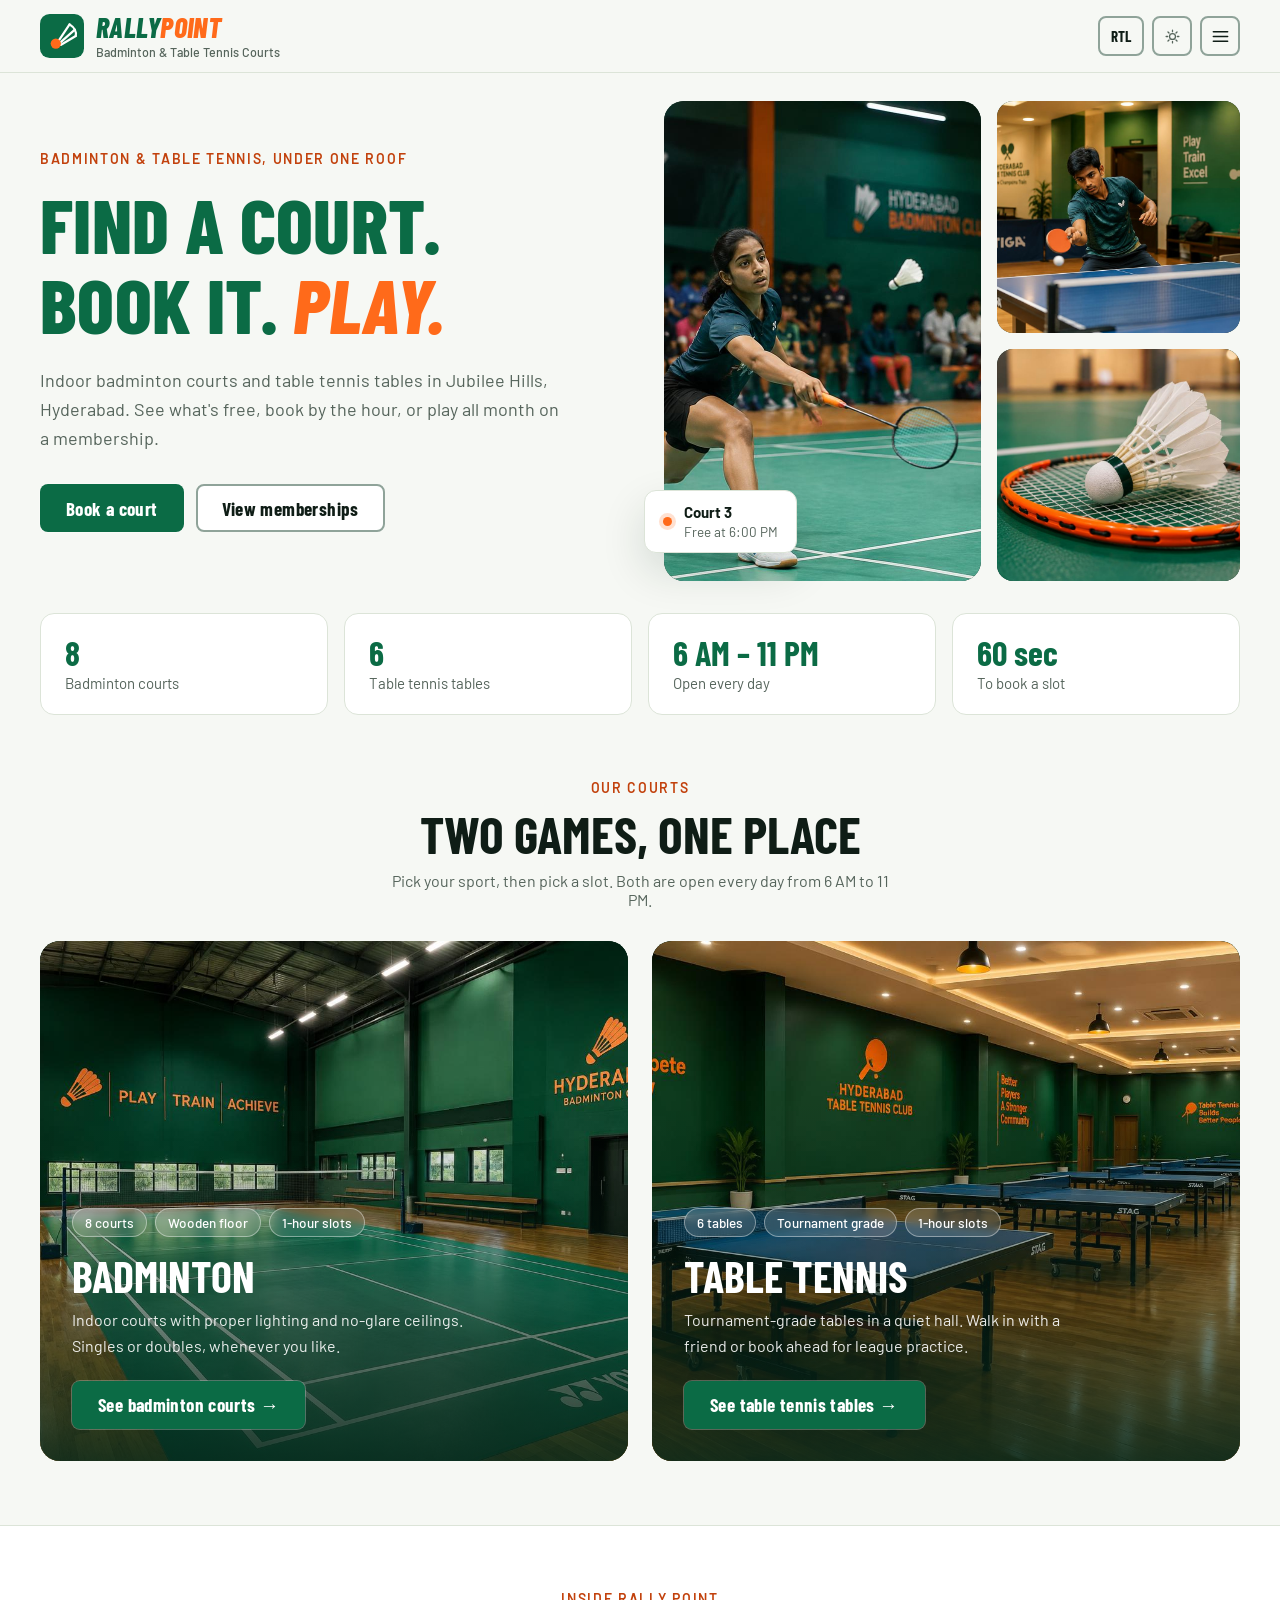
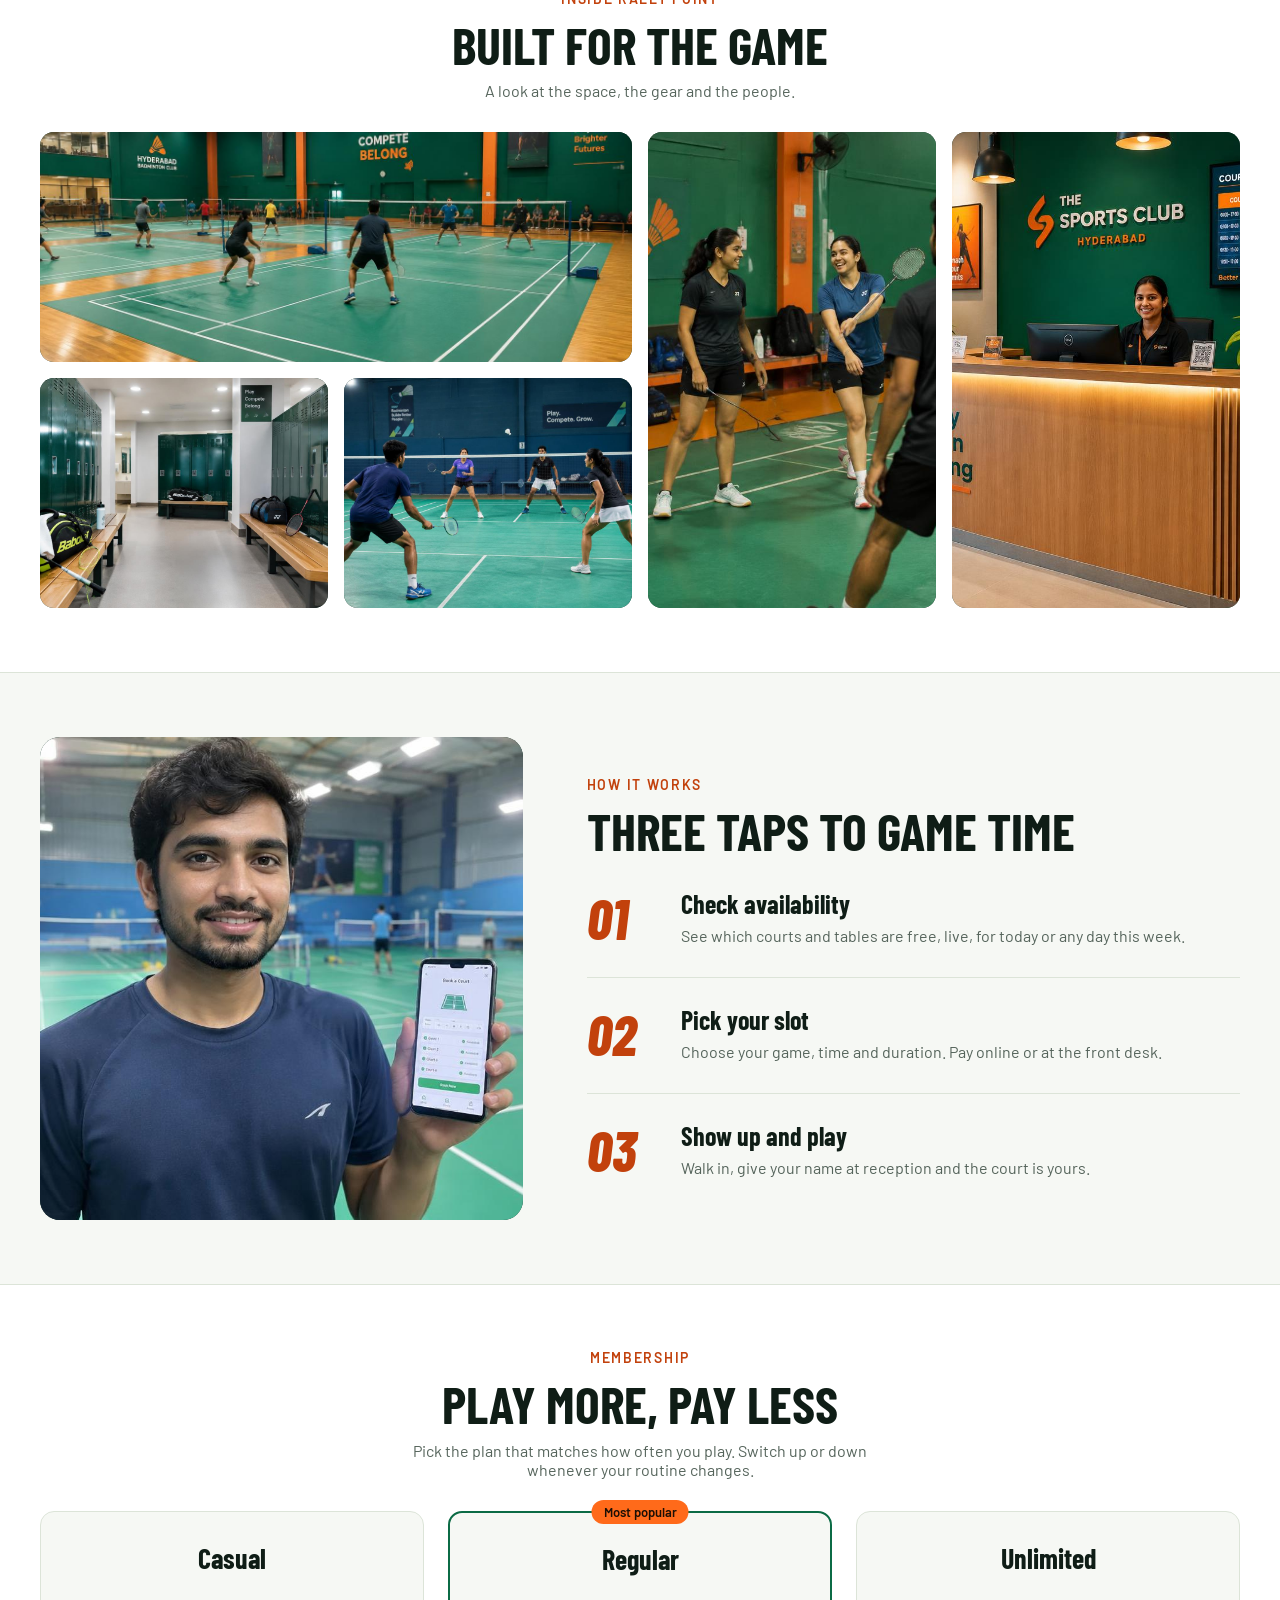
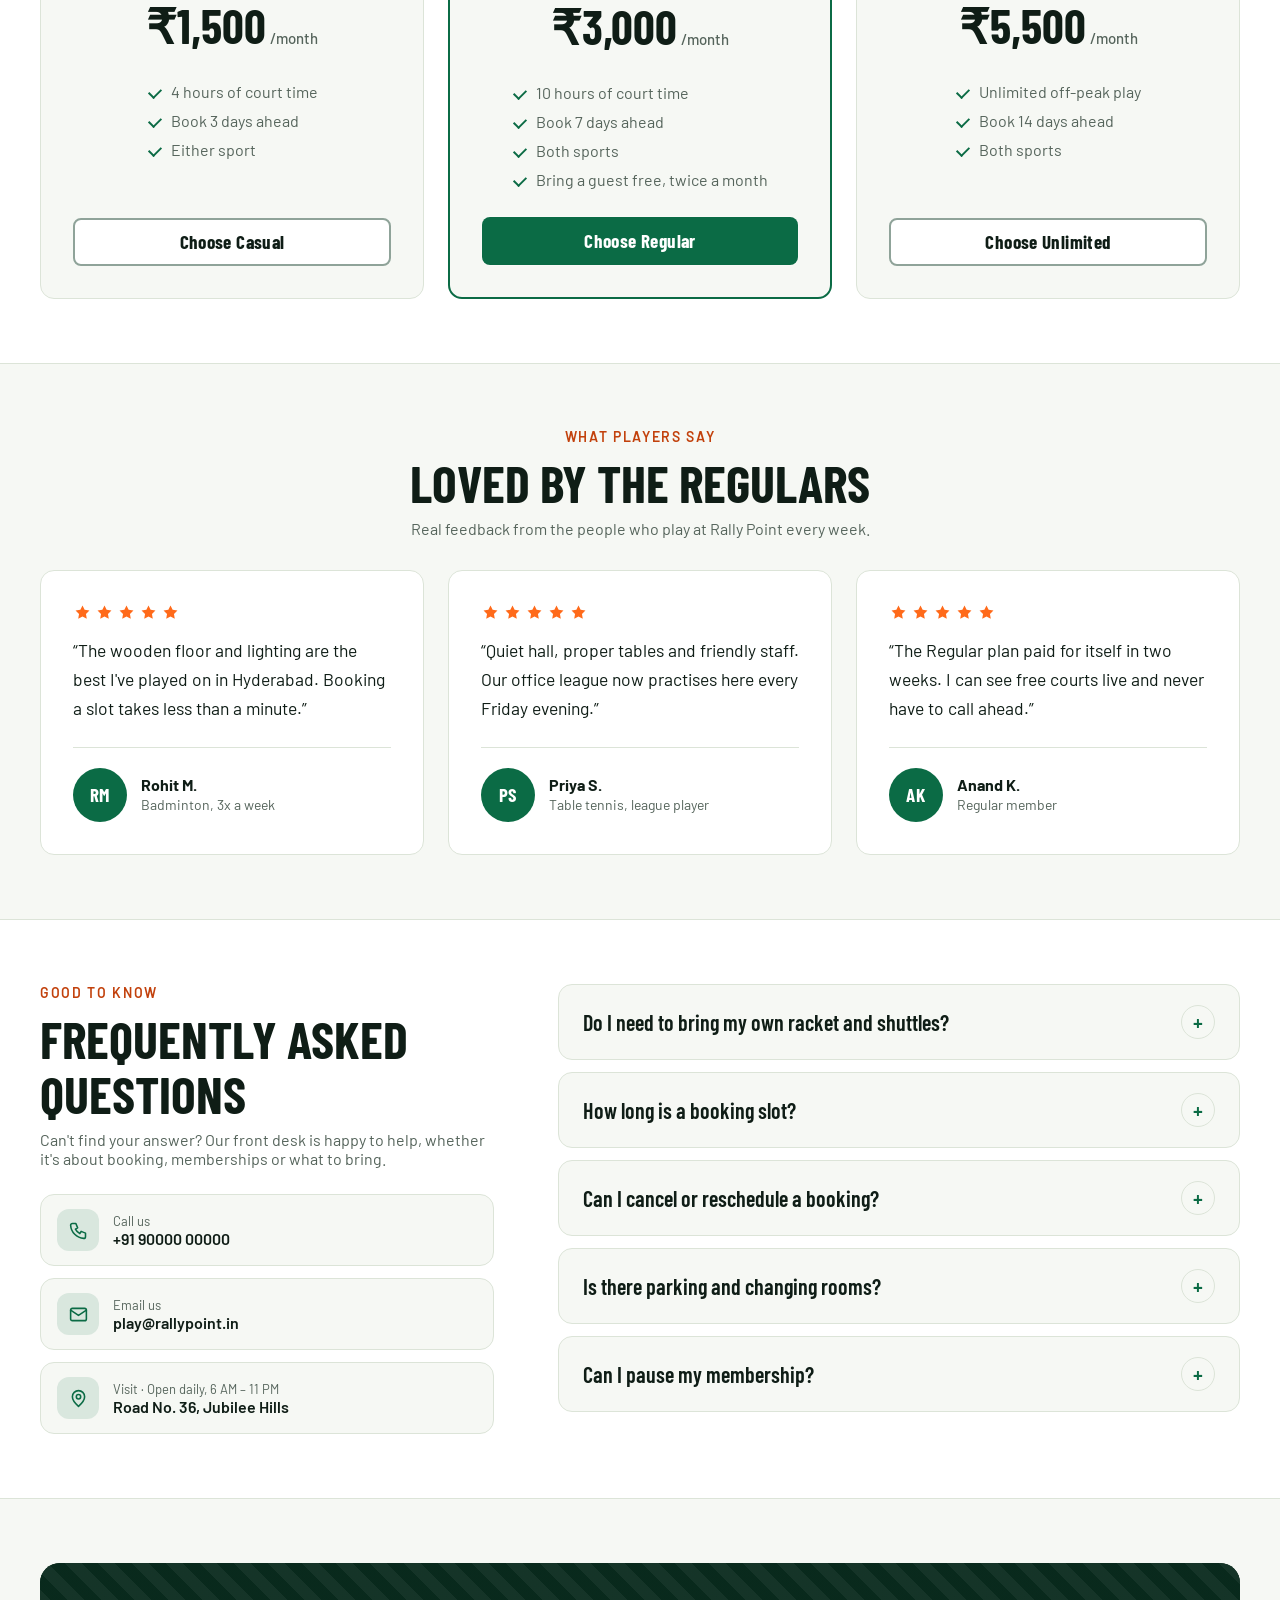
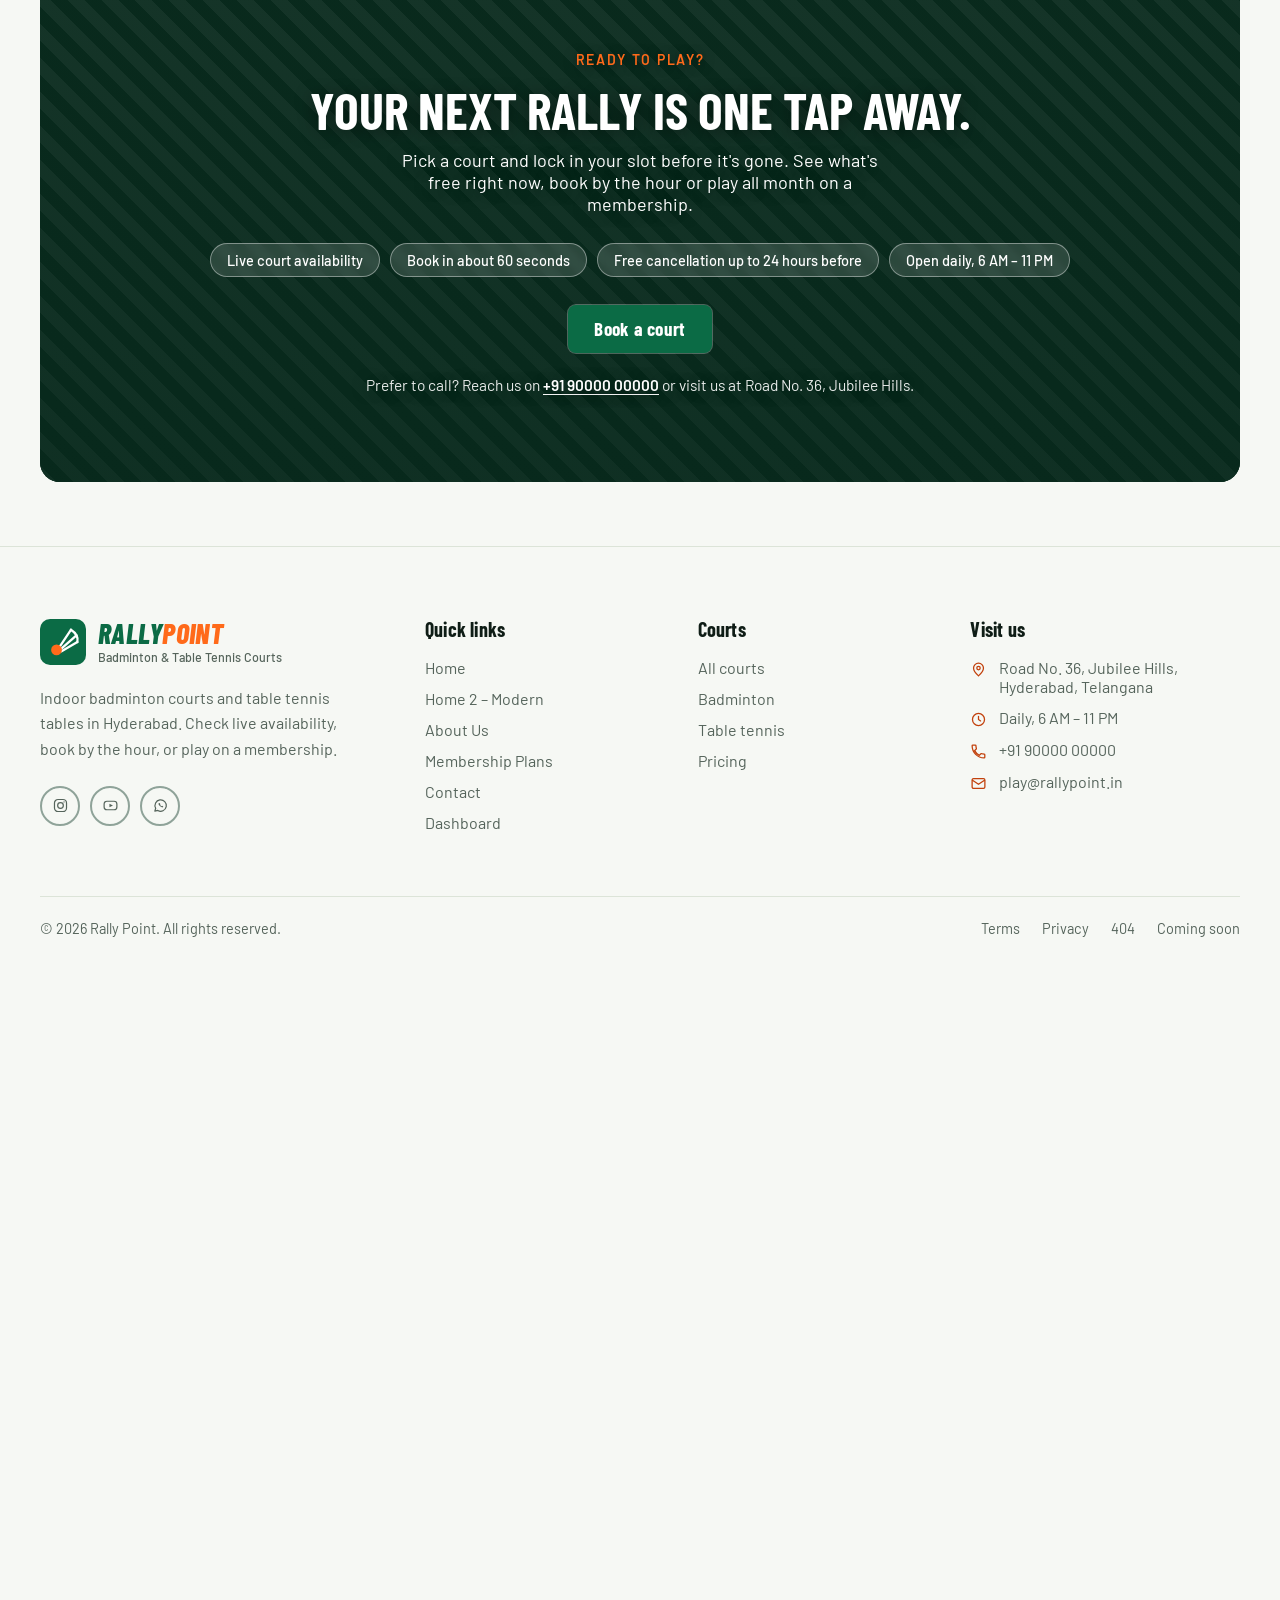
<file: index.html>
<!DOCTYPE html>
<html lang="en">
<head>
<meta charset="UTF-8"/>
<meta http-equiv="refresh" content="0; url=./home/index.html"/>
<title></title>
</head>
<body>
<p> <a href="./home/index.html"></a></p>
</body>
</html>
</file>
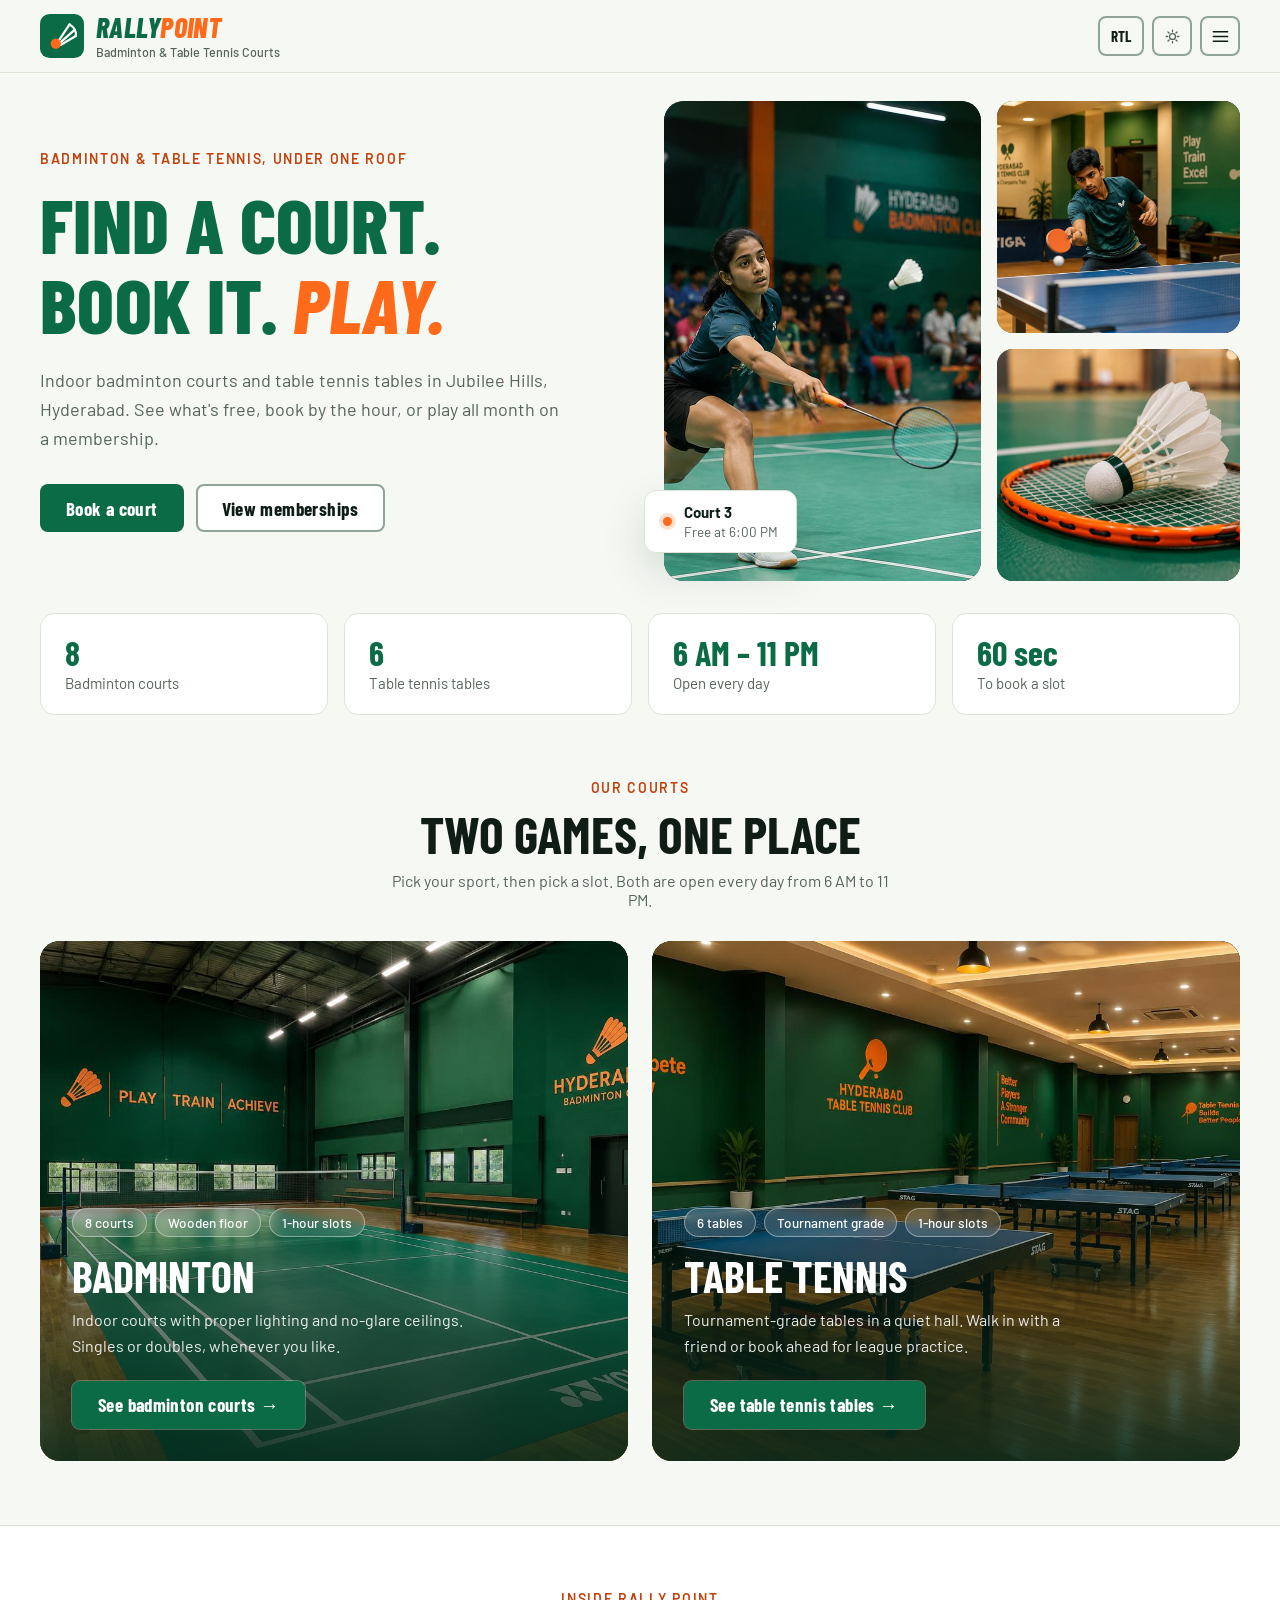
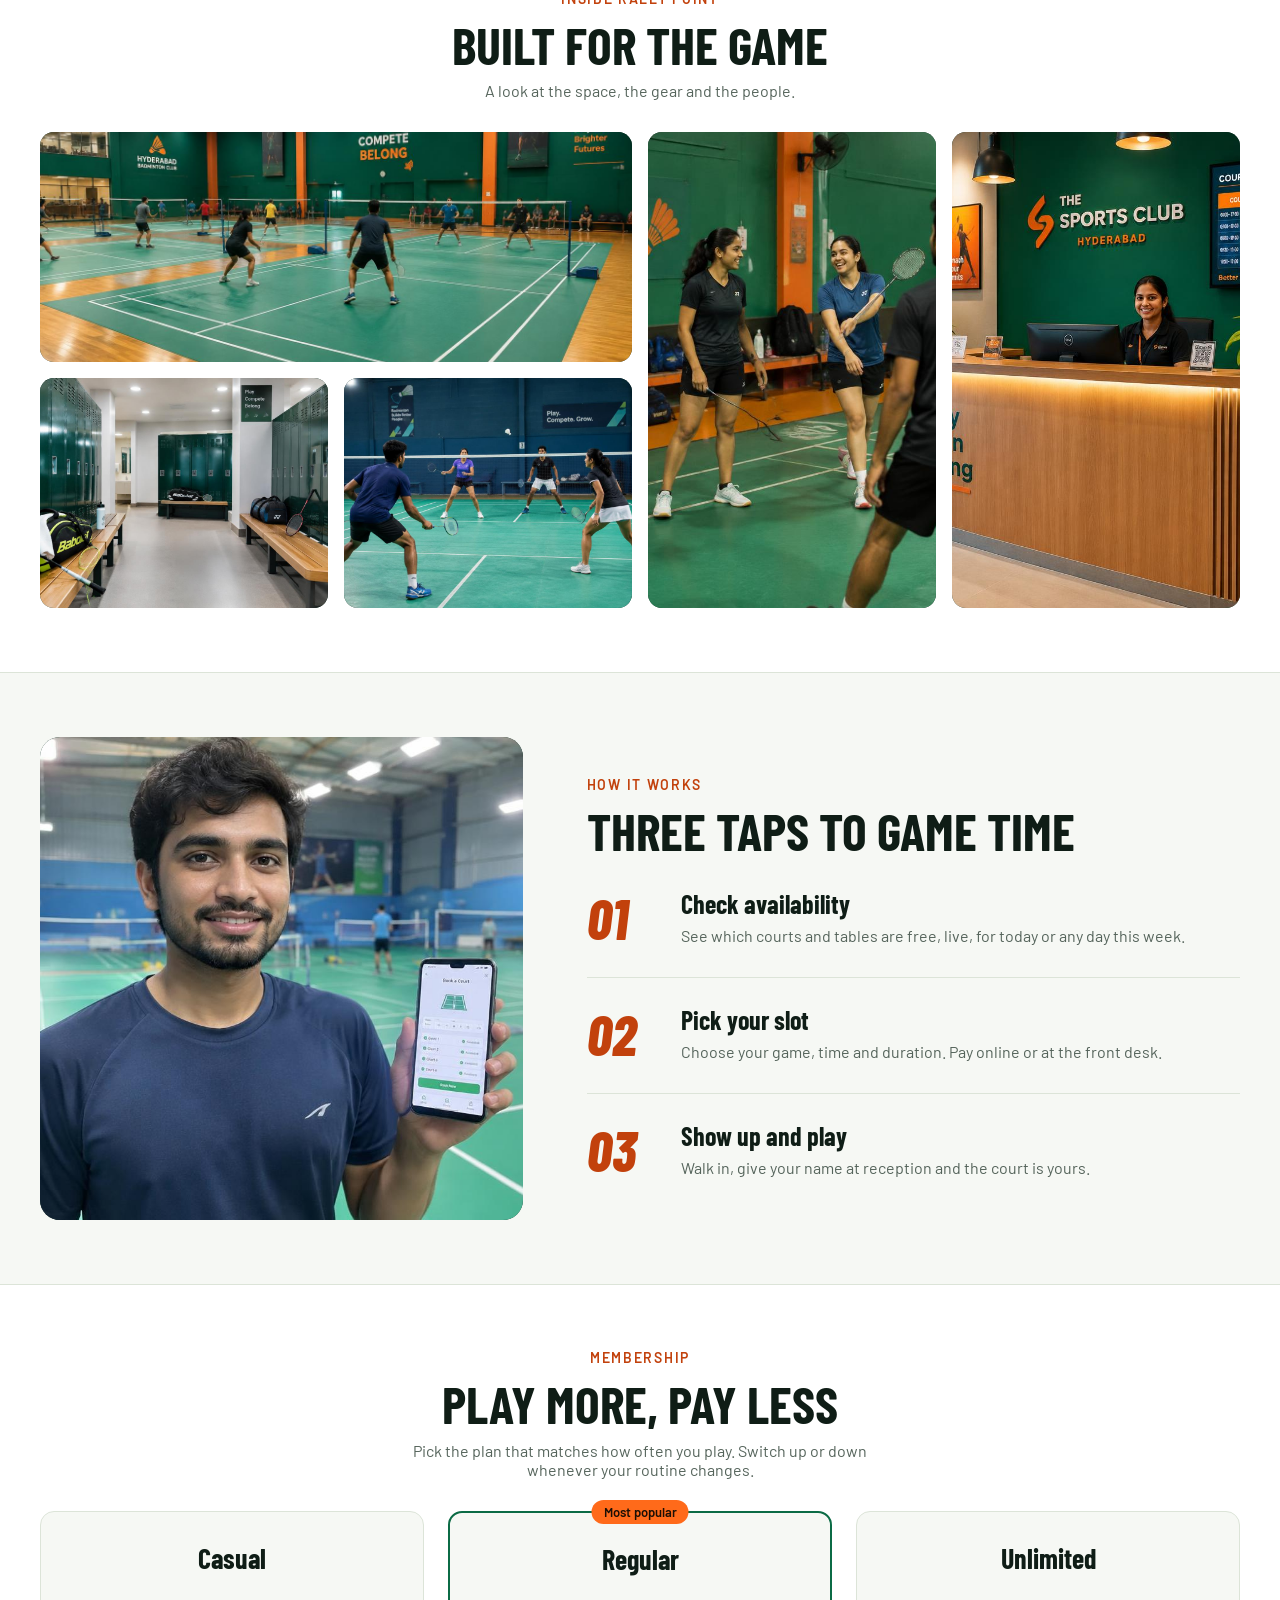
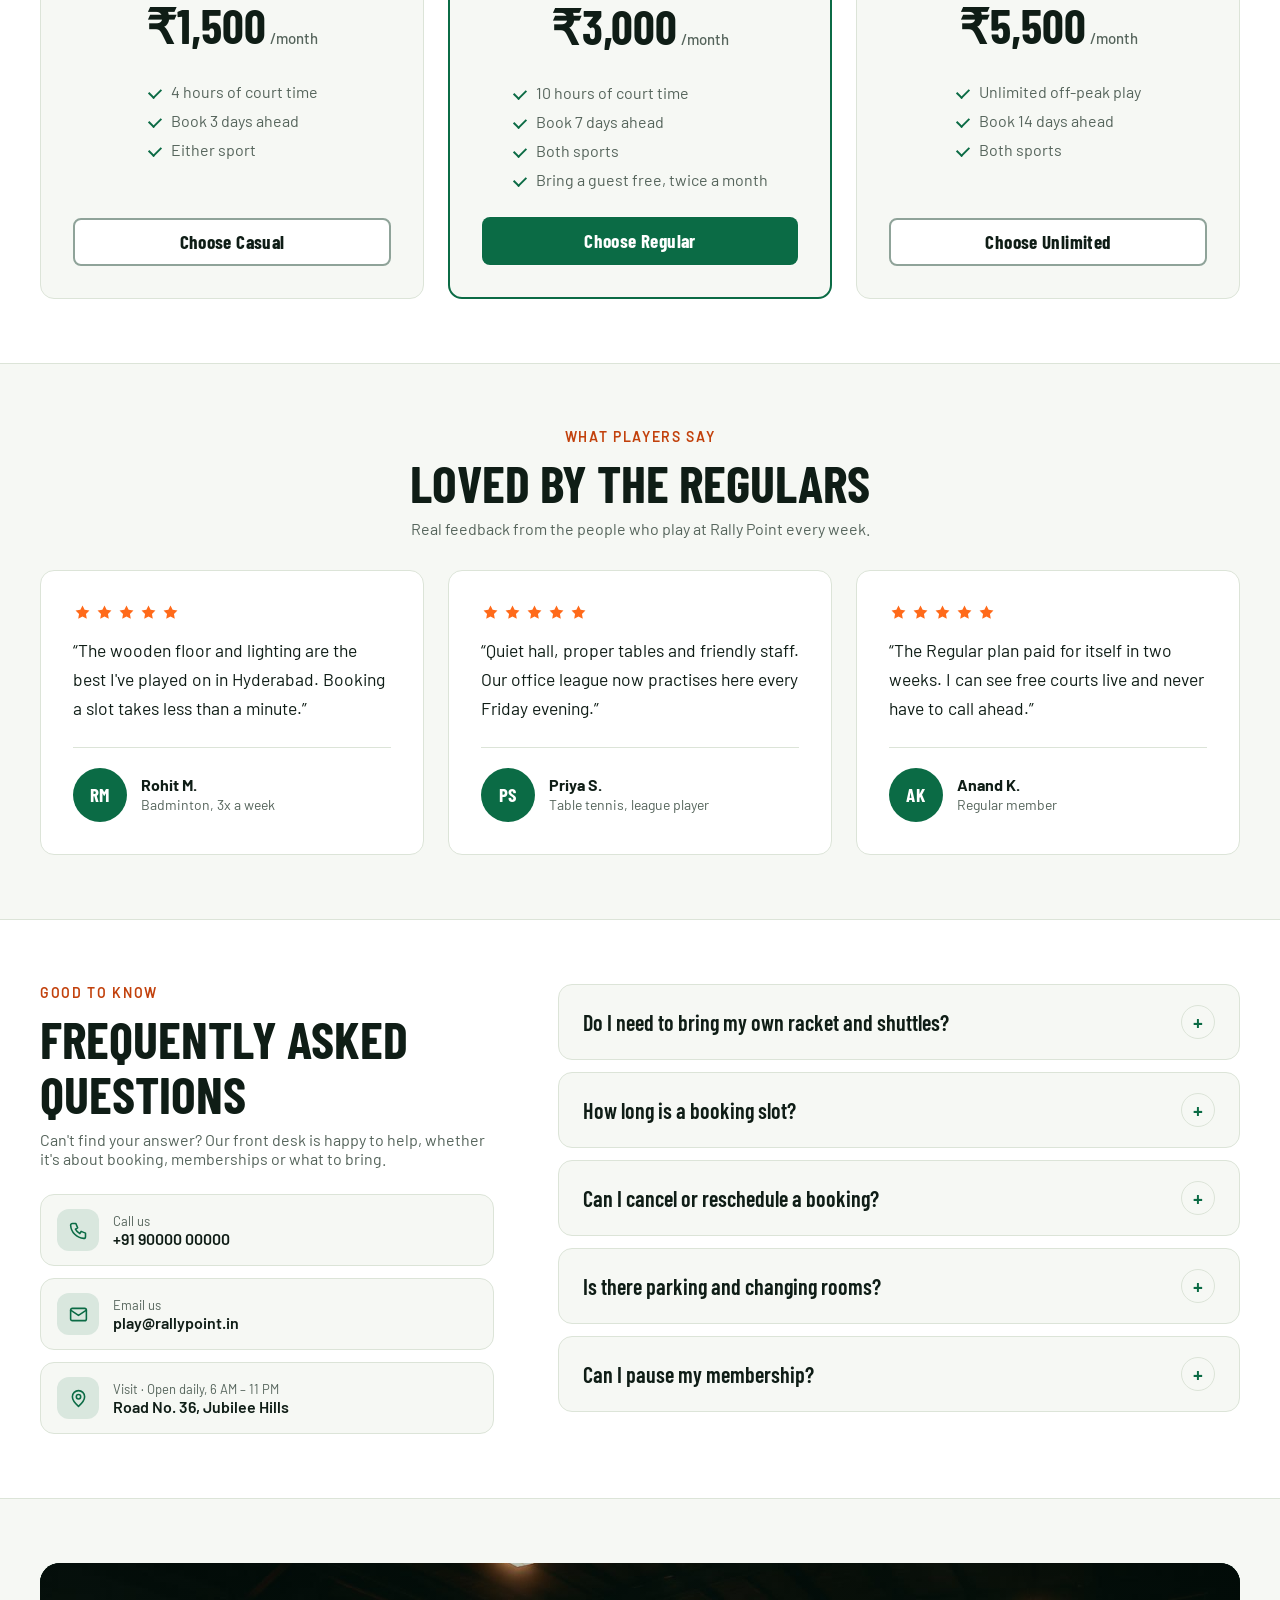
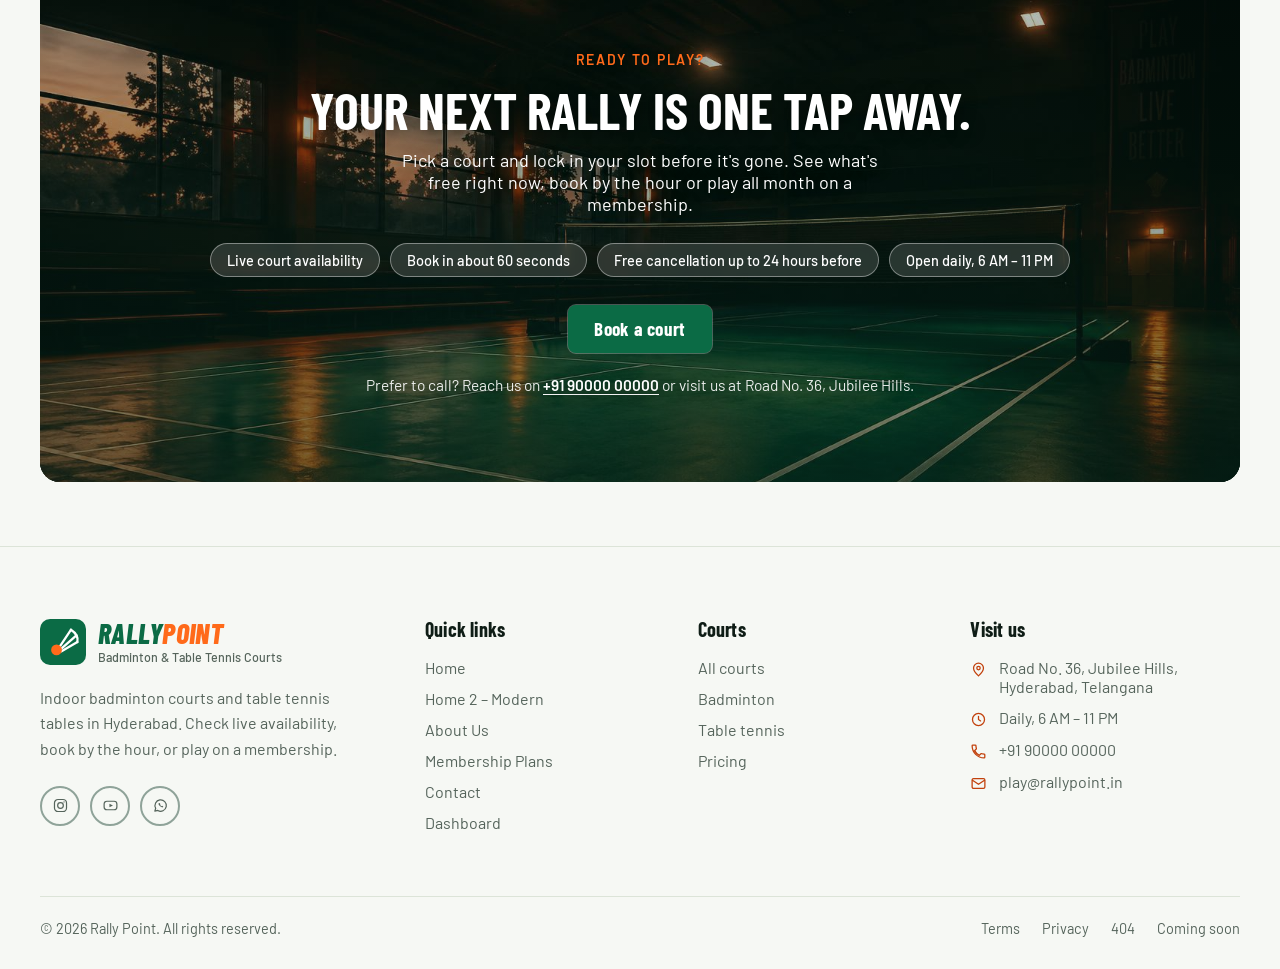
<file: home/index.html>
<!DOCTYPE html>
<html lang="en" dir="ltr" data-theme="light">
<head>
<meta charset="UTF-8">
<meta name="viewport" content="width=device-width, initial-scale=1.0">
<title>Rally Point — Book Badminton &amp; Table Tennis Courts in Hyderabad</title>
<meta name="description" content="See which badminton courts and table tennis tables are free, book a slot in minutes, or join as a member.">
<link rel="preconnect" href="https://fonts.googleapis.com">
<link rel="preconnect" href="https://fonts.gstatic.com" crossorigin>
<link href="https://fonts.googleapis.com/css2?family=Barlow+Condensed:ital,wght@0,600;0,700;0,800;1,800&family=Barlow:wght@400;500;600&display=swap" rel="stylesheet">
<link rel="stylesheet" href="style.css">
<link rel="stylesheet" href="home.css">
<link rel="icon" href="data:image/svg+xml,%3Csvg xmlns='http://www.w3.org/2000/svg' viewBox='0 0 64 64' fill='none'%3E%3Crect width='64' height='64' rx='14' fill='%230B6B45'/%3E%3Cg stroke='%23fff' stroke-width='3.2' stroke-linecap='round'%3E%3Cpath d='M27 39L43 15M29 42L50.7 22.7M30 45L52 32M43 15Q54 22 52 32'/%3E%3C/g%3E%3Ccircle cx='23' cy='43' r='7.5' fill='%23FF6A1A'/%3E%3C/svg%3E">
</head>
<body>

<header class="site">
  <div class="wrap nav-row">
    <a href="../home/index.html" class="brand" aria-label="Rally Point home">
        <span class="brand-mark" aria-hidden="true">
        <svg viewBox="0 0 64 64" fill="none">
          <rect width="64" height="64" rx="14" fill="var(--logo-bg)"/>
          <g stroke="#fff" stroke-width="3.2" stroke-linecap="round" fill="none">
            <path d="M27 39L43 15"/><path d="M29 42L50.7 22.7"/><path d="M30 45L52 32"/><path d="M43 15Q54 22 52 32"/>
          </g>
          <circle cx="23" cy="43" r="7.5" fill="var(--logo-ball)"/>
        </svg>
        </span>
        <span class="brand-text">
          <span class="logo-word">Rally<em>Point</em></span>
          <span class="brand-sub">Badminton &amp; Table Tennis Courts</span>
        </span>
      </a>

    <nav class="primary" aria-label="Main">
      <div class="nav-item">
        <a href="../home/index.html" class="active">Home
          <svg class="caret" viewBox="0 0 24 24" fill="none" stroke="currentColor" stroke-width="2.4"><path d="M6 9l6 6 6-6" stroke-linecap="round" stroke-linejoin="round"/></svg>
        </a>
        <div class="dropdown">
          <a href="../home/index.html" aria-current="page">Home 1 – Classic</a>
          <a href="../home2/home-2.html">Home 2 – Modern</a>
        </div>
      </div>
      <a href="../about/about.html">About Us</a>
      <a href="../courts/courts.html">Courts</a>
      <a href="../membership/membership.html">Membership Plans</a>
      <a href="../contact/contact.html">Contact</a>
      <a href="../dashboard/dashboard.html">Dashboard</a>
    </nav>

    <div class="nav-actions">
      <button class="btn btn-outline btn-sm" id="dir-toggle" aria-label="Toggle text direction">RTL</button>
      <button class="icon-btn" id="theme-toggle" aria-label="Toggle dark mode">
        <svg class="sun" viewBox="0 0 24 24" fill="none" stroke="currentColor" stroke-width="1.8"><circle cx="12" cy="12" r="4.2"/><path d="M12 3v2.2M12 18.8V21M21 12h-2.2M5.2 12H3M18.4 5.6l-1.5 1.5M7.1 16.9l-1.5 1.5M18.4 18.4l-1.5-1.5M7.1 7.1L5.6 5.6" stroke-linecap="round"/></svg>
        <svg class="moon" viewBox="0 0 24 24" fill="none" stroke="currentColor" stroke-width="1.8"><path d="M20 14.5A8.5 8.5 0 1 1 9.5 4a7 7 0 0 0 10.5 10.5z" stroke-linejoin="round"/></svg>
      </button>
      <a href="../login/login.html" class="btn btn-primary btn-sm desktop-only"><svg viewBox="0 0 24 24" fill="none" stroke="currentColor" stroke-width="2" stroke-linecap="round"><circle cx="12" cy="8" r="3.6"/><path d="M5 20c1.4-3.8 4.2-5.6 7-5.6s5.6 1.8 7 5.6"/></svg><span>Login</span></a>
      <button class="menu-toggle" id="menu-toggle" aria-label="Open menu" aria-expanded="false" aria-controls="mobile-panel">
        <svg viewBox="0 0 24 24" fill="none" stroke="currentColor" stroke-width="2"><path d="M3 6h18M3 12h18M3 18h18" stroke-linecap="round"/></svg>
      </button>
    </div>
  </div>

  <div class="mobile-panel" id="mobile-panel">
    <details class="mobile-dropdown">
      <summary>Home</summary>
      <a href="../home/index.html">Home 1 – Classic</a>
      <a href="../home2/home-2.html">Home 2 – Modern</a>
    </details>
    <a href="../about/about.html">About Us</a>
    <a href="../courts/courts.html">Courts</a>
    <a href="../membership/membership.html">Membership Plans</a>
    <a href="../contact/contact.html">Contact</a>
    <a href="../dashboard/dashboard.html">Dashboard</a>
    <div class="mobile-actions">
      <a href="../login/login.html" class="btn btn-primary"><svg viewBox="0 0 24 24" fill="none" stroke="currentColor" stroke-width="2" stroke-linecap="round"><circle cx="12" cy="8" r="3.6"/><path d="M5 20c1.4-3.8 4.2-5.6 7-5.6s5.6 1.8 7 5.6"/></svg><span>Login</span></a>
    </div>
  </div>
</header>

<main>

  <section class="hero">
    <div class="wrap hero-grid">
      <div class="hero-copy">
        <span class="kicker">Badminton &amp; table tennis, under one roof</span>
        <h1>Find a court.<br>Book it. <em>Play.</em></h1>
        <p class="lead">Indoor badminton courts and table tennis tables in Jubilee Hills, Hyderabad. See what's free, book by the hour, or play all month on a membership.</p>
        <div class="hero-actions">
          <a href="../courts/courts.html" class="btn btn-secondary">Book a court</a>
          <a href="../membership/membership.html" class="btn btn-outline">View memberships</a>
        </div>
      </div>

      <div class="hero-collage">
        <figure class="media hero-main"><img src="images/hero-main.jpg" alt="Players in a badminton rally on an indoor court" onerror="this.remove()"></figure>
        <figure class="media hero-sub-a"><img src="images/hero-sub-1.jpg" alt="Table tennis match in progress" onerror="this.remove()"></figure>
        <figure class="media hero-sub-b"><img src="images/hero-sub-2.jpg" alt="Shuttlecock and racket close up" onerror="this.remove()"></figure>
        <div class="float-card" aria-hidden="true">
          <span class="live-dot"></span>
          <div><strong>Court 3</strong><span>Free at 6:00 PM</span></div>
        </div>
      </div>
    </div>
  </section>

  <section class="wrap">
    <ul class="stats">
      <li><strong>8</strong><span>Badminton courts</span></li>
      <li><strong>6</strong><span>Table tennis tables</span></li>
      <li><strong>6 AM – 11 PM</strong><span>Open every day</span></li>
      <li><strong>60 sec</strong><span>To book a slot</span></li>
    </ul>
  </section>

  <section class="section">
    <div class="wrap">
      <div class="section-head">
        <span class="kicker">Our courts</span>
        <h2>Two games, one place</h2>
        <p>Pick your sport, then pick a slot. Both are open every day from 6 AM to 11 PM.</p>
      </div>
      <div class="game-grid">
        <article class="game" id="badminton">
          <figure class="media game-img"><img src="images/badminton.jpg" alt="Indoor badminton court with wooden floor" loading="lazy" onerror="this.remove()"></figure>
          <div class="game-body">
            <ul class="game-tags"><li>8 courts</li><li>Wooden floor</li><li>1-hour slots</li></ul>
            <h3>Badminton</h3>
            <p>Indoor courts with proper lighting and no-glare ceilings. Singles or doubles, whenever you like.</p>
            <a href="../courts/courts.html#badminton" class="btn btn-secondary">See badminton courts →</a>
          </div>
        </article>
        <article class="game" id="table-tennis">
          <figure class="media game-img"><img src="images/table-tennis.jpg" alt="Tournament-grade table tennis tables in a quiet hall" loading="lazy" onerror="this.remove()"></figure>
          <div class="game-body">
            <ul class="game-tags"><li>6 tables</li><li>Tournament grade</li><li>1-hour slots</li></ul>
            <h3>Table tennis</h3>
            <p>Tournament-grade tables in a quiet hall. Walk in with a friend or book ahead for league practice.</p>
            <a href="../courts/courts.html#table-tennis" class="btn btn-secondary">See table tennis tables →</a>
          </div>
        </article>
      </div>
    </div>
  </section>

  <section class="section alt">
    <div class="wrap">
      <div class="section-head">
        <span class="kicker">Inside Rally Point</span>
        <h2>Built for the game</h2>
        <p>A look at the space, the gear and the people.</p>
      </div>
      <div class="gallery">
        <figure class="media g1"><img src="images/gallery-1.jpg" alt="Main hall with badminton courts" loading="lazy" onerror="this.remove()"></figure>
        <figure class="media g2"><img src="images/gallery-2.jpg" alt="Players warming up" loading="lazy" onerror="this.remove()"></figure>
        <figure class="media g3"><img src="images/gallery-3.jpg" alt="Reception and front desk" loading="lazy" onerror="this.remove()"></figure>
        <figure class="media g4"><img src="images/gallery-4.jpg" alt="Changing rooms and lockers" loading="lazy" onerror="this.remove()"></figure>
        <figure class="media g5"><img src="images/gallery-5.jpg" alt="Friends playing doubles" loading="lazy" onerror="this.remove()"></figure>
      </div>
    </div>
  </section>

  <section class="section">
    <div class="wrap how-grid">
      <figure class="media how-img"><img src="images/how-it-works.jpg" alt="Player booking a court on a phone" loading="lazy" onerror="this.remove()"></figure>
      <div>
        <div class="section-head">
          <span class="kicker">How it works</span>
          <h2>Three taps to game time</h2>
        </div>
        <ol class="steps">
          <li><span class="step-no">01</span><div><h3>Check availability</h3><p>See which courts and tables are free, live, for today or any day this week.</p></div></li>
          <li><span class="step-no">02</span><div><h3>Pick your slot</h3><p>Choose your game, time and duration. Pay online or at the front desk.</p></div></li>
          <li><span class="step-no">03</span><div><h3>Show up and play</h3><p>Walk in, give your name at reception and the court is yours.</p></div></li>
        </ol>
      </div>
    </div>
  </section>

  <section class="section alt">
    <div class="wrap">
      <div class="section-head">
        <span class="kicker">Membership</span>
        <h2>Play more, pay less</h2>
        <p>Pick the plan that matches how often you play. Switch up or down whenever your routine changes.</p>
      </div>
      <div class="cards three">
        <article class="card plan">
          <h3>Casual</h3>
          <p class="price">₹1,500<small>/month</small></p>
          <ul><li>4 hours of court time</li><li>Book 3 days ahead</li><li>Either sport</li></ul>
          <a href="../membership/membership.html" class="btn btn-outline">Choose Casual</a>
        </article>
        <article class="card plan featured">
          <span class="badge">Most popular</span>
          <h3>Regular</h3>
          <p class="price">₹3,000<small>/month</small></p>
          <ul><li>10 hours of court time</li><li>Book 7 days ahead</li><li>Both sports</li><li>Bring a guest free, twice a month</li></ul>
          <a href="../membership/membership.html" class="btn btn-secondary">Choose Regular</a>
        </article>
        <article class="card plan">
          <h3>Unlimited</h3>
          <p class="price">₹5,500<small>/month</small></p>
          <ul><li>Unlimited off-peak play</li><li>Book 14 days ahead</li><li>Both sports</li></ul>
          <a href="../membership/membership.html" class="btn btn-outline">Choose Unlimited</a>
        </article>
      </div>
    </div>
  </section>

  <section class="section">
    <div class="wrap">
      <div class="section-head center">
        <span class="kicker">What players say</span>
        <h2>Loved by the regulars</h2>
        <p>Real feedback from the people who play at Rally Point every week.</p>
      </div>
      <div class="cards three">
        <figure class="card quote">
          <div class="stars" role="img" aria-label="5 out of 5 stars"><svg viewBox="0 0 24 24" fill="currentColor"><path d="M12 3l2.7 5.6 6.1.9-4.4 4.3 1 6.1L12 17l-5.4 2.9 1-6.1L3.2 9.5l6.1-.9z"/></svg><svg viewBox="0 0 24 24" fill="currentColor"><path d="M12 3l2.7 5.6 6.1.9-4.4 4.3 1 6.1L12 17l-5.4 2.9 1-6.1L3.2 9.5l6.1-.9z"/></svg><svg viewBox="0 0 24 24" fill="currentColor"><path d="M12 3l2.7 5.6 6.1.9-4.4 4.3 1 6.1L12 17l-5.4 2.9 1-6.1L3.2 9.5l6.1-.9z"/></svg><svg viewBox="0 0 24 24" fill="currentColor"><path d="M12 3l2.7 5.6 6.1.9-4.4 4.3 1 6.1L12 17l-5.4 2.9 1-6.1L3.2 9.5l6.1-.9z"/></svg><svg viewBox="0 0 24 24" fill="currentColor"><path d="M12 3l2.7 5.6 6.1.9-4.4 4.3 1 6.1L12 17l-5.4 2.9 1-6.1L3.2 9.5l6.1-.9z"/></svg></div>
          <blockquote>“The wooden floor and lighting are the best I've played on in Hyderabad. Booking a slot takes less than a minute.”</blockquote>
          <figcaption><span class="avatar" aria-hidden="true"><img src="https://randomuser.me/api/portraits/men/32.jpg" alt="" loading="lazy" onerror="this.remove()">RM</span><span><strong>Rohit M.</strong><small>Badminton, 3x a week</small></span></figcaption>
        </figure>
        <figure class="card quote">
          <div class="stars" role="img" aria-label="5 out of 5 stars"><svg viewBox="0 0 24 24" fill="currentColor"><path d="M12 3l2.7 5.6 6.1.9-4.4 4.3 1 6.1L12 17l-5.4 2.9 1-6.1L3.2 9.5l6.1-.9z"/></svg><svg viewBox="0 0 24 24" fill="currentColor"><path d="M12 3l2.7 5.6 6.1.9-4.4 4.3 1 6.1L12 17l-5.4 2.9 1-6.1L3.2 9.5l6.1-.9z"/></svg><svg viewBox="0 0 24 24" fill="currentColor"><path d="M12 3l2.7 5.6 6.1.9-4.4 4.3 1 6.1L12 17l-5.4 2.9 1-6.1L3.2 9.5l6.1-.9z"/></svg><svg viewBox="0 0 24 24" fill="currentColor"><path d="M12 3l2.7 5.6 6.1.9-4.4 4.3 1 6.1L12 17l-5.4 2.9 1-6.1L3.2 9.5l6.1-.9z"/></svg><svg viewBox="0 0 24 24" fill="currentColor"><path d="M12 3l2.7 5.6 6.1.9-4.4 4.3 1 6.1L12 17l-5.4 2.9 1-6.1L3.2 9.5l6.1-.9z"/></svg></div>
          <blockquote>“Quiet hall, proper tables and friendly staff. Our office league now practises here every Friday evening.”</blockquote>
          <figcaption><span class="avatar" aria-hidden="true"><img src="https://randomuser.me/api/portraits/women/44.jpg" alt="" loading="lazy" onerror="this.remove()">PS</span><span><strong>Priya S.</strong><small>Table tennis, league player</small></span></figcaption>
        </figure>
        <figure class="card quote">
          <div class="stars" role="img" aria-label="5 out of 5 stars"><svg viewBox="0 0 24 24" fill="currentColor"><path d="M12 3l2.7 5.6 6.1.9-4.4 4.3 1 6.1L12 17l-5.4 2.9 1-6.1L3.2 9.5l6.1-.9z"/></svg><svg viewBox="0 0 24 24" fill="currentColor"><path d="M12 3l2.7 5.6 6.1.9-4.4 4.3 1 6.1L12 17l-5.4 2.9 1-6.1L3.2 9.5l6.1-.9z"/></svg><svg viewBox="0 0 24 24" fill="currentColor"><path d="M12 3l2.7 5.6 6.1.9-4.4 4.3 1 6.1L12 17l-5.4 2.9 1-6.1L3.2 9.5l6.1-.9z"/></svg><svg viewBox="0 0 24 24" fill="currentColor"><path d="M12 3l2.7 5.6 6.1.9-4.4 4.3 1 6.1L12 17l-5.4 2.9 1-6.1L3.2 9.5l6.1-.9z"/></svg><svg viewBox="0 0 24 24" fill="currentColor"><path d="M12 3l2.7 5.6 6.1.9-4.4 4.3 1 6.1L12 17l-5.4 2.9 1-6.1L3.2 9.5l6.1-.9z"/></svg></div>
          <blockquote>“The Regular plan paid for itself in two weeks. I can see free courts live and never have to call ahead.”</blockquote>
          <figcaption><span class="avatar" aria-hidden="true"><img src="https://randomuser.me/api/portraits/men/75.jpg" alt="" loading="lazy" onerror="this.remove()">AK</span><span><strong>Anand K.</strong><small>Regular member</small></span></figcaption>
        </figure>
      </div>
    </div>
  </section>

  <section class="section alt">
    <div class="wrap faq-grid">
      <div class="section-head">
        <span class="kicker">Good to know</span>
        <h2>Frequently asked questions</h2>
        <p>Can't find your answer? Our front desk is happy to help, whether it's about booking, memberships or what to bring.</p>
        <ul class="faq-help">
          <li><span class="fh-ic"><svg viewBox="0 0 24 24" fill="none" stroke="currentColor" stroke-width="1.8" stroke-linecap="round" stroke-linejoin="round" aria-hidden="true"><path d="M5 4h4l2 5-2.5 1.5a11 11 0 005 5L15 13l5 2v4a2 2 0 01-2 2A16 16 0 013 6a2 2 0 012-2z"/></svg></span><span><small>Call us</small><a href="tel:+919000000000">+91 90000 00000</a></span></li>
          <li><span class="fh-ic"><svg viewBox="0 0 24 24" fill="none" stroke="currentColor" stroke-width="1.8" stroke-linecap="round" stroke-linejoin="round" aria-hidden="true"><rect x="3" y="5" width="18" height="14" rx="2"/><path d="M3 7l9 6 9-6"/></svg></span><span><small>Email us</small><a href="mailto:play@rallypoint.in">play@rallypoint.in</a></span></li>
          <li><span class="fh-ic"><svg viewBox="0 0 24 24" fill="none" stroke="currentColor" stroke-width="1.8" stroke-linecap="round" stroke-linejoin="round" aria-hidden="true"><path d="M12 21s7-6.2 7-11a7 7 0 00-14 0c0 4.8 7 11 7 11z"/><circle cx="12" cy="10" r="2.5"/></svg></span><span><small>Visit · Open daily, 6 AM – 11 PM</small><b>Road No. 36, Jubilee Hills</b></span></li>
        </ul>
      </div>
      <div class="faq">
        <details class="faq-item">
          <summary>Do I need to bring my own racket and shuttles?</summary>
          <p>No. Rackets and shuttlecocks are available to rent at the front desk, or you can bring your own.</p>
        </details>
        <details class="faq-item">
          <summary>How long is a booking slot?</summary>
          <p>Slots are one hour. You can book back-to-back slots if the court is free after yours.</p>
        </details>
        <details class="faq-item">
          <summary>Can I cancel or reschedule a booking?</summary>
          <p>Yes. Cancel or move your slot free of charge up to a few hours before it starts. See our cancellation policy for details.</p>
        </details>
        <details class="faq-item">
          <summary>Is there parking and changing rooms?</summary>
          <p>Yes. There is on-site parking, plus changing rooms and lockers for members and walk-ins.</p>
        </details>
        <details class="faq-item">
          <summary>Can I pause my membership?</summary>
          <p>Regular and Unlimited members can freeze their plan when travelling or injured and pick up again later.</p>
        </details>
      </div>
    </div>
  </section>

  <section class="wrap cta-wrap">
    <div class="cta">
      <figure class="media cta-bg"><img src="https://images.unsplash.com/photo-1708312604109-16c0be9326cd?fm=jpg&q=80&w=2000&auto=format&fit=crop" alt="" loading="lazy" onerror="this.onerror=function(){this.remove()};this.src='images/cta-bg.jpg'"></figure>
      <div class="cta-inner">
        <span class="kicker light">Ready to play?</span>
        <h2>Your next rally is one tap away.</h2>
        <p>Pick a court and lock in your slot before it's gone. See what's free right now, book by the hour or play all month on a membership.</p>
        <ul class="cta-perks">
          <li>Live court availability</li>
          <li>Book in about 60 seconds</li>
          <li>Free cancellation up to 24 hours before</li>
          <li>Open daily, 6 AM – 11 PM</li>
        </ul>
        <div class="cta-actions">
          <a href="../courts/courts.html" class="btn btn-secondary">Book a court</a>
        </div>
        <p class="cta-note">Prefer to call? Reach us on <a href="tel:+919000000000">+91 90000 00000</a> or visit us at Road No. 36, Jubilee Hills.</p>
      </div>
    </div>
  </section>

</main>

<footer class="site">
  <div class="wrap">
    <div class="footer-grid">
      <div class="footer-brand">
        <a href="../home/index.html" class="brand" aria-label="Rally Point home">
        <span class="brand-mark" aria-hidden="true">
        <svg viewBox="0 0 64 64" fill="none">
          <rect width="64" height="64" rx="14" fill="var(--logo-bg)"/>
          <g stroke="#fff" stroke-width="3.2" stroke-linecap="round" fill="none">
            <path d="M27 39L43 15"/><path d="M29 42L50.7 22.7"/><path d="M30 45L52 32"/><path d="M43 15Q54 22 52 32"/>
          </g>
          <circle cx="23" cy="43" r="7.5" fill="var(--logo-ball)"/>
        </svg>
        </span>
        <span class="brand-text">
          <span class="logo-word">Rally<em>Point</em></span>
          <span class="brand-sub">Badminton &amp; Table Tennis Courts</span>
        </span>
      </a>
        <p class="footer-desc">Indoor badminton courts and table tennis tables in Hyderabad. Check live availability, book by the hour, or play on a membership.</p>
        <div class="socials">
          <a href="#" aria-label="Instagram"><svg viewBox="0 0 24 24" fill="none" stroke="currentColor" stroke-width="1.7"><rect x="3.5" y="3.5" width="17" height="17" rx="5"/><circle cx="12" cy="12" r="4"/><circle cx="17" cy="7" r="0.9" fill="currentColor" stroke="none"/></svg></a>
          <a href="#" aria-label="YouTube"><svg viewBox="0 0 24 24" fill="none" stroke="currentColor" stroke-width="1.7"><rect x="3" y="6" width="18" height="12" rx="4"/><path d="M10.5 9.5l5 2.5-5 2.5z" fill="currentColor" stroke="none"/></svg></a>
          <a href="#" aria-label="WhatsApp"><svg viewBox="0 0 24 24" fill="none" stroke="currentColor" stroke-width="1.7" stroke-linecap="round" stroke-linejoin="round"><path d="M4 20l1.2-4.1A8 8 0 1 1 8.2 19z"/><path d="M9 9.2c.2 2.2 2.6 4.6 5.8 5.6l1.2-1.4-1.8-1-.9.6c-.8-.4-1.6-1.2-2-2l.6-.9-1-1.8z" fill="currentColor" stroke="none"/></svg></a>
        </div>
      </div>

      <div class="footer-col">
        <h4>Quick links</h4>
        <ul>
          <li><a href="../home/index.html">Home</a></li>
          <li><a href="../home2/home-2.html">Home 2 – Modern</a></li>
          <li><a href="../about/about.html">About Us</a></li>
          <li><a href="../membership/membership.html">Membership Plans</a></li>
          <li><a href="../contact/contact.html">Contact</a></li>
          <li><a href="../dashboard/dashboard.html">Dashboard</a></li>
        </ul>
      </div>

      <div class="footer-col">
        <h4>Courts</h4>
        <ul>
          <li><a href="../courts/courts.html">All courts</a></li>
          <li><a href="../courts/courts.html#badminton">Badminton</a></li>
          <li><a href="../courts/courts.html#table-tennis">Table tennis</a></li>
          <li><a href="../membership/membership.html#plans">Pricing</a></li>
        </ul>
      </div>

      <div class="footer-col">
        <h4>Visit us</h4>
        <ul>
          <li class="contact-line">
            <svg viewBox="0 0 24 24" fill="none" stroke="currentColor" stroke-width="1.8"><path d="M12 21s-7-6.1-7-11a7 7 0 0114 0c0 4.9-7 11-7 11z"/><circle cx="12" cy="10" r="2.4"/></svg>
            <span>Road No. 36, Jubilee Hills,<br>Hyderabad, Telangana</span>
          </li>
          <li class="contact-line">
            <svg viewBox="0 0 24 24" fill="none" stroke="currentColor" stroke-width="1.8"><circle cx="12" cy="12" r="8.5"/><path d="M12 7.5V12l3 2" stroke-linecap="round" stroke-linejoin="round"/></svg>
            <span>Daily, 6 AM – 11 PM</span>
          </li>
          <li class="contact-line">
            <svg viewBox="0 0 24 24" fill="none" stroke="currentColor" stroke-width="1.8"><path d="M6.6 10.8c1.4 2.8 3.8 5.2 6.6 6.6l2.2-2.2c.3-.3.7-.4 1-.2 1.1.4 2.3.6 3.5.6.6 0 1 .4 1 1V20c0 .6-.4 1-1 1C10.6 21 3 13.4 3 4c0-.6.4-1 1-1h3.4c.6 0 1 .4 1 1 0 1.2.2 2.4.6 3.5.1.4 0 .8-.2 1z"/></svg>
            <a href="tel:+919000000000">+91 90000 00000</a>
          </li>
          <li class="contact-line">
            <svg viewBox="0 0 24 24" fill="none" stroke="currentColor" stroke-width="1.8"><rect x="3" y="5" width="18" height="14" rx="2"/><path d="M3 7l9 6 9-6"/></svg>
            <a href="mailto:play@rallypoint.in">play@rallypoint.in</a>
          </li>
        </ul>
      </div>
    </div>

    <div class="footer-bottom">
      <span>© 2026 Rally Point. All rights reserved.</span>
      <div class="footer-bottom-links">
        <a href="../legal/terms.html">Terms</a>
        <a href="../legal/privacy.html">Privacy</a>
        <a href="../legal/404.html">404</a>
        <a href="../legal/coming-soon.html">Coming soon</a>
      </div>
    </div>
  </div>
</footer>

<script src="script.js"></script>
</body>
</html>
</file>
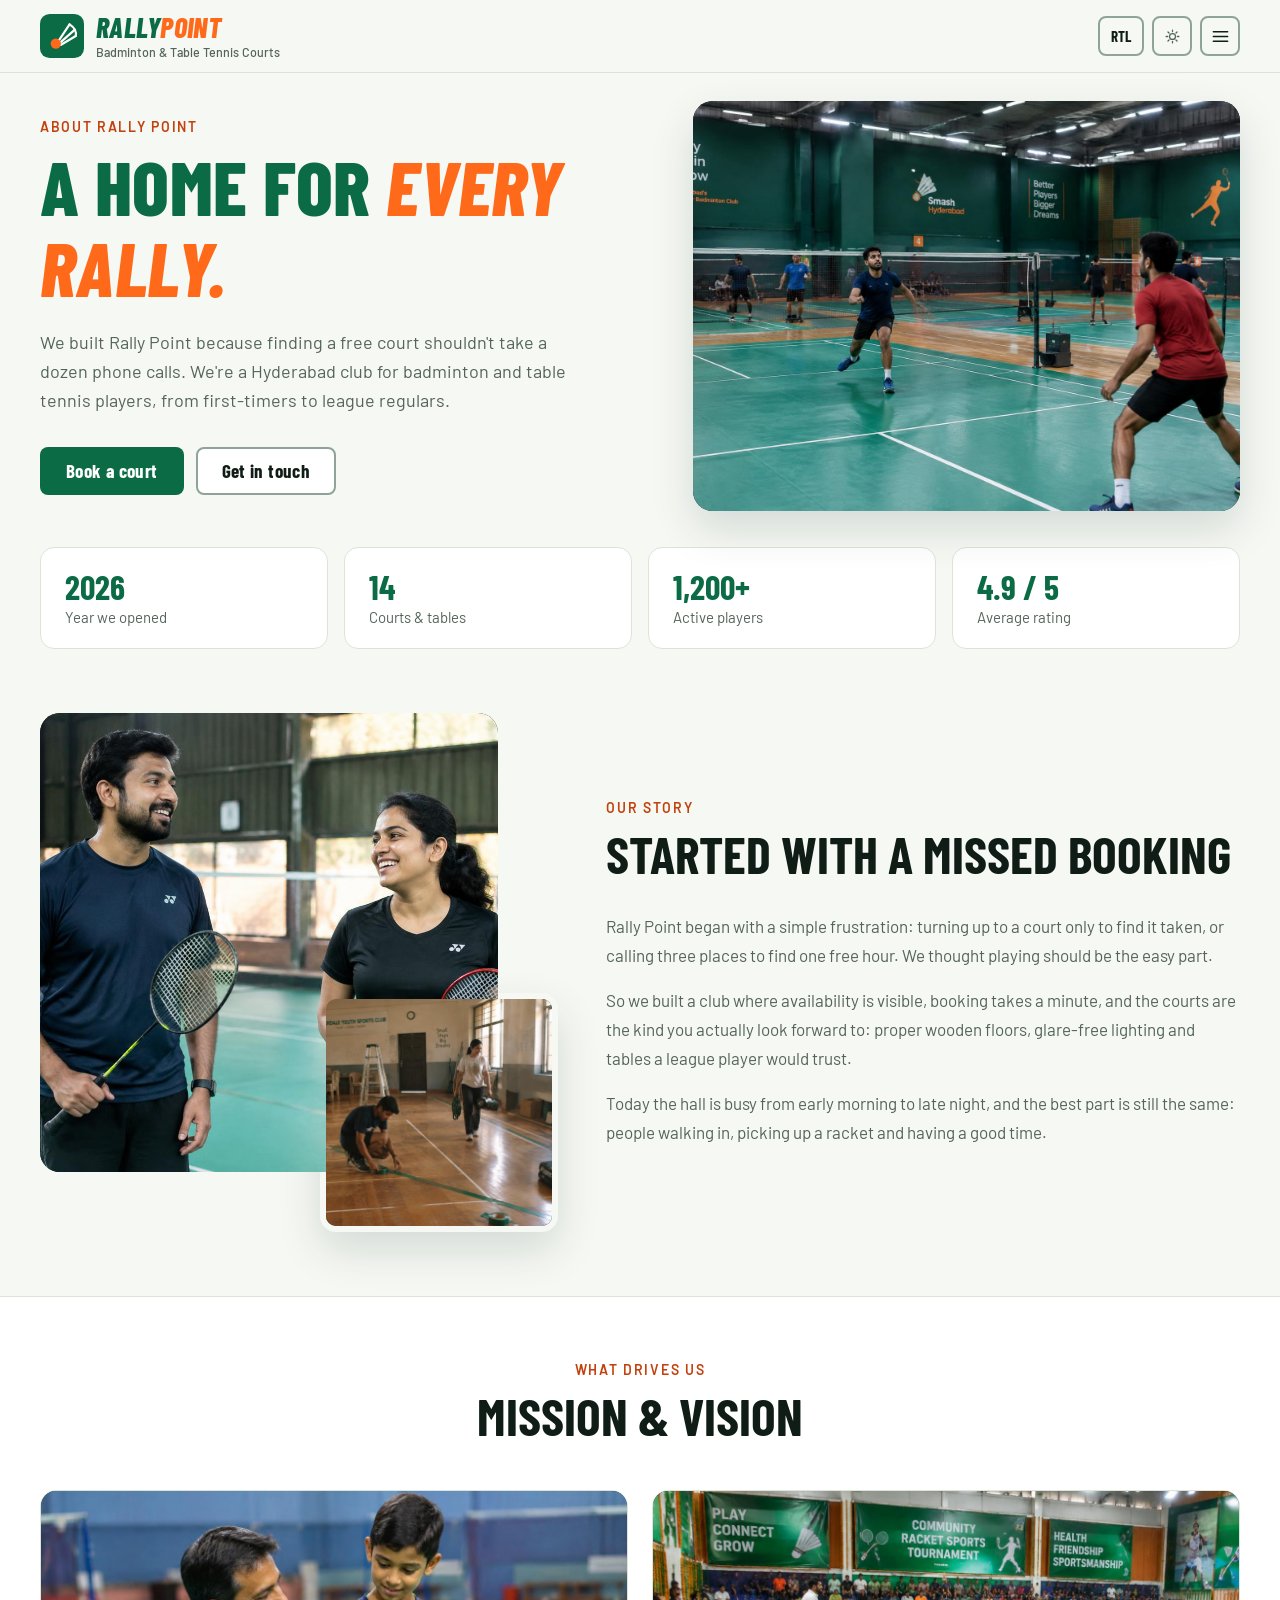
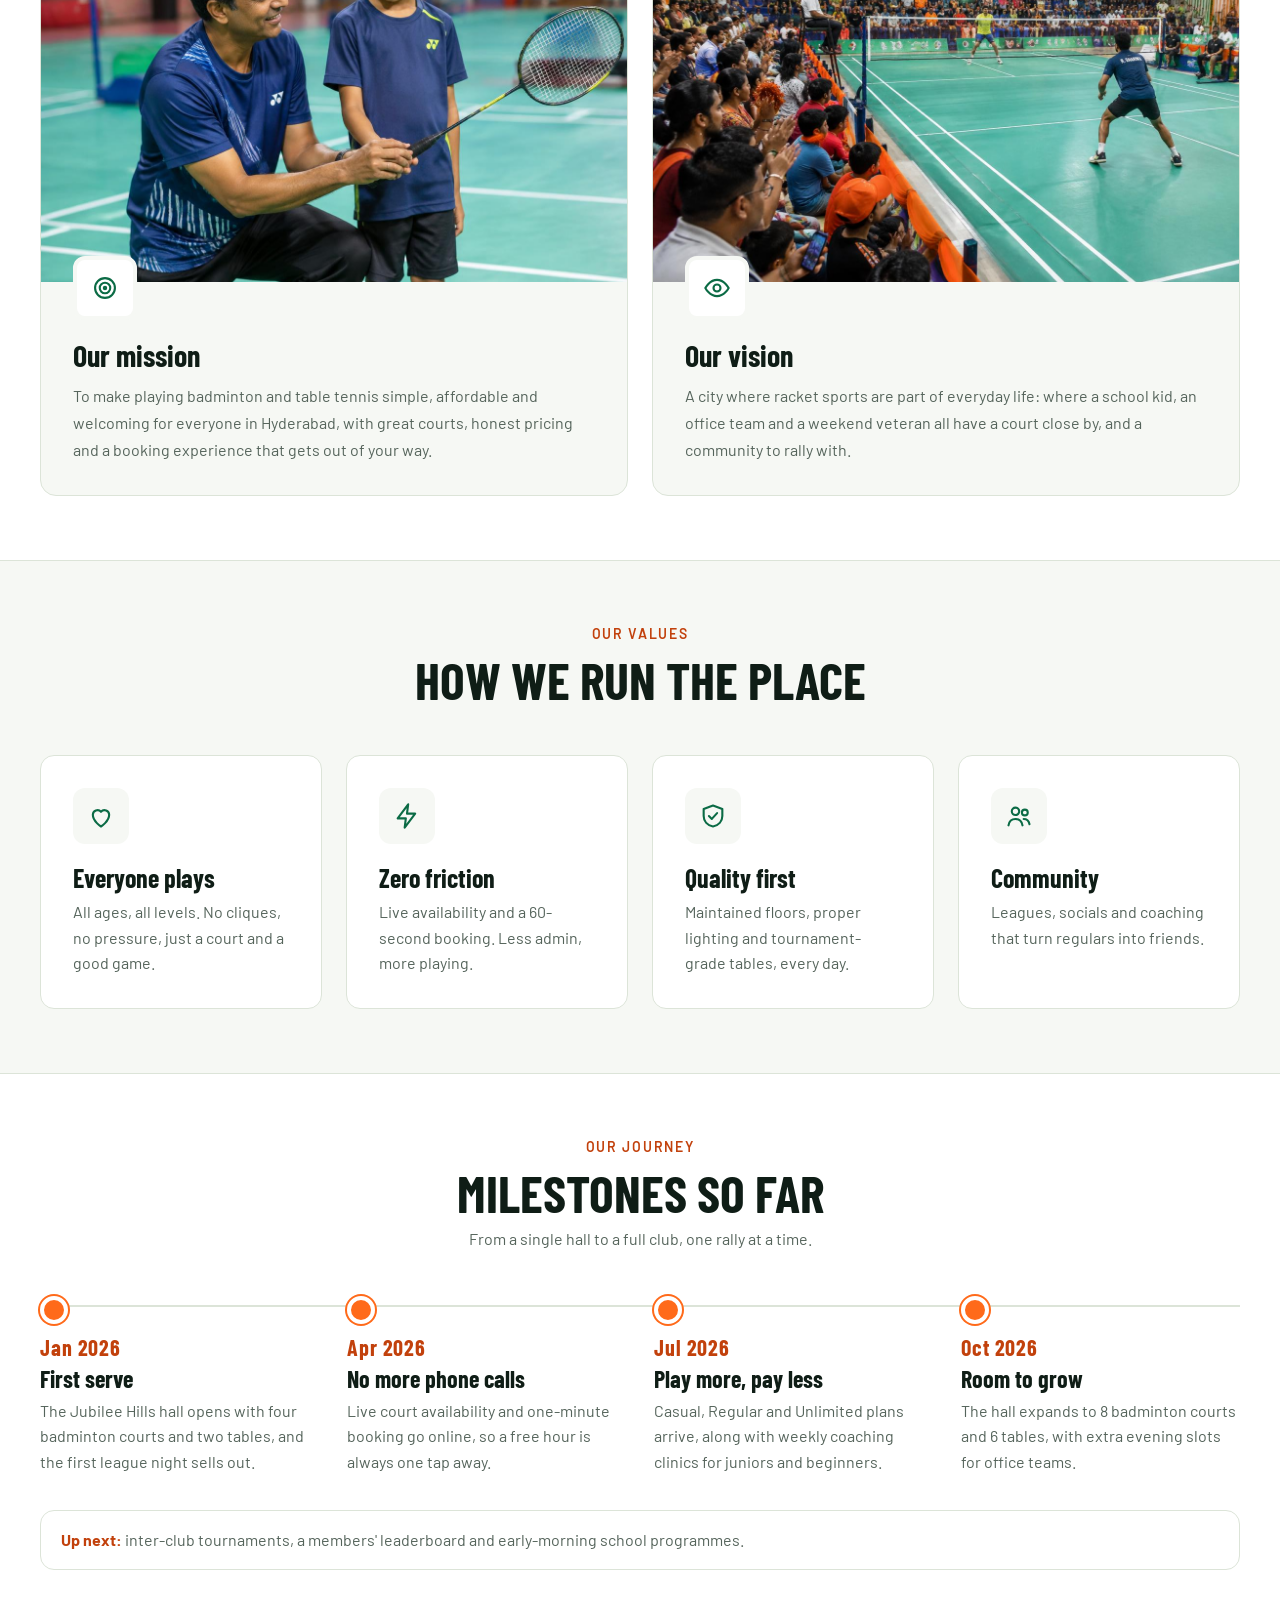
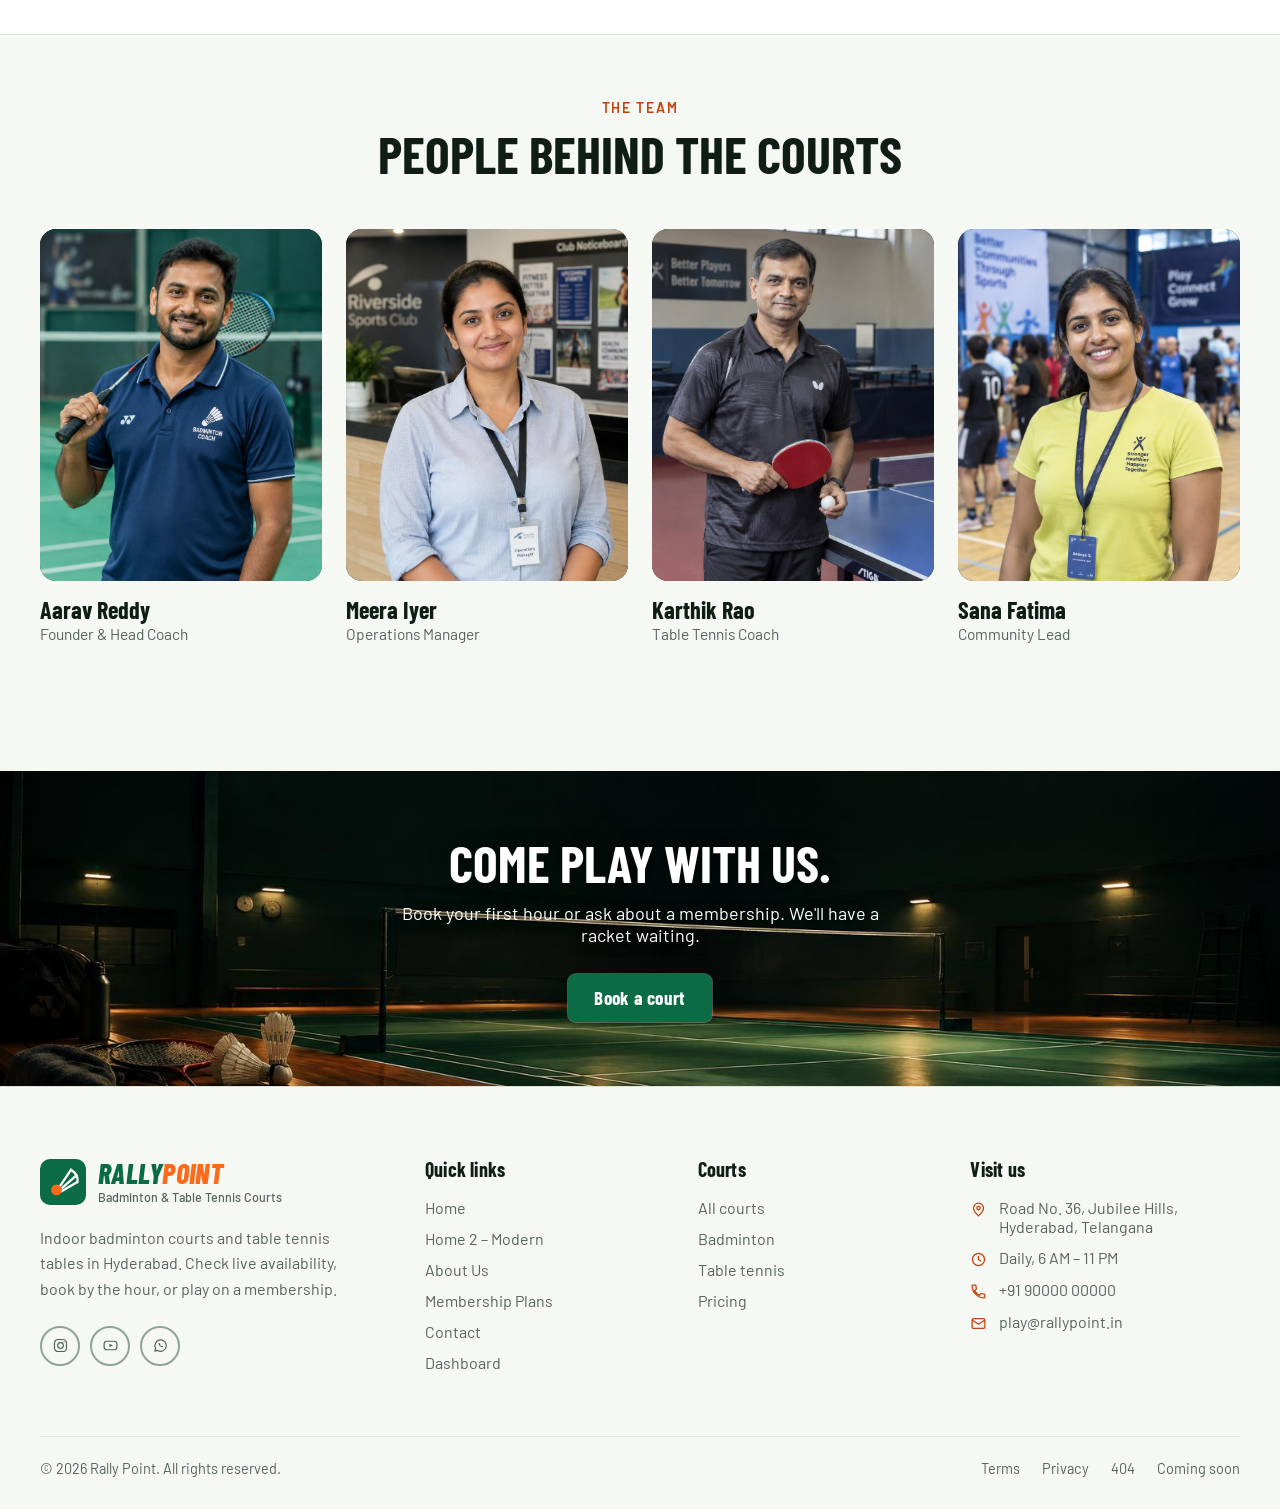
<file: about/about.html>
<!DOCTYPE html>
<html lang="en" dir="ltr" data-theme="light">
<head>
<meta charset="UTF-8">
<meta name="viewport" content="width=device-width, initial-scale=1.0">
<title>About Us — Rally Point Badminton &amp; Table Tennis, Hyderabad</title>
<meta name="description" content="Meet Rally Point: our story, mission, vision, values and the community that plays with us in Jubilee Hills, Hyderabad.">
<link rel="preconnect" href="https://fonts.googleapis.com">
<link rel="preconnect" href="https://fonts.gstatic.com" crossorigin>
<link href="https://fonts.googleapis.com/css2?family=Barlow+Condensed:ital,wght@0,600;0,700;0,800;1,800&family=Barlow:wght@400;500;600&display=swap" rel="stylesheet">
<link rel="stylesheet" href="../home/style.css">
<link rel="stylesheet" href="about.css">
<link rel="icon" href="data:image/svg+xml,%3Csvg xmlns='http://www.w3.org/2000/svg' viewBox='0 0 64 64' fill='none'%3E%3Crect width='64' height='64' rx='14' fill='%230B6B45'/%3E%3Cg stroke='%23fff' stroke-width='3.2' stroke-linecap='round'%3E%3Cpath d='M27 39L43 15M29 42L50.7 22.7M30 45L52 32M43 15Q54 22 52 32'/%3E%3C/g%3E%3Ccircle cx='23' cy='43' r='7.5' fill='%23FF6A1A'/%3E%3C/svg%3E">
</head>
<body>

<header class="site">
  <div class="wrap nav-row">
    <a href="../home/index.html" class="brand" aria-label="Rally Point home">
        <span class="brand-mark" aria-hidden="true">
        <svg viewBox="0 0 64 64" fill="none">
          <rect width="64" height="64" rx="14" fill="var(--logo-bg)"/>
          <g stroke="#fff" stroke-width="3.2" stroke-linecap="round" fill="none">
            <path d="M27 39L43 15"/><path d="M29 42L50.7 22.7"/><path d="M30 45L52 32"/><path d="M43 15Q54 22 52 32"/>
          </g>
          <circle cx="23" cy="43" r="7.5" fill="var(--logo-ball)"/>
        </svg>
        </span>
        <span class="brand-text">
          <span class="logo-word">Rally<em>Point</em></span>
          <span class="brand-sub">Badminton &amp; Table Tennis Courts</span>
        </span>
      </a>

    <nav class="primary" aria-label="Main">
      <div class="nav-item">
        <a href="../home/index.html">Home
          <svg class="caret" viewBox="0 0 24 24" fill="none" stroke="currentColor" stroke-width="2.4"><path d="M6 9l6 6 6-6" stroke-linecap="round" stroke-linejoin="round"/></svg>
        </a>
        <div class="dropdown">
          <a href="../home/index.html">Home 1 – Classic</a>
          <a href="../home2/home-2.html">Home 2 – Modern</a>
        </div>
      </div>
      <a href="../about/about.html" class="active" aria-current="page">About Us</a>
      <a href="../courts/courts.html">Courts</a>
      <a href="../membership/membership.html">Membership Plans</a>
      <a href="../contact/contact.html">Contact</a>
      <a href="../dashboard/dashboard.html">Dashboard</a>
    </nav>

    <div class="nav-actions">
      <button class="btn btn-outline btn-sm" id="dir-toggle" aria-label="Toggle text direction">RTL</button>
      <button class="icon-btn" id="theme-toggle" aria-label="Toggle dark mode">
        <svg class="sun" viewBox="0 0 24 24" fill="none" stroke="currentColor" stroke-width="1.8"><circle cx="12" cy="12" r="4.2"/><path d="M12 3v2.2M12 18.8V21M21 12h-2.2M5.2 12H3M18.4 5.6l-1.5 1.5M7.1 16.9l-1.5 1.5M18.4 18.4l-1.5-1.5M7.1 7.1L5.6 5.6" stroke-linecap="round"/></svg>
        <svg class="moon" viewBox="0 0 24 24" fill="none" stroke="currentColor" stroke-width="1.8"><path d="M20 14.5A8.5 8.5 0 1 1 9.5 4a7 7 0 0 0 10.5 10.5z" stroke-linejoin="round"/></svg>
      </button>
      <a href="../login/login.html" class="btn btn-primary btn-sm desktop-only"><svg viewBox="0 0 24 24" fill="none" stroke="currentColor" stroke-width="2" stroke-linecap="round"><circle cx="12" cy="8" r="3.6"/><path d="M5 20c1.4-3.8 4.2-5.6 7-5.6s5.6 1.8 7 5.6"/></svg><span>Login</span></a>
      <button class="menu-toggle" id="menu-toggle" aria-label="Open menu" aria-expanded="false" aria-controls="mobile-panel">
        <svg viewBox="0 0 24 24" fill="none" stroke="currentColor" stroke-width="2"><path d="M3 6h18M3 12h18M3 18h18" stroke-linecap="round"/></svg>
      </button>
    </div>
  </div>

  <div class="mobile-panel" id="mobile-panel">
    <details class="mobile-dropdown">
      <summary>Home</summary>
      <a href="../home/index.html">Home 1 – Classic</a>
      <a href="../home2/home-2.html">Home 2 – Modern</a>
    </details>
    <a href="../about/about.html">About Us</a>
    <a href="../courts/courts.html">Courts</a>
    <a href="../membership/membership.html">Membership Plans</a>
    <a href="../contact/contact.html">Contact</a>
    <a href="../dashboard/dashboard.html">Dashboard</a>
    <div class="mobile-actions">
      <a href="../login/login.html" class="btn btn-primary"><svg viewBox="0 0 24 24" fill="none" stroke="currentColor" stroke-width="2" stroke-linecap="round"><circle cx="12" cy="8" r="3.6"/><path d="M5 20c1.4-3.8 4.2-5.6 7-5.6s5.6 1.8 7 5.6"/></svg><span>Login</span></a>
    </div>
  </div>
</header>

<main>

  <section class="page-hero">
    <div class="wrap page-hero-grid">
      <div>
        <span class="kicker">About Rally Point</span>
        <h1>A home for <em>every rally.</em></h1>
        <p class="lead">We built Rally Point because finding a free court shouldn't take a dozen phone calls. We're a Hyderabad club for badminton and table tennis players, from first-timers to league regulars.</p>
        <div class="hero-actions">
          <a href="../courts/courts.html" class="btn btn-secondary">Book a court</a>
          <a href="../contact/contact.html" class="btn btn-outline">Get in touch</a>
        </div>
      </div>
      <figure class="media hero-img"><img src="images/about-hero.jpg" alt="The Rally Point main hall with players mid-game" onerror="this.remove()"></figure>
    </div>
  </section>

  <section class="wrap">
    <ul class="stats">
      <li><strong>2026</strong><span>Year we opened</span></li>
      <li><strong>14</strong><span>Courts &amp; tables</span></li>
      <li><strong>1,200+</strong><span>Active players</span></li>
      <li><strong>4.9 / 5</strong><span>Average rating</span></li>
    </ul>
  </section>

  <section class="section">
    <div class="wrap split">
      <div class="media-stack">
        <figure class="media story-a"><img src="images/story-1.jpg" alt="Founders on the court" loading="lazy" onerror="this.remove()"></figure>
        <figure class="media story-b"><img src="images/story-2.jpg" alt="Early days at the club" loading="lazy" onerror="this.remove()"></figure>
      </div>
      <div>
        <div class="section-head">
          <span class="kicker">Our story</span>
          <h2>Started with a missed booking</h2>
        </div>
        <div class="prose">
          <p>Rally Point began with a simple frustration: turning up to a court only to find it taken, or calling three places to find one free hour. We thought playing should be the easy part.</p>
          <p>So we built a club where availability is visible, booking takes a minute, and the courts are the kind you actually look forward to: proper wooden floors, glare-free lighting and tables a league player would trust.</p>
          <p>Today the hall is busy from early morning to late night, and the best part is still the same: people walking in, picking up a racket and having a good time.</p>
        </div>
      </div>
    </div>
  </section>

  <section class="section alt">
    <div class="wrap">
      <div class="section-head center">
        <span class="kicker">What drives us</span>
        <h2>Mission &amp; vision</h2>
      </div>
      <div class="mv">
        <article class="mv-card">
          <figure class="media mv-img"><img src="images/mission.jpg" alt="Coach teaching a junior player" loading="lazy" onerror="this.remove()"></figure>
          <div class="mv-body">
            <span class="card-icon" aria-hidden="true"><svg viewBox="0 0 24 24" fill="none" stroke="currentColor" stroke-width="1.8" stroke-linecap="round" stroke-linejoin="round"><circle cx="12" cy="12" r="8.5"/><circle cx="12" cy="12" r="4.5"/><circle cx="12" cy="12" r="1" fill="currentColor"/></svg></span>
            <h3>Our mission</h3>
            <p>To make playing badminton and table tennis simple, affordable and welcoming for everyone in Hyderabad, with great courts, honest pricing and a booking experience that gets out of your way.</p>
          </div>
        </article>
        <article class="mv-card">
          <figure class="media mv-img"><img src="images/vision.jpg" alt="Packed hall during a community tournament" loading="lazy" onerror="this.remove()"></figure>
          <div class="mv-body">
            <span class="card-icon" aria-hidden="true"><svg viewBox="0 0 24 24" fill="none" stroke="currentColor" stroke-width="1.8" stroke-linecap="round" stroke-linejoin="round"><path d="M2 12s3.6-7 10-7 10 7 10 7-3.6 7-10 7S2 12 2 12z"/><circle cx="12" cy="12" r="3"/></svg></span>
            <h3>Our vision</h3>
            <p>A city where racket sports are part of everyday life: where a school kid, an office team and a weekend veteran all have a court close by, and a community to rally with.</p>
          </div>
        </article>
      </div>
    </div>
  </section>

  <section class="section">
    <div class="wrap">
      <div class="section-head center">
        <span class="kicker">Our values</span>
        <h2>How we run the place</h2>
      </div>
      <div class="values">
        <article class="card"><span class="card-icon" aria-hidden="true"><svg viewBox="0 0 24 24" fill="none" stroke="currentColor" stroke-width="1.8" stroke-linecap="round" stroke-linejoin="round"><path d="M12 21s-7-4.4-7-10a4 4 0 017-2.6A4 4 0 0119 11c0 5.6-7 10-7 10z"/></svg></span><h3>Everyone plays</h3><p>All ages, all levels. No cliques, no pressure, just a court and a good game.</p></article>
        <article class="card"><span class="card-icon" aria-hidden="true"><svg viewBox="0 0 24 24" fill="none" stroke="currentColor" stroke-width="1.8" stroke-linecap="round" stroke-linejoin="round"><path d="M13 2L4 14h7l-1 8 9-12h-7z"/></svg></span><h3>Zero friction</h3><p>Live availability and a 60-second booking. Less admin, more playing.</p></article>
        <article class="card"><span class="card-icon" aria-hidden="true"><svg viewBox="0 0 24 24" fill="none" stroke="currentColor" stroke-width="1.8" stroke-linecap="round" stroke-linejoin="round"><path d="M12 3l8 3v6c0 4.5-3.2 8-8 9-4.8-1-8-4.5-8-9V6z"/><path d="M8.5 12l2.5 2.5 4.5-5"/></svg></span><h3>Quality first</h3><p>Maintained floors, proper lighting and tournament-grade tables, every day.</p></article>
        <article class="card"><span class="card-icon" aria-hidden="true"><svg viewBox="0 0 24 24" fill="none" stroke="currentColor" stroke-width="1.8" stroke-linecap="round" stroke-linejoin="round"><circle cx="9" cy="8" r="3.2"/><circle cx="17" cy="9" r="2.5"/><path d="M3 20c.6-3.5 3-5.4 6-5.4s5.4 1.9 6 5.4M16 14.6c2.6 0 4.4 1.6 5 4.4"/></svg></span><h3>Community</h3><p>Leagues, socials and coaching that turn regulars into friends.</p></article>
      </div>
    </div>
  </section>

  <section class="section alt">
    <div class="wrap">
      <div class="section-head center">
        <span class="kicker">Our journey</span>
        <h2>Milestones so far</h2>
        <p>From a single hall to a full club, one rally at a time.</p>
      </div>
      <ol class="timeline">
        <li><span class="when">Jan 2026</span><h3>First serve</h3><p>The Jubilee Hills hall opens with four badminton courts and two tables, and the first league night sells out.</p></li>
        <li><span class="when">Apr 2026</span><h3>No more phone calls</h3><p>Live court availability and one-minute booking go online, so a free hour is always one tap away.</p></li>
        <li><span class="when">Jul 2026</span><h3>Play more, pay less</h3><p>Casual, Regular and Unlimited plans arrive, along with weekly coaching clinics for juniors and beginners.</p></li>
        <li><span class="when">Oct 2026</span><h3>Room to grow</h3><p>The hall expands to 8 badminton courts and 6 tables, with extra evening slots for office teams.</p></li>
      </ol>
      <p class="timeline-next"><strong>Up next:</strong> inter-club tournaments, a members' leaderboard and early-morning school programmes.</p>
    </div>
  </section>

  <section class="section">
    <div class="wrap">
      <div class="section-head center">
        <span class="kicker">The team</span>
        <h2>People behind the courts</h2>
      </div>
      <div class="team">
        <article class="person">
          <figure class="media person-img"><img src="images/team-1.jpg" alt="Aarav Reddy" loading="lazy" onerror="this.remove()"></figure>
          <h3>Aarav Reddy</h3><p>Founder &amp; Head Coach</p>
        </article>
        <article class="person">
          <figure class="media person-img"><img src="images/team-2.jpg" alt="Meera Iyer" loading="lazy" onerror="this.remove()"></figure>
          <h3>Meera Iyer</h3><p>Operations Manager</p>
        </article>
        <article class="person">
          <figure class="media person-img"><img src="images/team-3.jpg" alt="Karthik Rao" loading="lazy" onerror="this.remove()"></figure>
          <h3>Karthik Rao</h3><p>Table Tennis Coach</p>
        </article>
        <article class="person">
          <figure class="media person-img"><img src="images/team-4.jpg" alt="Sana Fatima" loading="lazy" onerror="this.remove()"></figure>
          <h3>Sana Fatima</h3><p>Community Lead</p>
        </article>
      </div>
    </div>
  </section>

  <section class="cta-band">
    <div class="cta">
      <figure class="media cta-bg"><img src="images/cta-bg.jpg" alt="" loading="lazy" onerror="this.remove()"></figure>
      <div class="cta-inner">
        <h2>Come play with us.</h2>
        <p>Book your first hour or ask about a membership. We'll have a racket waiting.</p>
        <div class="cta-actions">
          <a href="../courts/courts.html" class="btn btn-secondary">Book a court</a>
        </div>
      </div>
    </div>
  </section>

</main>

<footer class="site">
  <div class="wrap">
    <div class="footer-grid">
      <div class="footer-brand">
        <a href="../home/index.html" class="brand" aria-label="Rally Point home">
        <span class="brand-mark" aria-hidden="true">
        <svg viewBox="0 0 64 64" fill="none">
          <rect width="64" height="64" rx="14" fill="var(--logo-bg)"/>
          <g stroke="#fff" stroke-width="3.2" stroke-linecap="round" fill="none">
            <path d="M27 39L43 15"/><path d="M29 42L50.7 22.7"/><path d="M30 45L52 32"/><path d="M43 15Q54 22 52 32"/>
          </g>
          <circle cx="23" cy="43" r="7.5" fill="var(--logo-ball)"/>
        </svg>
        </span>
        <span class="brand-text">
          <span class="logo-word">Rally<em>Point</em></span>
          <span class="brand-sub">Badminton &amp; Table Tennis Courts</span>
        </span>
      </a>
        <p class="footer-desc">Indoor badminton courts and table tennis tables in Hyderabad. Check live availability, book by the hour, or play on a membership.</p>
        <div class="socials">
          <a href="#" aria-label="Instagram"><svg viewBox="0 0 24 24" fill="none" stroke="currentColor" stroke-width="1.7"><rect x="3.5" y="3.5" width="17" height="17" rx="5"/><circle cx="12" cy="12" r="4"/><circle cx="17" cy="7" r="0.9" fill="currentColor" stroke="none"/></svg></a>
          <a href="#" aria-label="YouTube"><svg viewBox="0 0 24 24" fill="none" stroke="currentColor" stroke-width="1.7"><rect x="3" y="6" width="18" height="12" rx="4"/><path d="M10.5 9.5l5 2.5-5 2.5z" fill="currentColor" stroke="none"/></svg></a>
          <a href="#" aria-label="WhatsApp"><svg viewBox="0 0 24 24" fill="none" stroke="currentColor" stroke-width="1.7" stroke-linecap="round" stroke-linejoin="round"><path d="M4 20l1.2-4.1A8 8 0 1 1 8.2 19z"/><path d="M9 9.2c.2 2.2 2.6 4.6 5.8 5.6l1.2-1.4-1.8-1-.9.6c-.8-.4-1.6-1.2-2-2l.6-.9-1-1.8z" fill="currentColor" stroke="none"/></svg></a>
        </div>
      </div>

      <div class="footer-col">
        <h4>Quick links</h4>
        <ul>
          <li><a href="../home/index.html">Home</a></li>
          <li><a href="../home2/home-2.html">Home 2 – Modern</a></li>
          <li><a href="../about/about.html">About Us</a></li>
          <li><a href="../membership/membership.html">Membership Plans</a></li>
          <li><a href="../contact/contact.html">Contact</a></li>
          <li><a href="../dashboard/dashboard.html">Dashboard</a></li>
        </ul>
      </div>

      <div class="footer-col">
        <h4>Courts</h4>
        <ul>
          <li><a href="../courts/courts.html">All courts</a></li>
          <li><a href="../courts/courts.html#badminton">Badminton</a></li>
          <li><a href="../courts/courts.html#table-tennis">Table tennis</a></li>
          <li><a href="../membership/membership.html#plans">Pricing</a></li>
        </ul>
      </div>

      <div class="footer-col">
        <h4>Visit us</h4>
        <ul>
          <li class="contact-line">
            <svg viewBox="0 0 24 24" fill="none" stroke="currentColor" stroke-width="1.8"><path d="M12 21s-7-6.1-7-11a7 7 0 0114 0c0 4.9-7 11-7 11z"/><circle cx="12" cy="10" r="2.4"/></svg>
            <span>Road No. 36, Jubilee Hills,<br>Hyderabad, Telangana</span>
          </li>
          <li class="contact-line">
            <svg viewBox="0 0 24 24" fill="none" stroke="currentColor" stroke-width="1.8"><circle cx="12" cy="12" r="8.5"/><path d="M12 7.5V12l3 2" stroke-linecap="round" stroke-linejoin="round"/></svg>
            <span>Daily, 6 AM – 11 PM</span>
          </li>
          <li class="contact-line">
            <svg viewBox="0 0 24 24" fill="none" stroke="currentColor" stroke-width="1.8"><path d="M6.6 10.8c1.4 2.8 3.8 5.2 6.6 6.6l2.2-2.2c.3-.3.7-.4 1-.2 1.1.4 2.3.6 3.5.6.6 0 1 .4 1 1V20c0 .6-.4 1-1 1C10.6 21 3 13.4 3 4c0-.6.4-1 1-1h3.4c.6 0 1 .4 1 1 0 1.2.2 2.4.6 3.5.1.4 0 .8-.2 1z"/></svg>
            <a href="tel:+919000000000">+91 90000 00000</a>
          </li>
          <li class="contact-line">
            <svg viewBox="0 0 24 24" fill="none" stroke="currentColor" stroke-width="1.8"><rect x="3" y="5" width="18" height="14" rx="2"/><path d="M3 7l9 6 9-6"/></svg>
            <a href="mailto:play@rallypoint.in">play@rallypoint.in</a>
          </li>
        </ul>
      </div>
    </div>

    <div class="footer-bottom">
      <span>© 2026 Rally Point. All rights reserved.</span>
      <div class="footer-bottom-links">
        <a href="../legal/terms.html">Terms</a>
        <a href="../legal/privacy.html">Privacy</a>
        <a href="../legal/404.html">404</a>
        <a href="../legal/coming-soon.html">Coming soon</a>
      </div>
    </div>
  </div>
</footer>

<script src="../home/script.js"></script>
</body>
</html>
</file>
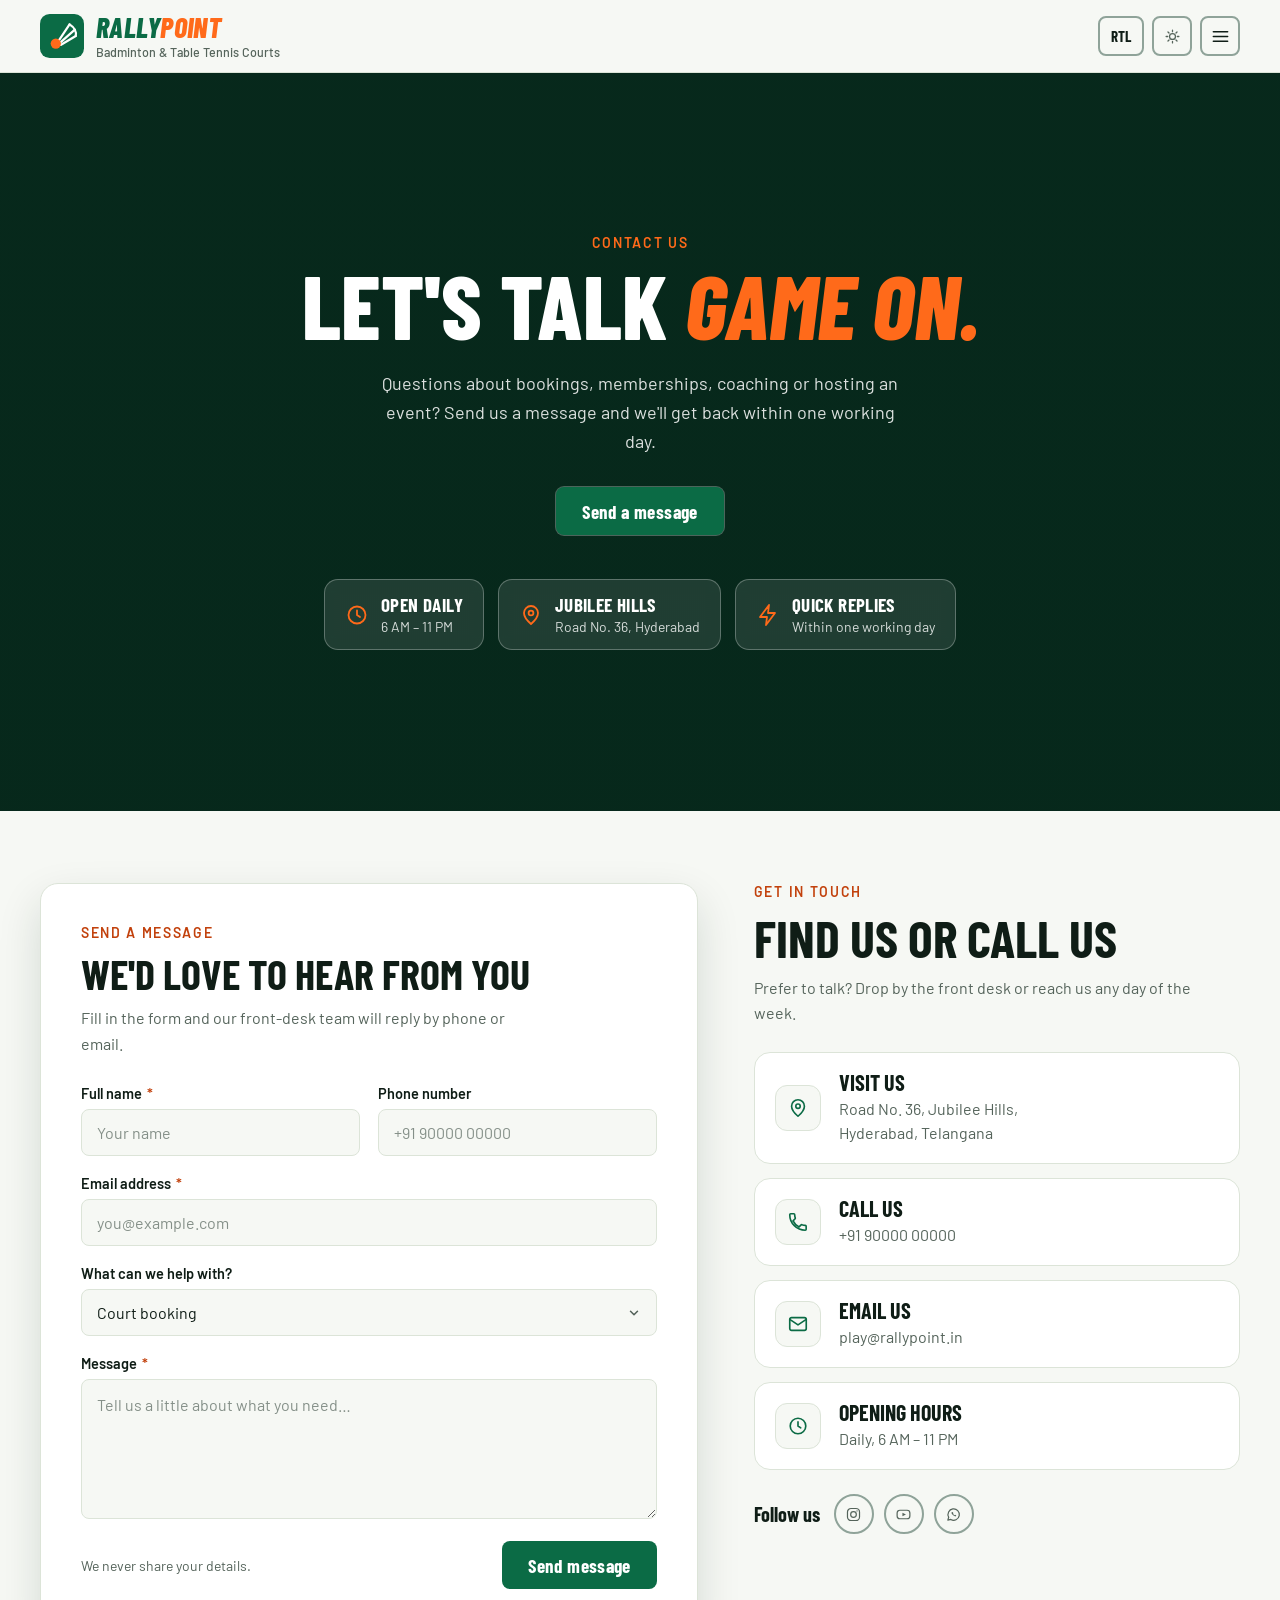
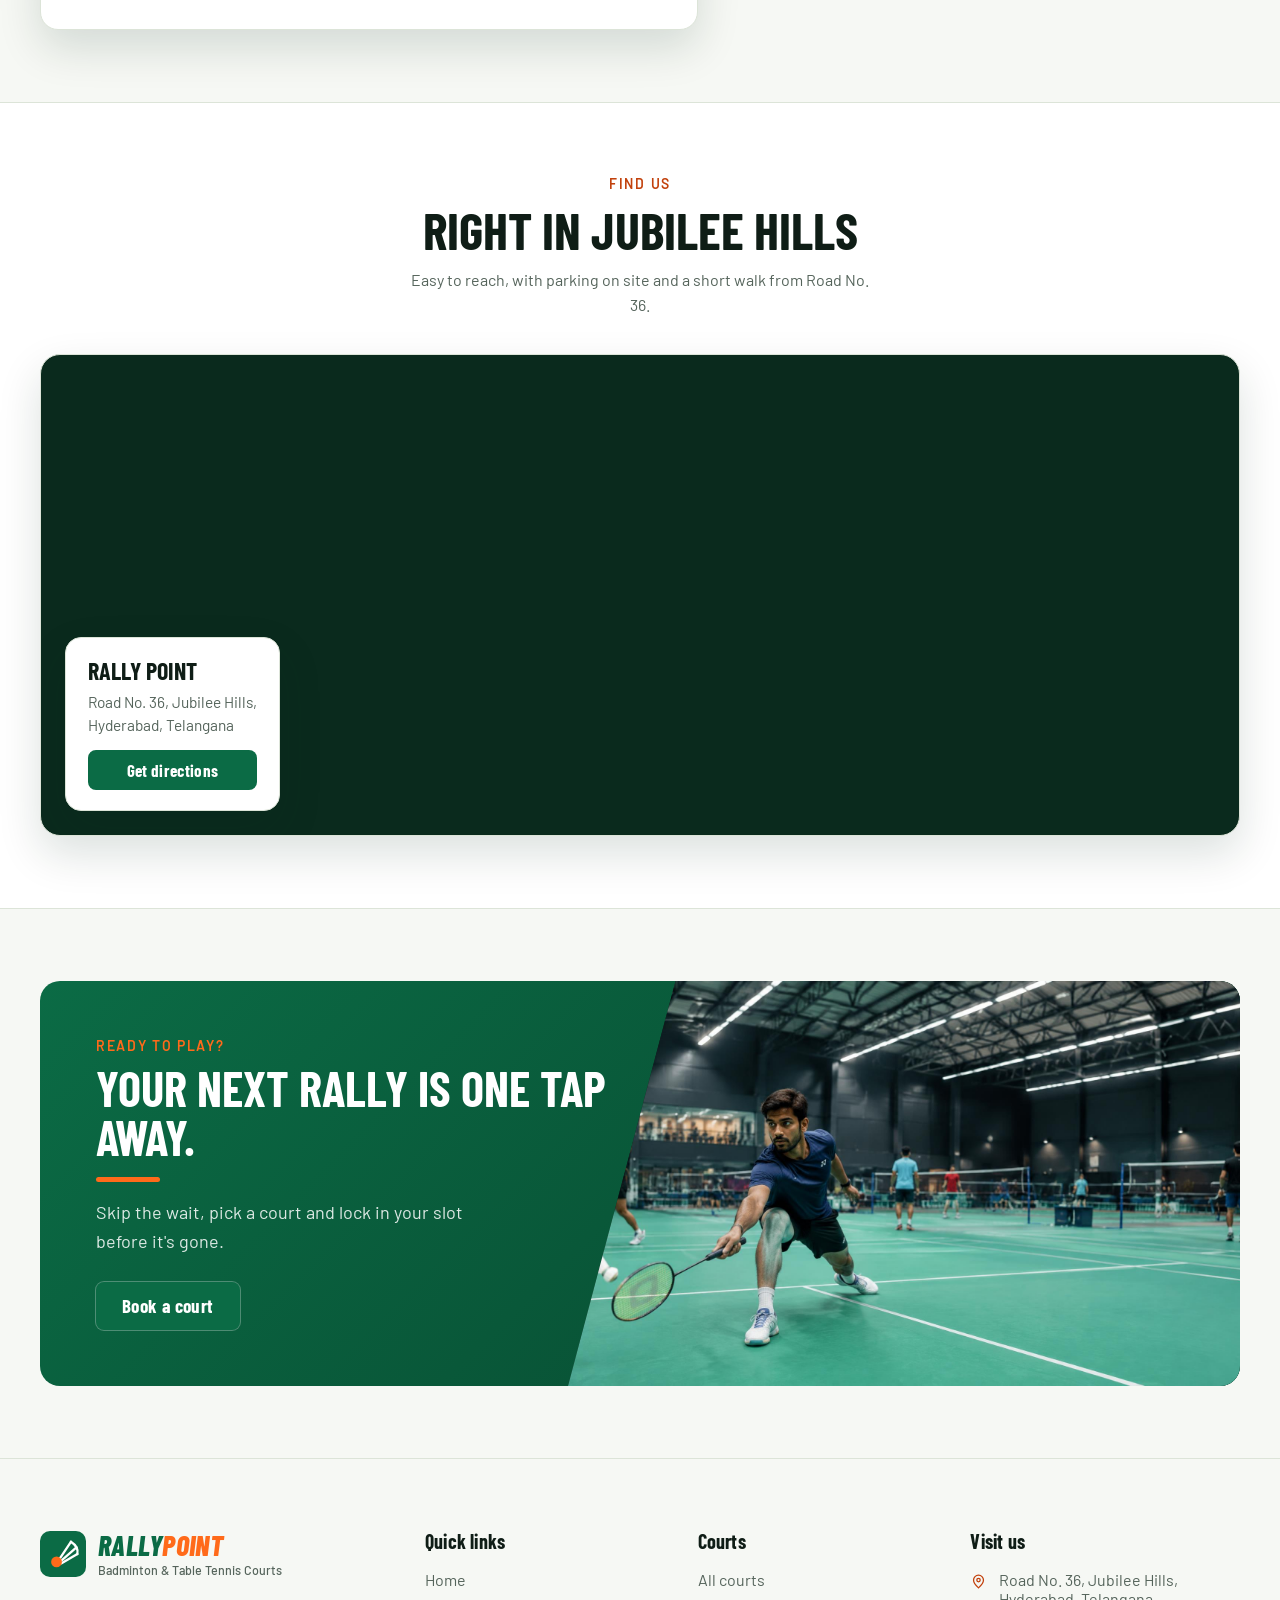
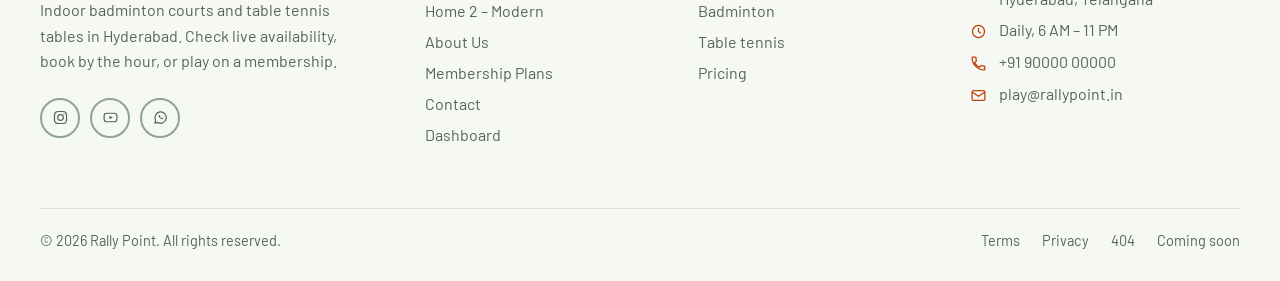
<file: contact/contact.html>
<!DOCTYPE html>
<html lang="en" dir="ltr" data-theme="light">
<head>
<meta charset="UTF-8">
<meta name="viewport" content="width=device-width, initial-scale=1.0">
<title>Contact Us — Rally Point Badminton &amp; Table Tennis, Hyderabad</title>
<meta name="description" content="Get in touch with Rally Point in Jubilee Hills, Hyderabad. Ask about court bookings, memberships, coaching or events.">
<link rel="preconnect" href="https://fonts.googleapis.com">
<link rel="preconnect" href="https://fonts.gstatic.com" crossorigin>
<link href="https://fonts.googleapis.com/css2?family=Barlow+Condensed:ital,wght@0,600;0,700;0,800;1,800&family=Barlow:wght@400;500;600&display=swap" rel="stylesheet">
<link rel="stylesheet" href="../home/style.css">
<link rel="stylesheet" href="contact.css">
<link rel="icon" href="data:image/svg+xml,%3Csvg xmlns='http://www.w3.org/2000/svg' viewBox='0 0 64 64' fill='none'%3E%3Crect width='64' height='64' rx='14' fill='%230B6B45'/%3E%3Cg stroke='%23fff' stroke-width='3.2' stroke-linecap='round'%3E%3Cpath d='M27 39L43 15M29 42L50.7 22.7M30 45L52 32M43 15Q54 22 52 32'/%3E%3C/g%3E%3Ccircle cx='23' cy='43' r='7.5' fill='%23FF6A1A'/%3E%3C/svg%3E">
</head>
<body>

<header class="site">
  <div class="wrap nav-row">
    <a href="../home/index.html" class="brand" aria-label="Rally Point home">
        <span class="brand-mark" aria-hidden="true">
        <svg viewBox="0 0 64 64" fill="none">
          <rect width="64" height="64" rx="14" fill="var(--logo-bg)"/>
          <g stroke="#fff" stroke-width="3.2" stroke-linecap="round" fill="none">
            <path d="M27 39L43 15"/><path d="M29 42L50.7 22.7"/><path d="M30 45L52 32"/><path d="M43 15Q54 22 52 32"/>
          </g>
          <circle cx="23" cy="43" r="7.5" fill="var(--logo-ball)"/>
        </svg>
        </span>
        <span class="brand-text">
          <span class="logo-word">Rally<em>Point</em></span>
          <span class="brand-sub">Badminton &amp; Table Tennis Courts</span>
        </span>
      </a>

    <nav class="primary" aria-label="Main">
      <div class="nav-item">
        <a href="../home/index.html">Home
          <svg class="caret" viewBox="0 0 24 24" fill="none" stroke="currentColor" stroke-width="2.4"><path d="M6 9l6 6 6-6" stroke-linecap="round" stroke-linejoin="round"/></svg>
        </a>
        <div class="dropdown">
          <a href="../home/index.html">Home 1 – Classic</a>
          <a href="../home2/home-2.html">Home 2 – Modern</a>
        </div>
      </div>
      <a href="../about/about.html">About Us</a>
      <a href="../courts/courts.html">Courts</a>
      <a href="../membership/membership.html">Membership Plans</a>
      <a href="../contact/contact.html" class="active" aria-current="page">Contact</a>
      <a href="../dashboard/dashboard.html">Dashboard</a>
    </nav>

    <div class="nav-actions">
      <button class="btn btn-outline btn-sm" id="dir-toggle" aria-label="Toggle text direction">RTL</button>
      <button class="icon-btn" id="theme-toggle" aria-label="Toggle dark mode">
        <svg class="sun" viewBox="0 0 24 24" fill="none" stroke="currentColor" stroke-width="1.8"><circle cx="12" cy="12" r="4.2"/><path d="M12 3v2.2M12 18.8V21M21 12h-2.2M5.2 12H3M18.4 5.6l-1.5 1.5M7.1 16.9l-1.5 1.5M18.4 18.4l-1.5-1.5M7.1 7.1L5.6 5.6" stroke-linecap="round"/></svg>
        <svg class="moon" viewBox="0 0 24 24" fill="none" stroke="currentColor" stroke-width="1.8"><path d="M20 14.5A8.5 8.5 0 1 1 9.5 4a7 7 0 0 0 10.5 10.5z" stroke-linejoin="round"/></svg>
      </button>
      <a href="../login/login.html" class="btn btn-primary btn-sm desktop-only"><svg viewBox="0 0 24 24" fill="none" stroke="currentColor" stroke-width="2" stroke-linecap="round"><circle cx="12" cy="8" r="3.6"/><path d="M5 20c1.4-3.8 4.2-5.6 7-5.6s5.6 1.8 7 5.6"/></svg><span>Login</span></a>
      <button class="menu-toggle" id="menu-toggle" aria-label="Open menu" aria-expanded="false" aria-controls="mobile-panel">
        <svg viewBox="0 0 24 24" fill="none" stroke="currentColor" stroke-width="2"><path d="M3 6h18M3 12h18M3 18h18" stroke-linecap="round"/></svg>
      </button>
    </div>
  </div>

  <div class="mobile-panel" id="mobile-panel">
    <details class="mobile-dropdown">
      <summary>Home</summary>
      <a href="../home/index.html">Home 1 – Classic</a>
      <a href="../home2/home-2.html">Home 2 – Modern</a>
    </details>
    <a href="../about/about.html">About Us</a>
    <a href="../courts/courts.html">Courts</a>
    <a href="../membership/membership.html">Membership Plans</a>
    <a href="../contact/contact.html">Contact</a>
    <a href="../dashboard/dashboard.html">Dashboard</a>
    <div class="mobile-actions">
      <a href="../login/login.html" class="btn btn-primary"><svg viewBox="0 0 24 24" fill="none" stroke="currentColor" stroke-width="2" stroke-linecap="round"><circle cx="12" cy="8" r="3.6"/><path d="M5 20c1.4-3.8 4.2-5.6 7-5.6s5.6 1.8 7 5.6"/></svg><span>Login</span></a>
    </div>
  </div>
</header>

<main>

  <section class="c-hero">
    <figure class="media c-hero-bg"><img src="https://images.unsplash.com/photo-1626224583764-f87db24ac4ea?auto=format&amp;fit=crop&amp;w=2000&amp;q=80" alt="" onerror="this.remove()"></figure>
    <div class="wrap">
      <div class="c-hero-inner">
        <span class="kicker light">Contact us</span>
        <h1>Let's talk <em>game on.</em></h1>
        <p class="lead">Questions about bookings, memberships, coaching or hosting an event? Send us a message and we'll get back within one working day.</p>
        <div class="hero-actions">
          <a href="#message-form" class="btn btn-secondary">Send a message</a>
        </div>
        <ul class="hero-chips">
          <li>
            <svg viewBox="0 0 24 24" fill="none" stroke="currentColor" stroke-width="1.8" stroke-linecap="round" stroke-linejoin="round" aria-hidden="true"><circle cx="12" cy="12" r="8.5"/><path d="M12 7.5V12l3 2"/></svg>
            <span><strong>Open daily</strong>6 AM – 11 PM</span>
          </li>
          <li>
            <svg viewBox="0 0 24 24" fill="none" stroke="currentColor" stroke-width="1.8" stroke-linecap="round" stroke-linejoin="round" aria-hidden="true"><path d="M12 21s-7-6.1-7-11a7 7 0 0114 0c0 4.9-7 11-7 11z"/><circle cx="12" cy="10" r="2.4"/></svg>
            <span><strong>Jubilee Hills</strong>Road No. 36, Hyderabad</span>
          </li>
          <li>
            <svg viewBox="0 0 24 24" fill="none" stroke="currentColor" stroke-width="1.8" stroke-linecap="round" stroke-linejoin="round" aria-hidden="true"><path d="M13 2L4 14h7l-1 8 9-12h-7z"/></svg>
            <span><strong>Quick replies</strong>Within one working day</span>
          </li>
        </ul>
      </div>
    </div>
  </section>

  <section class="section">
    <div class="wrap contact-grid">

      <div class="form-card" id="message-form">
        <div class="section-head">
          <span class="kicker">Send a message</span>
          <h2>We'd love to hear from you</h2>
          <p>Fill in the form and our front-desk team will reply by phone or email.</p>
        </div>

        <form class="form" id="contact-form" novalidate>
          <div class="field">
            <label for="name">Full name <span class="req">*</span></label>
            <input type="text" id="name" name="name" placeholder="Your name" autocomplete="name" required>
            <span class="err">Please enter your name.</span>
          </div>
          <div class="field">
            <label for="phone">Phone number</label>
            <input type="tel" id="phone" name="phone" placeholder="+91 90000 00000" autocomplete="tel" inputmode="tel">
            <span class="err">Enter a valid phone number.</span>
          </div>
          <div class="field full">
            <label for="email">Email address <span class="req">*</span></label>
            <input type="email" id="email" name="email" placeholder="you@example.com" autocomplete="email" required>
            <span class="err">Please enter a valid email address.</span>
          </div>
          <div class="field full">
            <label for="topic">What can we help with?</label>
            <select id="topic" name="topic">
              <option>Court booking</option>
              <option>Membership plans</option>
              <option>Coaching &amp; classes</option>
              <option>Events &amp; corporate bookings</option>
              <option>Something else</option>
            </select>
          </div>
          <div class="field full">
            <label for="message">Message <span class="req">*</span></label>
            <textarea id="message" name="message" placeholder="Tell us a little about what you need…" required></textarea>
            <span class="err">Please write a short message.</span>
          </div>
          <div class="form-foot">
            <small>We never share your details.</small>
            <button type="submit" class="btn btn-secondary">Send message</button>
          </div>
          <div class="form-ok" id="form-ok" role="status" aria-live="polite">
            <svg viewBox="0 0 24 24" fill="none" stroke="currentColor" stroke-width="2.2" stroke-linecap="round" stroke-linejoin="round"><circle cx="12" cy="12" r="9"/><path d="M8 12.5l3 3 5-6"/></svg>
            <span><strong>Thanks, message sent!</strong> We'll reply within one working day.</span>
          </div>
        </form>
      </div>

      <aside class="info">
        <div class="section-head">
          <span class="kicker">Get in touch</span>
          <h2>Find us or call us</h2>
          <p>Prefer to talk? Drop by the front desk or reach us any day of the week.</p>
        </div>
        <ul class="info-list">
          <li>
            <span class="ico" aria-hidden="true"><svg viewBox="0 0 24 24" fill="none" stroke="currentColor" stroke-width="1.8" stroke-linecap="round" stroke-linejoin="round"><path d="M12 21s-7-6.1-7-11a7 7 0 0114 0c0 4.9-7 11-7 11z"/><circle cx="12" cy="10" r="2.4"/></svg></span>
            <div><h3>Visit us</h3><p>Road No. 36, Jubilee Hills,<br>Hyderabad, Telangana</p></div>
          </li>
          <li>
            <span class="ico" aria-hidden="true"><svg viewBox="0 0 24 24" fill="none" stroke="currentColor" stroke-width="1.8" stroke-linecap="round" stroke-linejoin="round"><path d="M6.6 10.8c1.4 2.8 3.8 5.2 6.6 6.6l2.2-2.2c.3-.3.7-.4 1-.2 1.1.4 2.3.6 3.5.6.6 0 1 .4 1 1V20c0 .6-.4 1-1 1C10.6 21 3 13.4 3 4c0-.6.4-1 1-1h3.4c.6 0 1 .4 1 1 0 1.2.2 2.4.6 3.5.1.4 0 .8-.2 1z"/></svg></span>
            <div><h3>Call us</h3><a href="tel:+919000000000">+91 90000 00000</a></div>
          </li>
          <li>
            <span class="ico" aria-hidden="true"><svg viewBox="0 0 24 24" fill="none" stroke="currentColor" stroke-width="1.8" stroke-linecap="round" stroke-linejoin="round"><rect x="3" y="5" width="18" height="14" rx="2"/><path d="M3 7l9 6 9-6"/></svg></span>
            <div><h3>Email us</h3><a href="mailto:play@rallypoint.in">play@rallypoint.in</a></div>
          </li>
          <li>
            <span class="ico" aria-hidden="true"><svg viewBox="0 0 24 24" fill="none" stroke="currentColor" stroke-width="1.8" stroke-linecap="round" stroke-linejoin="round"><circle cx="12" cy="12" r="8.5"/><path d="M12 7.5V12l3 2"/></svg></span>
            <div><h3>Opening hours</h3><p>Daily, 6 AM – 11 PM</p></div>
          </li>
        </ul>
        <div class="info-social">
          <strong>Follow us</strong>
          <div class="socials">
            <a href="#" aria-label="Instagram"><svg viewBox="0 0 24 24" fill="none" stroke="currentColor" stroke-width="1.7"><rect x="3.5" y="3.5" width="17" height="17" rx="5"/><circle cx="12" cy="12" r="4"/><circle cx="17" cy="7" r="0.9" fill="currentColor" stroke="none"/></svg></a>
            <a href="#" aria-label="YouTube"><svg viewBox="0 0 24 24" fill="none" stroke="currentColor" stroke-width="1.7"><rect x="3" y="6" width="18" height="12" rx="4"/><path d="M10.5 9.5l5 2.5-5 2.5z" fill="currentColor" stroke="none"/></svg></a>
            <a href="#" aria-label="WhatsApp"><svg viewBox="0 0 24 24" fill="none" stroke="currentColor" stroke-width="1.7" stroke-linecap="round" stroke-linejoin="round"><path d="M4 20l1.2-4.1A8 8 0 1 1 8.2 19z"/><path d="M9 9.2c.2 2.2 2.6 4.6 5.8 5.6l1.2-1.4-1.8-1-.9.6c-.8-.4-1.6-1.2-2-2l.6-.9-1-1.8z" fill="currentColor" stroke="none"/></svg></a>
          </div>
        </div>
      </aside>

    </div>
  </section>

  <section class="section alt map-sec">
    <div class="wrap">
      <div class="section-head map-head">
        <span class="kicker">Find us</span>
        <h2>Right in Jubilee Hills</h2>
        <p>Easy to reach, with parking on site and a short walk from Road No. 36.</p>
      </div>
      <div class="map-box">
        <iframe title="Rally Point location on Google Maps" src="https://www.google.com/maps?q=Road+No.+36,+Jubilee+Hills,+Hyderabad,+Telangana&amp;output=embed" loading="lazy" referrerpolicy="no-referrer-when-downgrade" allowfullscreen></iframe>
        <div class="map-card">
          <h3>Rally Point</h3>
          <p>Road No. 36, Jubilee Hills,<br>Hyderabad, Telangana</p>
          <a class="btn btn-primary btn-sm" href="https://www.google.com/maps/search/?api=1&amp;query=Road+No.+36+Jubilee+Hills+Hyderabad" target="_blank" rel="noopener">Get directions</a>
        </div>
      </div>
    </div>
  </section>

  <section class="wrap cta-wrap">
    <div class="cta cta3">
      <div class="cta-copy">
        <span class="kicker light">Ready to play?</span>
        <h2>Your next rally is one tap away.</h2>
        <p>Skip the wait, pick a court and lock in your slot before it's gone.</p>
        <div class="cta-actions">
          <a href="../courts/courts.html" class="btn btn-secondary">Book a court</a>
        </div>
      </div>
      <figure class="media cta-photo"><img src="1.jpg" alt="" loading="lazy" onerror="this.remove()"></figure>
    </div>
  </section>

</main>

<footer class="site">
  <div class="wrap">
    <div class="footer-grid">
      <div class="footer-brand">
        <a href="../home/index.html" class="brand" aria-label="Rally Point home">
        <span class="brand-mark" aria-hidden="true">
        <svg viewBox="0 0 64 64" fill="none">
          <rect width="64" height="64" rx="14" fill="var(--logo-bg)"/>
          <g stroke="#fff" stroke-width="3.2" stroke-linecap="round" fill="none">
            <path d="M27 39L43 15"/><path d="M29 42L50.7 22.7"/><path d="M30 45L52 32"/><path d="M43 15Q54 22 52 32"/>
          </g>
          <circle cx="23" cy="43" r="7.5" fill="var(--logo-ball)"/>
        </svg>
        </span>
        <span class="brand-text">
          <span class="logo-word">Rally<em>Point</em></span>
          <span class="brand-sub">Badminton &amp; Table Tennis Courts</span>
        </span>
      </a>
        <p class="footer-desc">Indoor badminton courts and table tennis tables in Hyderabad. Check live availability, book by the hour, or play on a membership.</p>
        <div class="socials">
          <a href="#" aria-label="Instagram"><svg viewBox="0 0 24 24" fill="none" stroke="currentColor" stroke-width="1.7"><rect x="3.5" y="3.5" width="17" height="17" rx="5"/><circle cx="12" cy="12" r="4"/><circle cx="17" cy="7" r="0.9" fill="currentColor" stroke="none"/></svg></a>
          <a href="#" aria-label="YouTube"><svg viewBox="0 0 24 24" fill="none" stroke="currentColor" stroke-width="1.7"><rect x="3" y="6" width="18" height="12" rx="4"/><path d="M10.5 9.5l5 2.5-5 2.5z" fill="currentColor" stroke="none"/></svg></a>
          <a href="#" aria-label="WhatsApp"><svg viewBox="0 0 24 24" fill="none" stroke="currentColor" stroke-width="1.7" stroke-linecap="round" stroke-linejoin="round"><path d="M4 20l1.2-4.1A8 8 0 1 1 8.2 19z"/><path d="M9 9.2c.2 2.2 2.6 4.6 5.8 5.6l1.2-1.4-1.8-1-.9.6c-.8-.4-1.6-1.2-2-2l.6-.9-1-1.8z" fill="currentColor" stroke="none"/></svg></a>
        </div>
      </div>

      <div class="footer-col">
        <h4>Quick links</h4>
        <ul>
          <li><a href="../home/index.html">Home</a></li>
          <li><a href="../home2/home-2.html">Home 2 – Modern</a></li>
          <li><a href="../about/about.html">About Us</a></li>
          <li><a href="../membership/membership.html">Membership Plans</a></li>
          <li><a href="../contact/contact.html">Contact</a></li>
          <li><a href="../dashboard/dashboard.html">Dashboard</a></li>
        </ul>
      </div>

      <div class="footer-col">
        <h4>Courts</h4>
        <ul>
          <li><a href="../courts/courts.html">All courts</a></li>
          <li><a href="../courts/courts.html#badminton">Badminton</a></li>
          <li><a href="../courts/courts.html#table-tennis">Table tennis</a></li>
          <li><a href="../membership/membership.html#plans">Pricing</a></li>
        </ul>
      </div>

      <div class="footer-col">
        <h4>Visit us</h4>
        <ul>
          <li class="contact-line">
            <svg viewBox="0 0 24 24" fill="none" stroke="currentColor" stroke-width="1.8"><path d="M12 21s-7-6.1-7-11a7 7 0 0114 0c0 4.9-7 11-7 11z"/><circle cx="12" cy="10" r="2.4"/></svg>
            <span>Road No. 36, Jubilee Hills,<br>Hyderabad, Telangana</span>
          </li>
          <li class="contact-line">
            <svg viewBox="0 0 24 24" fill="none" stroke="currentColor" stroke-width="1.8"><circle cx="12" cy="12" r="8.5"/><path d="M12 7.5V12l3 2" stroke-linecap="round" stroke-linejoin="round"/></svg>
            <span>Daily, 6 AM – 11 PM</span>
          </li>
          <li class="contact-line">
            <svg viewBox="0 0 24 24" fill="none" stroke="currentColor" stroke-width="1.8"><path d="M6.6 10.8c1.4 2.8 3.8 5.2 6.6 6.6l2.2-2.2c.3-.3.7-.4 1-.2 1.1.4 2.3.6 3.5.6.6 0 1 .4 1 1V20c0 .6-.4 1-1 1C10.6 21 3 13.4 3 4c0-.6.4-1 1-1h3.4c.6 0 1 .4 1 1 0 1.2.2 2.4.6 3.5.1.4 0 .8-.2 1z"/></svg>
            <a href="tel:+919000000000">+91 90000 00000</a>
          </li>
          <li class="contact-line">
            <svg viewBox="0 0 24 24" fill="none" stroke="currentColor" stroke-width="1.8"><rect x="3" y="5" width="18" height="14" rx="2"/><path d="M3 7l9 6 9-6"/></svg>
            <a href="mailto:play@rallypoint.in">play@rallypoint.in</a>
          </li>
        </ul>
      </div>
    </div>

    <div class="footer-bottom">
      <span>© 2026 Rally Point. All rights reserved.</span>
      <div class="footer-bottom-links">
        <a href="../legal/terms.html">Terms</a>
        <a href="../legal/privacy.html">Privacy</a>
        <a href="../legal/404.html">404</a>
        <a href="../legal/coming-soon.html">Coming soon</a>
      </div>
    </div>
  </div>
</footer>

<script src="../home/script.js"></script>

<script>
(function(){
  var form = document.getElementById('contact-form');
  var ok = document.getElementById('form-ok');
  if (!form) return;

  function check(el){
    var v = el.value.trim(), good = true;
    if (el.id === 'name') good = v.length > 1;
    else if (el.id === 'email') good = /^[^\s@]+@[^\s@]+\.[^\s@]+$/.test(v);
    else if (el.id === 'message') good = v.length > 4;
    else if (el.id === 'phone') good = v === '' || /^[+\d][\d\s-]{6,}$/.test(v);
    el.closest('.field').classList.toggle('invalid', !good);
    return good;
  }

  var fields = form.querySelectorAll('#name, #email, #phone, #message');
  fields.forEach(function(el){
    el.addEventListener('blur', function(){ check(el); });
    el.addEventListener('input', function(){ if (el.closest('.field').classList.contains('invalid')) check(el); });
  });

  form.addEventListener('submit', function(e){
    e.preventDefault();
    var valid = true, first = null;
    fields.forEach(function(el){ if (!check(el)) { valid = false; if (!first) first = el; } });
    if (!valid) { ok.classList.remove('show'); first.focus(); return; }

    form.reset();
    ok.classList.add('show');
  });
})();
</script>
</body>
</html>
</file>
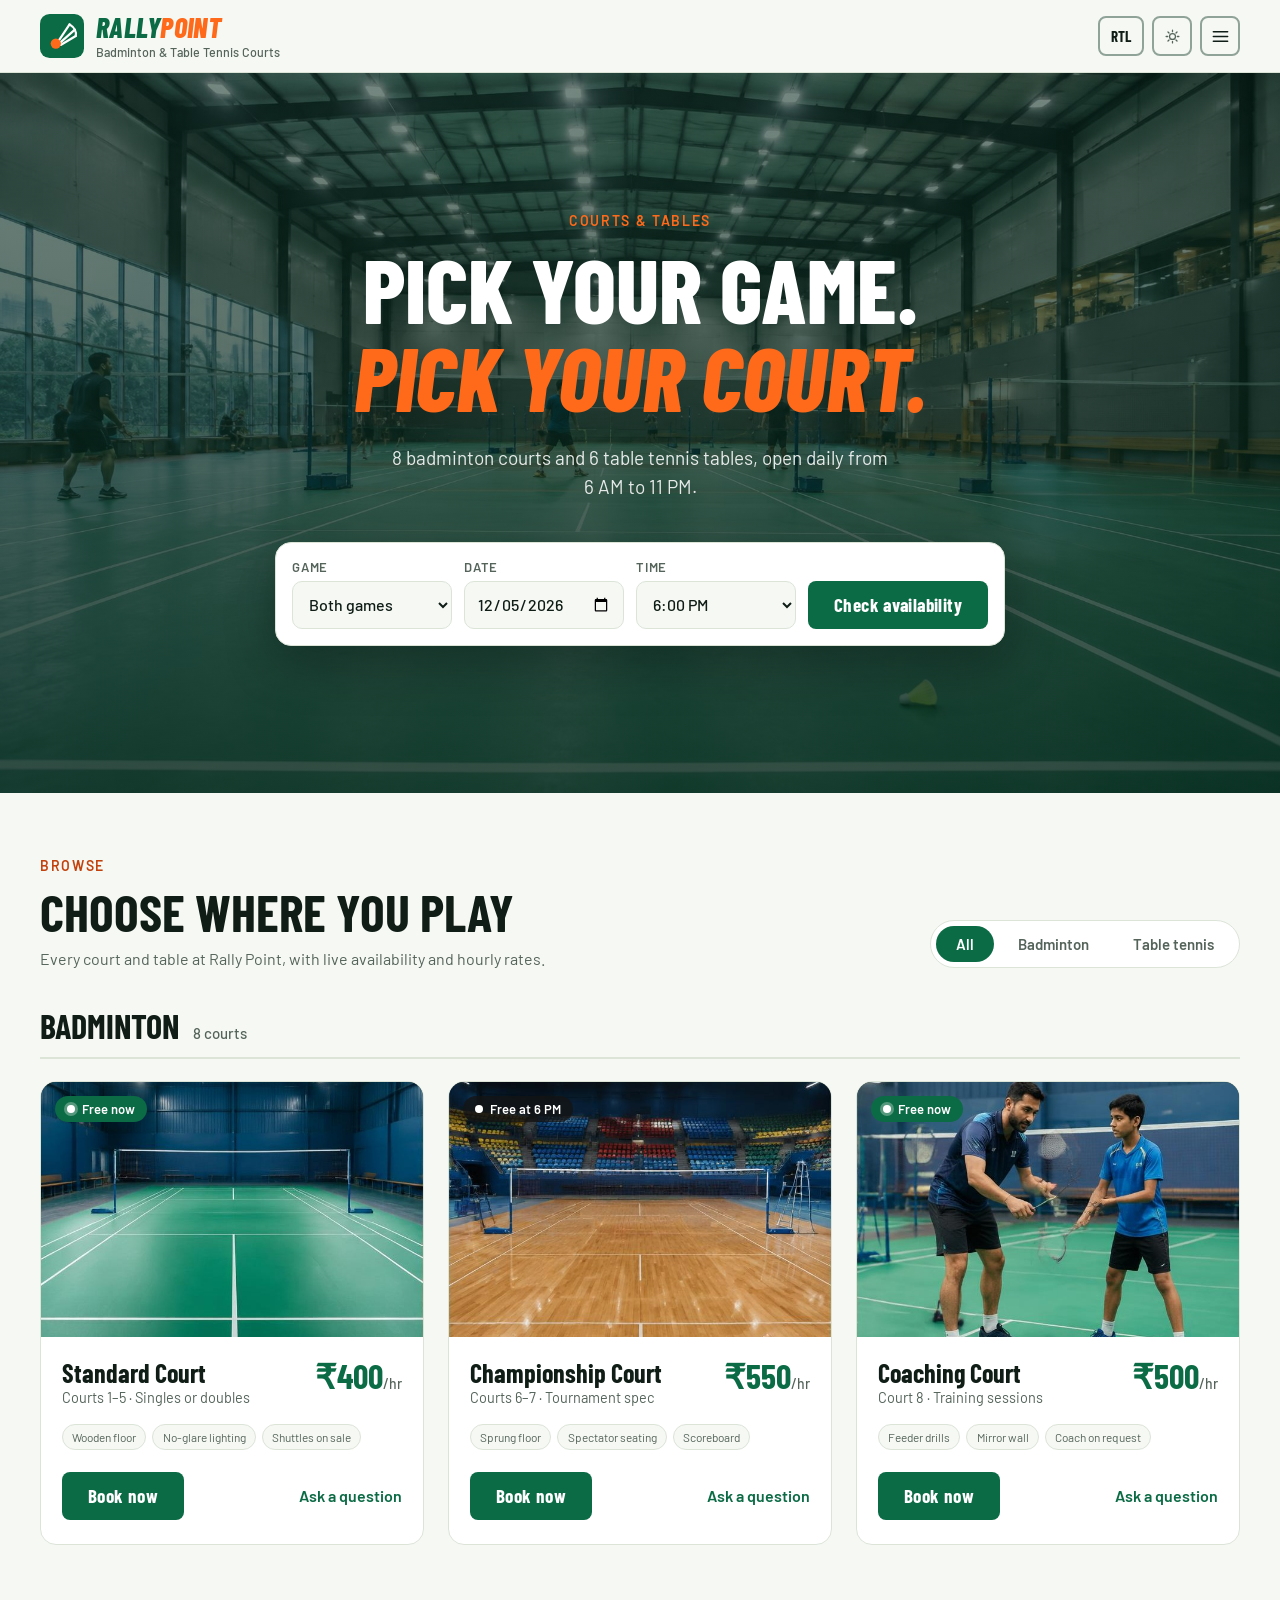
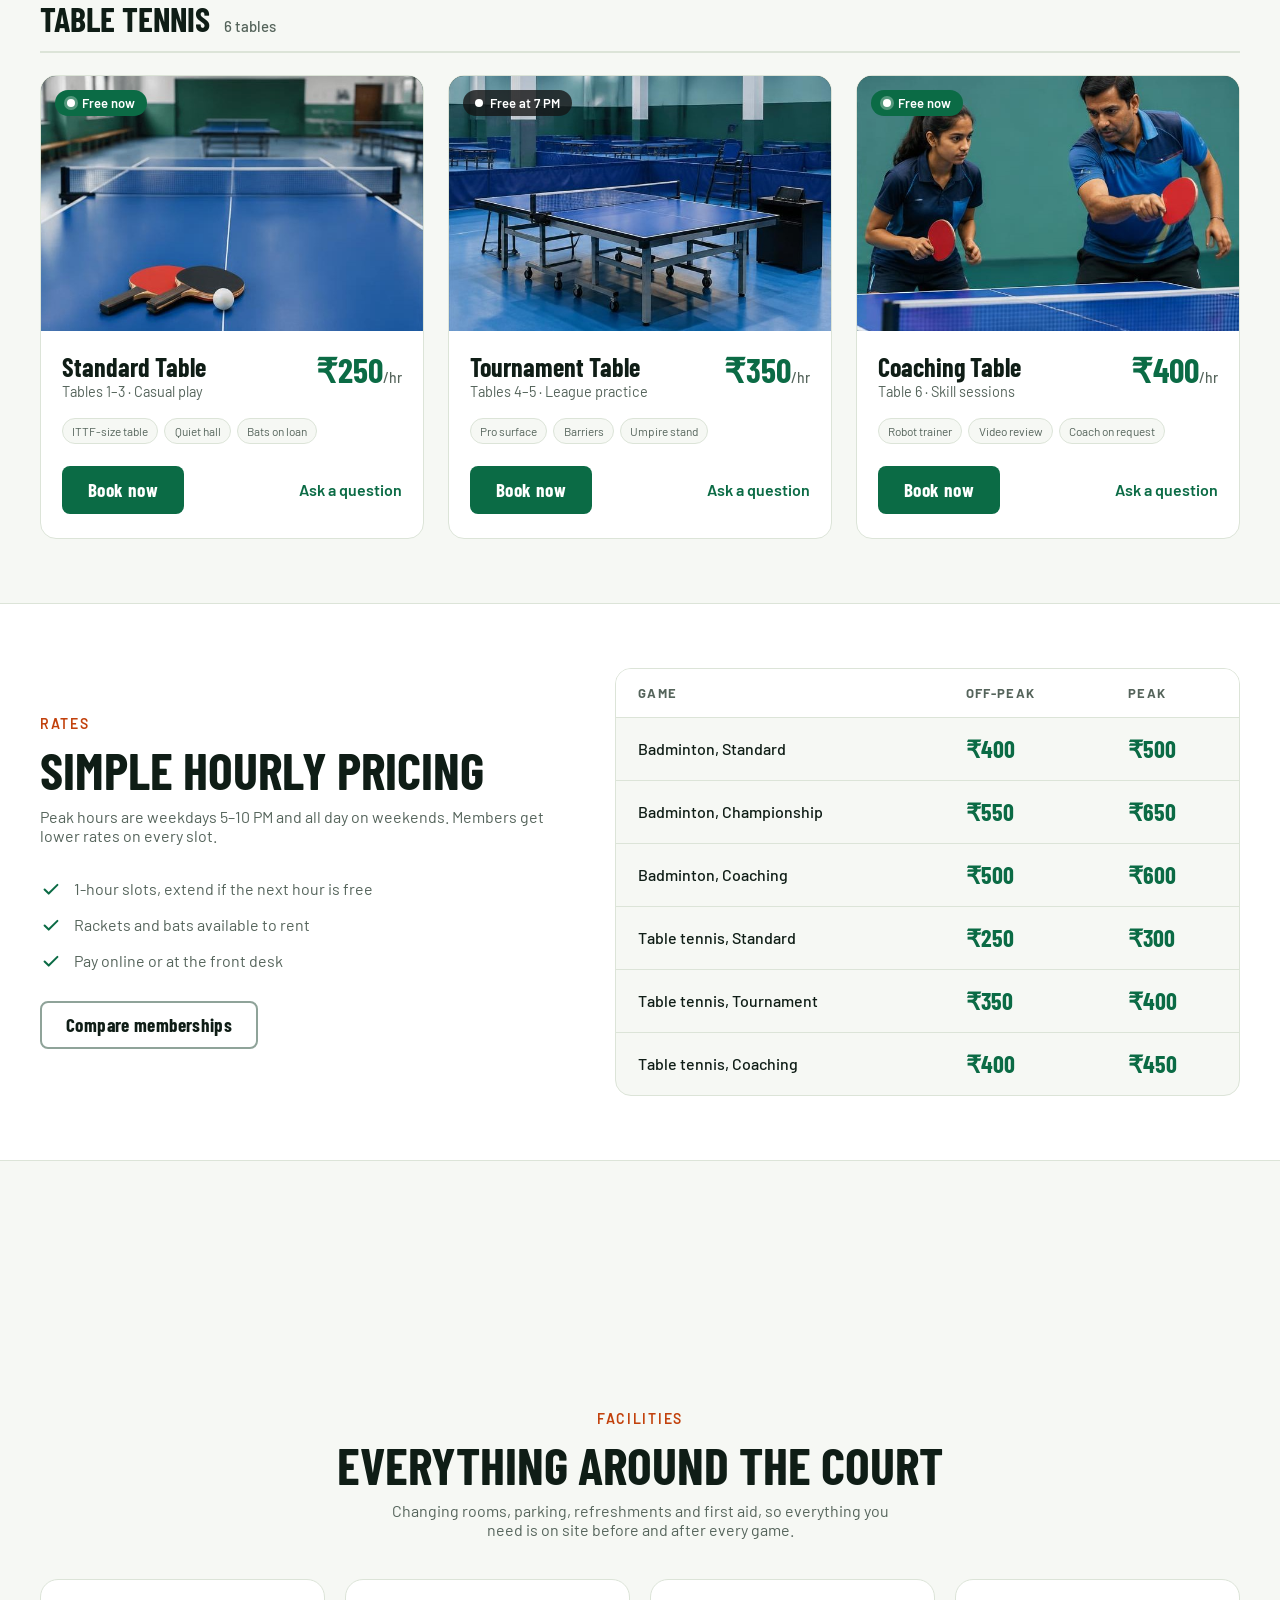
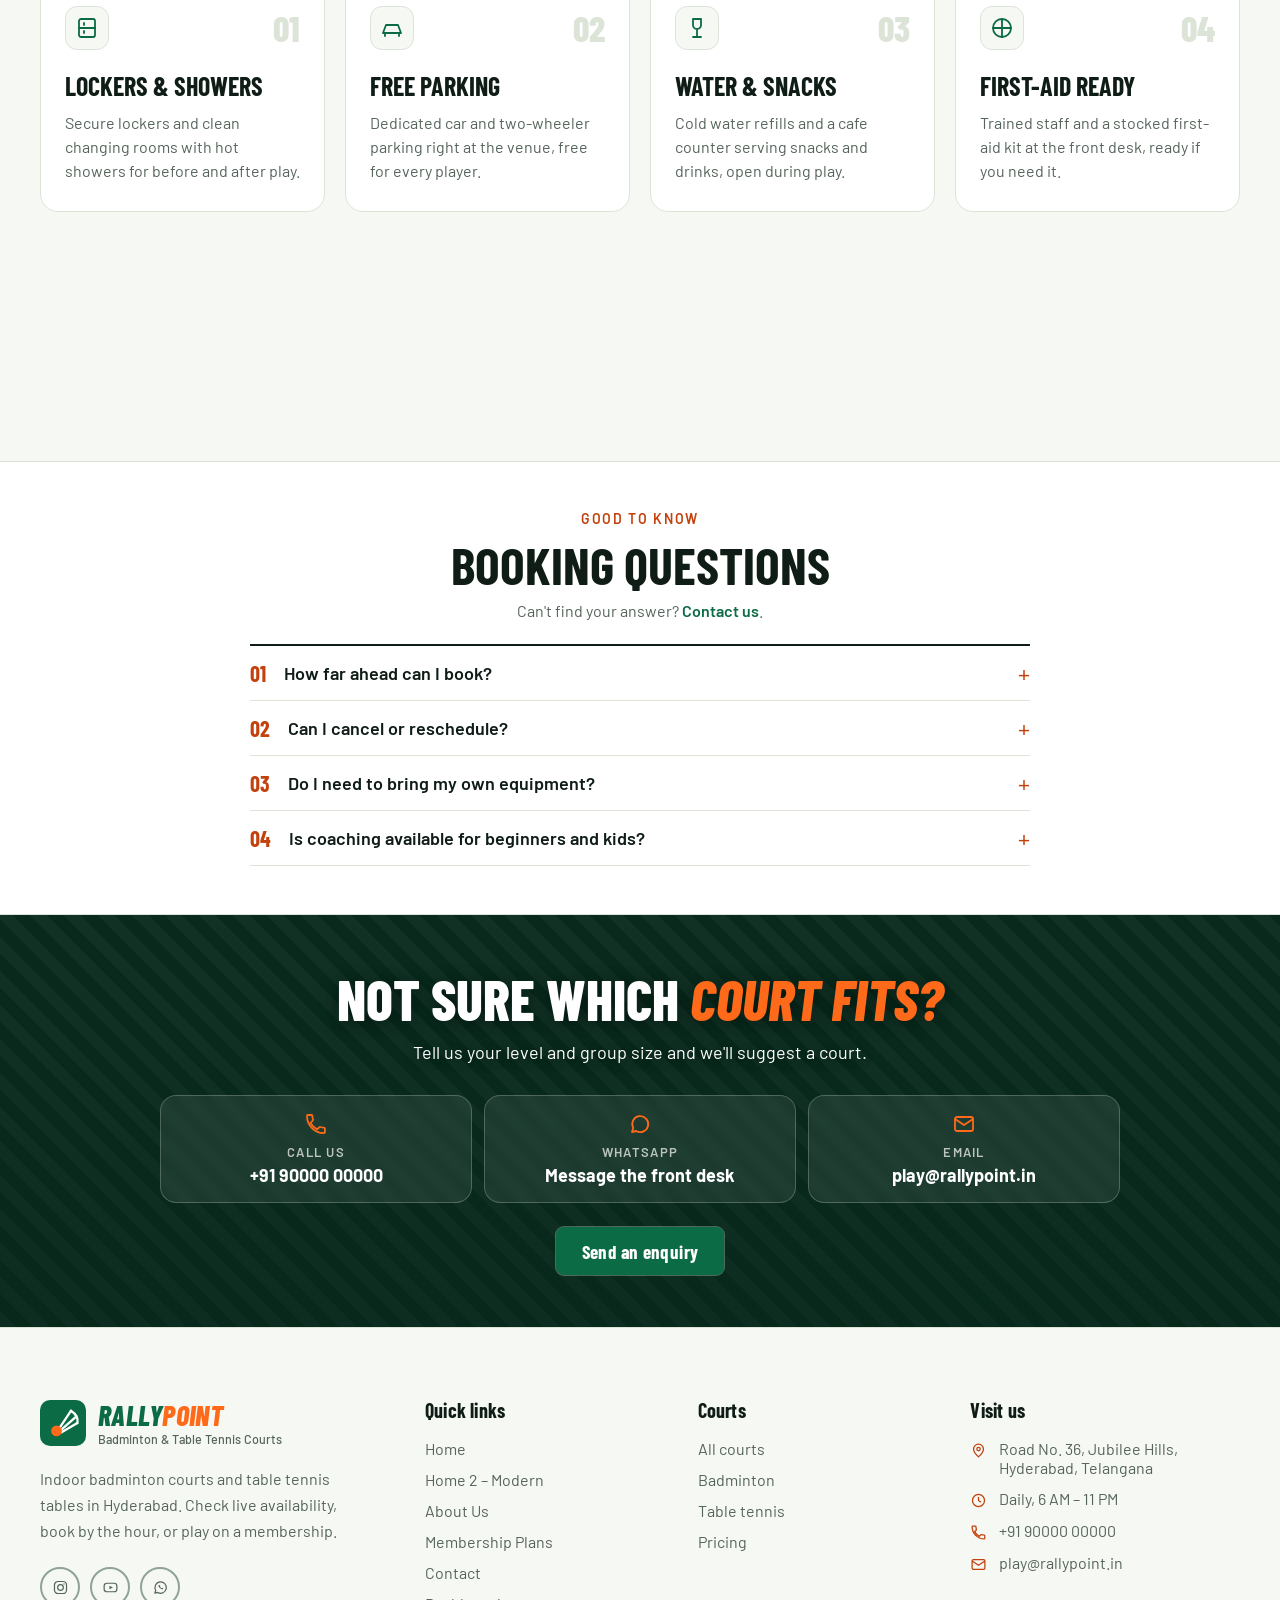
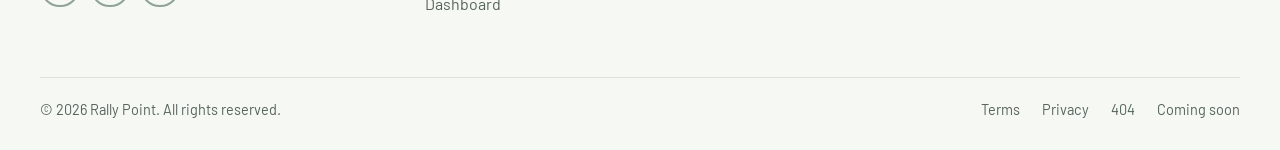
<file: courts/courts.html>
<!DOCTYPE html>
<html lang="en" dir="ltr" data-theme="light">
<head>
<meta charset="UTF-8">
<meta name="viewport" content="width=device-width, initial-scale=1.0">
<title>Courts — Badminton &amp; Table Tennis at Rally Point, Hyderabad</title>
<meta name="description" content="Browse badminton courts and table tennis tables at Rally Point, check live availability, see hourly prices and book a slot.">
<link rel="preconnect" href="https://fonts.googleapis.com">
<link rel="preconnect" href="https://fonts.gstatic.com" crossorigin>
<link href="https://fonts.googleapis.com/css2?family=Barlow+Condensed:ital,wght@0,600;0,700;0,800;1,800&family=Barlow:wght@400;500;600&display=swap" rel="stylesheet">
<link rel="stylesheet" href="../home/style.css">
<link rel="stylesheet" href="courts.css">
<link rel="icon" href="data:image/svg+xml,%3Csvg xmlns='http://www.w3.org/2000/svg' viewBox='0 0 64 64' fill='none'%3E%3Crect width='64' height='64' rx='14' fill='%230B6B45'/%3E%3Cg stroke='%23fff' stroke-width='3.2' stroke-linecap='round'%3E%3Cpath d='M27 39L43 15M29 42L50.7 22.7M30 45L52 32M43 15Q54 22 52 32'/%3E%3C/g%3E%3Ccircle cx='23' cy='43' r='7.5' fill='%23FF6A1A'/%3E%3C/svg%3E">
</head>
<body>

<header class="site">
  <div class="wrap nav-row">
    <a href="../home/index.html" class="brand" aria-label="Rally Point home">
        <span class="brand-mark" aria-hidden="true">
        <svg viewBox="0 0 64 64" fill="none">
          <rect width="64" height="64" rx="14" fill="var(--logo-bg)"/>
          <g stroke="#fff" stroke-width="3.2" stroke-linecap="round" fill="none">
            <path d="M27 39L43 15"/><path d="M29 42L50.7 22.7"/><path d="M30 45L52 32"/><path d="M43 15Q54 22 52 32"/>
          </g>
          <circle cx="23" cy="43" r="7.5" fill="var(--logo-ball)"/>
        </svg>
        </span>
        <span class="brand-text">
          <span class="logo-word">Rally<em>Point</em></span>
          <span class="brand-sub">Badminton &amp; Table Tennis Courts</span>
        </span>
      </a>

    <nav class="primary" aria-label="Main">
      <div class="nav-item">
        <a href="../home/index.html">Home
          <svg class="caret" viewBox="0 0 24 24" fill="none" stroke="currentColor" stroke-width="2.4"><path d="M6 9l6 6 6-6" stroke-linecap="round" stroke-linejoin="round"/></svg>
        </a>
        <div class="dropdown">
          <a href="../home/index.html">Home 1 – Classic</a>
          <a href="../home2/home-2.html">Home 2 – Modern</a>
        </div>
      </div>
      <a href="../about/about.html">About Us</a>
      <a href="../courts/courts.html" class="active" aria-current="page">Courts</a>
      <a href="../membership/membership.html">Membership Plans</a>
      <a href="../contact/contact.html">Contact</a>
      <a href="../dashboard/dashboard.html">Dashboard</a>
    </nav>

    <div class="nav-actions">
      <button class="btn btn-outline btn-sm" id="dir-toggle" aria-label="Toggle text direction">RTL</button>
      <button class="icon-btn" id="theme-toggle" aria-label="Toggle dark mode">
        <svg class="sun" viewBox="0 0 24 24" fill="none" stroke="currentColor" stroke-width="1.8"><circle cx="12" cy="12" r="4.2"/><path d="M12 3v2.2M12 18.8V21M21 12h-2.2M5.2 12H3M18.4 5.6l-1.5 1.5M7.1 16.9l-1.5 1.5M18.4 18.4l-1.5-1.5M7.1 7.1L5.6 5.6" stroke-linecap="round"/></svg>
        <svg class="moon" viewBox="0 0 24 24" fill="none" stroke="currentColor" stroke-width="1.8"><path d="M20 14.5A8.5 8.5 0 1 1 9.5 4a7 7 0 0 0 10.5 10.5z" stroke-linejoin="round"/></svg>
      </button>
      <a href="../login/login.html" class="btn btn-primary btn-sm desktop-only"><svg viewBox="0 0 24 24" fill="none" stroke="currentColor" stroke-width="2" stroke-linecap="round"><circle cx="12" cy="8" r="3.6"/><path d="M5 20c1.4-3.8 4.2-5.6 7-5.6s5.6 1.8 7 5.6"/></svg><span>Login</span></a>
      <button class="menu-toggle" id="menu-toggle" aria-label="Open menu" aria-expanded="false" aria-controls="mobile-panel">
        <svg viewBox="0 0 24 24" fill="none" stroke="currentColor" stroke-width="2"><path d="M3 6h18M3 12h18M3 18h18" stroke-linecap="round"/></svg>
      </button>
    </div>
  </div>

  <div class="mobile-panel" id="mobile-panel">
    <details class="mobile-dropdown">
      <summary>Home</summary>
      <a href="../home/index.html">Home 1 – Classic</a>
      <a href="../home2/home-2.html">Home 2 – Modern</a>
    </details>
    <a href="../about/about.html">About Us</a>
    <a href="../courts/courts.html">Courts</a>
    <a href="../membership/membership.html">Membership Plans</a>
    <a href="../contact/contact.html">Contact</a>
    <a href="../dashboard/dashboard.html">Dashboard</a>
    <div class="mobile-actions">
      <a href="../login/login.html" class="btn btn-primary"><svg viewBox="0 0 24 24" fill="none" stroke="currentColor" stroke-width="2" stroke-linecap="round"><circle cx="12" cy="8" r="3.6"/><path d="M5 20c1.4-3.8 4.2-5.6 7-5.6s5.6 1.8 7 5.6"/></svg><span>Login</span></a>
    </div>
  </div>
</header>

<main>

  <section class="c-hero">
    <figure class="media c-hero-bg" data-label="courts-hero.jpg · wide 16:9"><img src="images/courts-hero.jpg" alt="Rows of indoor badminton courts" onerror="this.remove()"></figure>
    <div class="wrap c-hero-inner">
      <span class="kicker light">Courts &amp; tables</span>
      <h1>Pick your game.<br><em>Pick your court.</em></h1>
      <p>8 badminton courts and 6 table tennis tables, open daily from 6 AM to 11 PM.</p>

      <form class="finder" id="finder" action="#courts" aria-label="Check availability">
        <label>Game
          <select id="f-sport" name="sport"><option value="all">Both games</option><option value="badminton">Badminton</option><option value="table-tennis">Table tennis</option></select>
        </label>
        <label>Date
          <input type="date" id="f-date" name="date">
        </label>
        <label>Time
          <select name="time"><option>6:00 AM</option><option>8:00 AM</option><option>12:00 PM</option><option selected>6:00 PM</option><option>8:00 PM</option><option>10:00 PM</option></select>
        </label>
        <button type="submit" class="btn btn-secondary">Check availability</button>
      </form>
    </div>
  </section>

  <section class="section" id="courts">
    <div class="wrap">
      <div class="listing-head">
        <div class="section-head">
          <span class="kicker">Browse</span>
          <h2>Choose where you play</h2>
          <p>Every court and table at Rally Point, with live availability and hourly rates.</p>
        </div>
        <div class="tabs" role="tablist" aria-label="Filter by game">
          <button class="tab is-active" role="tab" aria-selected="true" data-filter="all">All</button>
          <button class="tab" role="tab" aria-selected="false" data-filter="badminton">Badminton</button>
          <button class="tab" role="tab" aria-selected="false" data-filter="table-tennis">Table tennis</button>
        </div>
      </div>

      <div class="group" id="badminton" data-group="badminton">
        <h3 class="group-title"><span>Badminton</span><em>8 courts</em></h3>
        <div class="court-grid"><article class="court" data-sport="badminton">
          <div class="court-media">
            <figure class="media court-img" data-label="badminton-standard.jpg · 3:2"><img src="images/badminton-standard.jpg" alt="Standard Court" loading="lazy" onerror="this.remove()"></figure>
            <span class="status free"><i aria-hidden="true"></i>Free now</span>
          </div>
          <div class="court-body">
            <div class="court-top"><div><h3>Standard Court</h3><p class="court-sub">Courts 1–5 · Singles or doubles</p></div>
              <p class="court-price">₹400<small>/hr</small></p></div>
            <ul class="chips"><li>Wooden floor</li><li>No-glare lighting</li><li>Shuttles on sale</li></ul>
            <div class="court-actions">
              <a href="../dashboard/dashboard.html" class="btn btn-secondary">Book now</a>
              <a href="../contact/contact.html" class="text-link">Ask a question</a>
            </div>
          </div>
        </article><article class="court" data-sport="badminton">
          <div class="court-media">
            <figure class="media court-img" data-label="badminton-championship.jpg · 3:2"><img src="images/badminton-championship.jpg" alt="Championship Court" loading="lazy" onerror="this.remove()"></figure>
            <span class="status busy"><i aria-hidden="true"></i>Free at 6 PM</span>
          </div>
          <div class="court-body">
            <div class="court-top"><div><h3>Championship Court</h3><p class="court-sub">Courts 6–7 · Tournament spec</p></div>
              <p class="court-price">₹550<small>/hr</small></p></div>
            <ul class="chips"><li>Sprung floor</li><li>Spectator seating</li><li>Scoreboard</li></ul>
            <div class="court-actions">
              <a href="../dashboard/dashboard.html" class="btn btn-secondary">Book now</a>
              <a href="../contact/contact.html" class="text-link">Ask a question</a>
            </div>
          </div>
        </article><article class="court" data-sport="badminton">
          <div class="court-media">
            <figure class="media court-img" data-label="badminton-coaching.jpg · 3:2"><img src="images/badminton-coaching.jpg" alt="Coaching Court" loading="lazy" onerror="this.remove()"></figure>
            <span class="status free"><i aria-hidden="true"></i>Free now</span>
          </div>
          <div class="court-body">
            <div class="court-top"><div><h3>Coaching Court</h3><p class="court-sub">Court 8 · Training sessions</p></div>
              <p class="court-price">₹500<small>/hr</small></p></div>
            <ul class="chips"><li>Feeder drills</li><li>Mirror wall</li><li>Coach on request</li></ul>
            <div class="court-actions">
              <a href="../dashboard/dashboard.html" class="btn btn-secondary">Book now</a>
              <a href="../contact/contact.html" class="text-link">Ask a question</a>
            </div>
          </div>
        </article></div>
      </div>

      <div class="group" id="table-tennis" data-group="table-tennis">
        <h3 class="group-title"><span>Table tennis</span><em>6 tables</em></h3>
        <div class="court-grid"><article class="court" data-sport="table-tennis">
          <div class="court-media">
            <figure class="media court-img" data-label="tt-standard.jpg · 3:2"><img src="images/tt-standard.jpg" alt="Standard Table" loading="lazy" onerror="this.remove()"></figure>
            <span class="status free"><i aria-hidden="true"></i>Free now</span>
          </div>
          <div class="court-body">
            <div class="court-top"><div><h3>Standard Table</h3><p class="court-sub">Tables 1–3 · Casual play</p></div>
              <p class="court-price">₹250<small>/hr</small></p></div>
            <ul class="chips"><li>ITTF-size table</li><li>Quiet hall</li><li>Bats on loan</li></ul>
            <div class="court-actions">
              <a href="../dashboard/dashboard.html" class="btn btn-secondary">Book now</a>
              <a href="../contact/contact.html" class="text-link">Ask a question</a>
            </div>
          </div>
        </article><article class="court" data-sport="table-tennis">
          <div class="court-media">
            <figure class="media court-img" data-label="tt-tournament.jpg · 3:2"><img src="images/tt-tournament.jpg" alt="Tournament Table" loading="lazy" onerror="this.remove()"></figure>
            <span class="status busy"><i aria-hidden="true"></i>Free at 7 PM</span>
          </div>
          <div class="court-body">
            <div class="court-top"><div><h3>Tournament Table</h3><p class="court-sub">Tables 4–5 · League practice</p></div>
              <p class="court-price">₹350<small>/hr</small></p></div>
            <ul class="chips"><li>Pro surface</li><li>Barriers</li><li>Umpire stand</li></ul>
            <div class="court-actions">
              <a href="../dashboard/dashboard.html" class="btn btn-secondary">Book now</a>
              <a href="../contact/contact.html" class="text-link">Ask a question</a>
            </div>
          </div>
        </article><article class="court" data-sport="table-tennis">
          <div class="court-media">
            <figure class="media court-img" data-label="tt-coaching.jpg · 3:2"><img src="images/tt-coaching.jpg" alt="Coaching Table" loading="lazy" onerror="this.remove()"></figure>
            <span class="status free"><i aria-hidden="true"></i>Free now</span>
          </div>
          <div class="court-body">
            <div class="court-top"><div><h3>Coaching Table</h3><p class="court-sub">Table 6 · Skill sessions</p></div>
              <p class="court-price">₹400<small>/hr</small></p></div>
            <ul class="chips"><li>Robot trainer</li><li>Video review</li><li>Coach on request</li></ul>
            <div class="court-actions">
              <a href="../dashboard/dashboard.html" class="btn btn-secondary">Book now</a>
              <a href="../contact/contact.html" class="text-link">Ask a question</a>
            </div>
          </div>
        </article></div>
      </div>
    </div>
  </section>

  <section class="section alt">
    <div class="wrap price-split">
      <div>
        <div class="section-head">
          <span class="kicker">Rates</span>
          <h2>Simple hourly pricing</h2>
          <p>Peak hours are weekdays 5–10 PM and all day on weekends. Members get lower rates on every slot.</p>
        </div>
        <ul class="ticks">
          <li><svg viewBox="0 0 24 24" fill="none" stroke="currentColor" stroke-width="2.2" stroke-linecap="round" stroke-linejoin="round"><path d="M5 12.5l4.5 4.5L19 7.5"/></svg><span>1-hour slots, extend if the next hour is free</span></li>
          <li><svg viewBox="0 0 24 24" fill="none" stroke="currentColor" stroke-width="2.2" stroke-linecap="round" stroke-linejoin="round"><path d="M5 12.5l4.5 4.5L19 7.5"/></svg><span>Rackets and bats available to rent</span></li>
          <li><svg viewBox="0 0 24 24" fill="none" stroke="currentColor" stroke-width="2.2" stroke-linecap="round" stroke-linejoin="round"><path d="M5 12.5l4.5 4.5L19 7.5"/></svg><span>Pay online or at the front desk</span></li>
        </ul>
        <a href="../membership/membership.html" class="btn btn-outline">Compare memberships</a>
      </div>
      <div class="table-wrap">
        <table class="rates">
          <thead><tr><th scope="col">Game</th><th scope="col">Off-peak</th><th scope="col">Peak</th></tr></thead>
          <tbody>
            <tr><th scope="row">Badminton, Standard</th><td>₹400</td><td>₹500</td></tr>
            <tr><th scope="row">Badminton, Championship</th><td>₹550</td><td>₹650</td></tr>
            <tr><th scope="row">Badminton, Coaching</th><td>₹500</td><td>₹600</td></tr>
            <tr><th scope="row">Table tennis, Standard</th><td>₹250</td><td>₹300</td></tr>
            <tr><th scope="row">Table tennis, Tournament</th><td>₹350</td><td>₹400</td></tr>
            <tr><th scope="row">Table tennis, Coaching</th><td>₹400</td><td>₹450</td></tr>
          </tbody>
        </table>
      </div>
    </div>
  </section>

  <section class="section fac-sec">
    <div class="wrap">
      <div class="section-head">
        <span class="kicker">Facilities</span>
        <h2>Everything around the court</h2>
        <p>Changing rooms, parking, refreshments and first aid, so everything you need is on site before and after every game.</p>
      </div>
      <ul class="fac-grid">
        <li class="fac"><div class="fac-top"><span class="fac-icon" aria-hidden="true"><svg viewBox="0 0 24 24" fill="none" stroke="currentColor" stroke-width="1.8" stroke-linecap="round" stroke-linejoin="round"><rect x="4" y="3" width="16" height="18" rx="2"/><path d="M4 12h16M9 7v2M9 15v2"/></svg></span><span class="fac-num" aria-hidden="true">01</span></div><h3>Lockers &amp; showers</h3><p>Secure lockers and clean changing rooms with hot showers for before and after play.</p></li>
        <li class="fac"><div class="fac-top"><span class="fac-icon" aria-hidden="true"><svg viewBox="0 0 24 24" fill="none" stroke="currentColor" stroke-width="1.8" stroke-linecap="round" stroke-linejoin="round"><path d="M3 17l3-8h12l3 8M5 17v3M19 17v3M3 17h18"/></svg></span><span class="fac-num" aria-hidden="true">02</span></div><h3>Free parking</h3><p>Dedicated car and two-wheeler parking right at the venue, free for every player.</p></li>
        <li class="fac"><div class="fac-top"><span class="fac-icon" aria-hidden="true"><svg viewBox="0 0 24 24" fill="none" stroke="currentColor" stroke-width="1.8" stroke-linecap="round" stroke-linejoin="round"><path d="M8 3h8v6a4 4 0 01-8 0zM12 13v8M8 21h8"/></svg></span><span class="fac-num" aria-hidden="true">03</span></div><h3>Water &amp; snacks</h3><p>Cold water refills and a cafe counter serving snacks and drinks, open during play.</p></li>
        <li class="fac"><div class="fac-top"><span class="fac-icon" aria-hidden="true"><svg viewBox="0 0 24 24" fill="none" stroke="currentColor" stroke-width="1.8" stroke-linecap="round" stroke-linejoin="round"><path d="M12 3v18M3 12h18"/><circle cx="12" cy="12" r="9"/></svg></span><span class="fac-num" aria-hidden="true">04</span></div><h3>First-aid ready</h3><p>Trained staff and a stocked first-aid kit at the front desk, ready if you need it.</p></li>
      </ul>
    </div>
  </section>

  <section class="section alt faq-sec">
    <div class="wrap faq-wrap">
      <div class="section-head">
        <span class="kicker">Good to know</span>
        <h2>Booking questions</h2>
        <p>Can't find your answer? <a class="text-link inline" href="../contact/contact.html">Contact us</a>.</p>
      </div>
      <div class="faqs">
        <details class="faq"><summary>How far ahead can I book?</summary><p>Pay-as-you-go players can book up to 3 days ahead. Members can book 3 to 14 days ahead depending on their plan.</p></details>
        <details class="faq"><summary>Can I cancel or reschedule?</summary><p>Yes. See our <a href="../legal/cancellation.html">cancellation policy</a> for the exact window and any fees.</p></details>
        <details class="faq"><summary>Do I need to bring my own equipment?</summary><p>No. Rackets, shuttles, bats and balls can be rented or bought at the front desk.</p></details>
        <details class="faq"><summary>Is coaching available for beginners and kids?</summary><p>Yes. Coaching courts and tables are open for group and one-to-one sessions. Ask at reception or send us a message.</p></details>
      </div>
    </div>
  </section>

  <section class="help-band">
    <figure class="media help-bg"><img src="https://images.unsplash.com/photo-1708312604109-16c0be9326cd?fm=jpg&q=80&w=2000&auto=format&fit=crop" alt="" loading="lazy" onerror="this.remove()"></figure>
    <div class="wrap help-inner">
      <h2>Not sure which <em>court fits?</em></h2>
      <p>Tell us your level and group size and we'll suggest a court.</p>
      <div class="help-tiles">
        <a href="tel:+919000000000" class="help-tile"><svg viewBox="0 0 24 24" fill="none" stroke="currentColor" stroke-width="1.8" stroke-linecap="round" stroke-linejoin="round"><path d="M6.6 10.8c1.4 2.8 3.8 5.2 6.6 6.6l2.2-2.2c.3-.3.7-.4 1-.2 1.1.4 2.3.6 3.5.6.6 0 1 .4 1 1V20c0 .6-.4 1-1 1C10.6 21 3 13.4 3 4c0-.6.4-1 1-1h3.4c.6 0 1 .4 1 1 0 1.2.2 2.4.6 3.5.1.4 0 .8-.2 1z"/></svg><span>Call us</span><strong>+91 90000 00000</strong></a>
        <a href="https://wa.me/919000000000" class="help-tile"><svg viewBox="0 0 24 24" fill="none" stroke="currentColor" stroke-width="1.8" stroke-linecap="round" stroke-linejoin="round"><path d="M4 20l1.2-4.1A8 8 0 1 1 8.2 19z"/></svg><span>WhatsApp</span><strong>Message the front desk</strong></a>
        <a href="mailto:play@rallypoint.in" class="help-tile"><svg viewBox="0 0 24 24" fill="none" stroke="currentColor" stroke-width="1.8" stroke-linecap="round" stroke-linejoin="round"><rect x="3" y="5" width="18" height="14" rx="2"/><path d="M3 7l9 6 9-6"/></svg><span>Email</span><strong>play@rallypoint.in</strong></a>
      </div>
      <a href="../contact/contact.html" class="btn btn-secondary">Send an enquiry</a>
    </div>
  </section>

</main>

<footer class="site">
  <div class="wrap">
    <div class="footer-grid">
      <div class="footer-brand">
        <a href="../home/index.html" class="brand" aria-label="Rally Point home">
        <span class="brand-mark" aria-hidden="true">
        <svg viewBox="0 0 64 64" fill="none">
          <rect width="64" height="64" rx="14" fill="var(--logo-bg)"/>
          <g stroke="#fff" stroke-width="3.2" stroke-linecap="round" fill="none">
            <path d="M27 39L43 15"/><path d="M29 42L50.7 22.7"/><path d="M30 45L52 32"/><path d="M43 15Q54 22 52 32"/>
          </g>
          <circle cx="23" cy="43" r="7.5" fill="var(--logo-ball)"/>
        </svg>
        </span>
        <span class="brand-text">
          <span class="logo-word">Rally<em>Point</em></span>
          <span class="brand-sub">Badminton &amp; Table Tennis Courts</span>
        </span>
      </a>
        <p class="footer-desc">Indoor badminton courts and table tennis tables in Hyderabad. Check live availability, book by the hour, or play on a membership.</p>
        <div class="socials">
          <a href="#" aria-label="Instagram"><svg viewBox="0 0 24 24" fill="none" stroke="currentColor" stroke-width="1.7"><rect x="3.5" y="3.5" width="17" height="17" rx="5"/><circle cx="12" cy="12" r="4"/><circle cx="17" cy="7" r="0.9" fill="currentColor" stroke="none"/></svg></a>
          <a href="#" aria-label="YouTube"><svg viewBox="0 0 24 24" fill="none" stroke="currentColor" stroke-width="1.7"><rect x="3" y="6" width="18" height="12" rx="4"/><path d="M10.5 9.5l5 2.5-5 2.5z" fill="currentColor" stroke="none"/></svg></a>
          <a href="#" aria-label="WhatsApp"><svg viewBox="0 0 24 24" fill="none" stroke="currentColor" stroke-width="1.7" stroke-linecap="round" stroke-linejoin="round"><path d="M4 20l1.2-4.1A8 8 0 1 1 8.2 19z"/><path d="M9 9.2c.2 2.2 2.6 4.6 5.8 5.6l1.2-1.4-1.8-1-.9.6c-.8-.4-1.6-1.2-2-2l.6-.9-1-1.8z" fill="currentColor" stroke="none"/></svg></a>
        </div>
      </div>

      <div class="footer-col">
        <h4>Quick links</h4>
        <ul>
          <li><a href="../home/index.html">Home</a></li>
          <li><a href="../home2/home-2.html">Home 2 – Modern</a></li>
          <li><a href="../about/about.html">About Us</a></li>
          <li><a href="../membership/membership.html">Membership Plans</a></li>
          <li><a href="../contact/contact.html">Contact</a></li>
          <li><a href="../dashboard/dashboard.html">Dashboard</a></li>
        </ul>
      </div>

      <div class="footer-col">
        <h4>Courts</h4>
        <ul>
          <li><a href="../courts/courts.html">All courts</a></li>
          <li><a href="../courts/courts.html#badminton">Badminton</a></li>
          <li><a href="../courts/courts.html#table-tennis">Table tennis</a></li>
          <li><a href="../membership/membership.html#plans">Pricing</a></li>
        </ul>
      </div>

      <div class="footer-col">
        <h4>Visit us</h4>
        <ul>
          <li class="contact-line">
            <svg viewBox="0 0 24 24" fill="none" stroke="currentColor" stroke-width="1.8"><path d="M12 21s-7-6.1-7-11a7 7 0 0114 0c0 4.9-7 11-7 11z"/><circle cx="12" cy="10" r="2.4"/></svg>
            <span>Road No. 36, Jubilee Hills,<br>Hyderabad, Telangana</span>
          </li>
          <li class="contact-line">
            <svg viewBox="0 0 24 24" fill="none" stroke="currentColor" stroke-width="1.8"><circle cx="12" cy="12" r="8.5"/><path d="M12 7.5V12l3 2" stroke-linecap="round" stroke-linejoin="round"/></svg>
            <span>Daily, 6 AM – 11 PM</span>
          </li>
          <li class="contact-line">
            <svg viewBox="0 0 24 24" fill="none" stroke="currentColor" stroke-width="1.8"><path d="M6.6 10.8c1.4 2.8 3.8 5.2 6.6 6.6l2.2-2.2c.3-.3.7-.4 1-.2 1.1.4 2.3.6 3.5.6.6 0 1 .4 1 1V20c0 .6-.4 1-1 1C10.6 21 3 13.4 3 4c0-.6.4-1 1-1h3.4c.6 0 1 .4 1 1 0 1.2.2 2.4.6 3.5.1.4 0 .8-.2 1z"/></svg>
            <a href="tel:+919000000000">+91 90000 00000</a>
          </li>
          <li class="contact-line">
            <svg viewBox="0 0 24 24" fill="none" stroke="currentColor" stroke-width="1.8"><rect x="3" y="5" width="18" height="14" rx="2"/><path d="M3 7l9 6 9-6"/></svg>
            <a href="mailto:play@rallypoint.in">play@rallypoint.in</a>
          </li>
        </ul>
      </div>
    </div>

    <div class="footer-bottom">
      <span>© 2026 Rally Point. All rights reserved.</span>
      <div class="footer-bottom-links">
        <a href="../legal/terms.html">Terms</a>
        <a href="../legal/privacy.html">Privacy</a>
        <a href="../legal/404.html">404</a>
        <a href="../legal/coming-soon.html">Coming soon</a>
      </div>
    </div>
  </div>
</footer>

<script src="../home/script.js"></script>

<script>
(function(){
  var tabs = document.querySelectorAll('.tab'), groups = document.querySelectorAll('.group');
  function filter(v){
    tabs.forEach(function(t){ var on = t.dataset.filter === v; t.classList.toggle('is-active', on); t.setAttribute('aria-selected', on); });
    groups.forEach(function(g){ g.hidden = !(v === 'all' || g.dataset.group === v); });
  }
  tabs.forEach(function(t){ t.addEventListener('click', function(){ filter(t.dataset.filter); }); });
  var form = document.getElementById('finder');
  var d = document.getElementById('f-date');
  if (d){ var n = new Date(); d.min = d.value = n.getFullYear()+'-'+String(n.getMonth()+1).padStart(2,'0')+'-'+String(n.getDate()).padStart(2,'0'); }
  form.addEventListener('submit', function(e){
    e.preventDefault();
    filter(document.getElementById('f-sport').value);
    document.getElementById('courts').scrollIntoView({behavior:'smooth'});
  });
  if (location.hash === '#badminton' || location.hash === '#table-tennis') filter(location.hash.slice(1));
})();
</script>
</body>
</html>
</file>
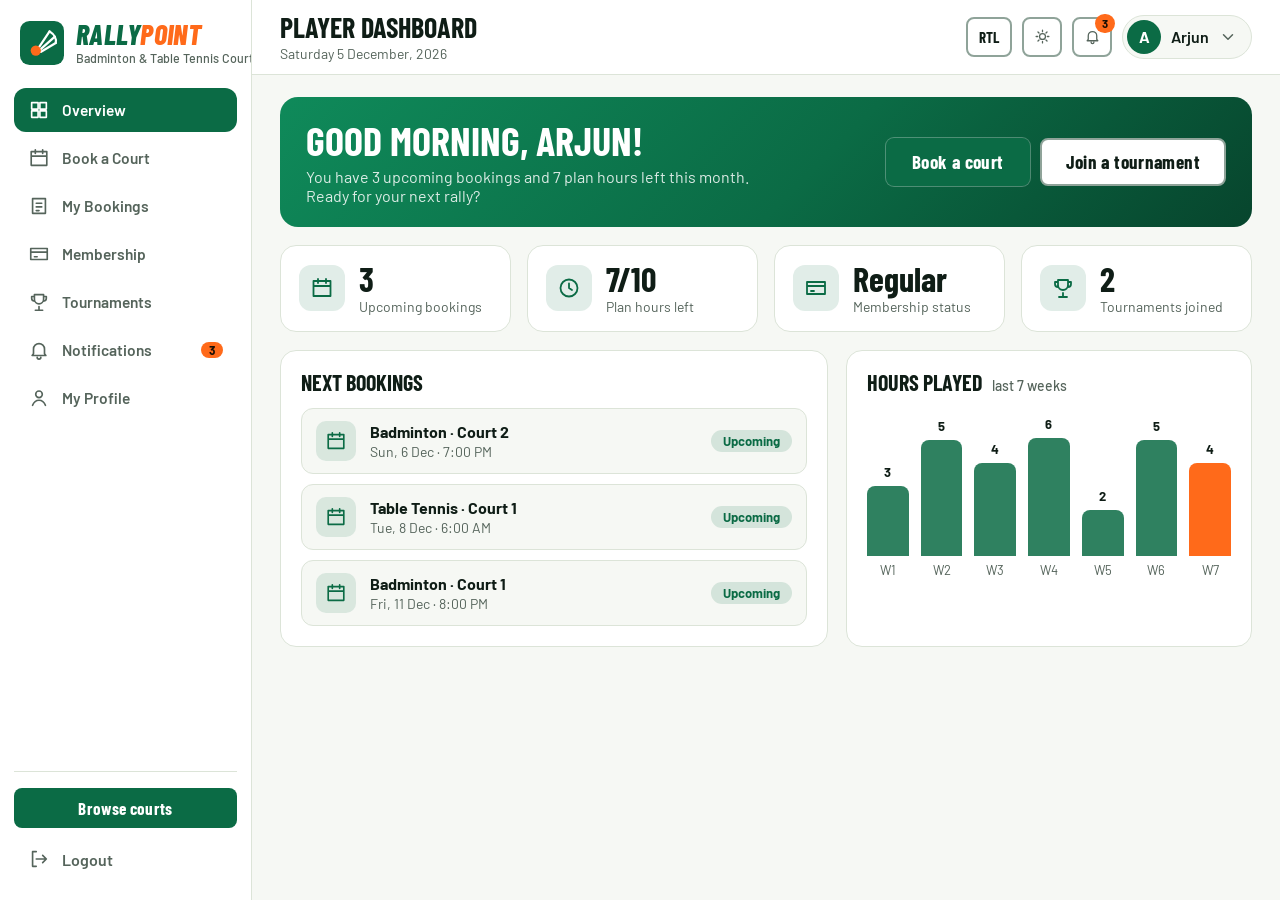
<file: dashboard/dashboard.html>
<!DOCTYPE html>
<html lang="en" dir="ltr" data-theme="light">
<head>
<meta charset="UTF-8">
<meta name="viewport" content="width=device-width, initial-scale=1.0">
<title>Player Dashboard — Rally Point Badminton &amp; Table Tennis, Hyderabad</title>
<link rel="preconnect" href="https://fonts.googleapis.com">
<link rel="preconnect" href="https://fonts.gstatic.com" crossorigin>
<link href="https://fonts.googleapis.com/css2?family=Barlow+Condensed:ital,wght@0,600;0,700;0,800;1,800&family=Barlow:wght@400;500;600&display=swap" rel="stylesheet">
<link rel="stylesheet" href="../home/style.css">
<link rel="stylesheet" href="dashboard.css">
<link rel="icon" href="data:image/svg+xml,%3Csvg xmlns='http://www.w3.org/2000/svg' viewBox='0 0 64 64' fill='none'%3E%3Crect width='64' height='64' rx='14' fill='%230B6B45'/%3E%3Cg stroke='%23fff' stroke-width='3.2' stroke-linecap='round'%3E%3Cpath d='M27 39L43 15M29 42L50.7 22.7M30 45L52 32M43 15Q54 22 52 32'/%3E%3C/g%3E%3Ccircle cx='23' cy='43' r='7.5' fill='%23FF6A1A'/%3E%3C/svg%3E">
</head>
<body class="dash">
<div class="app">

  <aside class="side" id="side" aria-label="Dashboard navigation">
    <a href="../home/index.html" class="brand" aria-label="Rally Point home">
      <span class="brand-mark" aria-hidden="true">
        <svg viewBox="0 0 64 64" fill="none"><rect width="64" height="64" rx="14" fill="var(--logo-bg)"/><g stroke="#fff" stroke-width="3.2" stroke-linecap="round" fill="none"><path d="M27 39L43 15"/><path d="M29 42L50.7 22.7"/><path d="M30 45L52 32"/><path d="M43 15Q54 22 52 32"/></g><circle cx="23" cy="43" r="7.5" fill="var(--logo-ball)"/></svg>
      </span>
      <span class="brand-text"><span class="logo-word">Rally<em>Point</em></span><span class="brand-sub">Badminton &amp; Table Tennis Courts</span></span>
    </a>
    <nav class="snav" id="nav"></nav>
    <div class="side-foot">
      <a href="../courts/courts.html" class="btn btn-secondary btn-sm">Browse courts</a>
      <a href="../login/login.html" class="logout" id="logout"><svg viewBox="0 0 24 24" fill="none" stroke="currentColor" stroke-width="1.8" stroke-linecap="round" stroke-linejoin="round"><path d="M9 4H5v16h4M16 8l4 4-4 4M20 12H9"/></svg><span>Logout</span></a>
    </div>
  </aside>
  <div class="scrim" id="scrim"></div>

  <div class="main">
    <header class="top">
      <button class="icon-btn menu-btn" id="side-toggle" aria-label="Open navigation"><svg viewBox="0 0 24 24" fill="none" stroke="currentColor" stroke-width="2" stroke-linecap="round"><path d="M3 6h18M3 12h18M3 18h18"/></svg></button>
      <div class="top-title"><h1>Player Dashboard</h1><p id="today"></p></div>
      <div class="top-actions">
        <button class="btn btn-outline btn-sm" id="dir-toggle" aria-label="Toggle text direction">RTL</button>
        <button class="icon-btn" id="theme-toggle" aria-label="Toggle dark mode">
          <svg class="sun" viewBox="0 0 24 24" fill="none" stroke="currentColor" stroke-width="1.8"><circle cx="12" cy="12" r="4.2"/><path d="M12 3v2.2M12 18.8V21M21 12h-2.2M5.2 12H3M18.4 5.6l-1.5 1.5M7.1 16.9l-1.5 1.5M18.4 18.4l-1.5-1.5M7.1 7.1L5.6 5.6" stroke-linecap="round"/></svg>
          <svg class="moon" viewBox="0 0 24 24" fill="none" stroke="currentColor" stroke-width="1.8"><path d="M20 14.5A8.5 8.5 0 1 1 9.5 4a7 7 0 0 0 10.5 10.5z" stroke-linejoin="round"/></svg>
        </button>
        <button class="icon-btn bell" data-a="go" data-v="notifications" aria-label="Notifications"><svg viewBox="0 0 24 24" fill="none" stroke="currentColor" stroke-width="1.8" stroke-linecap="round" stroke-linejoin="round"><path d="M6 16v-5a6 6 0 0112 0v5l1.5 2h-15zM10 20a2 2 0 004 0"/></svg><span class="dot" id="bell-n"></span></button>
        <div class="me-wrap" id="me-wrap">
          <button class="me" id="me-btn" data-a="menu" aria-haspopup="menu" aria-expanded="false" aria-controls="me-menu" aria-label="Account menu"><span class="av" id="av">A</span><span class="me-name" id="me-name">Arjun</span><svg class="chev" viewBox="0 0 24 24" fill="none" stroke="currentColor" stroke-width="2" stroke-linecap="round" stroke-linejoin="round" aria-hidden="true"><path d="M6 9l6 6 6-6"/></svg></button>
          <div class="me-menu" id="me-menu" role="menu" hidden>
            <div class="mm-head"><span class="av" id="av2">A</span><div><b id="mm-name">Arjun Mehta</b><small>Player Account</small></div></div>
            <button role="menuitem" data-a="go" data-v="profile"><svg viewBox="0 0 24 24" fill="none" stroke="currentColor" stroke-width="1.8" stroke-linecap="round" stroke-linejoin="round"><path d="M12 4.4a3.6 3.6 0 100 7.2 3.6 3.6 0 000-7.2zM5 20c1.4-3.8 4.2-5.6 7-5.6s5.6 1.8 7 5.6"/></svg><span>My Profile</span></button>
            <button role="menuitem" data-a="go" data-v="notifications"><svg viewBox="0 0 24 24" fill="none" stroke="currentColor" stroke-width="1.8" stroke-linecap="round" stroke-linejoin="round"><path d="M6 16v-5a6 6 0 0112 0v5l1.5 2h-15zM10 20a2 2 0 004 0"/></svg><span>Notifications</span><span class="mn" id="menu-n"></span></button>
            <a role="menuitem" class="mm-out" href="../login/login.html"><svg viewBox="0 0 24 24" fill="none" stroke="currentColor" stroke-width="1.8" stroke-linecap="round" stroke-linejoin="round"><path d="M9 4H5v16h4M16 8l4 4-4 4M20 12H9"/></svg><span>Logout</span></a>
          </div>
        </div>
      </div>
    </header>
    <main class="view" id="view" tabindex="-1"></main>
  </div>
</div>
<div class="toast" id="toast" role="status" aria-live="polite"></div>

<script src="../home/script.js"></script>
<script src="dashboard.js"></script>
</body>
</html>
</file>
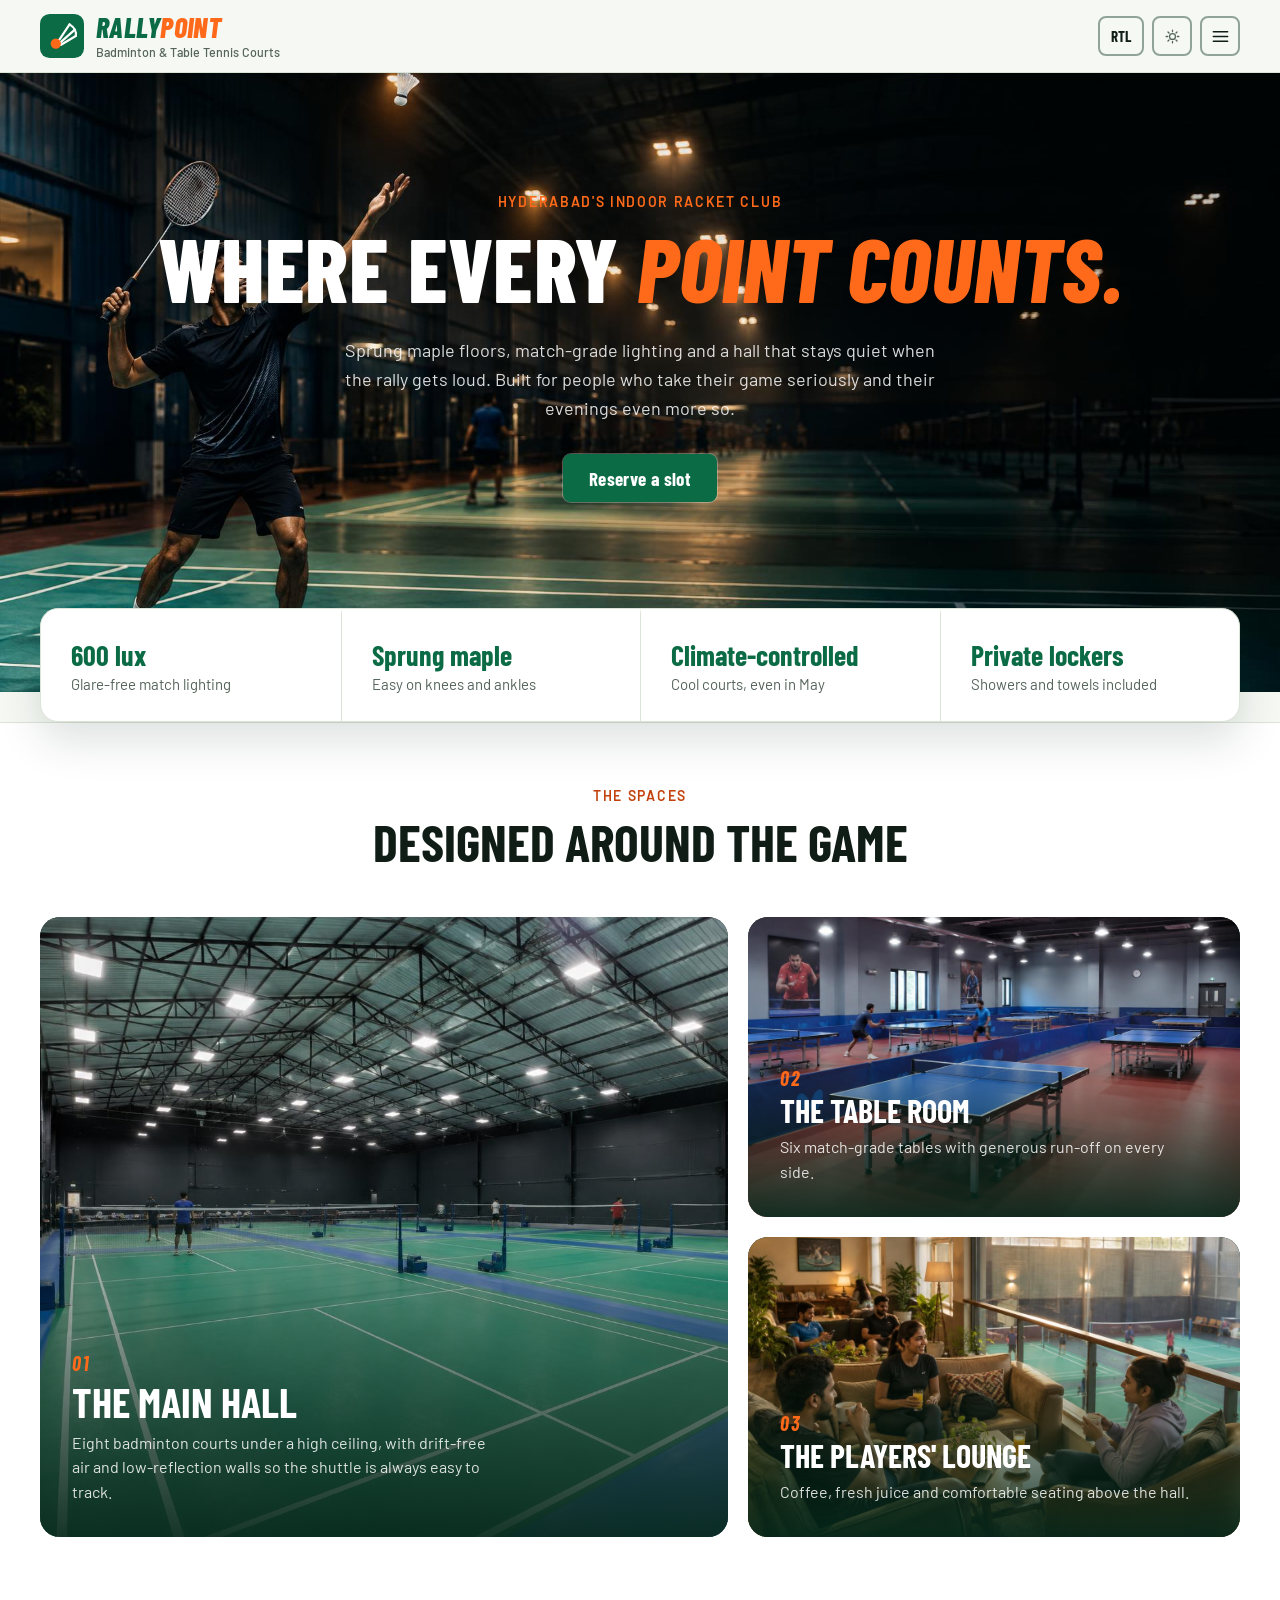
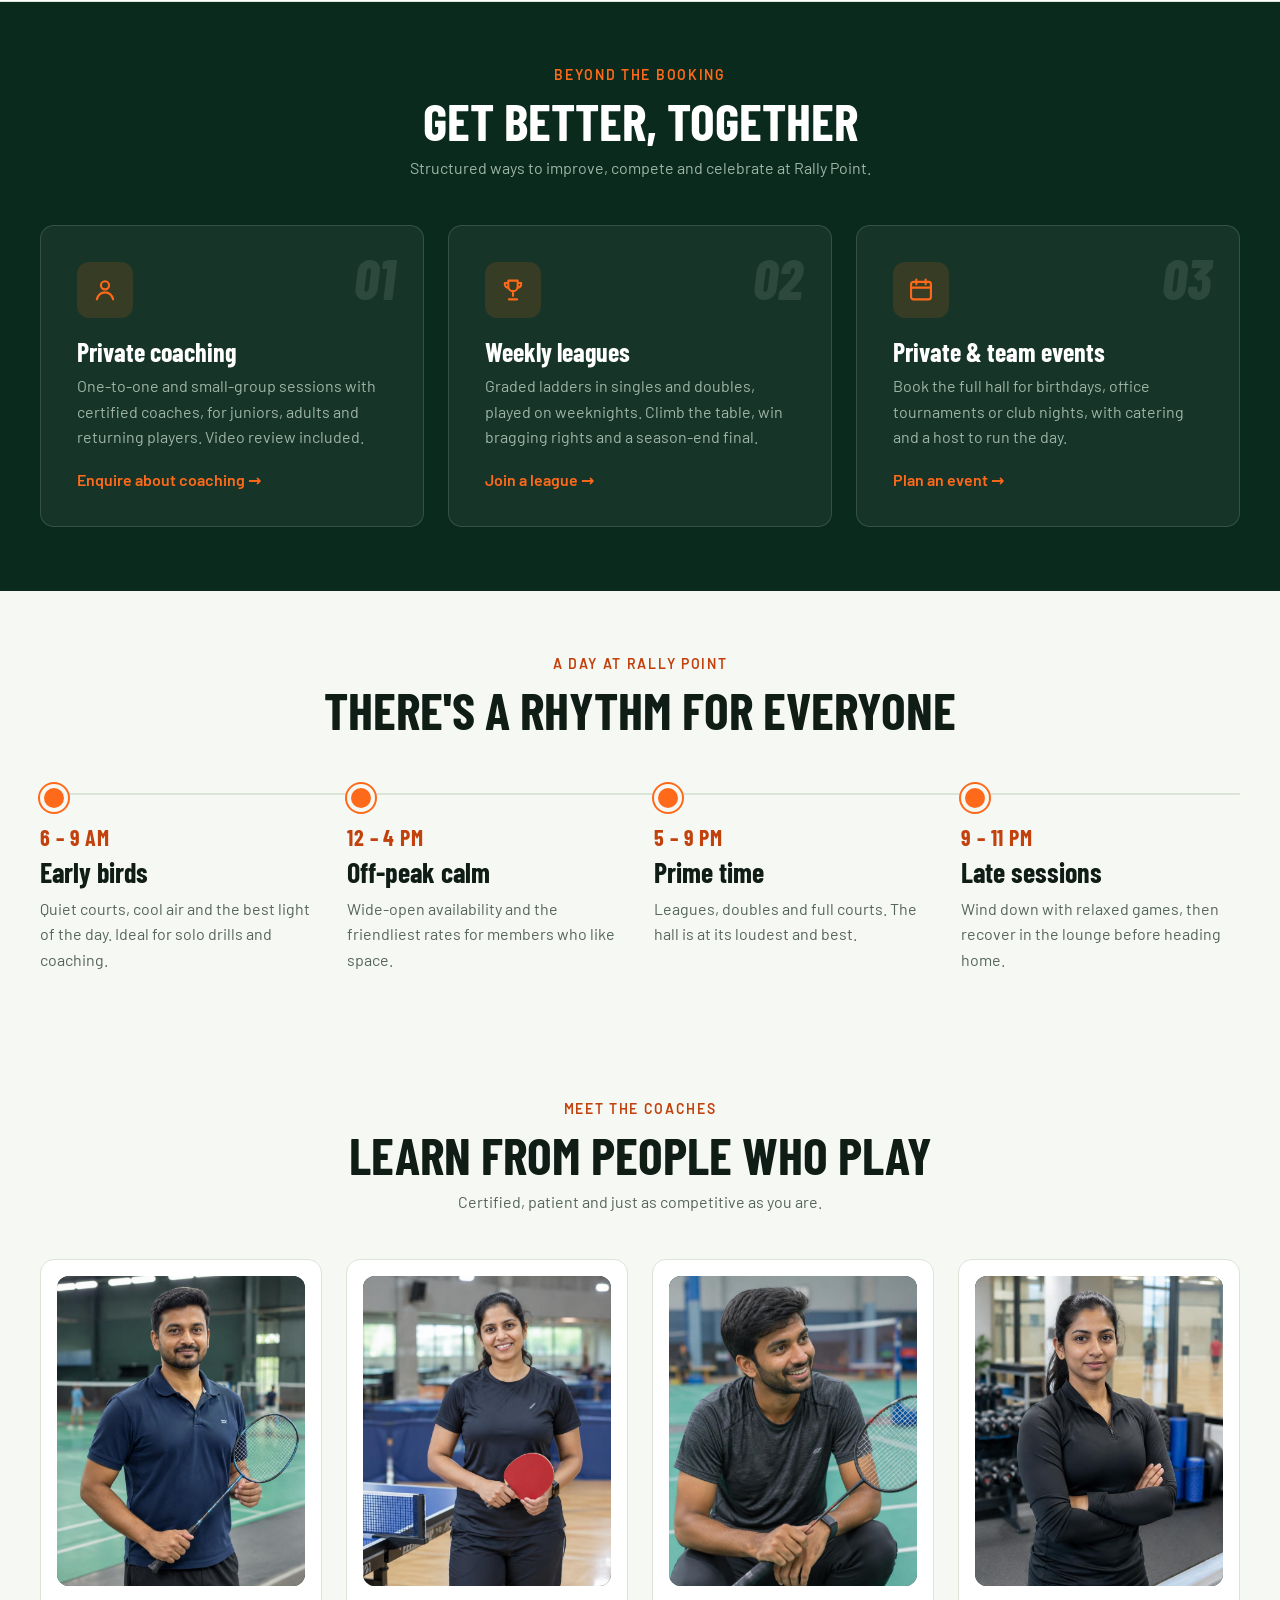
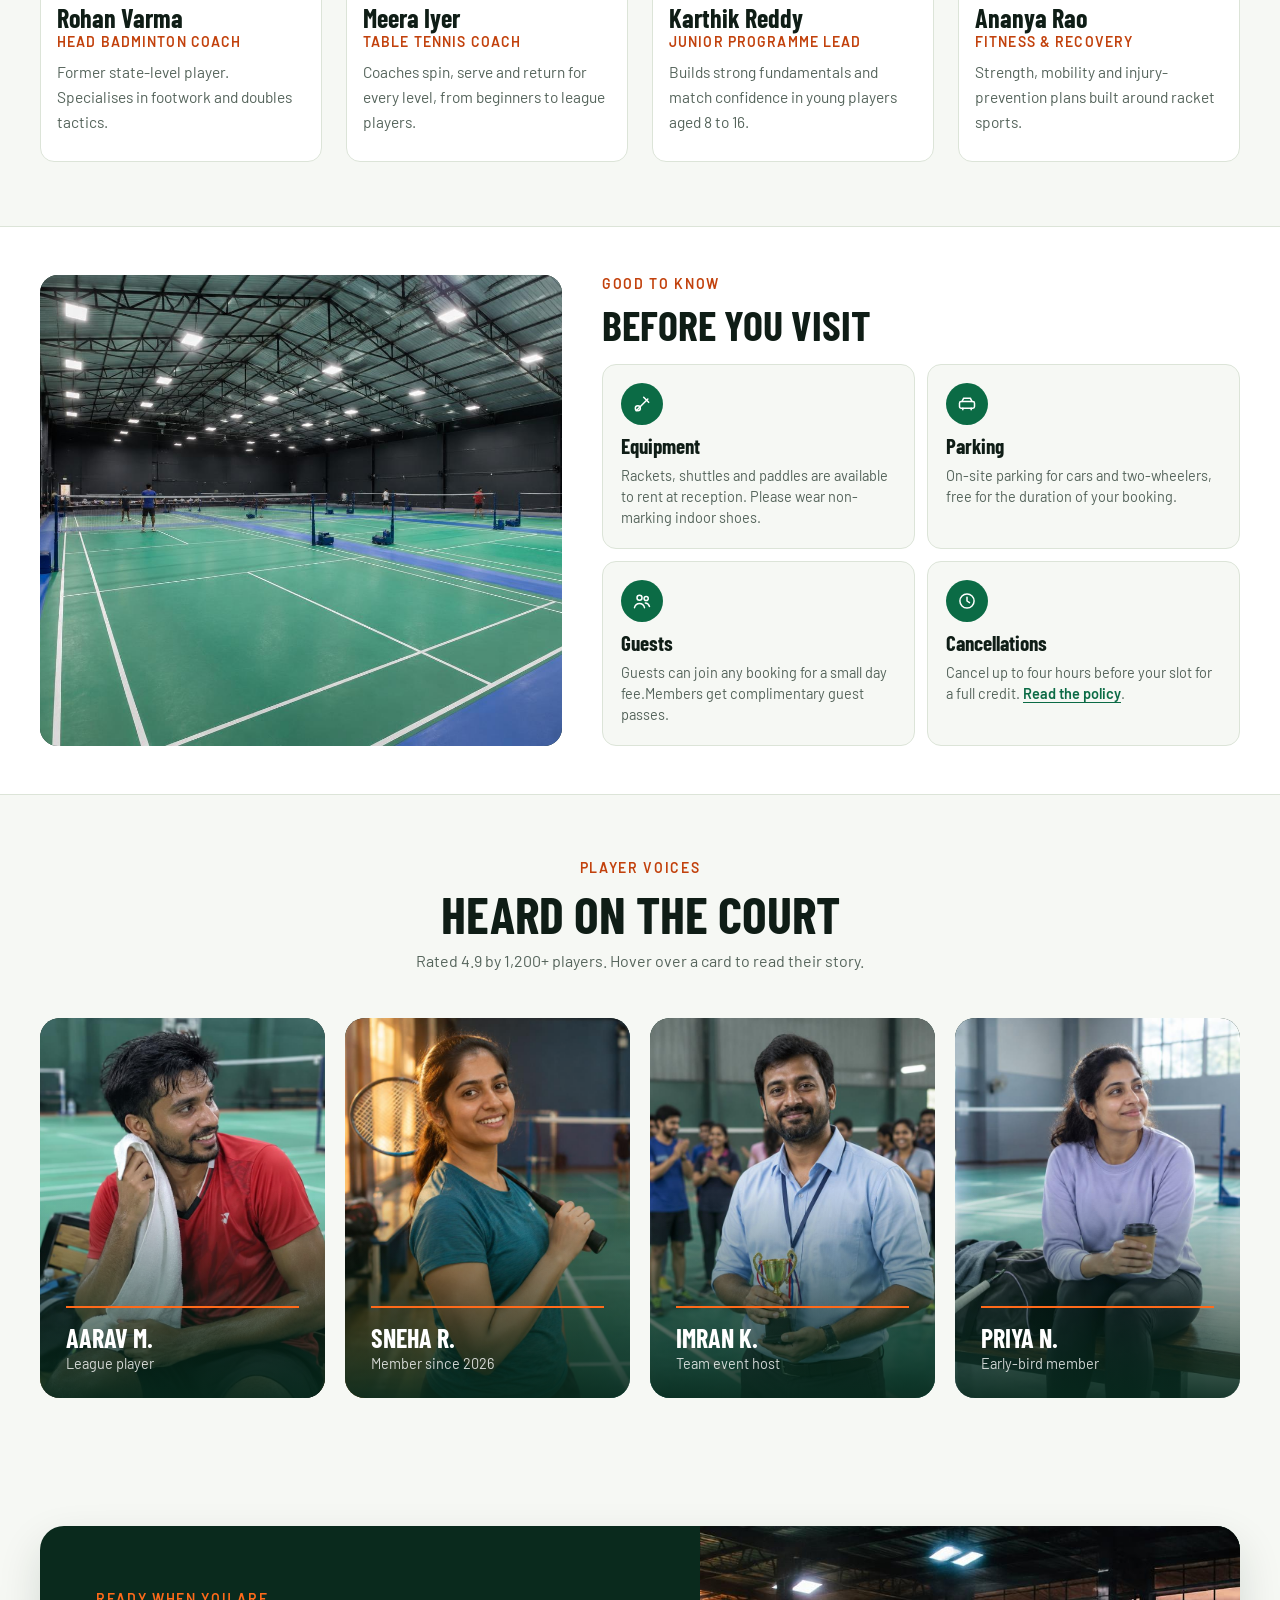
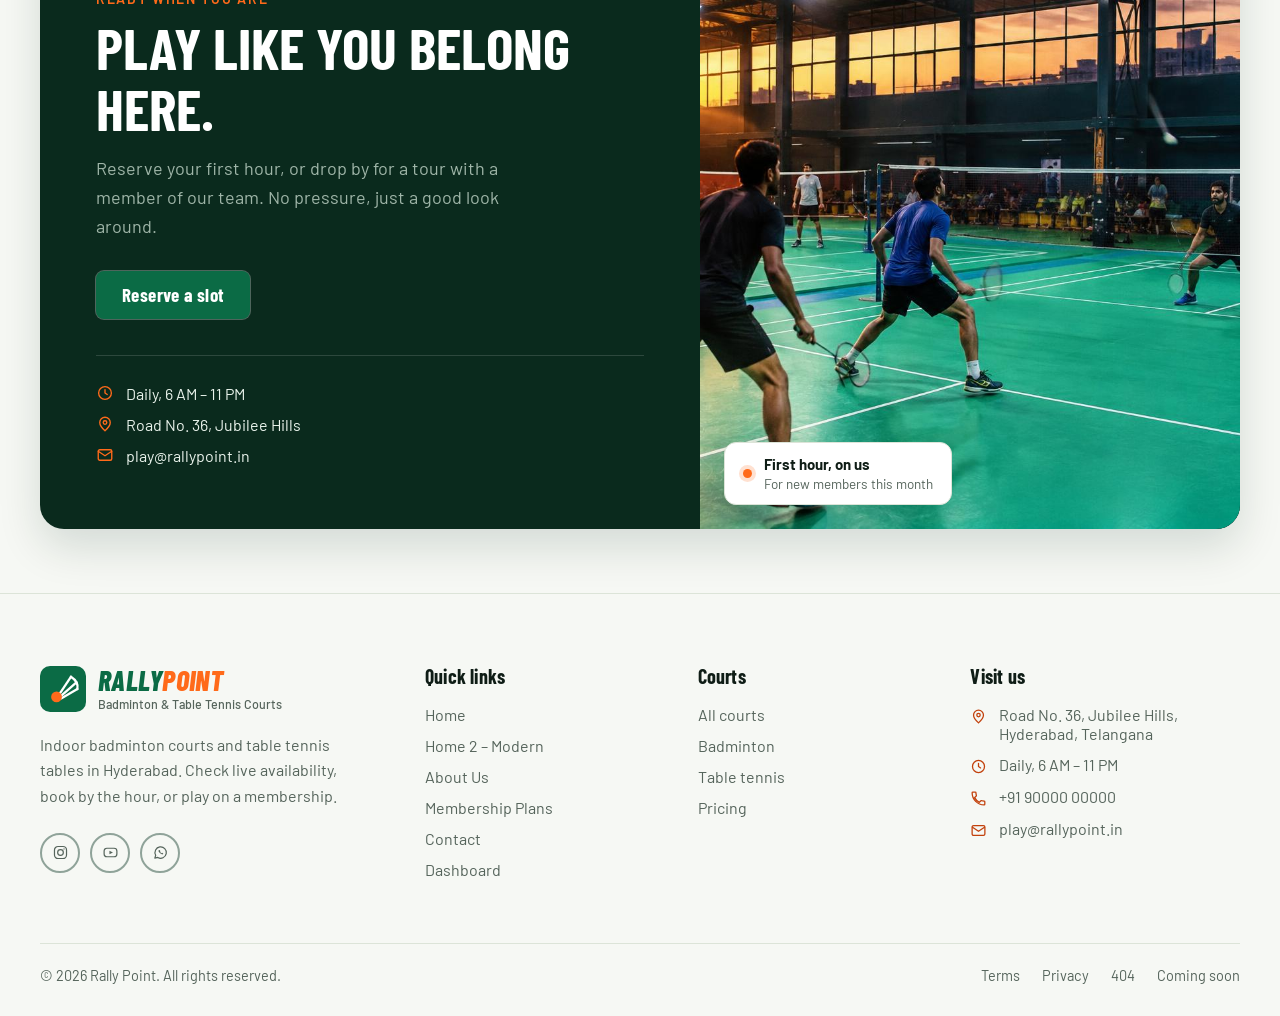
<file: home2/home-2.html>
<!DOCTYPE html>
<html lang="en" dir="ltr" data-theme="light">
<head>
<meta charset="UTF-8">
<meta name="viewport" content="width=device-width, initial-scale=1.0">
<title>Rally Point — Hyderabad's Indoor Racket Club</title>
<meta name="description" content="Sprung maple floors, match-grade lighting, coaching, leagues and a players' lounge in Jubilee Hills, Hyderabad.">
<link rel="preconnect" href="https://fonts.googleapis.com">
<link rel="preconnect" href="https://fonts.gstatic.com" crossorigin>
<link href="https://fonts.googleapis.com/css2?family=Barlow+Condensed:ital,wght@0,600;0,700;0,800;1,800&family=Barlow:wght@400;500;600&display=swap" rel="stylesheet">
<link rel="stylesheet" href="../home/style.css">
<link rel="stylesheet" href="home-2.css">
<link rel="icon" href="data:image/svg+xml,%3Csvg xmlns='http://www.w3.org/2000/svg' viewBox='0 0 64 64' fill='none'%3E%3Crect width='64' height='64' rx='14' fill='%230B6B45'/%3E%3Cg stroke='%23fff' stroke-width='3.2' stroke-linecap='round'%3E%3Cpath d='M27 39L43 15M29 42L50.7 22.7M30 45L52 32M43 15Q54 22 52 32'/%3E%3C/g%3E%3Ccircle cx='23' cy='43' r='7.5' fill='%23FF6A1A'/%3E%3C/svg%3E">
</head>
<body>

<header class="site">
  <div class="wrap nav-row">
    <a href="../home/index.html" class="brand" aria-label="Rally Point home">
        <span class="brand-mark" aria-hidden="true">
        <svg viewBox="0 0 64 64" fill="none">
          <rect width="64" height="64" rx="14" fill="var(--logo-bg)"/>
          <g stroke="#fff" stroke-width="3.2" stroke-linecap="round" fill="none">
            <path d="M27 39L43 15"/><path d="M29 42L50.7 22.7"/><path d="M30 45L52 32"/><path d="M43 15Q54 22 52 32"/>
          </g>
          <circle cx="23" cy="43" r="7.5" fill="var(--logo-ball)"/>
        </svg>
        </span>
        <span class="brand-text">
          <span class="logo-word">Rally<em>Point</em></span>
          <span class="brand-sub">Badminton &amp; Table Tennis Courts</span>
        </span>
      </a>

    <nav class="primary" aria-label="Main">
      <div class="nav-item">
        <a href="../home/index.html" class="active">Home
          <svg class="caret" viewBox="0 0 24 24" fill="none" stroke="currentColor" stroke-width="2.4"><path d="M6 9l6 6 6-6" stroke-linecap="round" stroke-linejoin="round"/></svg>
        </a>
        <div class="dropdown">
          <a href="../home/index.html">Home 1 – Classic</a>
          <a href="../home2/home-2.html" aria-current="page">Home 2 – Modern</a>
        </div>
      </div>
      <a href="../about/about.html">About Us</a>
      <a href="../courts/courts.html">Courts</a>
      <a href="../membership/membership.html">Membership Plans</a>
      <a href="../contact/contact.html">Contact</a>
      <a href="../dashboard/dashboard.html">Dashboard</a>
    </nav>

    <div class="nav-actions">
      <button class="btn btn-outline btn-sm" id="dir-toggle" aria-label="Toggle text direction">RTL</button>
      <button class="icon-btn" id="theme-toggle" aria-label="Toggle dark mode">
        <svg class="sun" viewBox="0 0 24 24" fill="none" stroke="currentColor" stroke-width="1.8"><circle cx="12" cy="12" r="4.2"/><path d="M12 3v2.2M12 18.8V21M21 12h-2.2M5.2 12H3M18.4 5.6l-1.5 1.5M7.1 16.9l-1.5 1.5M18.4 18.4l-1.5-1.5M7.1 7.1L5.6 5.6" stroke-linecap="round"/></svg>
        <svg class="moon" viewBox="0 0 24 24" fill="none" stroke="currentColor" stroke-width="1.8"><path d="M20 14.5A8.5 8.5 0 1 1 9.5 4a7 7 0 0 0 10.5 10.5z" stroke-linejoin="round"/></svg>
      </button>
      <a href="../login/login.html" class="btn btn-primary btn-sm desktop-only"><svg viewBox="0 0 24 24" fill="none" stroke="currentColor" stroke-width="2" stroke-linecap="round"><circle cx="12" cy="8" r="3.6"/><path d="M5 20c1.4-3.8 4.2-5.6 7-5.6s5.6 1.8 7 5.6"/></svg><span>Login</span></a>
      <button class="menu-toggle" id="menu-toggle" aria-label="Open menu" aria-expanded="false" aria-controls="mobile-panel">
        <svg viewBox="0 0 24 24" fill="none" stroke="currentColor" stroke-width="2"><path d="M3 6h18M3 12h18M3 18h18" stroke-linecap="round"/></svg>
      </button>
    </div>
  </div>

  <div class="mobile-panel" id="mobile-panel">
    <details class="mobile-dropdown">
      <summary>Home</summary>
      <a href="../home/index.html">Home 1 – Classic</a>
      <a href="../home2/home-2.html">Home 2 – Modern</a>
    </details>
    <a href="../about/about.html">About Us</a>
    <a href="../courts/courts.html">Courts</a>
    <a href="../membership/membership.html">Membership Plans</a>
    <a href="../contact/contact.html">Contact</a>
    <a href="../dashboard/dashboard.html">Dashboard</a>
    <div class="mobile-actions">
      <a href="../login/login.html" class="btn btn-primary"><svg viewBox="0 0 24 24" fill="none" stroke="currentColor" stroke-width="2" stroke-linecap="round"><circle cx="12" cy="8" r="3.6"/><path d="M5 20c1.4-3.8 4.2-5.6 7-5.6s5.6 1.8 7 5.6"/></svg><span>Login</span></a>
    </div>
  </div>
</header>

<main>

  <section class="hero2">
    <figure class="media hero2-bg"><img src="images/home2-hero.jpg" alt="" onerror="this.remove()"></figure>
    <div class="wrap hero2-inner">
      <span class="kicker">Hyderabad's indoor racket club</span>
      <h1>Where every <em>point counts.</em></h1>
      <p class="lead">Sprung maple floors, match-grade lighting and a hall that stays quiet when the rally gets loud. Built for people who take their game seriously and their evenings even more so.</p>
      <div class="hero-actions">
        <a href="../courts/courts.html" class="btn btn-secondary">Reserve a slot</a>
      </div>
    </div>
  </section>

  <section class="wrap specs-wrap">
    <ul class="specs">
      <li><strong>600 lux</strong><span>Glare-free match lighting</span></li>
      <li><strong>Sprung maple</strong><span>Easy on knees and ankles</span></li>
      <li><strong>Climate-controlled</strong><span>Cool courts, even in May</span></li>
      <li><strong>Private lockers</strong><span>Showers and towels included</span></li>
    </ul>
  </section>

  <section class="section alt">
    <div class="wrap">
      <div class="section-head center">
        <span class="kicker">The spaces</span>
        <h2>Designed around the game</h2>
      </div>
      <div class="bento">
        <article class="media tile t1">
          <img src="images/home2-hall.jpg" alt="The main hall with eight badminton courts" loading="lazy" onerror="this.remove()">
          <div class="tile-body"><span class="tile-no">01</span><h3>The Main Hall</h3><p>Eight badminton courts under a high ceiling, with drift-free air and low-reflection walls so the shuttle is always easy to track.</p></div>
        </article>
        <article class="media tile t2">
          <img src="images/home2-tt-room.jpg" alt="The table tennis room" loading="lazy" onerror="this.remove()">
          <div class="tile-body"><span class="tile-no">02</span><h3>The Table Room</h3><p>Six match-grade tables with generous run-off on every side.</p></div>
        </article>
        <article class="media tile t3">
          <img src="images/home2-lounge.jpg" alt="The players' lounge" loading="lazy" onerror="this.remove()">
          <div class="tile-body"><span class="tile-no">03</span><h3>The Players' Lounge</h3><p>Coffee, fresh juice and comfortable seating above the hall.</p></div>
        </article>
      </div>
    </div>
  </section>

  <section class="section dark">
    <div class="wrap">
      <div class="section-head center">
        <span class="kicker">Beyond the booking</span>
        <h2>Get better, together</h2>
        <p>Structured ways to improve, compete and celebrate at Rally Point.</p>
      </div>
      <div class="cards three">
        <article class="card prog">
          <span class="prog-no">01</span>
          <span class="card-icon"><svg viewBox="0 0 24 24" fill="none" stroke="currentColor" stroke-width="1.8" stroke-linecap="round" stroke-linejoin="round"><circle cx="12" cy="8" r="3.5"/><path d="M5 20c1.2-4 4-6 7-6s5.8 2 7 6"/></svg></span>
          <h3>Private coaching</h3>
          <p>One-to-one and small-group sessions with certified coaches, for juniors, adults and returning players. Video review included.</p>
          <a href="../contact/contact.html" class="text-link">Enquire about coaching →</a>
        </article>
        <article class="card prog">
          <span class="prog-no">02</span>
          <span class="card-icon"><svg viewBox="0 0 24 24" fill="none" stroke="currentColor" stroke-width="1.8" stroke-linecap="round" stroke-linejoin="round"><path d="M8 4h8v5a4 4 0 01-8 0zM8 6H5v1a3 3 0 003 3M16 6h3v1a3 3 0 01-3 3M12 13v4M8.5 20h7"/></svg></span>
          <h3>Weekly leagues</h3>
          <p>Graded ladders in singles and doubles, played on weeknights. Climb the table, win bragging rights and a season-end final.</p>
          <a href="../contact/contact.html" class="text-link">Join a league →</a>
        </article>
        <article class="card prog">
          <span class="prog-no">03</span>
          <span class="card-icon"><svg viewBox="0 0 24 24" fill="none" stroke="currentColor" stroke-width="1.8" stroke-linecap="round" stroke-linejoin="round"><rect x="3.5" y="5" width="17" height="15" rx="2"/><path d="M3.5 10h17M8 3v4M16 3v4"/></svg></span>
          <h3>Private &amp; team events</h3>
          <p>Book the full hall for birthdays, office tournaments or club nights, with catering and a host to run the day.</p>
          <a href="../contact/contact.html" class="text-link">Plan an event →</a>
        </article>
      </div>
    </div>
  </section>

  <section class="section">
    <div class="wrap">
      <div class="section-head center">
        <span class="kicker">A day at Rally Point</span>
        <h2>There's a rhythm for everyone</h2>
      </div>
      <ol class="day">
        <li><span class="when">6 – 9 AM</span><h3>Early birds</h3><p>Quiet courts, cool air and the best light of the day. Ideal for solo drills and coaching.</p></li>
        <li><span class="when">12 – 4 PM</span><h3>Off-peak calm</h3><p>Wide-open availability and the friendliest rates for members who like space.</p></li>
        <li><span class="when">5 – 9 PM</span><h3>Prime time</h3><p>Leagues, doubles and full courts. The hall is at its loudest and best.</p></li>
        <li><span class="when">9 – 11 PM</span><h3>Late sessions</h3><p>Wind down with relaxed games, then recover in the lounge before heading home.</p></li>
      </ol>
    </div>
  </section>

  <section class="section">
    <div class="wrap">
      <div class="section-head center">
        <span class="kicker">Meet the coaches</span>
        <h2>Learn from people who play</h2>
        <p>Certified, patient and just as competitive as you are.</p>
      </div>
      <div class="team">
        <article class="person card">
          <figure class="media person-img"><img src="images/coach-1.jpg" alt="Head badminton coach" loading="lazy" onerror="this.remove()"></figure>
          <h3>Rohan Varma</h3><span class="role">Head badminton coach</span>
          <p>Former state-level player. Specialises in footwork and doubles tactics.</p>
        </article>
        <article class="person card">
          <figure class="media person-img"><img src="images/coach-2.jpg" alt="Table tennis coach" loading="lazy" onerror="this.remove()"></figure>
          <h3>Meera Iyer</h3><span class="role">Table tennis coach</span>
          <p>Coaches spin, serve and return for every level, from beginners to league players.</p>
        </article>
        <article class="person card">
          <figure class="media person-img"><img src="images/coach-3.jpg" alt="Junior programme coach" loading="lazy" onerror="this.remove()"></figure>
          <h3>Karthik Reddy</h3><span class="role">Junior programme lead</span>
          <p>Builds strong fundamentals and match confidence in young players aged 8 to 16.</p>
        </article>
        <article class="person card">
          <figure class="media person-img"><img src="images/coach-4.jpg" alt="Fitness and recovery coach" loading="lazy" onerror="this.remove()"></figure>
          <h3>Ananya Rao</h3><span class="role">Fitness &amp; recovery</span>
          <p>Strength, mobility and injury-prevention plans built around racket sports.</p>
        </article>
      </div>
    </div>
  </section>

  <section class="section alt">
    <div class="wrap">
      <div class="know-split">
        <figure class="media know-media"><img src="images/home2-hall.jpg" alt="Inside the Rally Point hall" loading="lazy" onerror="this.remove()"></figure>
        <div class="know-body">
          <div class="section-head">
            <span class="kicker">Good to know</span>
            <h2>Before you visit</h2>
          </div>
          <div class="info-grid know-grid">
          <article class="card info"><span class="info-icon"><svg viewBox="0 0 24 24" fill="none" stroke="currentColor" stroke-width="1.8" stroke-linecap="round" stroke-linejoin="round"><path d="M5 20L19 6M14 4l6 6"/><circle cx="7" cy="17" r="3"/></svg></span><h3>Equipment</h3><p>Rackets, shuttles and paddles are available to rent at reception. Please wear non-marking indoor shoes.</p></article>
          <article class="card info"><span class="info-icon"><svg viewBox="0 0 24 24" fill="none" stroke="currentColor" stroke-width="1.8" stroke-linecap="round" stroke-linejoin="round"><rect x="3" y="9" width="18" height="8" rx="2"/><path d="M6 9l2-4h8l2 4M7 17v2M17 17v2"/></svg></span><h3>Parking</h3><p>On-site parking for cars and two-wheelers, free for the duration of your booking.</p></article>
          <article class="card info"><span class="info-icon"><svg viewBox="0 0 24 24" fill="none" stroke="currentColor" stroke-width="1.8" stroke-linecap="round" stroke-linejoin="round"><circle cx="9" cy="8" r="3"/><circle cx="17" cy="9" r="2.5"/><path d="M3 20c.8-3.5 3-5 6-5s5.200 1.500 6 5M16 14.500c2.500 0 4 1.200 5 4"/></svg></span><h3>Guests</h3><p>Guests can join any booking for a small day fee.Members get complimentary guest passes.</p></article>
          <article class="card info"><span class="info-icon"><svg viewBox="0 0 24 24" fill="none" stroke="currentColor" stroke-width="1.8" stroke-linecap="round" stroke-linejoin="round"><circle cx="12" cy="12" r="8.500"/><path d="M12 7.500V12l3 2"/></svg></span><h3>Cancellations</h3><p>Cancel up to four hours before your slot for a full credit. <a class="text-link inline" href="../legal/cancellation.html">Read the policy</a>.</p></article>
          </div>
        </div>
      </div>
    </div>
  </section>

  <section class="section">
    <div class="wrap">
      <div class="section-head center">
        <span class="kicker">Player voices</span>
        <h2>Heard on the court</h2>
        <p>Rated 4.9 by 1,200+ players. Hover over a card to read their story.</p>
      </div>
      <div class="voices">
        <article class="media voice" tabindex="0">
          <img src="images/testimonial-1.jpg" alt="Aarav, league player" loading="lazy" onerror="this.remove()">
          <div class="voice-body">
            <div class="voice-quote"><div class="stars" role="img" aria-label="5 out of 5 stars">★★★★★</div><blockquote>The courts feel like a proper club, not a rented hall. I moved my whole Thursday group here and nobody has asked to go back.</blockquote></div>
            <div class="voice-who"><strong>Aarav M.</strong><span>League player</span></div>
          </div>
        </article>
        <article class="media voice" tabindex="0">
          <img src="images/testimonial-2.jpg" alt="Sneha, member" loading="lazy" onerror="this.remove()">
          <div class="voice-body">
            <div class="voice-quote"><div class="stars" role="img" aria-label="5 out of 5 stars">★★★★★</div><blockquote>Coaching here fixed my backhand in six weeks. The video review is the part that really made it click.</blockquote></div>
            <div class="voice-who"><strong>Sneha R.</strong><span>Member since 2026</span></div>
          </div>
        </article>
        <article class="media voice" tabindex="0">
          <img src="images/testimonial-3.jpg" alt="Imran, team event host" loading="lazy" onerror="this.remove()">
          <div class="voice-body">
            <div class="voice-quote"><div class="stars" role="img" aria-label="5 out of 5 stars">★★★★★</div><blockquote>We hosted our office tournament here. Flawless from start to finish, and the lounge was a hit afterwards.</blockquote></div>
            <div class="voice-who"><strong>Imran K.</strong><span>Team event host</span></div>
          </div>
        </article>
        <article class="media voice" tabindex="0">
          <img src="images/testimonial-4.jpg" alt="Priya, early-bird member" loading="lazy" onerror="this.remove()">
          <div class="voice-body">
            <div class="voice-quote"><div class="stars" role="img" aria-label="5 out of 5 stars">★★★★★</div><blockquote>Empty courts, cool air and a coffee waiting when I finish. Early mornings are my favourite.</blockquote></div>
            <div class="voice-who"><strong>Priya N.</strong><span>Early-bird member</span></div>
          </div>
        </article>
      </div>
    </div>
  </section>

  <section class="wrap cta-wrap">
    <div class="cta2">
      <div class="cta2-copy">
        <span class="kicker">Ready when you are</span>
        <h2>Play like you belong here.</h2>
        <p>Reserve your first hour, or drop by for a tour with a member of our team. No pressure, just a good look around.</p>
        <div class="cta2-actions">
          <a href="../courts/courts.html" class="btn btn-secondary">Reserve a slot</a>
        </div>
        <ul class="cta2-info">
          <li><svg viewBox="0 0 24 24" fill="none" stroke="currentColor" stroke-width="1.8" stroke-linecap="round" stroke-linejoin="round"><circle cx="12" cy="12" r="8.5"/><path d="M12 7.5V12l3 2"/></svg><span>Daily, 6 AM – 11 PM</span></li>
          <li><svg viewBox="0 0 24 24" fill="none" stroke="currentColor" stroke-width="1.8" stroke-linecap="round" stroke-linejoin="round"><path d="M12 21s-7-6.1-7-11a7 7 0 0114 0c0 4.9-7 11-7 11z"/><circle cx="12" cy="10" r="2.4"/></svg><span>Road No. 36, Jubilee Hills</span></li>
          <li><svg viewBox="0 0 24 24" fill="none" stroke="currentColor" stroke-width="1.8" stroke-linecap="round" stroke-linejoin="round"><rect x="3" y="5" width="18" height="14" rx="2"/><path d="M3 7l9 6 9-6"/></svg><a href="mailto:play@rallypoint.in">play@rallypoint.in</a></li>
        </ul>
      </div>
      <figure class="media cta2-img">
        <img src="images/home2-cta.jpg" alt="Players enjoying an evening session at Rally Point" loading="lazy" onerror="this.remove()">
        <div class="float-card" aria-hidden="true"><span class="live-dot"></span><div><strong>First hour, on us</strong><span>For new members this month</span></div></div>
      </figure>
    </div>
  </section>

</main>

<footer class="site">
  <div class="wrap">
    <div class="footer-grid">
      <div class="footer-brand">
        <a href="../home/index.html" class="brand" aria-label="Rally Point home">
        <span class="brand-mark" aria-hidden="true">
        <svg viewBox="0 0 64 64" fill="none">
          <rect width="64" height="64" rx="14" fill="var(--logo-bg)"/>
          <g stroke="#fff" stroke-width="3.2" stroke-linecap="round" fill="none">
            <path d="M27 39L43 15"/><path d="M29 42L50.7 22.7"/><path d="M30 45L52 32"/><path d="M43 15Q54 22 52 32"/>
          </g>
          <circle cx="23" cy="43" r="7.5" fill="var(--logo-ball)"/>
        </svg>
        </span>
        <span class="brand-text">
          <span class="logo-word">Rally<em>Point</em></span>
          <span class="brand-sub">Badminton &amp; Table Tennis Courts</span>
        </span>
      </a>
        <p class="footer-desc">Indoor badminton courts and table tennis tables in Hyderabad. Check live availability, book by the hour, or play on a membership.</p>
        <div class="socials">
          <a href="#" aria-label="Instagram"><svg viewBox="0 0 24 24" fill="none" stroke="currentColor" stroke-width="1.7"><rect x="3.5" y="3.5" width="17" height="17" rx="5"/><circle cx="12" cy="12" r="4"/><circle cx="17" cy="7" r="0.9" fill="currentColor" stroke="none"/></svg></a>
          <a href="#" aria-label="YouTube"><svg viewBox="0 0 24 24" fill="none" stroke="currentColor" stroke-width="1.7"><rect x="3" y="6" width="18" height="12" rx="4"/><path d="M10.5 9.5l5 2.5-5 2.5z" fill="currentColor" stroke="none"/></svg></a>
          <a href="#" aria-label="WhatsApp"><svg viewBox="0 0 24 24" fill="none" stroke="currentColor" stroke-width="1.7" stroke-linecap="round" stroke-linejoin="round"><path d="M4 20l1.2-4.1A8 8 0 1 1 8.2 19z"/><path d="M9 9.2c.2 2.2 2.6 4.6 5.8 5.6l1.2-1.4-1.8-1-.9.6c-.8-.4-1.6-1.2-2-2l.6-.9-1-1.8z" fill="currentColor" stroke="none"/></svg></a>
        </div>
      </div>

      <div class="footer-col">
        <h4>Quick links</h4>
        <ul>
          <li><a href="../home/index.html">Home</a></li>
          <li><a href="../home2/home-2.html">Home 2 – Modern</a></li>
          <li><a href="../about/about.html">About Us</a></li>
          <li><a href="../membership/membership.html">Membership Plans</a></li>
          <li><a href="../contact/contact.html">Contact</a></li>
          <li><a href="../dashboard/dashboard.html">Dashboard</a></li>
        </ul>
      </div>

      <div class="footer-col">
        <h4>Courts</h4>
        <ul>
          <li><a href="../courts/courts.html">All courts</a></li>
          <li><a href="../courts/courts.html#badminton">Badminton</a></li>
          <li><a href="../courts/courts.html#table-tennis">Table tennis</a></li>
          <li><a href="../membership/membership.html#plans">Pricing</a></li>
        </ul>
      </div>

      <div class="footer-col">
        <h4>Visit us</h4>
        <ul>
          <li class="contact-line">
            <svg viewBox="0 0 24 24" fill="none" stroke="currentColor" stroke-width="1.8"><path d="M12 21s-7-6.1-7-11a7 7 0 0114 0c0 4.9-7 11-7 11z"/><circle cx="12" cy="10" r="2.4"/></svg>
            <span>Road No. 36, Jubilee Hills,<br>Hyderabad, Telangana</span>
          </li>
          <li class="contact-line">
            <svg viewBox="0 0 24 24" fill="none" stroke="currentColor" stroke-width="1.8"><circle cx="12" cy="12" r="8.5"/><path d="M12 7.5V12l3 2" stroke-linecap="round" stroke-linejoin="round"/></svg>
            <span>Daily, 6 AM – 11 PM</span>
          </li>
          <li class="contact-line">
            <svg viewBox="0 0 24 24" fill="none" stroke="currentColor" stroke-width="1.8"><path d="M6.6 10.8c1.4 2.8 3.8 5.2 6.6 6.6l2.2-2.2c.3-.3.7-.4 1-.2 1.1.4 2.3.6 3.5.6.6 0 1 .4 1 1V20c0 .6-.4 1-1 1C10.6 21 3 13.4 3 4c0-.6.4-1 1-1h3.4c.6 0 1 .4 1 1 0 1.2.2 2.4.6 3.5.1.4 0 .8-.2 1z"/></svg>
            <a href="tel:+919000000000">+91 90000 00000</a>
          </li>
          <li class="contact-line">
            <svg viewBox="0 0 24 24" fill="none" stroke="currentColor" stroke-width="1.8"><rect x="3" y="5" width="18" height="14" rx="2"/><path d="M3 7l9 6 9-6"/></svg>
            <a href="mailto:play@rallypoint.in">play@rallypoint.in</a>
          </li>
        </ul>
      </div>
    </div>

    <div class="footer-bottom">
      <span>© 2026 Rally Point. All rights reserved.</span>
      <div class="footer-bottom-links">
        <a href="../legal/terms.html">Terms</a>
        <a href="../legal/privacy.html">Privacy</a>
        <a href="../legal/404.html">404</a>
        <a href="../legal/coming-soon.html">Coming soon</a>
      </div>
    </div>
  </div>
</footer>

<script src="../home/script.js"></script>
</body>
</html>
</file>
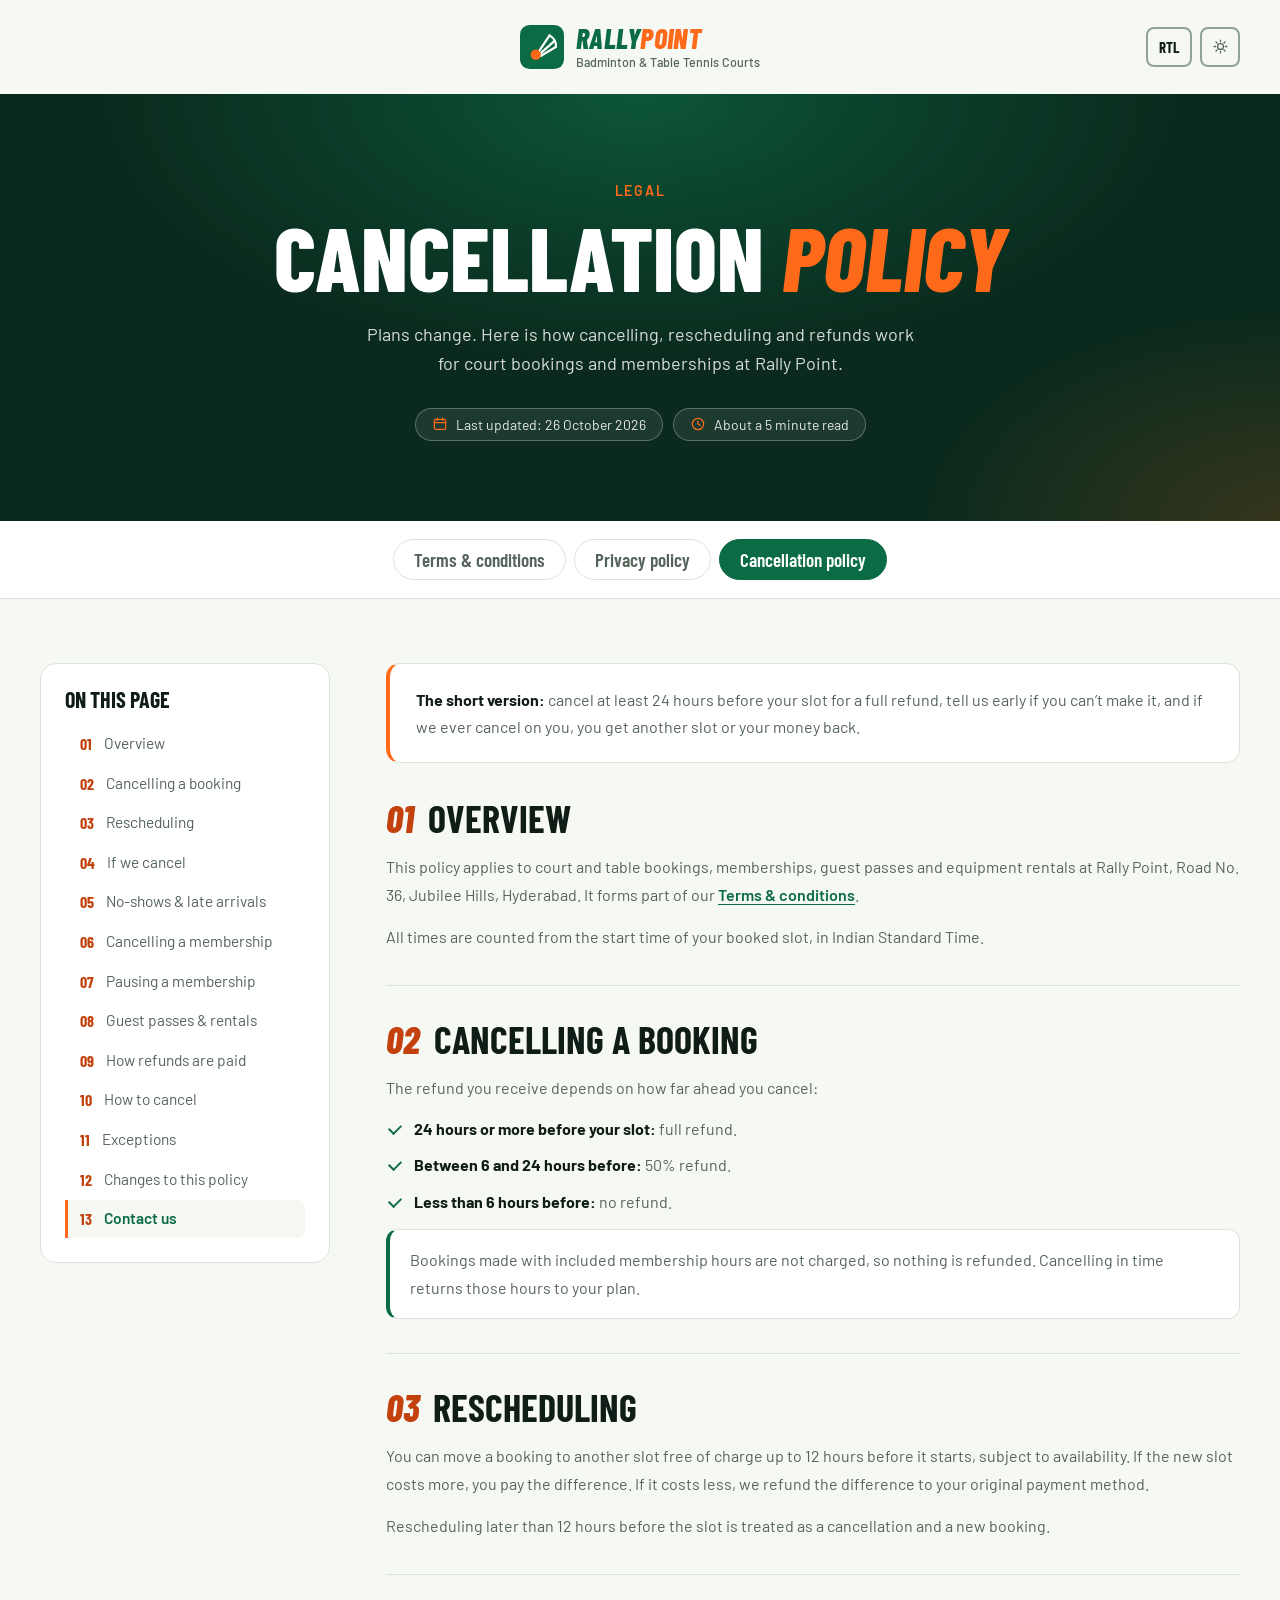
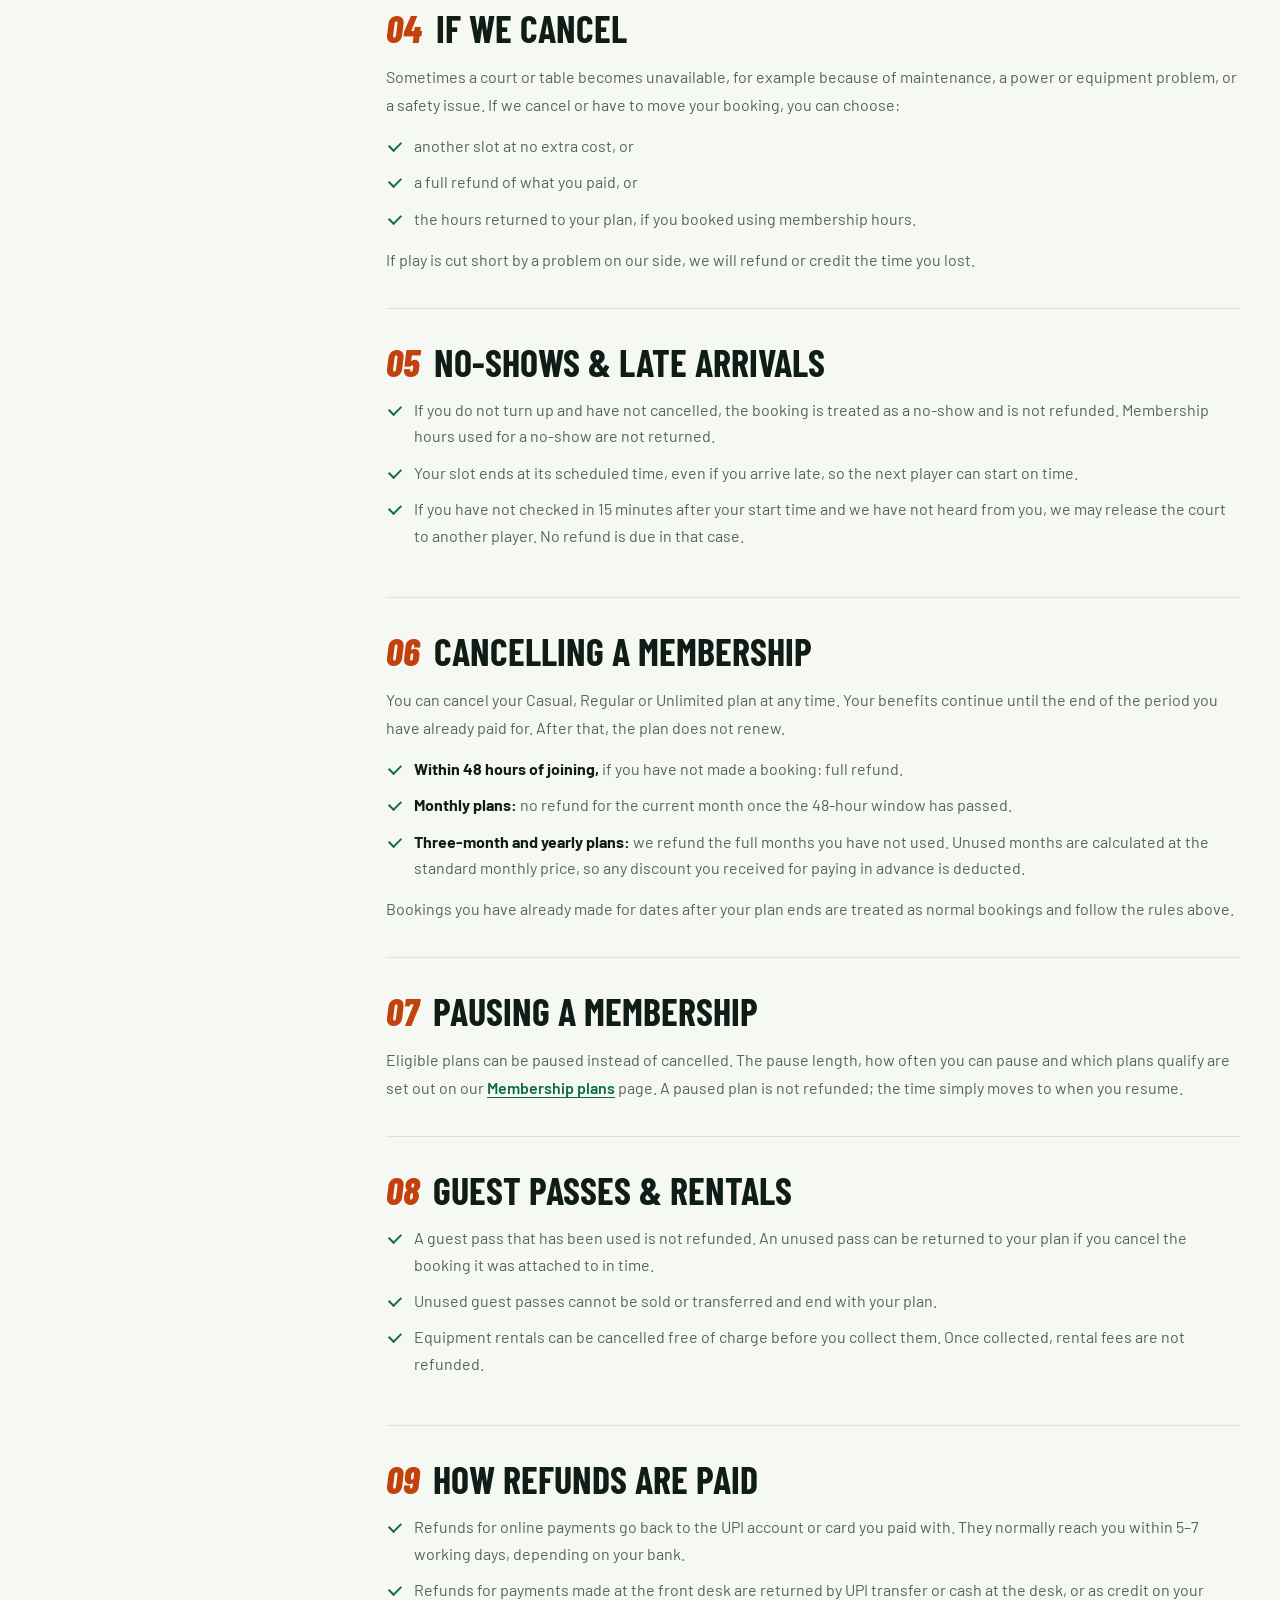
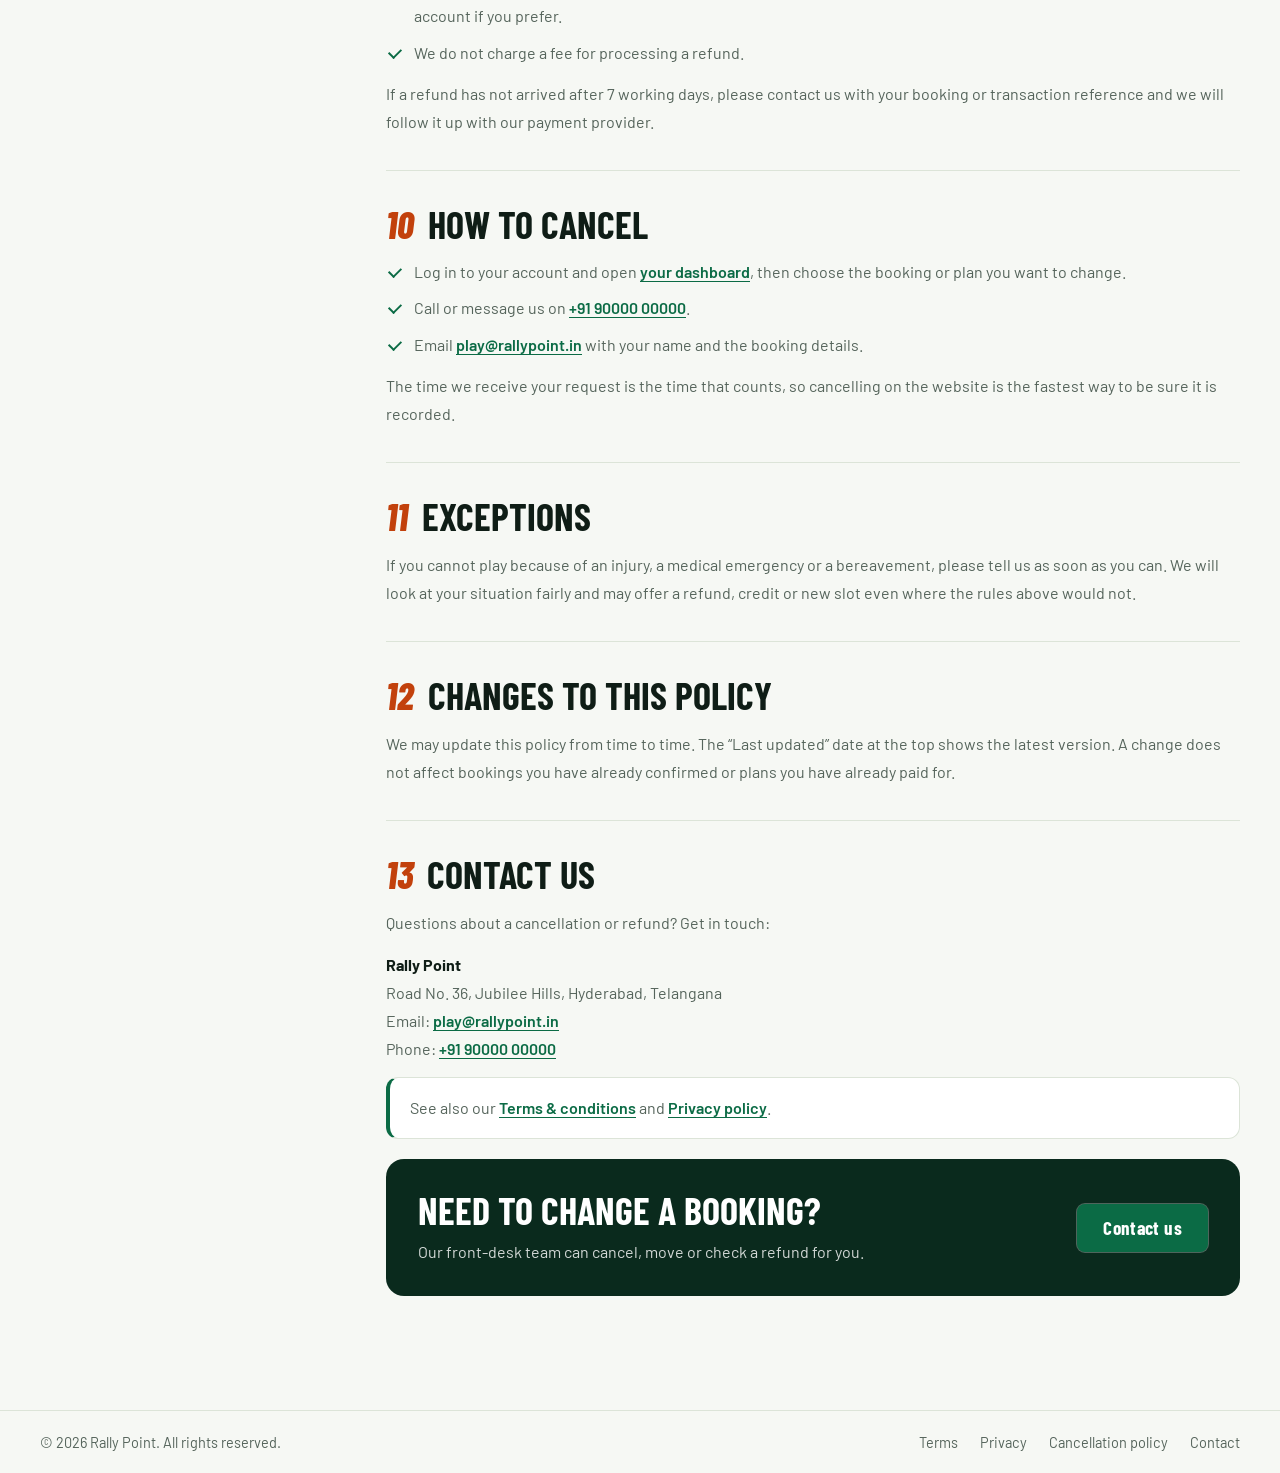
<file: legal/cancellation.html>
<!DOCTYPE html>
<html lang="en" dir="ltr" data-theme="light">
<head>
<meta charset="UTF-8">
<meta name="viewport" content="width=device-width, initial-scale=1.0">
<title>Cancellation Policy — Rally Point Badminton &amp; Table Tennis, Hyderabad</title>
<meta name="description" content="How cancellations, rescheduling and refunds work for court bookings and memberships at Rally Point in Jubilee Hills, Hyderabad.">
<link rel="preconnect" href="https://fonts.googleapis.com">
<link rel="preconnect" href="https://fonts.gstatic.com" crossorigin>
<link href="https://fonts.googleapis.com/css2?family=Barlow+Condensed:ital,wght@0,600;0,700;0,800;1,800&family=Barlow:wght@400;500;600&display=swap" rel="stylesheet">
<link rel="stylesheet" href="../home/style.css">
<link rel="stylesheet" href="legal.css">
<link rel="icon" href="data:image/svg+xml,%3Csvg xmlns='http://www.w3.org/2000/svg' viewBox='0 0 64 64' fill='none'%3E%3Crect width='64' height='64' rx='14' fill='%230B6B45'/%3E%3Cg stroke='%23fff' stroke-width='3.2' stroke-linecap='round'%3E%3Cpath d='M27 39L43 15M29 42L50.7 22.7M30 45L52 32M43 15Q54 22 52 32'/%3E%3C/g%3E%3Ccircle cx='23' cy='43' r='7.5' fill='%23FF6A1A'/%3E%3C/svg%3E">
</head>
<body>

<header class="top">
  <div class="wrap top-inner">
    <a href="../home/index.html" class="brand" aria-label="Rally Point home">
      <span class="brand-mark" aria-hidden="true">
        <svg viewBox="0 0 64 64" fill="none">
          <rect width="64" height="64" rx="14" fill="var(--logo-bg)"/>
          <g stroke="#fff" stroke-width="3.2" stroke-linecap="round" fill="none">
            <path d="M27 39L43 15"/><path d="M29 42L50.7 22.7"/><path d="M30 45L52 32"/><path d="M43 15Q54 22 52 32"/>
          </g>
          <circle cx="23" cy="43" r="7.5" fill="var(--logo-ball)"/>
        </svg>
      </span>
      <span class="brand-text">
        <span class="logo-word">Rally<em>Point</em></span>
        <span class="brand-sub">Badminton &amp; Table Tennis Courts</span>
      </span>
    </a>
    <div class="nav-actions">
      <button class="btn btn-outline btn-sm" id="dir-toggle" aria-label="Toggle text direction">RTL</button>
      <button class="icon-btn" id="theme-toggle" aria-label="Toggle dark mode">
        <svg class="sun" viewBox="0 0 24 24" fill="none" stroke="currentColor" stroke-width="1.8"><circle cx="12" cy="12" r="4.2"/><path d="M12 3v2.2M12 18.8V21M21 12h-2.2M5.2 12H3M18.4 5.6l-1.5 1.5M7.1 16.9l-1.5 1.5M18.4 18.4l-1.5-1.5M7.1 7.1L5.6 5.6" stroke-linecap="round"/></svg>
        <svg class="moon" viewBox="0 0 24 24" fill="none" stroke="currentColor" stroke-width="1.8"><path d="M20 14.5A8.5 8.5 0 1 1 9.5 4a7 7 0 0 0 10.5 10.5z" stroke-linejoin="round"/></svg>
      </button>
    </div>
  </div>
</header>

<main>

  <section class="l-hero">
    <div class="wrap">
      <span class="kicker">Legal</span>
      <h1>Cancellation <em>policy</em></h1>
      <p class="lead">Plans change. Here is how cancelling, rescheduling and refunds work for court bookings and memberships at Rally Point.</p>
      <ul class="l-meta">
        <li><svg viewBox="0 0 24 24" fill="none" stroke="currentColor" stroke-width="1.8" stroke-linecap="round" stroke-linejoin="round" aria-hidden="true"><rect x="3.5" y="5" width="17" height="15" rx="2"/><path d="M3.5 10h17M8 3v4M16 3v4"/></svg>Last updated: 26 October 2026</li>
        <li><svg viewBox="0 0 24 24" fill="none" stroke="currentColor" stroke-width="1.8" stroke-linecap="round" stroke-linejoin="round" aria-hidden="true"><circle cx="12" cy="12" r="8.5"/><path d="M12 7.5V12l3 2"/></svg>About a 5 minute read</li>
      </ul>
    </div>
  </section>

  <div class="l-switch" aria-label="Policies">
    <a href="terms.html">Terms &amp; conditions</a>
    <a href="privacy.html">Privacy policy</a>
    <a href="cancellation.html" class="is-active" aria-current="page">Cancellation policy</a>
  </div>

  <section class="l-body">
    <div class="wrap l-grid">

      <aside>
        <nav class="toc" aria-label="On this page">
          <h2>On this page</h2>
          <ol>
            <li><a href="#overview">Overview</a></li>
            <li><a href="#cancel-booking">Cancelling a booking</a></li>
            <li><a href="#reschedule">Rescheduling</a></li>
            <li><a href="#we-cancel">If we cancel</a></li>
            <li><a href="#no-shows">No-shows &amp; late arrivals</a></li>
            <li><a href="#membership-cancel">Cancelling a membership</a></li>
            <li><a href="#pausing">Pausing a membership</a></li>
            <li><a href="#guests-rentals">Guest passes &amp; rentals</a></li>
            <li><a href="#refunds">How refunds are paid</a></li>
            <li><a href="#how-to">How to cancel</a></li>
            <li><a href="#exceptions">Exceptions</a></li>
            <li><a href="#changes">Changes to this policy</a></li>
            <li><a href="#contact">Contact us</a></li>
          </ol>
        </nav>
      </aside>

      <article class="l-content">

        <p class="l-intro"><strong>The short version:</strong> cancel at least 24 hours before your slot for a full refund, tell us early if you can&rsquo;t make it, and if we ever cancel on you, you get another slot or your money back.</p>

        <section class="l-section" id="overview">
          <h2><span class="n">01</span>Overview</h2>
          <p>This policy applies to court and table bookings, memberships, guest passes and equipment rentals at Rally Point, Road No. 36, Jubilee Hills, Hyderabad. It forms part of our <a href="terms.html">Terms &amp; conditions</a>.</p>
          <p>All times are counted from the start time of your booked slot, in Indian Standard Time.</p>
        </section>

        <section class="l-section" id="cancel-booking">
          <h2><span class="n">02</span>Cancelling a booking</h2>
          <p>The refund you receive depends on how far ahead you cancel:</p>
          <ul class="l-list">
            <li><strong>24 hours or more before your slot:</strong> full refund.</li>
            <li><strong>Between 6 and 24 hours before:</strong> 50% refund.</li>
            <li><strong>Less than 6 hours before:</strong> no refund.</li>
          </ul>
          <p class="l-note">Bookings made with included membership hours are not charged, so nothing is refunded. Cancelling in time returns those hours to your plan.</p>
        </section>

        <section class="l-section" id="reschedule">
          <h2><span class="n">03</span>Rescheduling</h2>
          <p>You can move a booking to another slot free of charge up to 12 hours before it starts, subject to availability. If the new slot costs more, you pay the difference. If it costs less, we refund the difference to your original payment method.</p>
          <p>Rescheduling later than 12 hours before the slot is treated as a cancellation and a new booking.</p>
        </section>

        <section class="l-section" id="we-cancel">
          <h2><span class="n">04</span>If we cancel</h2>
          <p>Sometimes a court or table becomes unavailable, for example because of maintenance, a power or equipment problem, or a safety issue. If we cancel or have to move your booking, you can choose:</p>
          <ul class="l-list">
            <li>another slot at no extra cost, or</li>
            <li>a full refund of what you paid, or</li>
            <li>the hours returned to your plan, if you booked using membership hours.</li>
          </ul>
          <p>If play is cut short by a problem on our side, we will refund or credit the time you lost.</p>
        </section>

        <section class="l-section" id="no-shows">
          <h2><span class="n">05</span>No-shows &amp; late arrivals</h2>
          <ul class="l-list">
            <li>If you do not turn up and have not cancelled, the booking is treated as a no-show and is not refunded. Membership hours used for a no-show are not returned.</li>
            <li>Your slot ends at its scheduled time, even if you arrive late, so the next player can start on time.</li>
            <li>If you have not checked in 15 minutes after your start time and we have not heard from you, we may release the court to another player. No refund is due in that case.</li>
          </ul>
        </section>

        <section class="l-section" id="membership-cancel">
          <h2><span class="n">06</span>Cancelling a membership</h2>
          <p>You can cancel your Casual, Regular or Unlimited plan at any time. Your benefits continue until the end of the period you have already paid for. After that, the plan does not renew.</p>
          <ul class="l-list">
            <li><strong>Within 48 hours of joining,</strong> if you have not made a booking: full refund.</li>
            <li><strong>Monthly plans:</strong> no refund for the current month once the 48-hour window has passed.</li>
            <li><strong>Three-month and yearly plans:</strong> we refund the full months you have not used. Unused months are calculated at the standard monthly price, so any discount you received for paying in advance is deducted.</li>
          </ul>
          <p>Bookings you have already made for dates after your plan ends are treated as normal bookings and follow the rules above.</p>
        </section>

        <section class="l-section" id="pausing">
          <h2><span class="n">07</span>Pausing a membership</h2>
          <p>Eligible plans can be paused instead of cancelled. The pause length, how often you can pause and which plans qualify are set out on our <a href="../membership/membership.html">Membership plans</a> page. A paused plan is not refunded; the time simply moves to when you resume.</p>
        </section>

        <section class="l-section" id="guests-rentals">
          <h2><span class="n">08</span>Guest passes &amp; rentals</h2>
          <ul class="l-list">
            <li>A guest pass that has been used is not refunded. An unused pass can be returned to your plan if you cancel the booking it was attached to in time.</li>
            <li>Unused guest passes cannot be sold or transferred and end with your plan.</li>
            <li>Equipment rentals can be cancelled free of charge before you collect them. Once collected, rental fees are not refunded.</li>
          </ul>
        </section>

        <section class="l-section" id="refunds">
          <h2><span class="n">09</span>How refunds are paid</h2>
          <ul class="l-list">
            <li>Refunds for online payments go back to the UPI account or card you paid with. They normally reach you within 5&ndash;7 working days, depending on your bank.</li>
            <li>Refunds for payments made at the front desk are returned by UPI transfer or cash at the desk, or as credit on your account if you prefer.</li>
            <li>We do not charge a fee for processing a refund.</li>
          </ul>
          <p>If a refund has not arrived after 7 working days, please contact us with your booking or transaction reference and we will follow it up with our payment provider.</p>
        </section>

        <section class="l-section" id="how-to">
          <h2><span class="n">10</span>How to cancel</h2>
          <ul class="l-list">
            <li>Log in to your account and open <a href="../dashboard/dashboard.html">your dashboard</a>, then choose the booking or plan you want to change.</li>
            <li>Call or message us on <a href="tel:+919000000000">+91 90000 00000</a>.</li>
            <li>Email <a href="mailto:play@rallypoint.in">play@rallypoint.in</a> with your name and the booking details.</li>
          </ul>
          <p>The time we receive your request is the time that counts, so cancelling on the website is the fastest way to be sure it is recorded.</p>
        </section>

        <section class="l-section" id="exceptions">
          <h2><span class="n">11</span>Exceptions</h2>
          <p>If you cannot play because of an injury, a medical emergency or a bereavement, please tell us as soon as you can. We will look at your situation fairly and may offer a refund, credit or new slot even where the rules above would not.</p>
        </section>

        <section class="l-section" id="changes">
          <h2><span class="n">12</span>Changes to this policy</h2>
          <p>We may update this policy from time to time. The &ldquo;Last updated&rdquo; date at the top shows the latest version. A change does not affect bookings you have already confirmed or plans you have already paid for.</p>
        </section>

        <section class="l-section" id="contact">
          <h2><span class="n">13</span>Contact us</h2>
          <p>Questions about a cancellation or refund? Get in touch:</p>
          <p><strong>Rally Point</strong><br>Road No. 36, Jubilee Hills, Hyderabad, Telangana<br>Email: <a href="mailto:play@rallypoint.in">play@rallypoint.in</a><br>Phone: <a href="tel:+919000000000">+91 90000 00000</a></p>
          <p class="l-note">See also our <a href="terms.html">Terms &amp; conditions</a> and <a href="privacy.html">Privacy policy</a>.</p>

          <div class="l-contact">
            <div>
              <h3>Need to change a booking?</h3>
              <p>Our front-desk team can cancel, move or check a refund for you.</p>
            </div>
            <div class="l-contact-actions">
              <a href="../contact/contact.html" class="btn btn-secondary">Contact us</a>
            </div>
          </div>
        </section>

      </article>
    </div>
  </section>

</main>

<footer class="l-foot">
  <div class="wrap">
    <span>© 2026 Rally Point. All rights reserved.</span>
    <nav aria-label="Legal">
      <a href="terms.html">Terms</a>
      <a href="privacy.html">Privacy</a>
      <a href="cancellation.html">Cancellation policy</a>
      <a href="../contact/contact.html">Contact</a>
    </nav>
  </div>
</footer>

<script src="../home/script.js"></script>
<script src="legal.js"></script>
</body>
</html>
</file>
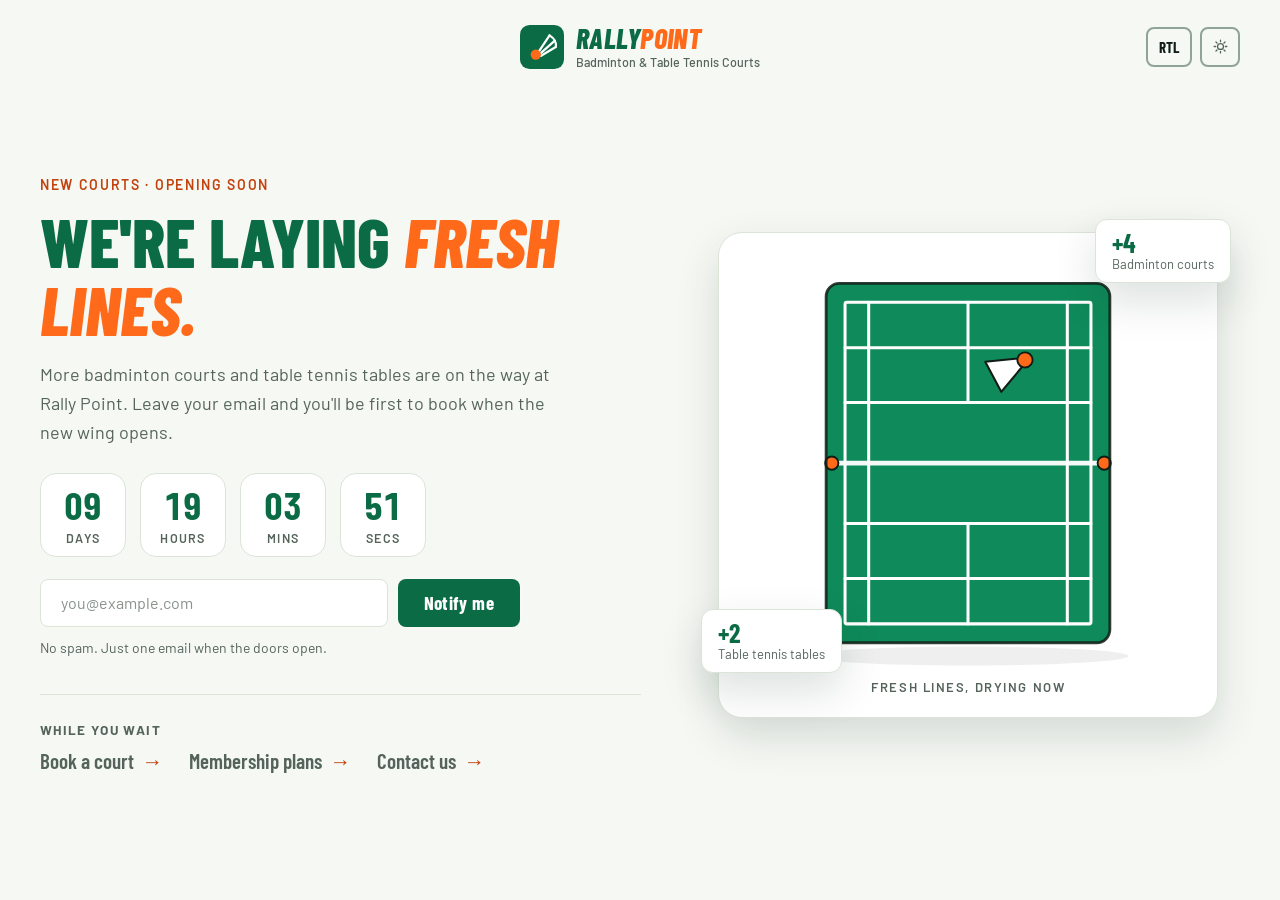
<file: legal/coming-soon.html>
<!DOCTYPE html>
<html lang="en" dir="ltr" data-theme="light">
<head>
<meta charset="UTF-8">
<meta name="viewport" content="width=device-width, initial-scale=1.0">
<title>Coming Soon — Rally Point Badminton &amp; Table Tennis, Hyderabad</title>
<meta name="description" content="New badminton courts and table tennis tables are opening soon at Rally Point, Jubilee Hills. Leave your email and we'll tell you the moment they open.">
<link rel="preconnect" href="https://fonts.googleapis.com">
<link rel="preconnect" href="https://fonts.gstatic.com" crossorigin>
<link href="https://fonts.googleapis.com/css2?family=Barlow+Condensed:ital,wght@0,600;0,700;0,800;1,800&family=Barlow:wght@400;500;600&display=swap" rel="stylesheet">
<link rel="stylesheet" href="../home/style.css">
<link rel="stylesheet" href="coming-soon.css">
<link rel="icon" href="data:image/svg+xml,%3Csvg xmlns='http://www.w3.org/2000/svg' viewBox='0 0 64 64' fill='none'%3E%3Crect width='64' height='64' rx='14' fill='%230B6B45'/%3E%3Cg stroke='%23fff' stroke-width='3.2' stroke-linecap='round'%3E%3Cpath d='M27 39L43 15M29 42L50.7 22.7M30 45L52 32M43 15Q54 22 52 32'/%3E%3C/g%3E%3Ccircle cx='23' cy='43' r='7.5' fill='%23FF6A1A'/%3E%3C/svg%3E">
</head>
<body>

<header class="top">
  <div class="wrap top-inner">
    <a href="../home/index.html" class="brand" aria-label="Rally Point home">
      <span class="brand-mark" aria-hidden="true">
        <svg viewBox="0 0 64 64" fill="none">
          <rect width="64" height="64" rx="14" fill="var(--logo-bg)"/>
          <g stroke="#fff" stroke-width="3.2" stroke-linecap="round" fill="none">
            <path d="M27 39L43 15"/><path d="M29 42L50.7 22.7"/><path d="M30 45L52 32"/><path d="M43 15Q54 22 52 32"/>
          </g>
          <circle cx="23" cy="43" r="7.5" fill="var(--logo-ball)"/>
        </svg>
      </span>
      <span class="brand-text">
        <span class="logo-word">Rally<em>Point</em></span>
        <span class="brand-sub">Badminton &amp; Table Tennis Courts</span>
      </span>
    </a>
    <div class="nav-actions">
      <button class="btn btn-outline btn-sm" id="dir-toggle" aria-label="Toggle text direction">RTL</button>
      <button class="icon-btn" id="theme-toggle" aria-label="Toggle dark mode">
        <svg class="sun" viewBox="0 0 24 24" fill="none" stroke="currentColor" stroke-width="1.8"><circle cx="12" cy="12" r="4.2"/><path d="M12 3v2.2M12 18.8V21M21 12h-2.2M5.2 12H3M18.4 5.6l-1.5 1.5M7.1 16.9l-1.5 1.5M18.4 18.4l-1.5-1.5M7.1 7.1L5.6 5.6" stroke-linecap="round"/></svg>
        <svg class="moon" viewBox="0 0 24 24" fill="none" stroke="currentColor" stroke-width="1.8"><path d="M20 14.5A8.5 8.5 0 1 1 9.5 4a7 7 0 0 0 10.5 10.5z" stroke-linejoin="round"/></svg>
      </button>
    </div>
  </div>
</header>

<main>
  <section class="special">
    <div class="wrap special-grid">

      <div class="special-copy reveal">
        <span class="kicker">New courts · Opening soon</span>
        <h1>We're laying <em>fresh lines.</em></h1>
        <p class="lead">More badminton courts and table tennis tables are on the way at Rally Point. Leave your email and you'll be first to book when the new wing opens.</p>

        <div class="countdown" id="countdown" role="timer" aria-label="Time until opening">
          <div class="countdown-unit"><b id="cd-days">00</b><span>Days</span></div>
          <div class="countdown-unit"><b id="cd-hours">00</b><span>Hours</span></div>
          <div class="countdown-unit"><b id="cd-mins">00</b><span>Mins</span></div>
          <div class="countdown-unit"><b id="cd-secs">00</b><span>Secs</span></div>
        </div>

        <p class="notify-msg ok" id="notifySuccess" role="status">
          <svg viewBox="0 0 24 24" fill="none" stroke="currentColor" stroke-width="2.2" stroke-linecap="round" stroke-linejoin="round" aria-hidden="true"><circle cx="12" cy="12" r="9"/><path d="M8 12.5l3 3 5-6"/></svg>
          <span>You're on the list. We'll email you the moment the new courts open.</span>
        </p>

        <form class="notify-form" id="notifyForm" novalidate>
          <label for="notifyEmail" class="sr-only">Email address</label>
          <input type="email" id="notifyEmail" placeholder="you@example.com" autocomplete="email" required>
          <button type="submit" class="btn btn-secondary">Notify me</button>
        </form>
        <p class="notify-err" id="notifyErr">Please enter a valid email address.</p>
        <p class="notify-note">No spam. Just one email when the doors open.</p>

        <div class="special-links">
          <span>While you wait</span>
          <a href="../courts/courts.html">Book a court</a>
          <a href="../membership/membership.html">Membership plans</a>
          <a href="../contact/contact.html">Contact us</a>
        </div>
      </div>

      <div class="art reveal">
        <div class="art-chip c1"><strong>+4</strong><span>Badminton courts</span></div>
        <div class="art-chip c2"><strong>+2</strong><span>Table tennis tables</span></div>
        <svg viewBox="0 0 480 440" xmlns="http://www.w3.org/2000/svg" aria-hidden="true">
          <ellipse class="c-shadow" cx="240" cy="424" rx="170" ry="10"/>

          <rect class="c-floor" x="90" y="30" width="300" height="380" rx="14"/>

          <rect class="c-line d1" pathLength="1" x="110" y="50" width="260" height="340" rx="2"/>
          <path class="c-line d2" pathLength="1" d="M135 50V390M345 50V390"/>
          <path class="c-line d3" pathLength="1" d="M110 98H370M110 342H370"/>
          <path class="c-line d4" pathLength="1" d="M110 156H370M110 284H370"/>
          <path class="c-line d5" pathLength="1" d="M240 50V156M240 284V390"/>

          <line class="c-net" x1="96" y1="220" x2="384" y2="220"/>
          <circle class="c-post" cx="96" cy="220" r="7"/>
          <circle class="c-post" cx="384" cy="220" r="7"/>
          <rect class="c-edge" x="90" y="30" width="300" height="380" rx="14"/>

          <g class="c-float" transform="translate(300 118) rotate(-28)">
            <polygon class="c-shuttle-skirt" points="-4,-5 -36,-18 -36,18 -4,5"/>
            <circle class="c-shuttle-cork" cx="2" cy="0" r="8"/>
          </g>
        </svg>
        <span class="art-caption">Fresh lines, drying now</span>
      </div>

    </div>
  </section>
</main>

<script src="../home/script.js"></script>
<script src="coming-soon.js"></script>
</body>
</html>
</file>
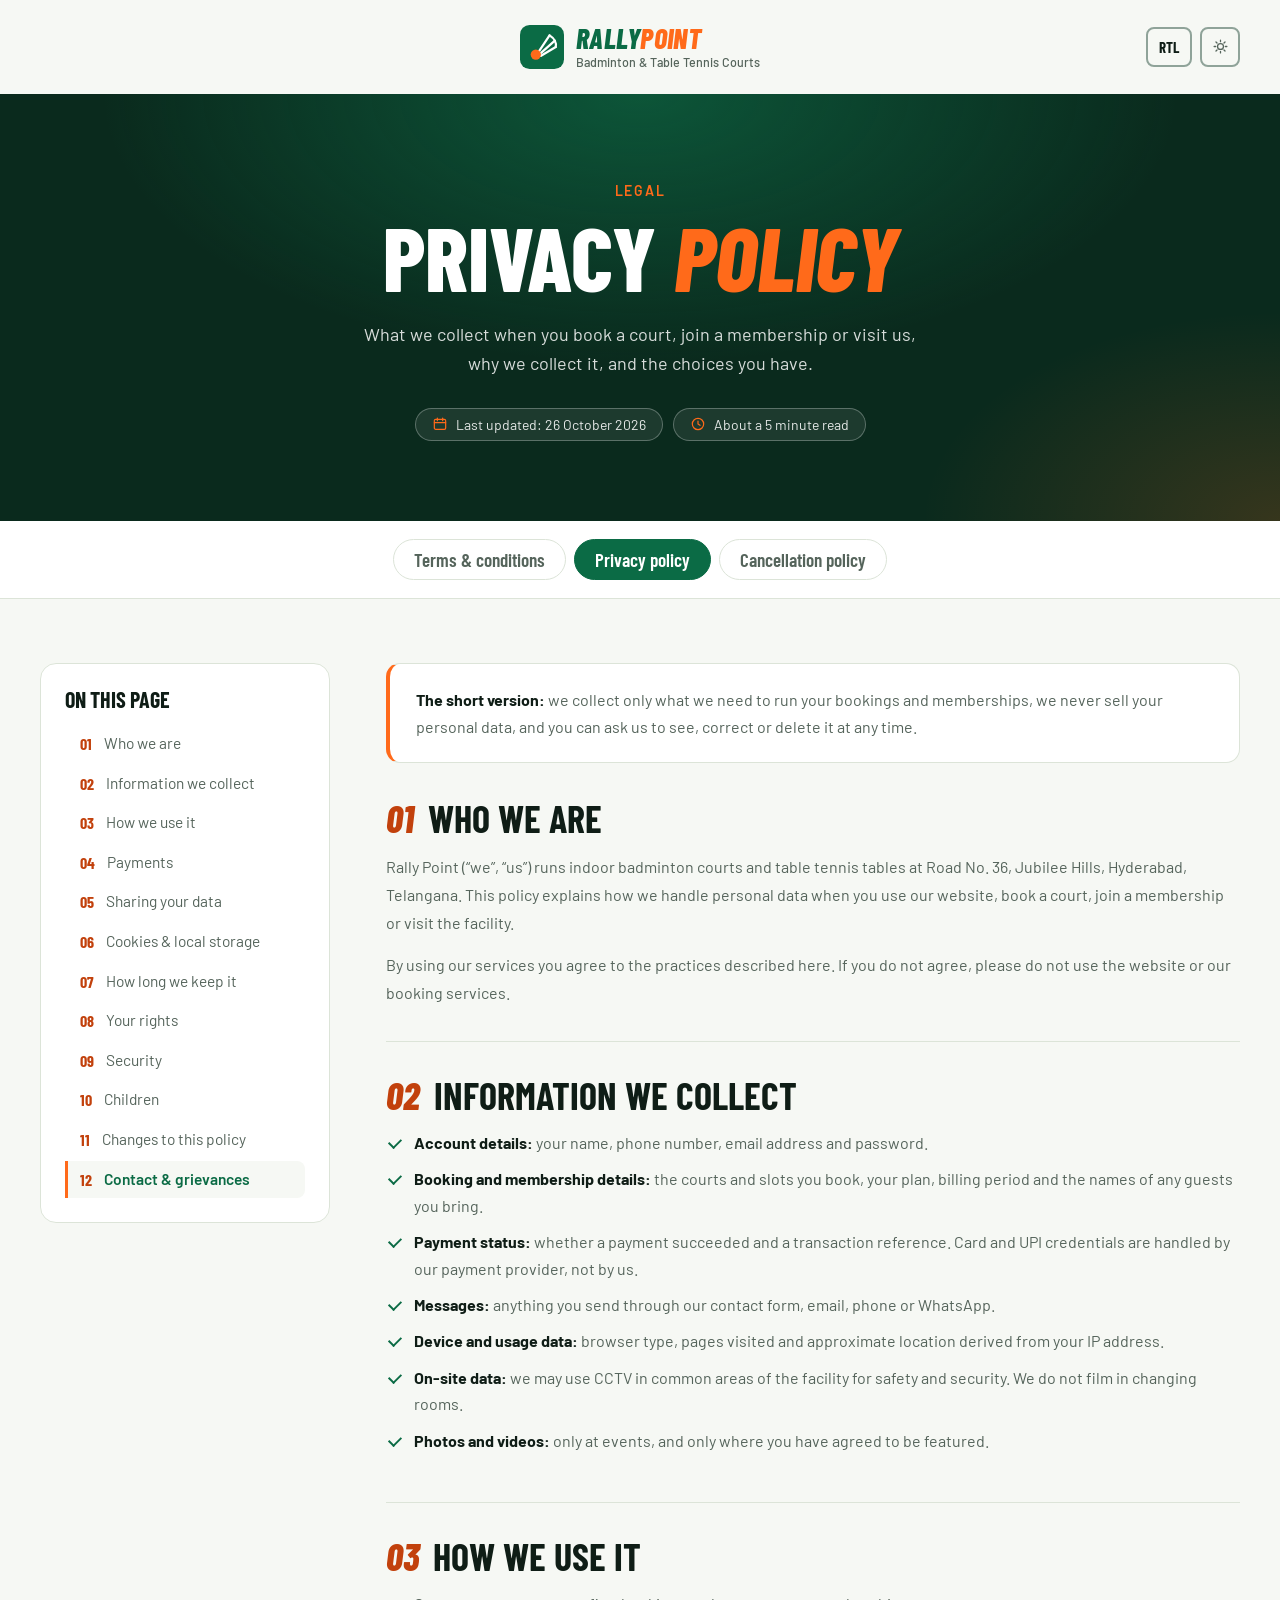
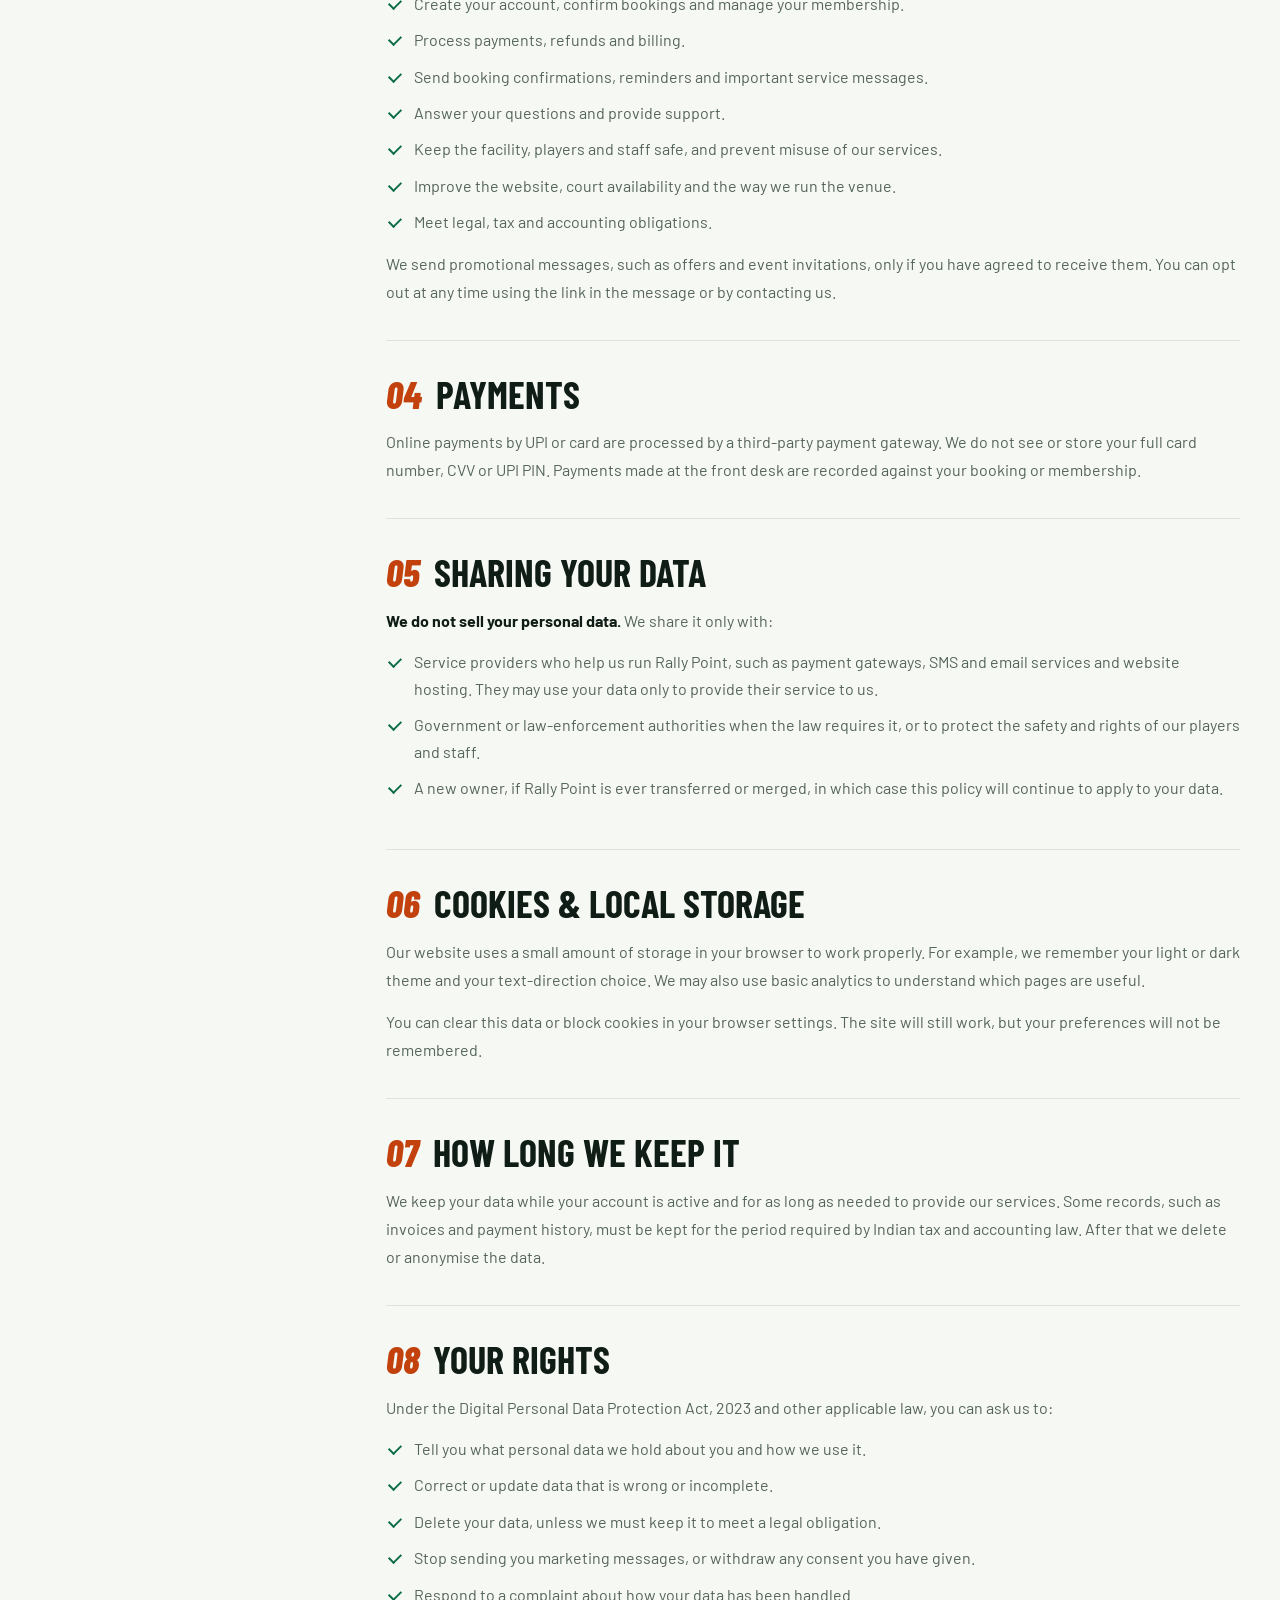
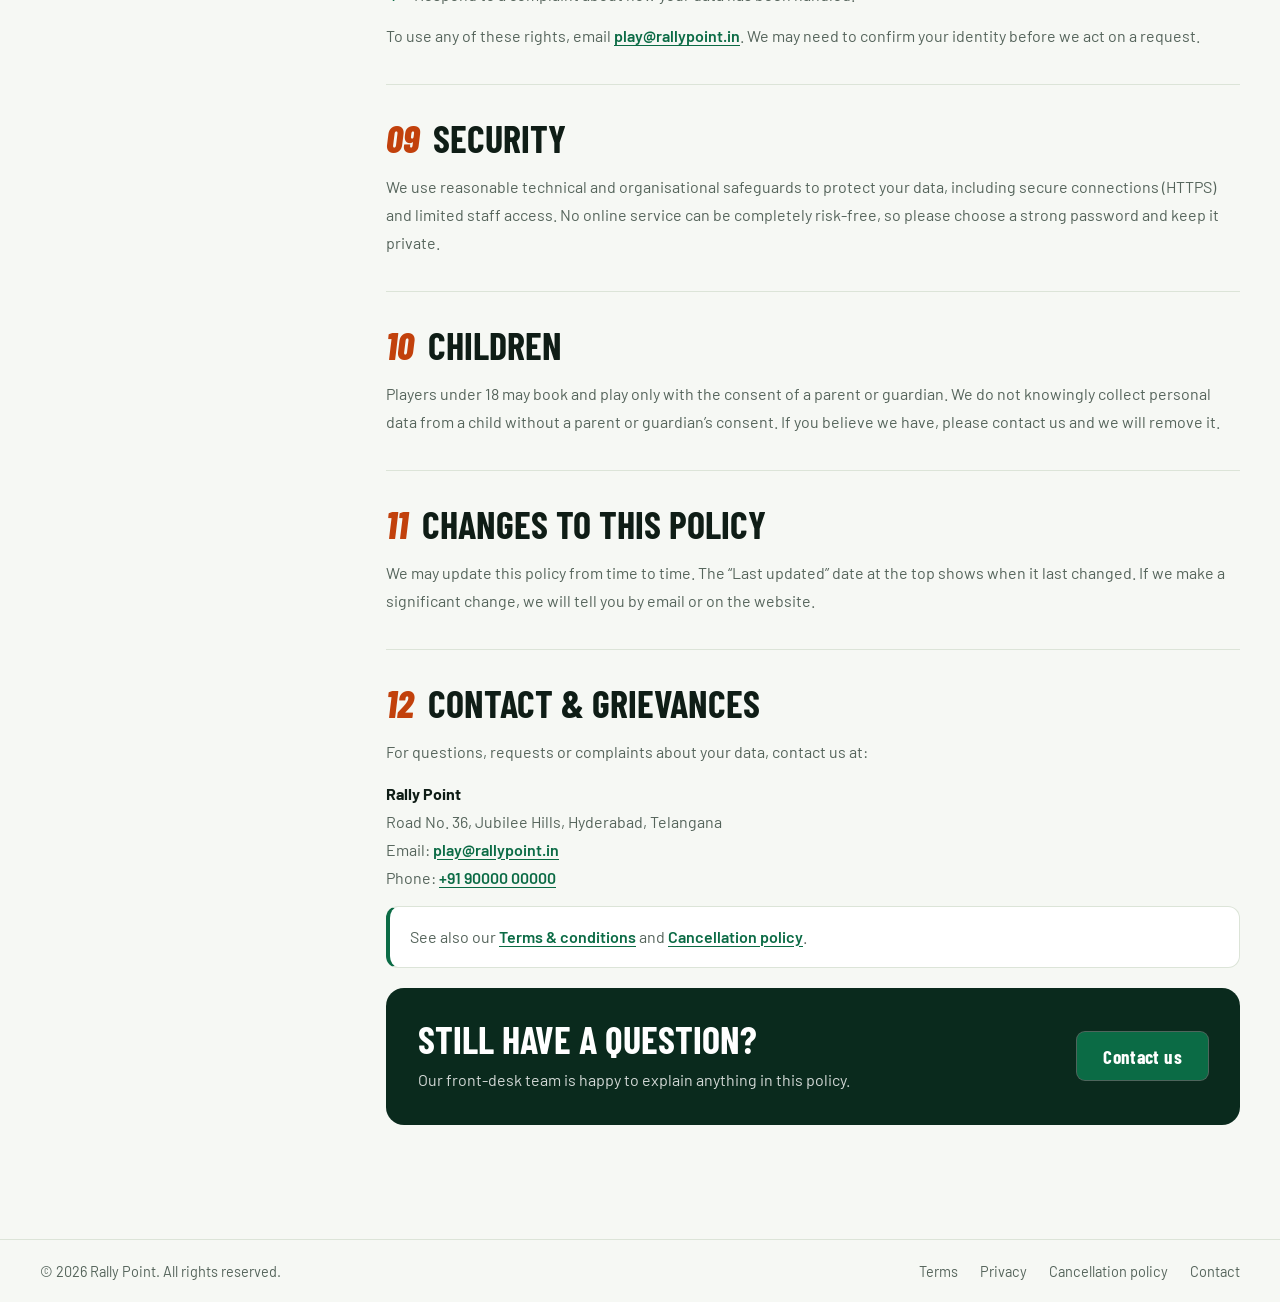
<file: legal/privacy.html>
<!DOCTYPE html>
<html lang="en" dir="ltr" data-theme="light">
<head>
<meta charset="UTF-8">
<meta name="viewport" content="width=device-width, initial-scale=1.0">
<title>Privacy Policy — Rally Point Badminton &amp; Table Tennis, Hyderabad</title>
<meta name="description" content="How Rally Point collects, uses and protects your personal information when you book courts, join a membership or visit our facility in Jubilee Hills, Hyderabad.">
<link rel="preconnect" href="https://fonts.googleapis.com">
<link rel="preconnect" href="https://fonts.gstatic.com" crossorigin>
<link href="https://fonts.googleapis.com/css2?family=Barlow+Condensed:ital,wght@0,600;0,700;0,800;1,800&family=Barlow:wght@400;500;600&display=swap" rel="stylesheet">
<link rel="stylesheet" href="../home/style.css">
<link rel="stylesheet" href="legal.css">
<link rel="icon" href="data:image/svg+xml,%3Csvg xmlns='http://www.w3.org/2000/svg' viewBox='0 0 64 64' fill='none'%3E%3Crect width='64' height='64' rx='14' fill='%230B6B45'/%3E%3Cg stroke='%23fff' stroke-width='3.2' stroke-linecap='round'%3E%3Cpath d='M27 39L43 15M29 42L50.7 22.7M30 45L52 32M43 15Q54 22 52 32'/%3E%3C/g%3E%3Ccircle cx='23' cy='43' r='7.5' fill='%23FF6A1A'/%3E%3C/svg%3E">
</head>
<body>

<header class="top">
  <div class="wrap top-inner">
    <a href="../home/index.html" class="brand" aria-label="Rally Point home">
      <span class="brand-mark" aria-hidden="true">
        <svg viewBox="0 0 64 64" fill="none">
          <rect width="64" height="64" rx="14" fill="var(--logo-bg)"/>
          <g stroke="#fff" stroke-width="3.2" stroke-linecap="round" fill="none">
            <path d="M27 39L43 15"/><path d="M29 42L50.7 22.7"/><path d="M30 45L52 32"/><path d="M43 15Q54 22 52 32"/>
          </g>
          <circle cx="23" cy="43" r="7.5" fill="var(--logo-ball)"/>
        </svg>
      </span>
      <span class="brand-text">
        <span class="logo-word">Rally<em>Point</em></span>
        <span class="brand-sub">Badminton &amp; Table Tennis Courts</span>
      </span>
    </a>
    <div class="nav-actions">
      <button class="btn btn-outline btn-sm" id="dir-toggle" aria-label="Toggle text direction">RTL</button>
      <button class="icon-btn" id="theme-toggle" aria-label="Toggle dark mode">
        <svg class="sun" viewBox="0 0 24 24" fill="none" stroke="currentColor" stroke-width="1.8"><circle cx="12" cy="12" r="4.2"/><path d="M12 3v2.2M12 18.8V21M21 12h-2.2M5.2 12H3M18.4 5.6l-1.5 1.5M7.1 16.9l-1.5 1.5M18.4 18.4l-1.5-1.5M7.1 7.1L5.6 5.6" stroke-linecap="round"/></svg>
        <svg class="moon" viewBox="0 0 24 24" fill="none" stroke="currentColor" stroke-width="1.8"><path d="M20 14.5A8.5 8.5 0 1 1 9.5 4a7 7 0 0 0 10.5 10.5z" stroke-linejoin="round"/></svg>
      </button>
    </div>
  </div>
</header>

<main>

  <section class="l-hero">
    <div class="wrap">
      <span class="kicker">Legal</span>
      <h1>Privacy <em>policy</em></h1>
      <p class="lead">What we collect when you book a court, join a membership or visit us, why we collect it, and the choices you have.</p>
      <ul class="l-meta">
        <li><svg viewBox="0 0 24 24" fill="none" stroke="currentColor" stroke-width="1.8" stroke-linecap="round" stroke-linejoin="round" aria-hidden="true"><rect x="3.5" y="5" width="17" height="15" rx="2"/><path d="M3.5 10h17M8 3v4M16 3v4"/></svg>Last updated: 26 October 2026</li>
        <li><svg viewBox="0 0 24 24" fill="none" stroke="currentColor" stroke-width="1.8" stroke-linecap="round" stroke-linejoin="round" aria-hidden="true"><circle cx="12" cy="12" r="8.5"/><path d="M12 7.5V12l3 2"/></svg>About a 5 minute read</li>
      </ul>
    </div>
  </section>

  <div class="l-switch" aria-label="Policies">
    <a href="terms.html">Terms &amp; conditions</a>
    <a href="privacy.html" class="is-active" aria-current="page">Privacy policy</a>
    <a href="cancellation.html">Cancellation policy</a>
  </div>

  <section class="l-body">
    <div class="wrap l-grid">

      <aside>
        <nav class="toc" aria-label="On this page">
          <h2>On this page</h2>
          <ol>
            <li><a href="#who-we-are">Who we are</a></li>
            <li><a href="#what-we-collect">Information we collect</a></li>
            <li><a href="#how-we-use">How we use it</a></li>
            <li><a href="#payments">Payments</a></li>
            <li><a href="#sharing">Sharing your data</a></li>
            <li><a href="#cookies">Cookies &amp; local storage</a></li>
            <li><a href="#retention">How long we keep it</a></li>
            <li><a href="#your-rights">Your rights</a></li>
            <li><a href="#security">Security</a></li>
            <li><a href="#children">Children</a></li>
            <li><a href="#changes">Changes to this policy</a></li>
            <li><a href="#contact">Contact &amp; grievances</a></li>
          </ol>
        </nav>
      </aside>

      <article class="l-content">

        <p class="l-intro"><strong>The short version:</strong> we collect only what we need to run your bookings and memberships, we never sell your personal data, and you can ask us to see, correct or delete it at any time.</p>

        <section class="l-section" id="who-we-are">
          <h2><span class="n">01</span>Who we are</h2>
          <p>Rally Point (&ldquo;we&rdquo;, &ldquo;us&rdquo;) runs indoor badminton courts and table tennis tables at Road No. 36, Jubilee Hills, Hyderabad, Telangana. This policy explains how we handle personal data when you use our website, book a court, join a membership or visit the facility.</p>
          <p>By using our services you agree to the practices described here. If you do not agree, please do not use the website or our booking services.</p>
        </section>

        <section class="l-section" id="what-we-collect">
          <h2><span class="n">02</span>Information we collect</h2>
          <ul class="l-list">
            <li><strong>Account details:</strong> your name, phone number, email address and password.</li>
            <li><strong>Booking and membership details:</strong> the courts and slots you book, your plan, billing period and the names of any guests you bring.</li>
            <li><strong>Payment status:</strong> whether a payment succeeded and a transaction reference. Card and UPI credentials are handled by our payment provider, not by us.</li>
            <li><strong>Messages:</strong> anything you send through our contact form, email, phone or WhatsApp.</li>
            <li><strong>Device and usage data:</strong> browser type, pages visited and approximate location derived from your IP address.</li>
            <li><strong>On-site data:</strong> we may use CCTV in common areas of the facility for safety and security. We do not film in changing rooms.</li>
            <li><strong>Photos and videos:</strong> only at events, and only where you have agreed to be featured.</li>
          </ul>
        </section>

        <section class="l-section" id="how-we-use">
          <h2><span class="n">03</span>How we use it</h2>
          <ul class="l-list">
            <li>Create your account, confirm bookings and manage your membership.</li>
            <li>Process payments, refunds and billing.</li>
            <li>Send booking confirmations, reminders and important service messages.</li>
            <li>Answer your questions and provide support.</li>
            <li>Keep the facility, players and staff safe, and prevent misuse of our services.</li>
            <li>Improve the website, court availability and the way we run the venue.</li>
            <li>Meet legal, tax and accounting obligations.</li>
          </ul>
          <p>We send promotional messages, such as offers and event invitations, only if you have agreed to receive them. You can opt out at any time using the link in the message or by contacting us.</p>
        </section>

        <section class="l-section" id="payments">
          <h2><span class="n">04</span>Payments</h2>
          <p>Online payments by UPI or card are processed by a third-party payment gateway. We do not see or store your full card number, CVV or UPI PIN. Payments made at the front desk are recorded against your booking or membership.</p>
        </section>

        <section class="l-section" id="sharing">
          <h2><span class="n">05</span>Sharing your data</h2>
          <p><strong>We do not sell your personal data.</strong> We share it only with:</p>
          <ul class="l-list">
            <li>Service providers who help us run Rally Point, such as payment gateways, SMS and email services and website hosting. They may use your data only to provide their service to us.</li>
            <li>Government or law-enforcement authorities when the law requires it, or to protect the safety and rights of our players and staff.</li>
            <li>A new owner, if Rally Point is ever transferred or merged, in which case this policy will continue to apply to your data.</li>
          </ul>
        </section>

        <section class="l-section" id="cookies">
          <h2><span class="n">06</span>Cookies &amp; local storage</h2>
          <p>Our website uses a small amount of storage in your browser to work properly. For example, we remember your light or dark theme and your text-direction choice. We may also use basic analytics to understand which pages are useful.</p>
          <p>You can clear this data or block cookies in your browser settings. The site will still work, but your preferences will not be remembered.</p>
        </section>

        <section class="l-section" id="retention">
          <h2><span class="n">07</span>How long we keep it</h2>
          <p>We keep your data while your account is active and for as long as needed to provide our services. Some records, such as invoices and payment history, must be kept for the period required by Indian tax and accounting law. After that we delete or anonymise the data.</p>
        </section>

        <section class="l-section" id="your-rights">
          <h2><span class="n">08</span>Your rights</h2>
          <p>Under the Digital Personal Data Protection Act, 2023 and other applicable law, you can ask us to:</p>
          <ul class="l-list">
            <li>Tell you what personal data we hold about you and how we use it.</li>
            <li>Correct or update data that is wrong or incomplete.</li>
            <li>Delete your data, unless we must keep it to meet a legal obligation.</li>
            <li>Stop sending you marketing messages, or withdraw any consent you have given.</li>
            <li>Respond to a complaint about how your data has been handled.</li>
          </ul>
          <p>To use any of these rights, email <a href="mailto:play@rallypoint.in">play@rallypoint.in</a>. We may need to confirm your identity before we act on a request.</p>
        </section>

        <section class="l-section" id="security">
          <h2><span class="n">09</span>Security</h2>
          <p>We use reasonable technical and organisational safeguards to protect your data, including secure connections (HTTPS) and limited staff access. No online service can be completely risk-free, so please choose a strong password and keep it private.</p>
        </section>

        <section class="l-section" id="children">
          <h2><span class="n">10</span>Children</h2>
          <p>Players under 18 may book and play only with the consent of a parent or guardian. We do not knowingly collect personal data from a child without a parent or guardian&rsquo;s consent. If you believe we have, please contact us and we will remove it.</p>
        </section>

        <section class="l-section" id="changes">
          <h2><span class="n">11</span>Changes to this policy</h2>
          <p>We may update this policy from time to time. The &ldquo;Last updated&rdquo; date at the top shows when it last changed. If we make a significant change, we will tell you by email or on the website.</p>
        </section>

        <section class="l-section" id="contact">
          <h2><span class="n">12</span>Contact &amp; grievances</h2>
          <p>For questions, requests or complaints about your data, contact us at:</p>
          <p><strong>Rally Point</strong><br>Road No. 36, Jubilee Hills, Hyderabad, Telangana<br>Email: <a href="mailto:play@rallypoint.in">play@rallypoint.in</a><br>Phone: <a href="tel:+919000000000">+91 90000 00000</a></p>
          <p class="l-note">See also our <a href="terms.html">Terms &amp; conditions</a> and <a href="cancellation.html">Cancellation policy</a>.</p>

          <div class="l-contact">
            <div>
              <h3>Still have a question?</h3>
              <p>Our front-desk team is happy to explain anything in this policy.</p>
            </div>
            <div class="l-contact-actions">
              <a href="../contact/contact.html" class="btn btn-secondary">Contact us</a>
            </div>
          </div>
        </section>

      </article>
    </div>
  </section>

</main>

<footer class="l-foot">
  <div class="wrap">
    <span>© 2026 Rally Point. All rights reserved.</span>
    <nav aria-label="Legal">
      <a href="terms.html">Terms</a>
      <a href="privacy.html">Privacy</a>
      <a href="cancellation.html">Cancellation policy</a>
      <a href="../contact/contact.html">Contact</a>
    </nav>
  </div>
</footer>

<script src="../home/script.js"></script>
<script src="legal.js"></script>
</body>
</html>
</file>
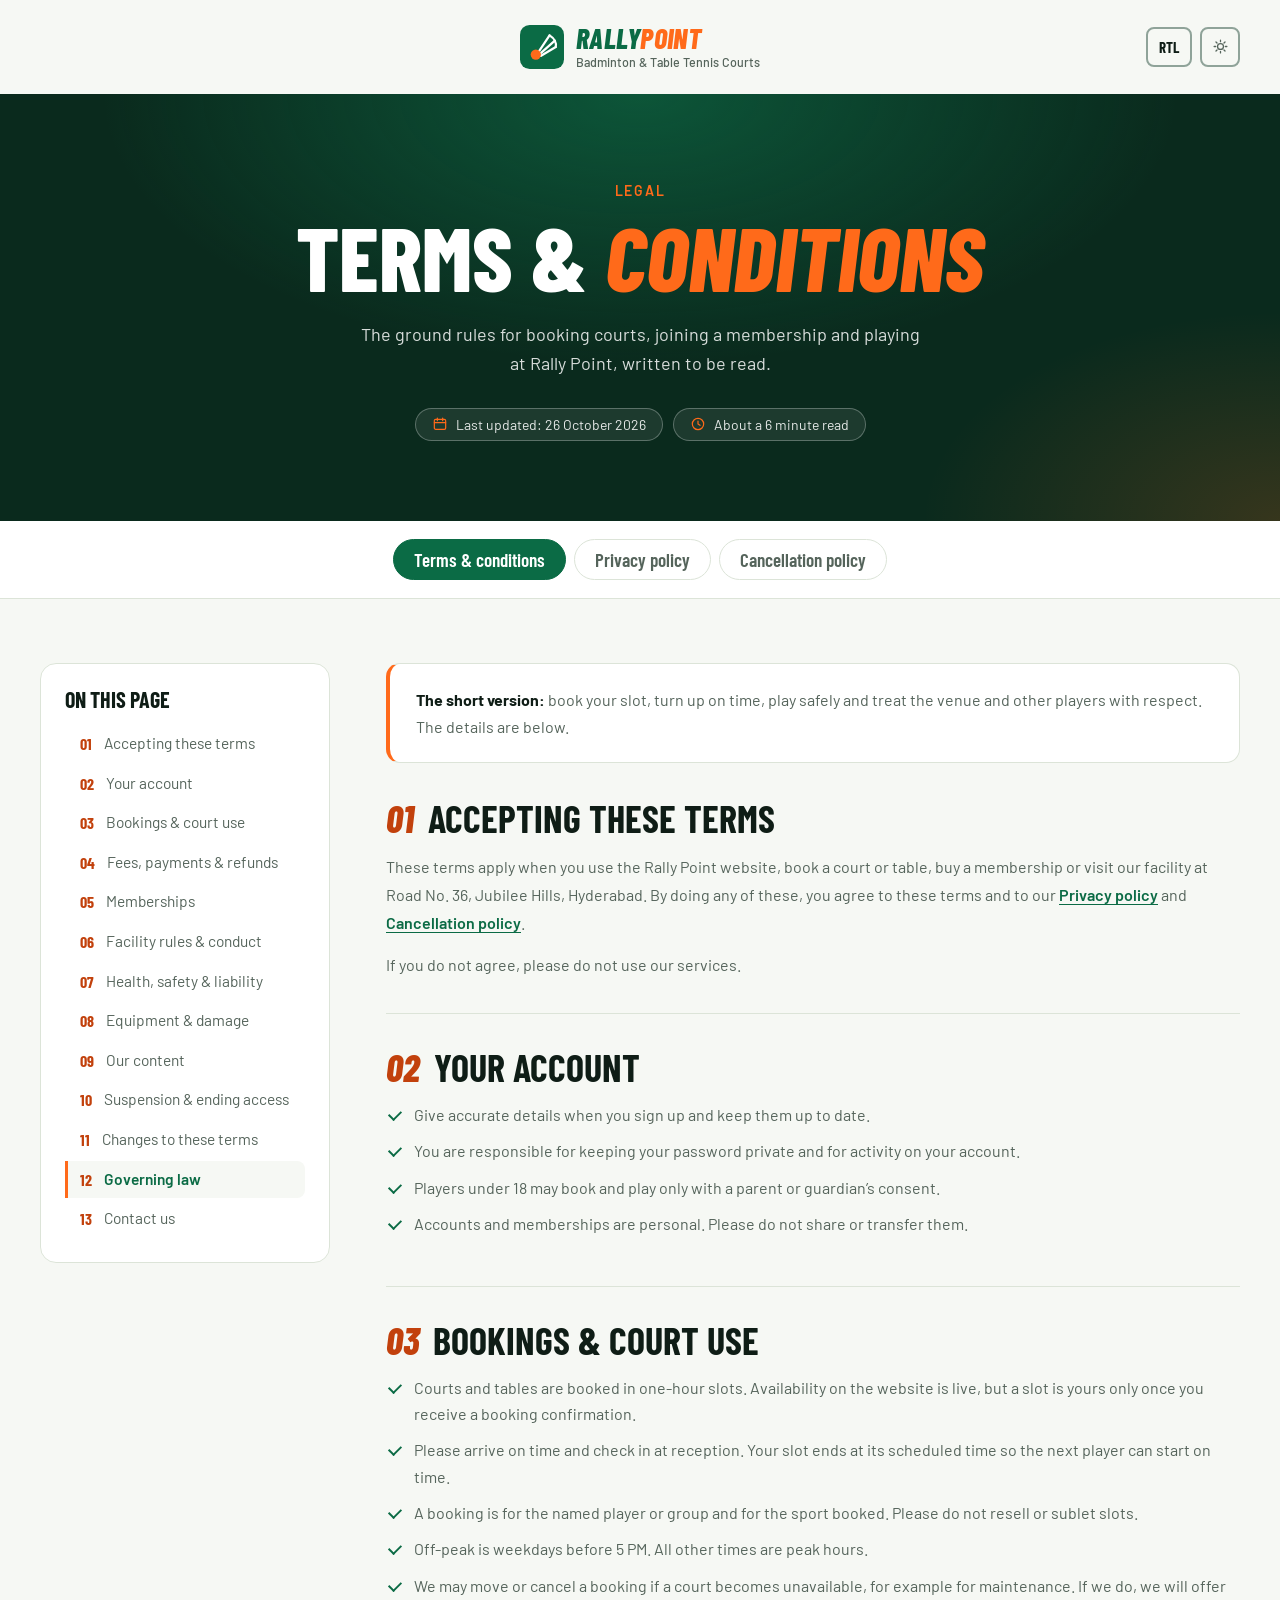
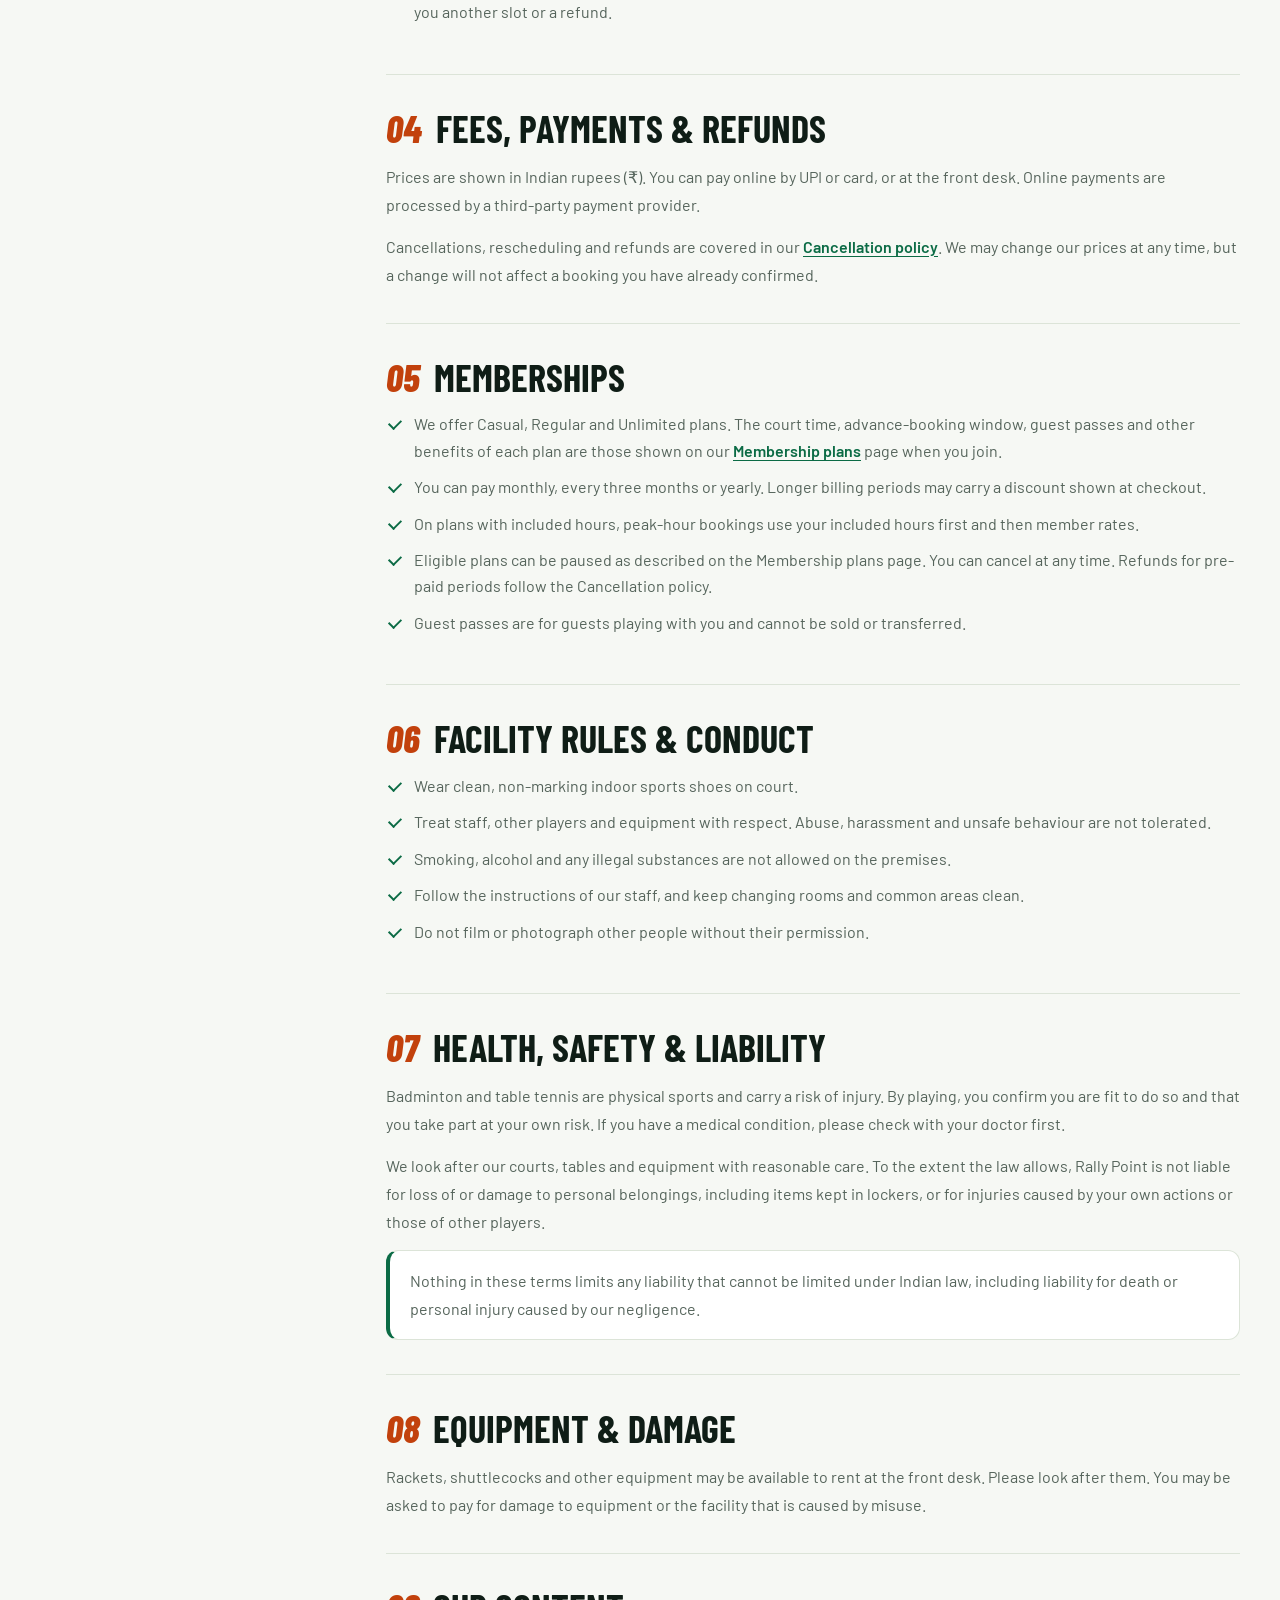
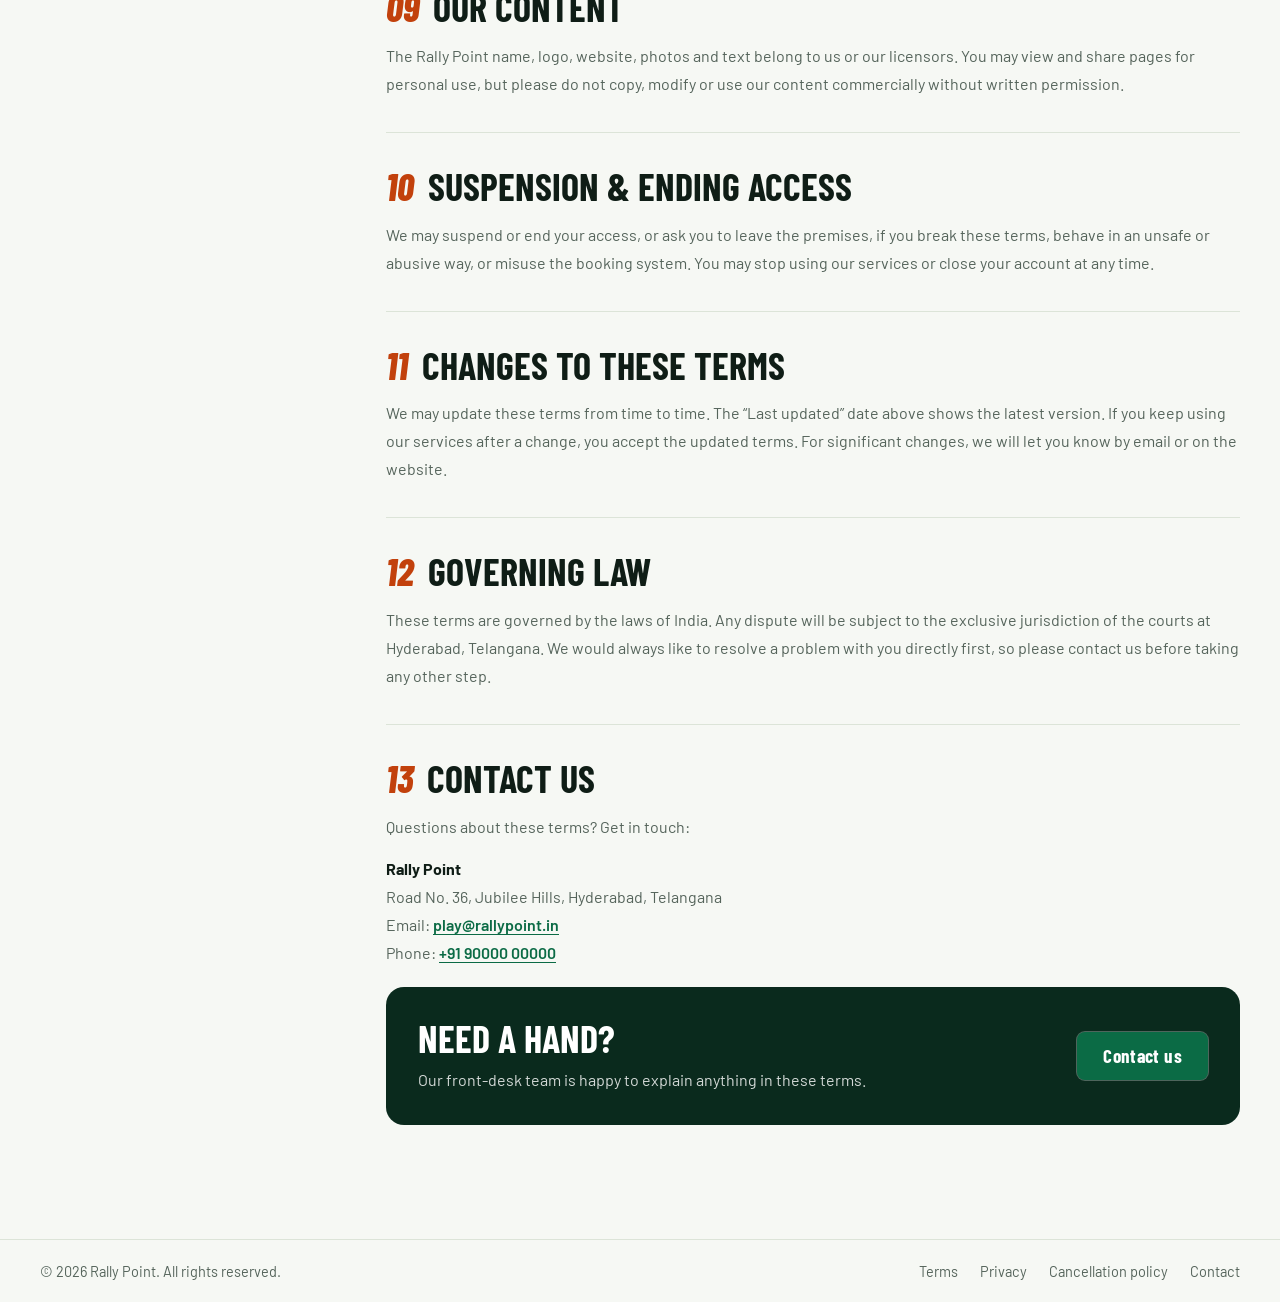
<file: legal/terms.html>
<!DOCTYPE html>
<html lang="en" dir="ltr" data-theme="light">
<head>
<meta charset="UTF-8">
<meta name="viewport" content="width=device-width, initial-scale=1.0">
<title>Terms &amp; Conditions — Rally Point Badminton &amp; Table Tennis, Hyderabad</title>
<meta name="description" content="The terms that apply when you book courts, join a membership or play at Rally Point in Jubilee Hills, Hyderabad.">
<link rel="preconnect" href="https://fonts.googleapis.com">
<link rel="preconnect" href="https://fonts.gstatic.com" crossorigin>
<link href="https://fonts.googleapis.com/css2?family=Barlow+Condensed:ital,wght@0,600;0,700;0,800;1,800&family=Barlow:wght@400;500;600&display=swap" rel="stylesheet">
<link rel="stylesheet" href="../home/style.css">
<link rel="stylesheet" href="legal.css">
<link rel="icon" href="data:image/svg+xml,%3Csvg xmlns='http://www.w3.org/2000/svg' viewBox='0 0 64 64' fill='none'%3E%3Crect width='64' height='64' rx='14' fill='%230B6B45'/%3E%3Cg stroke='%23fff' stroke-width='3.2' stroke-linecap='round'%3E%3Cpath d='M27 39L43 15M29 42L50.7 22.7M30 45L52 32M43 15Q54 22 52 32'/%3E%3C/g%3E%3Ccircle cx='23' cy='43' r='7.5' fill='%23FF6A1A'/%3E%3C/svg%3E">
</head>
<body>

<header class="top">
  <div class="wrap top-inner">
    <a href="../home/index.html" class="brand" aria-label="Rally Point home">
      <span class="brand-mark" aria-hidden="true">
        <svg viewBox="0 0 64 64" fill="none">
          <rect width="64" height="64" rx="14" fill="var(--logo-bg)"/>
          <g stroke="#fff" stroke-width="3.2" stroke-linecap="round" fill="none">
            <path d="M27 39L43 15"/><path d="M29 42L50.7 22.7"/><path d="M30 45L52 32"/><path d="M43 15Q54 22 52 32"/>
          </g>
          <circle cx="23" cy="43" r="7.5" fill="var(--logo-ball)"/>
        </svg>
      </span>
      <span class="brand-text">
        <span class="logo-word">Rally<em>Point</em></span>
        <span class="brand-sub">Badminton &amp; Table Tennis Courts</span>
      </span>
    </a>
    <div class="nav-actions">
      <button class="btn btn-outline btn-sm" id="dir-toggle" aria-label="Toggle text direction">RTL</button>
      <button class="icon-btn" id="theme-toggle" aria-label="Toggle dark mode">
        <svg class="sun" viewBox="0 0 24 24" fill="none" stroke="currentColor" stroke-width="1.8"><circle cx="12" cy="12" r="4.2"/><path d="M12 3v2.2M12 18.8V21M21 12h-2.2M5.2 12H3M18.4 5.6l-1.5 1.5M7.1 16.9l-1.5 1.5M18.4 18.4l-1.5-1.5M7.1 7.1L5.6 5.6" stroke-linecap="round"/></svg>
        <svg class="moon" viewBox="0 0 24 24" fill="none" stroke="currentColor" stroke-width="1.8"><path d="M20 14.5A8.5 8.5 0 1 1 9.5 4a7 7 0 0 0 10.5 10.5z" stroke-linejoin="round"/></svg>
      </button>
    </div>
  </div>
</header>

<main>

  <section class="l-hero">
    <div class="wrap">
      <span class="kicker">Legal</span>
      <h1>Terms &amp; <em>conditions</em></h1>
      <p class="lead">The ground rules for booking courts, joining a membership and playing at Rally Point, written to be read.</p>
      <ul class="l-meta">
        <li><svg viewBox="0 0 24 24" fill="none" stroke="currentColor" stroke-width="1.8" stroke-linecap="round" stroke-linejoin="round" aria-hidden="true"><rect x="3.5" y="5" width="17" height="15" rx="2"/><path d="M3.5 10h17M8 3v4M16 3v4"/></svg>Last updated: 26 October 2026</li>
        <li><svg viewBox="0 0 24 24" fill="none" stroke="currentColor" stroke-width="1.8" stroke-linecap="round" stroke-linejoin="round" aria-hidden="true"><circle cx="12" cy="12" r="8.5"/><path d="M12 7.5V12l3 2"/></svg>About a 6 minute read</li>
      </ul>
    </div>
  </section>

  <div class="l-switch" aria-label="Policies">
    <a href="terms.html" class="is-active" aria-current="page">Terms &amp; conditions</a>
    <a href="privacy.html">Privacy policy</a>
    <a href="cancellation.html">Cancellation policy</a>
  </div>

  <section class="l-body">
    <div class="wrap l-grid">

      <aside>
        <nav class="toc" aria-label="On this page">
          <h2>On this page</h2>
          <ol>
            <li><a href="#acceptance">Accepting these terms</a></li>
            <li><a href="#accounts">Your account</a></li>
            <li><a href="#bookings">Bookings &amp; court use</a></li>
            <li><a href="#fees">Fees, payments &amp; refunds</a></li>
            <li><a href="#memberships">Memberships</a></li>
            <li><a href="#conduct">Facility rules &amp; conduct</a></li>
            <li><a href="#safety">Health, safety &amp; liability</a></li>
            <li><a href="#equipment">Equipment &amp; damage</a></li>
            <li><a href="#ip">Our content</a></li>
            <li><a href="#suspension">Suspension &amp; ending access</a></li>
            <li><a href="#changes">Changes to these terms</a></li>
            <li><a href="#law">Governing law</a></li>
            <li><a href="#contact">Contact us</a></li>
          </ol>
        </nav>
      </aside>

      <article class="l-content">

        <p class="l-intro"><strong>The short version:</strong> book your slot, turn up on time, play safely and treat the venue and other players with respect. The details are below.</p>

        <section class="l-section" id="acceptance">
          <h2><span class="n">01</span>Accepting these terms</h2>
          <p>These terms apply when you use the Rally Point website, book a court or table, buy a membership or visit our facility at Road No. 36, Jubilee Hills, Hyderabad. By doing any of these, you agree to these terms and to our <a href="privacy.html">Privacy policy</a> and <a href="cancellation.html">Cancellation policy</a>.</p>
          <p>If you do not agree, please do not use our services.</p>
        </section>

        <section class="l-section" id="accounts">
          <h2><span class="n">02</span>Your account</h2>
          <ul class="l-list">
            <li>Give accurate details when you sign up and keep them up to date.</li>
            <li>You are responsible for keeping your password private and for activity on your account.</li>
            <li>Players under 18 may book and play only with a parent or guardian&rsquo;s consent.</li>
            <li>Accounts and memberships are personal. Please do not share or transfer them.</li>
          </ul>
        </section>

        <section class="l-section" id="bookings">
          <h2><span class="n">03</span>Bookings &amp; court use</h2>
          <ul class="l-list">
            <li>Courts and tables are booked in one-hour slots. Availability on the website is live, but a slot is yours only once you receive a booking confirmation.</li>
            <li>Please arrive on time and check in at reception. Your slot ends at its scheduled time so the next player can start on time.</li>
            <li>A booking is for the named player or group and for the sport booked. Please do not resell or sublet slots.</li>
            <li>Off-peak is weekdays before 5 PM. All other times are peak hours.</li>
            <li>We may move or cancel a booking if a court becomes unavailable, for example for maintenance. If we do, we will offer you another slot or a refund.</li>
          </ul>
        </section>

        <section class="l-section" id="fees">
          <h2><span class="n">04</span>Fees, payments &amp; refunds</h2>
          <p>Prices are shown in Indian rupees (&#8377;). You can pay online by UPI or card, or at the front desk. Online payments are processed by a third-party payment provider.</p>
          <p>Cancellations, rescheduling and refunds are covered in our <a href="cancellation.html">Cancellation policy</a>. We may change our prices at any time, but a change will not affect a booking you have already confirmed.</p>
        </section>

        <section class="l-section" id="memberships">
          <h2><span class="n">05</span>Memberships</h2>
          <ul class="l-list">
            <li>We offer Casual, Regular and Unlimited plans. The court time, advance-booking window, guest passes and other benefits of each plan are those shown on our <a href="../membership/membership.html">Membership plans</a> page when you join.</li>
            <li>You can pay monthly, every three months or yearly. Longer billing periods may carry a discount shown at checkout.</li>
            <li>On plans with included hours, peak-hour bookings use your included hours first and then member rates.</li>
            <li>Eligible plans can be paused as described on the Membership plans page. You can cancel at any time. Refunds for pre-paid periods follow the Cancellation policy.</li>
            <li>Guest passes are for guests playing with you and cannot be sold or transferred.</li>
          </ul>
        </section>

        <section class="l-section" id="conduct">
          <h2><span class="n">06</span>Facility rules &amp; conduct</h2>
          <ul class="l-list">
            <li>Wear clean, non-marking indoor sports shoes on court.</li>
            <li>Treat staff, other players and equipment with respect. Abuse, harassment and unsafe behaviour are not tolerated.</li>
            <li>Smoking, alcohol and any illegal substances are not allowed on the premises.</li>
            <li>Follow the instructions of our staff, and keep changing rooms and common areas clean.</li>
            <li>Do not film or photograph other people without their permission.</li>
          </ul>
        </section>

        <section class="l-section" id="safety">
          <h2><span class="n">07</span>Health, safety &amp; liability</h2>
          <p>Badminton and table tennis are physical sports and carry a risk of injury. By playing, you confirm you are fit to do so and that you take part at your own risk. If you have a medical condition, please check with your doctor first.</p>
          <p>We look after our courts, tables and equipment with reasonable care. To the extent the law allows, Rally Point is not liable for loss of or damage to personal belongings, including items kept in lockers, or for injuries caused by your own actions or those of other players.</p>
          <p class="l-note">Nothing in these terms limits any liability that cannot be limited under Indian law, including liability for death or personal injury caused by our negligence.</p>
        </section>

        <section class="l-section" id="equipment">
          <h2><span class="n">08</span>Equipment &amp; damage</h2>
          <p>Rackets, shuttlecocks and other equipment may be available to rent at the front desk. Please look after them. You may be asked to pay for damage to equipment or the facility that is caused by misuse.</p>
        </section>

        <section class="l-section" id="ip">
          <h2><span class="n">09</span>Our content</h2>
          <p>The Rally Point name, logo, website, photos and text belong to us or our licensors. You may view and share pages for personal use, but please do not copy, modify or use our content commercially without written permission.</p>
        </section>

        <section class="l-section" id="suspension">
          <h2><span class="n">10</span>Suspension &amp; ending access</h2>
          <p>We may suspend or end your access, or ask you to leave the premises, if you break these terms, behave in an unsafe or abusive way, or misuse the booking system. You may stop using our services or close your account at any time.</p>
        </section>

        <section class="l-section" id="changes">
          <h2><span class="n">11</span>Changes to these terms</h2>
          <p>We may update these terms from time to time. The &ldquo;Last updated&rdquo; date above shows the latest version. If you keep using our services after a change, you accept the updated terms. For significant changes, we will let you know by email or on the website.</p>
        </section>

        <section class="l-section" id="law">
          <h2><span class="n">12</span>Governing law</h2>
          <p>These terms are governed by the laws of India. Any dispute will be subject to the exclusive jurisdiction of the courts at Hyderabad, Telangana. We would always like to resolve a problem with you directly first, so please contact us before taking any other step.</p>
        </section>

        <section class="l-section" id="contact">
          <h2><span class="n">13</span>Contact us</h2>
          <p>Questions about these terms? Get in touch:</p>
          <p><strong>Rally Point</strong><br>Road No. 36, Jubilee Hills, Hyderabad, Telangana<br>Email: <a href="mailto:play@rallypoint.in">play@rallypoint.in</a><br>Phone: <a href="tel:+919000000000">+91 90000 00000</a></p>

          <div class="l-contact">
            <div>
              <h3>Need a hand?</h3>
              <p>Our front-desk team is happy to explain anything in these terms.</p>
            </div>
            <div class="l-contact-actions">
              <a href="../contact/contact.html" class="btn btn-secondary">Contact us</a>
            </div>
          </div>
        </section>

      </article>
    </div>
  </section>

</main>

<footer class="l-foot">
  <div class="wrap">
    <span>© 2026 Rally Point. All rights reserved.</span>
    <nav aria-label="Legal">
      <a href="terms.html">Terms</a>
      <a href="privacy.html">Privacy</a>
      <a href="cancellation.html">Cancellation policy</a>
      <a href="../contact/contact.html">Contact</a>
    </nav>
  </div>
</footer>

<script src="../home/script.js"></script>
<script src="legal.js"></script>
</body>
</html>
</file>
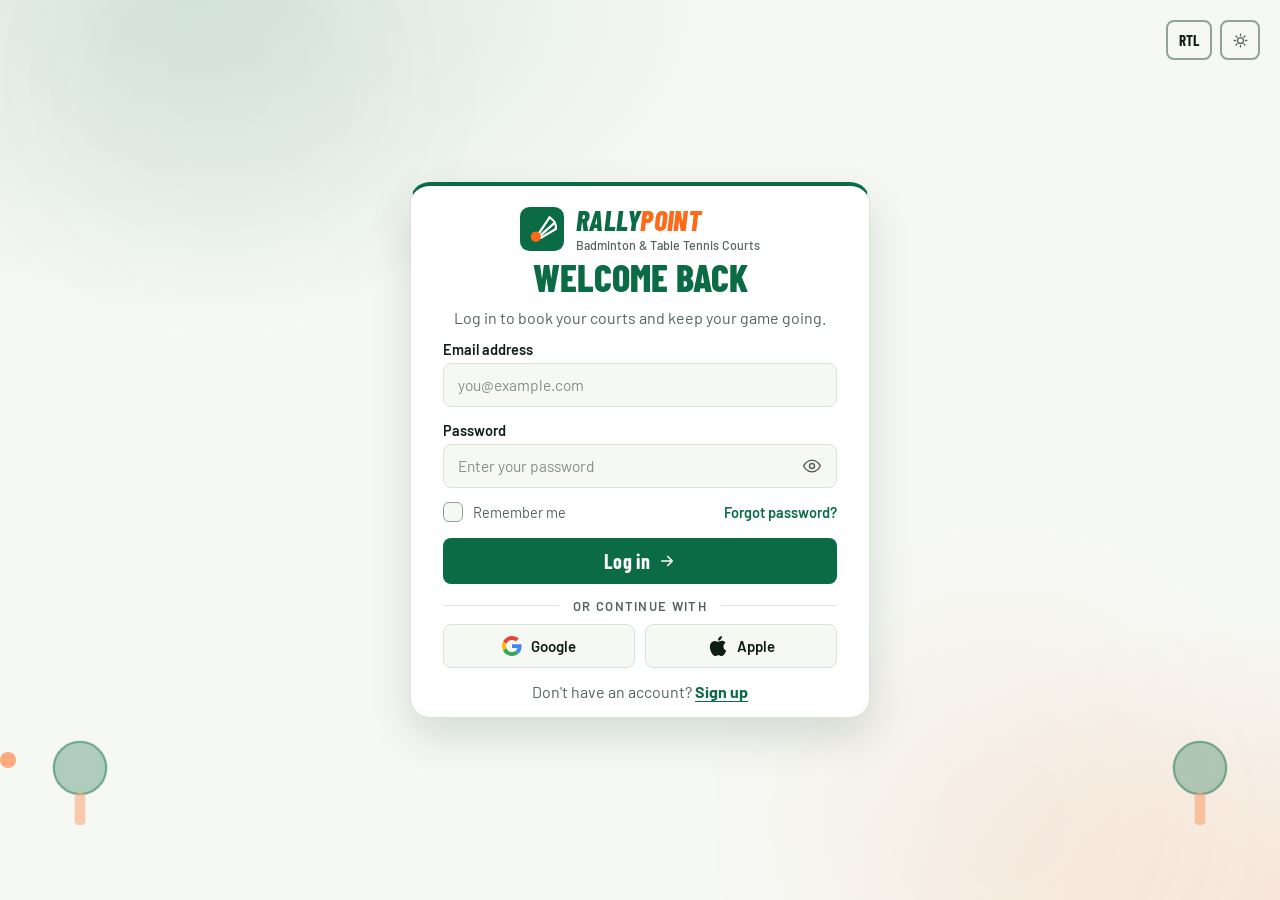
<file: login/login.html>
<!DOCTYPE html>
<html lang="en" dir="ltr" data-theme="light">
<head>
<meta charset="UTF-8">
<meta name="viewport" content="width=device-width, initial-scale=1.0">
<title>Log In — Rally Point Badminton &amp; Table Tennis, Hyderabad</title>
<meta name="description" content="Log in to Rally Point to book badminton courts and table tennis tables, manage your membership and see your bookings.">
<link rel="preconnect" href="https://fonts.googleapis.com">
<link rel="preconnect" href="https://fonts.gstatic.com" crossorigin>
<link href="https://fonts.googleapis.com/css2?family=Barlow+Condensed:ital,wght@0,600;0,700;0,800;1,800&family=Barlow:wght@400;500;600&display=swap" rel="stylesheet">
<link rel="stylesheet" href="../home/style.css">
<link rel="stylesheet" href="auth.css">
<link rel="icon" href="data:image/svg+xml,%3Csvg xmlns='http://www.w3.org/2000/svg' viewBox='0 0 64 64' fill='none'%3E%3Crect width='64' height='64' rx='14' fill='%230B6B45'/%3E%3Cg stroke='%23fff' stroke-width='3.2' stroke-linecap='round'%3E%3Cpath d='M27 39L43 15M29 42L50.7 22.7M30 45L52 32M43 15Q54 22 52 32'/%3E%3C/g%3E%3Ccircle cx='23' cy='43' r='7.5' fill='%23FF6A1A'/%3E%3C/svg%3E">
</head>
<body class="auth-page" data-bg="paddles">

<div class="auth-bg" aria-hidden="true">
  <span class="blob b1"></span><span class="blob b2"></span>

  <div class="bgv bgv-court">
  <svg class="court" viewBox="0 0 1200 700" preserveAspectRatio="xMidYMid slice" fill="none">
    <rect pathLength="1" x="120" y="110" width="960" height="480"/>
    <path pathLength="1" d="M120 170H1080M120 530H1080"/>
    <path pathLength="1" d="M600 110V590"/>
    <path pathLength="1" d="M330 170V530M870 170V530"/>
    <path pathLength="1" d="M330 350H870"/>
  </svg>

  <span class="sh s1"><svg viewBox="0 0 40 40" fill="none" stroke="currentColor" stroke-width="2.4" stroke-linecap="round"><path d="M14 27L28 7M16 30L35 15M17 33L37 23M28 7Q36 12 35 15"/><circle cx="12" cy="30" r="6" fill="currentColor" stroke="none"/></svg></span>
  <span class="sh s2"><svg viewBox="0 0 40 40" fill="none" stroke="currentColor" stroke-width="2.4" stroke-linecap="round"><path d="M14 27L28 7M16 30L35 15M17 33L37 23M28 7Q36 12 35 15"/><circle cx="12" cy="30" r="6" fill="currentColor" stroke="none"/></svg></span>
  <span class="sh s3"><svg viewBox="0 0 40 40" fill="none" stroke="currentColor" stroke-width="2.4" stroke-linecap="round"><path d="M14 27L28 7M16 30L35 15M17 33L37 23M28 7Q36 12 35 15"/><circle cx="12" cy="30" r="6" fill="currentColor" stroke="none"/></svg></span>

  <div class="rally"><span class="travel"><span class="bounce"></span></span><span class="shadow"></span></div>
  </div>

  <div class="bgv bgv-paddles">
    <span class="pad l"><svg viewBox="0 0 60 92" fill="none"><circle class="ph" cx="30" cy="30" r="27"/><rect class="pg" x="24.5" y="55" width="11" height="34" rx="4.5"/></svg></span>
    <span class="pad r"><svg viewBox="0 0 60 92" fill="none"><circle class="ph" cx="30" cy="30" r="27"/><rect class="pg" x="24.5" y="55" width="11" height="34" rx="4.5"/></svg></span>
    <div class="pball"><span class="ptravel"><span class="parc"></span></span></div>
  </div>

  <div class="bgv bgv-bubbles"><i style="--l:6%;--s:26px;--d:19s;--t:-2s"></i><i style="--l:14%;--s:14px;--d:24s;--t:-11s"></i><i style="--l:23%;--s:38px;--d:28s;--t:-6s"></i><i style="--l:31%;--s:18px;--d:21s;--t:-15s"></i><i style="--l:40%;--s:30px;--d:26s;--t:-3s"></i><i style="--l:49%;--s:12px;--d:18s;--t:-9s"></i><i style="--l:57%;--s:34px;--d:30s;--t:-17s"></i><i style="--l:66%;--s:20px;--d:22s;--t:-5s"></i><i style="--l:74%;--s:42px;--d:27s;--t:-13s"></i><i style="--l:81%;--s:16px;--d:20s;--t:-8s"></i><i style="--l:88%;--s:28px;--d:25s;--t:-1s"></i><i style="--l:94%;--s:22px;--d:23s;--t:-12s"></i><i style="--l:10%;--s:44px;--d:32s;--t:-20s"></i><i style="--l:62%;--s:10px;--d:17s;--t:-4s"></i></div>

  <div class="bgv bgv-dots"><span class="dg d1"></span><span class="dg d2"></span></div>
</div>

<div class="top-actions">
  <button class="btn btn-outline btn-sm" id="dir-toggle" aria-label="Toggle text direction">RTL</button>
  <button class="icon-btn" id="theme-toggle" aria-label="Toggle dark mode">
    <svg class="sun" viewBox="0 0 24 24" fill="none" stroke="currentColor" stroke-width="1.8"><circle cx="12" cy="12" r="4.2"/><path d="M12 3v2.2M12 18.8V21M21 12h-2.2M5.2 12H3M18.4 5.6l-1.5 1.5M7.1 16.9l-1.5 1.5M18.4 18.4l-1.5-1.5M7.1 7.1L5.6 5.6" stroke-linecap="round"/></svg>
    <svg class="moon" viewBox="0 0 24 24" fill="none" stroke="currentColor" stroke-width="1.8"><path d="M20 14.5A8.5 8.5 0 1 1 9.5 4a7 7 0 0 0 10.5 10.5z" stroke-linejoin="round"/></svg>
  </button>
</div>

<main class="auth-main">
  <section class="auth-card" aria-labelledby="auth-title">

    <a href="../home/index.html" class="brand" aria-label="Rally Point home">
      <span class="brand-mark" aria-hidden="true">
        <svg viewBox="0 0 64 64" fill="none">
          <rect width="64" height="64" rx="14" fill="var(--logo-bg)"/>
          <g stroke="#fff" stroke-width="3.2" stroke-linecap="round" fill="none">
            <path d="M27 39L43 15"/><path d="M29 42L50.7 22.7"/><path d="M30 45L52 32"/><path d="M43 15Q54 22 52 32"/>
          </g>
          <circle cx="23" cy="43" r="7.5" fill="var(--logo-ball)"/>
        </svg>
      </span>
      <span class="brand-text">
        <span class="logo-word">Rally<em>Point</em></span>
        <span class="brand-sub">Badminton &amp; Table Tennis Courts</span>
      </span>
    </a>
    <div class="auth-head">
      <h1 id="auth-title">Welcome back</h1>
      <p>Log in to book your courts and keep your game going.</p>
    </div>
    <form class="auth-form" id="auth-form" data-mode="login" data-next="../dashboard/dashboard.html" novalidate>
      <div class="field">
        <label for="email">Email address</label>
        <div class="control">
          <input type="email" id="email" name="email" placeholder="you@example.com" autocomplete="email" required>
        </div>
        <span class="err">Please enter a valid email address.</span>
      </div>

      <div class="field">
        <label for="password">Password</label>
        <div class="control has-eye">
          <input type="password" id="password" name="password" placeholder="Enter your password" autocomplete="current-password" required>
          <button type="button" class="eye" aria-label="Show password" aria-pressed="false">
            <svg class="on" viewBox="0 0 24 24" fill="none" stroke="currentColor" stroke-width="1.8" stroke-linecap="round" stroke-linejoin="round" aria-hidden="true"><path d="M2 12s3.6-7 10-7 10 7 10 7-3.6 7-10 7S2 12 2 12z"/><circle cx="12" cy="12" r="3"/></svg>
            <svg class="off" viewBox="0 0 24 24" fill="none" stroke="currentColor" stroke-width="1.8" stroke-linecap="round" stroke-linejoin="round" aria-hidden="true"><path d="M3 3l18 18"/><path d="M10.6 5.1A9.7 9.7 0 0112 5c6.4 0 10 7 10 7a17 17 0 01-3.2 4.2M6.6 6.6A17 17 0 002 12s3.6 7 10 7c1.7 0 3.2-.4 4.5-1.1"/><path d="M9.9 9.9a3 3 0 004.2 4.2"/></svg>
          </button>
        </div>
        <span class="err">Please enter your password.</span>
      </div>

      <div class="row-between">
        <label class="check"><input type="checkbox" name="remember"> Remember me</label>
        <a href="../contact/contact.html" class="link">Forgot password?</a>
      </div>

      <button type="submit" class="btn btn-primary btn-submit">
        Log in
        <svg viewBox="0 0 24 24" fill="none" stroke="currentColor" stroke-width="2.2" stroke-linecap="round" stroke-linejoin="round" aria-hidden="true"><path d="M5 12h14M13 6l6 6-6 6"/></svg>
      </button>
    </form>
    <div class="divider">or continue with</div>
    <div class="social">
      <button type="button" class="social-btn" data-provider="google">
        <svg viewBox="0 0 48 48" aria-hidden="true"><path fill="#EA4335" d="M24 9.5c3.54 0 6.71 1.22 9.21 3.6l6.85-6.85C35.9 2.38 30.47 0 24 0 14.62 0 6.51 5.38 2.56 13.22l7.98 6.19C12.43 13.72 17.74 9.5 24 9.5z"/><path fill="#4285F4" d="M46.98 24.55c0-1.57-.15-3.09-.38-4.55H24v9.02h12.94c-.58 2.96-2.26 5.48-4.78 7.18l7.73 6c4.51-4.18 7.09-10.36 7.09-17.65z"/><path fill="#FBBC05" d="M10.53 28.59c-.48-1.45-.76-2.99-.76-4.59s.27-3.14.76-4.59l-7.98-6.19C.92 16.46 0 20.12 0 24c0 3.88.92 7.54 2.56 10.78l7.97-6.19z"/><path fill="#34A853" d="M24 48c6.48 0 11.93-2.13 15.89-5.81l-7.73-6c-2.15 1.45-4.92 2.3-8.16 2.3-6.26 0-11.57-4.22-13.47-9.91l-7.98 6.19C6.51 42.62 14.62 48 24 48z"/></svg>
        Google
      </button>
      <button type="button" class="social-btn" data-provider="apple">
        <svg class="apple" viewBox="0 0 24 24" fill="currentColor" aria-hidden="true"><path d="M12.152 6.896c-.948 0-2.415-1.078-3.96-1.04-2.04.027-3.91 1.183-4.961 3.014-2.117 3.675-.546 9.103 1.519 12.09 1.013 1.454 2.208 3.09 3.792 3.039 1.52-.065 2.09-.987 3.935-.987 1.831 0 2.35.987 3.96.948 1.637-.026 2.676-1.48 3.676-2.948 1.156-1.688 1.636-3.325 1.662-3.415-.039-.013-3.182-1.221-3.22-4.857-.026-3.04 2.48-4.494 2.597-4.559-1.429-2.09-3.623-2.324-4.39-2.376-2-.156-3.675 1.09-4.61 1.09zM15.53 3.83c.843-1.012 1.4-2.427 1.245-3.83-1.207.052-2.662.805-3.532 1.818-.78.896-1.454 2.338-1.273 3.714 1.338.104 2.715-.688 3.559-1.701"/></svg>
        Apple
      </button>
    </div>

    <p class="switch">Don't have an account? <a href="signup.html">Sign up</a></p>
  </section>
</main>

<script src="../home/script.js"></script>
<script src="auth.js"></script>
</body>
</html>
</file>
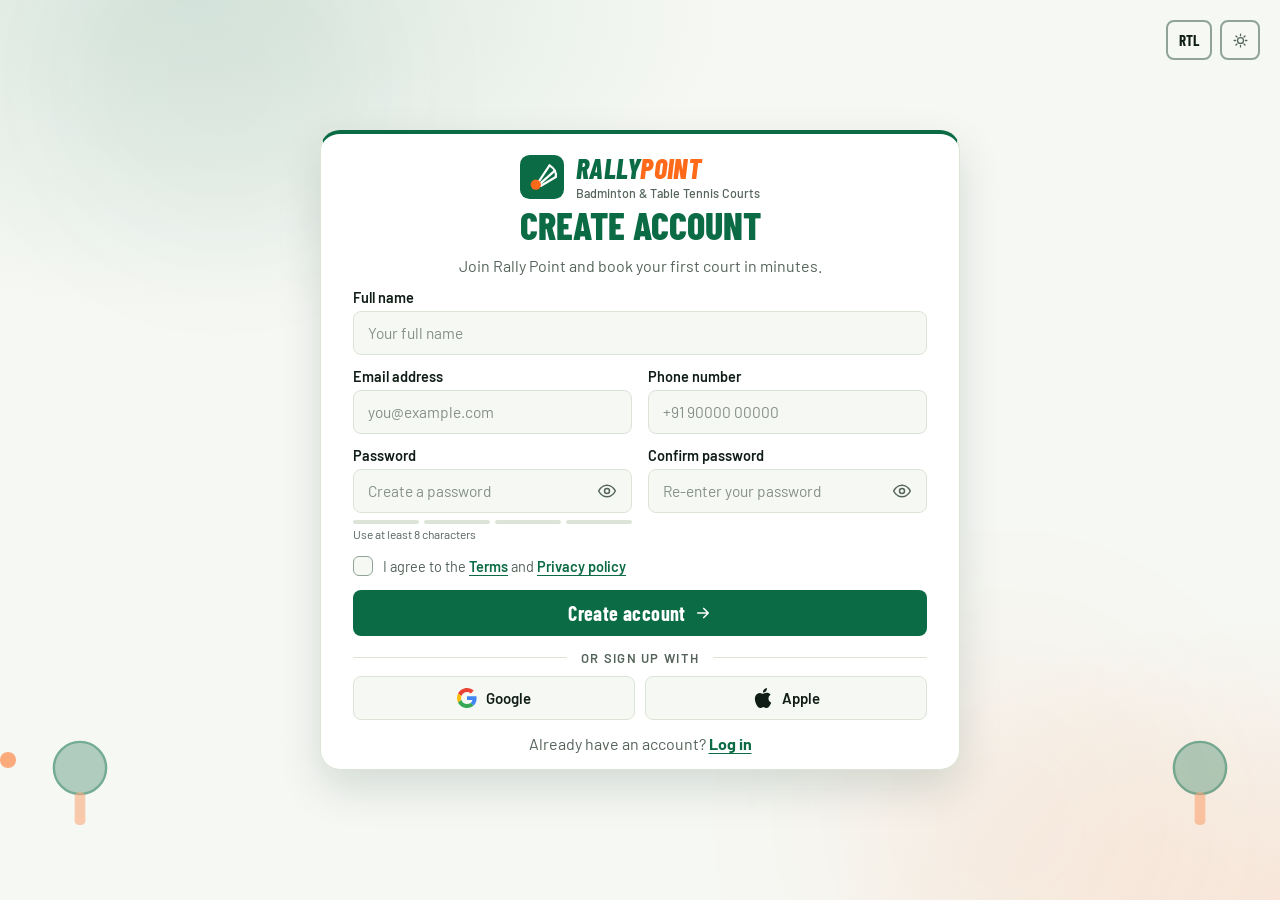
<file: login/signup.html>
<!DOCTYPE html>
<html lang="en" dir="ltr" data-theme="light">
<head>
<meta charset="UTF-8">
<meta name="viewport" content="width=device-width, initial-scale=1.0">
<title>Sign Up — Rally Point Badminton &amp; Table Tennis, Hyderabad</title>
<meta name="description" content="Create your Rally Point account to book badminton courts and table tennis tables and join a membership.">
<link rel="preconnect" href="https://fonts.googleapis.com">
<link rel="preconnect" href="https://fonts.gstatic.com" crossorigin>
<link href="https://fonts.googleapis.com/css2?family=Barlow+Condensed:ital,wght@0,600;0,700;0,800;1,800&family=Barlow:wght@400;500;600&display=swap" rel="stylesheet">
<link rel="stylesheet" href="../home/style.css">
<link rel="stylesheet" href="auth.css">
<link rel="icon" href="data:image/svg+xml,%3Csvg xmlns='http://www.w3.org/2000/svg' viewBox='0 0 64 64' fill='none'%3E%3Crect width='64' height='64' rx='14' fill='%230B6B45'/%3E%3Cg stroke='%23fff' stroke-width='3.2' stroke-linecap='round'%3E%3Cpath d='M27 39L43 15M29 42L50.7 22.7M30 45L52 32M43 15Q54 22 52 32'/%3E%3C/g%3E%3Ccircle cx='23' cy='43' r='7.5' fill='%23FF6A1A'/%3E%3C/svg%3E">
</head>
<body class="auth-page" data-bg="paddles">

<div class="auth-bg" aria-hidden="true">
  <span class="blob b1"></span><span class="blob b2"></span>

  <div class="bgv bgv-court">
  <svg class="court" viewBox="0 0 1200 700" preserveAspectRatio="xMidYMid slice" fill="none">
    <rect pathLength="1" x="120" y="110" width="960" height="480"/>
    <path pathLength="1" d="M120 170H1080M120 530H1080"/>
    <path pathLength="1" d="M600 110V590"/>
    <path pathLength="1" d="M330 170V530M870 170V530"/>
    <path pathLength="1" d="M330 350H870"/>
  </svg>

  <span class="sh s1"><svg viewBox="0 0 40 40" fill="none" stroke="currentColor" stroke-width="2.4" stroke-linecap="round"><path d="M14 27L28 7M16 30L35 15M17 33L37 23M28 7Q36 12 35 15"/><circle cx="12" cy="30" r="6" fill="currentColor" stroke="none"/></svg></span>
  <span class="sh s2"><svg viewBox="0 0 40 40" fill="none" stroke="currentColor" stroke-width="2.4" stroke-linecap="round"><path d="M14 27L28 7M16 30L35 15M17 33L37 23M28 7Q36 12 35 15"/><circle cx="12" cy="30" r="6" fill="currentColor" stroke="none"/></svg></span>
  <span class="sh s3"><svg viewBox="0 0 40 40" fill="none" stroke="currentColor" stroke-width="2.4" stroke-linecap="round"><path d="M14 27L28 7M16 30L35 15M17 33L37 23M28 7Q36 12 35 15"/><circle cx="12" cy="30" r="6" fill="currentColor" stroke="none"/></svg></span>

  <div class="rally"><span class="travel"><span class="bounce"></span></span><span class="shadow"></span></div>
  </div>

  <div class="bgv bgv-paddles">
    <span class="pad l"><svg viewBox="0 0 60 92" fill="none"><circle class="ph" cx="30" cy="30" r="27"/><rect class="pg" x="24.5" y="55" width="11" height="34" rx="4.5"/></svg></span>
    <span class="pad r"><svg viewBox="0 0 60 92" fill="none"><circle class="ph" cx="30" cy="30" r="27"/><rect class="pg" x="24.5" y="55" width="11" height="34" rx="4.5"/></svg></span>
    <div class="pball"><span class="ptravel"><span class="parc"></span></span></div>
  </div>

  <div class="bgv bgv-bubbles"><i style="--l:6%;--s:26px;--d:19s;--t:-2s"></i><i style="--l:14%;--s:14px;--d:24s;--t:-11s"></i><i style="--l:23%;--s:38px;--d:28s;--t:-6s"></i><i style="--l:31%;--s:18px;--d:21s;--t:-15s"></i><i style="--l:40%;--s:30px;--d:26s;--t:-3s"></i><i style="--l:49%;--s:12px;--d:18s;--t:-9s"></i><i style="--l:57%;--s:34px;--d:30s;--t:-17s"></i><i style="--l:66%;--s:20px;--d:22s;--t:-5s"></i><i style="--l:74%;--s:42px;--d:27s;--t:-13s"></i><i style="--l:81%;--s:16px;--d:20s;--t:-8s"></i><i style="--l:88%;--s:28px;--d:25s;--t:-1s"></i><i style="--l:94%;--s:22px;--d:23s;--t:-12s"></i><i style="--l:10%;--s:44px;--d:32s;--t:-20s"></i><i style="--l:62%;--s:10px;--d:17s;--t:-4s"></i></div>

  <div class="bgv bgv-dots"><span class="dg d1"></span><span class="dg d2"></span></div>
</div>

<div class="top-actions">
  <button class="btn btn-outline btn-sm" id="dir-toggle" aria-label="Toggle text direction">RTL</button>
  <button class="icon-btn" id="theme-toggle" aria-label="Toggle dark mode">
    <svg class="sun" viewBox="0 0 24 24" fill="none" stroke="currentColor" stroke-width="1.8"><circle cx="12" cy="12" r="4.2"/><path d="M12 3v2.2M12 18.8V21M21 12h-2.2M5.2 12H3M18.4 5.6l-1.5 1.5M7.1 16.9l-1.5 1.5M18.4 18.4l-1.5-1.5M7.1 7.1L5.6 5.6" stroke-linecap="round"/></svg>
    <svg class="moon" viewBox="0 0 24 24" fill="none" stroke="currentColor" stroke-width="1.8"><path d="M20 14.5A8.5 8.5 0 1 1 9.5 4a7 7 0 0 0 10.5 10.5z" stroke-linejoin="round"/></svg>
  </button>
</div>

<main class="auth-main">
  <section class="auth-card auth-card--wide" aria-labelledby="auth-title">

    <a href="../home/index.html" class="brand" aria-label="Rally Point home">
      <span class="brand-mark" aria-hidden="true">
        <svg viewBox="0 0 64 64" fill="none">
          <rect width="64" height="64" rx="14" fill="var(--logo-bg)"/>
          <g stroke="#fff" stroke-width="3.2" stroke-linecap="round" fill="none">
            <path d="M27 39L43 15"/><path d="M29 42L50.7 22.7"/><path d="M30 45L52 32"/><path d="M43 15Q54 22 52 32"/>
          </g>
          <circle cx="23" cy="43" r="7.5" fill="var(--logo-ball)"/>
        </svg>
      </span>
      <span class="brand-text">
        <span class="logo-word">Rally<em>Point</em></span>
        <span class="brand-sub">Badminton &amp; Table Tennis Courts</span>
      </span>
    </a>
    <div class="auth-head">
      <h1 id="auth-title">Create account</h1>
      <p>Join Rally Point and book your first court in minutes.</p>
    </div>
    <form class="auth-form auth-grid" id="auth-form" data-mode="signup" data-next="../dashboard/dashboard.html" novalidate>
      <div class="field span-2">
        <label for="name">Full name</label>
        <div class="control">
          <input type="text" id="name" name="name" placeholder="Your full name" autocomplete="name" required>
        </div>
        <span class="err">Please enter your full name.</span>
      </div>

      <div class="field">
        <label for="email">Email address</label>
        <div class="control">
          <input type="email" id="email" name="email" placeholder="you@example.com" autocomplete="email" required>
        </div>
        <span class="err">Please enter a valid email address.</span>
      </div>

      <div class="field">
        <label for="phone">Phone number</label>
        <div class="control">
          <input type="tel" id="phone" name="phone" placeholder="+91 90000 00000" autocomplete="tel" inputmode="tel" required>
        </div>
        <span class="err">Please enter a valid phone number.</span>
      </div>

      <div class="field">
        <label for="password">Password</label>
        <div class="control has-eye">
          <input type="password" id="password" name="password" placeholder="Create a password" autocomplete="new-password" required>
          <button type="button" class="eye" aria-label="Show password" aria-pressed="false">
            <svg class="on" viewBox="0 0 24 24" fill="none" stroke="currentColor" stroke-width="1.8" stroke-linecap="round" stroke-linejoin="round" aria-hidden="true"><path d="M2 12s3.6-7 10-7 10 7 10 7-3.6 7-10 7S2 12 2 12z"/><circle cx="12" cy="12" r="3"/></svg>
            <svg class="off" viewBox="0 0 24 24" fill="none" stroke="currentColor" stroke-width="1.8" stroke-linecap="round" stroke-linejoin="round" aria-hidden="true"><path d="M3 3l18 18"/><path d="M10.6 5.1A9.7 9.7 0 0112 5c6.4 0 10 7 10 7a17 17 0 01-3.2 4.2M6.6 6.6A17 17 0 002 12s3.6 7 10 7c1.7 0 3.2-.4 4.5-1.1"/><path d="M9.9 9.9a3 3 0 004.2 4.2"/></svg>
          </button>
        </div>
        <div class="strength" id="strength" data-level="0" aria-hidden="true"><i></i><i></i><i></i><i></i></div>
        <span class="strength-label" id="strength-label">Use at least 8 characters</span>
        <span class="err">Password must be at least 8 characters.</span>
      </div>

      <div class="field">
        <label for="confirm">Confirm password</label>
        <div class="control has-eye">
          <input type="password" id="confirm" name="confirm" placeholder="Re-enter your password" autocomplete="new-password" required>
          <button type="button" class="eye" aria-label="Show password" aria-pressed="false">
            <svg class="on" viewBox="0 0 24 24" fill="none" stroke="currentColor" stroke-width="1.8" stroke-linecap="round" stroke-linejoin="round" aria-hidden="true"><path d="M2 12s3.6-7 10-7 10 7 10 7-3.6 7-10 7S2 12 2 12z"/><circle cx="12" cy="12" r="3"/></svg>
            <svg class="off" viewBox="0 0 24 24" fill="none" stroke="currentColor" stroke-width="1.8" stroke-linecap="round" stroke-linejoin="round" aria-hidden="true"><path d="M3 3l18 18"/><path d="M10.6 5.1A9.7 9.7 0 0112 5c6.4 0 10 7 10 7a17 17 0 01-3.2 4.2M6.6 6.6A17 17 0 002 12s3.6 7 10 7c1.7 0 3.2-.4 4.5-1.1"/><path d="M9.9 9.9a3 3 0 004.2 4.2"/></svg>
          </button>
        </div>
        <span class="err">Passwords do not match.</span>
      </div>

      <div class="check-field span-2">
        <label class="check"><input type="checkbox" name="terms"> <span>I agree to the <a href="../legal/terms.html">Terms</a> and <a href="../legal/privacy.html">Privacy policy</a></span></label>
        <span class="err">Please accept the terms to continue.</span>
      </div>

      <button type="submit" class="btn btn-primary btn-submit span-2">
        Create account
        <svg viewBox="0 0 24 24" fill="none" stroke="currentColor" stroke-width="2.2" stroke-linecap="round" stroke-linejoin="round" aria-hidden="true"><path d="M5 12h14M13 6l6 6-6 6"/></svg>
      </button>
    </form>
    <div class="divider">or sign up with</div>
    <div class="social">
      <button type="button" class="social-btn" data-provider="google">
        <svg viewBox="0 0 48 48" aria-hidden="true"><path fill="#EA4335" d="M24 9.5c3.54 0 6.71 1.22 9.21 3.6l6.85-6.85C35.9 2.38 30.47 0 24 0 14.62 0 6.51 5.38 2.56 13.22l7.98 6.19C12.43 13.72 17.74 9.5 24 9.5z"/><path fill="#4285F4" d="M46.98 24.55c0-1.57-.15-3.09-.38-4.55H24v9.02h12.94c-.58 2.96-2.26 5.48-4.78 7.18l7.73 6c4.51-4.18 7.09-10.36 7.09-17.65z"/><path fill="#FBBC05" d="M10.53 28.59c-.48-1.45-.76-2.99-.76-4.59s.27-3.14.76-4.59l-7.98-6.19C.92 16.46 0 20.12 0 24c0 3.88.92 7.54 2.56 10.78l7.97-6.19z"/><path fill="#34A853" d="M24 48c6.48 0 11.93-2.13 15.89-5.81l-7.73-6c-2.15 1.45-4.92 2.3-8.16 2.3-6.26 0-11.57-4.22-13.47-9.91l-7.98 6.19C6.51 42.62 14.62 48 24 48z"/></svg>
        Google
      </button>
      <button type="button" class="social-btn" data-provider="apple">
        <svg class="apple" viewBox="0 0 24 24" fill="currentColor" aria-hidden="true"><path d="M12.152 6.896c-.948 0-2.415-1.078-3.96-1.04-2.04.027-3.91 1.183-4.961 3.014-2.117 3.675-.546 9.103 1.519 12.09 1.013 1.454 2.208 3.09 3.792 3.039 1.52-.065 2.09-.987 3.935-.987 1.831 0 2.35.987 3.96.948 1.637-.026 2.676-1.48 3.676-2.948 1.156-1.688 1.636-3.325 1.662-3.415-.039-.013-3.182-1.221-3.22-4.857-.026-3.04 2.48-4.494 2.597-4.559-1.429-2.09-3.623-2.324-4.39-2.376-2-.156-3.675 1.09-4.61 1.09zM15.53 3.83c.843-1.012 1.4-2.427 1.245-3.83-1.207.052-2.662.805-3.532 1.818-.78.896-1.454 2.338-1.273 3.714 1.338.104 2.715-.688 3.559-1.701"/></svg>
        Apple
      </button>
    </div>

    <p class="switch">Already have an account? <a href="login.html">Log in</a></p>
  </section>
</main>

<script src="../home/script.js"></script>
<script src="auth.js"></script>
</body>
</html>
</file>
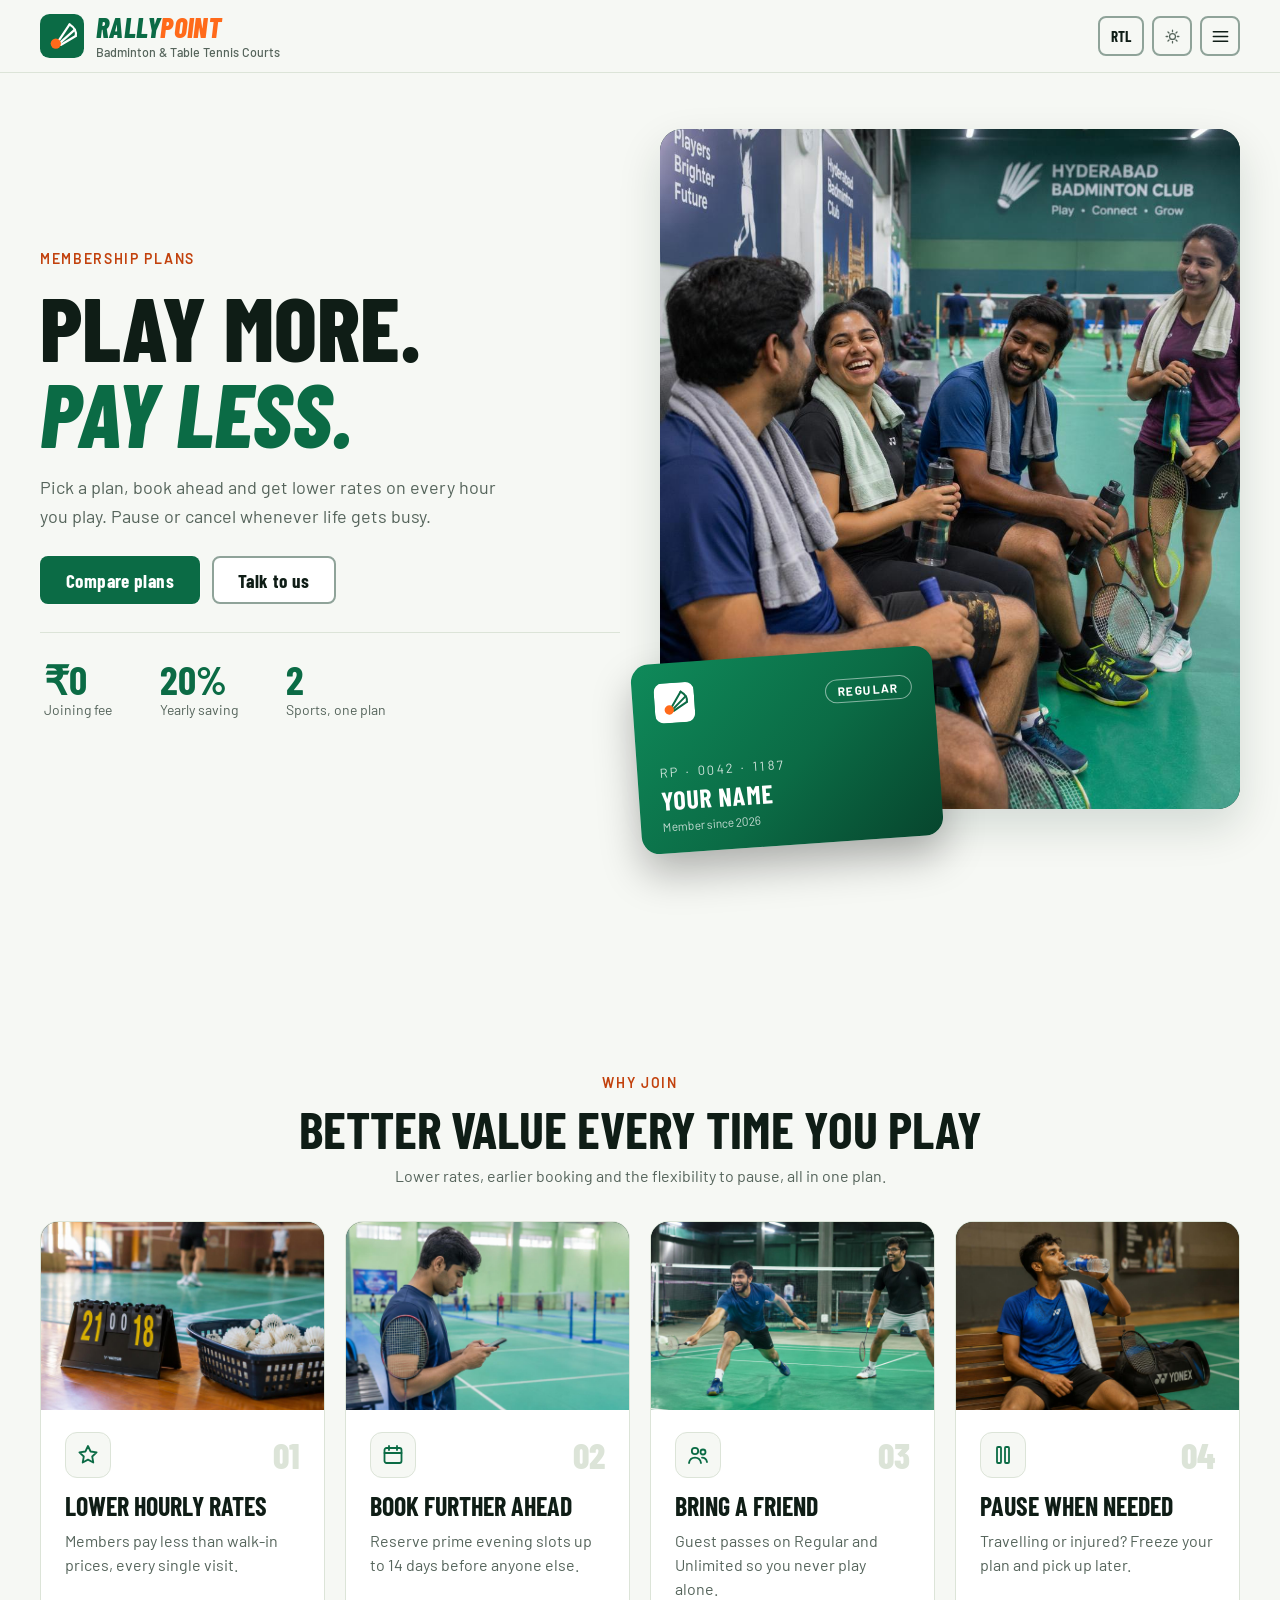
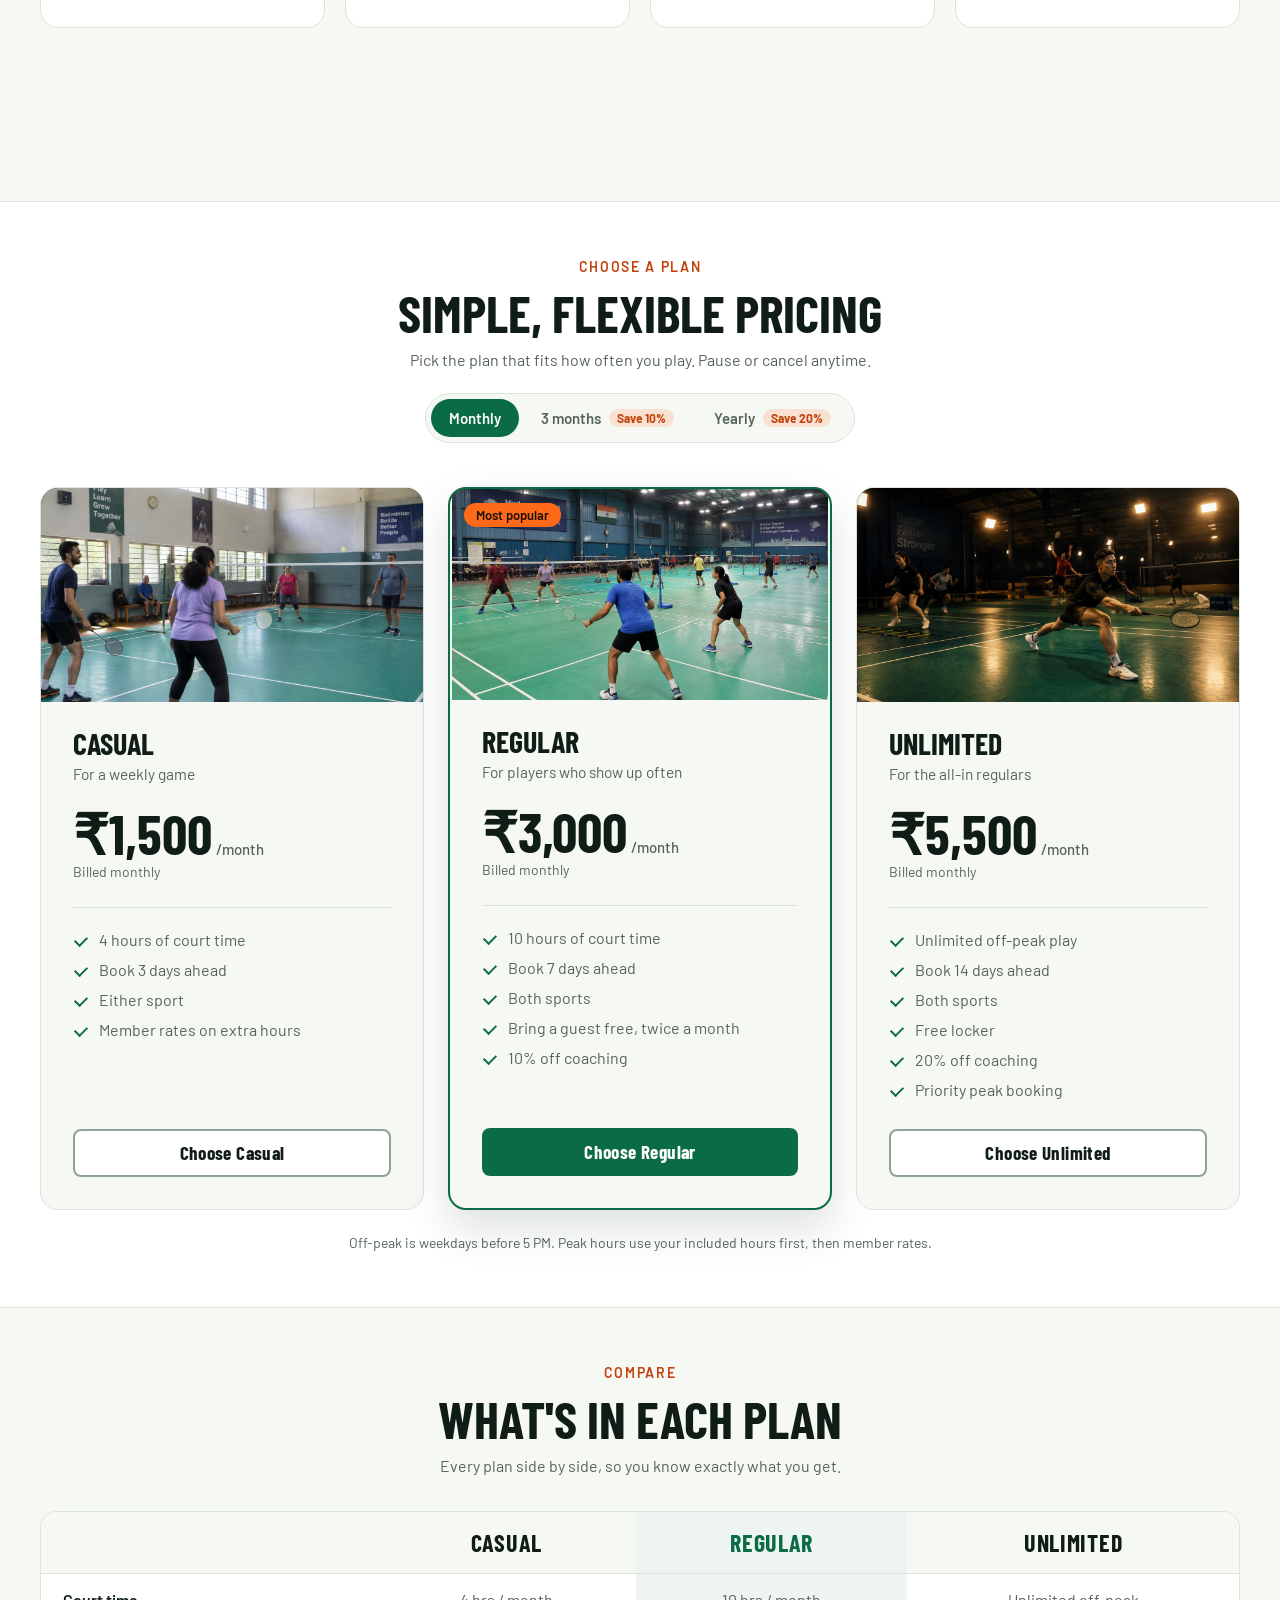
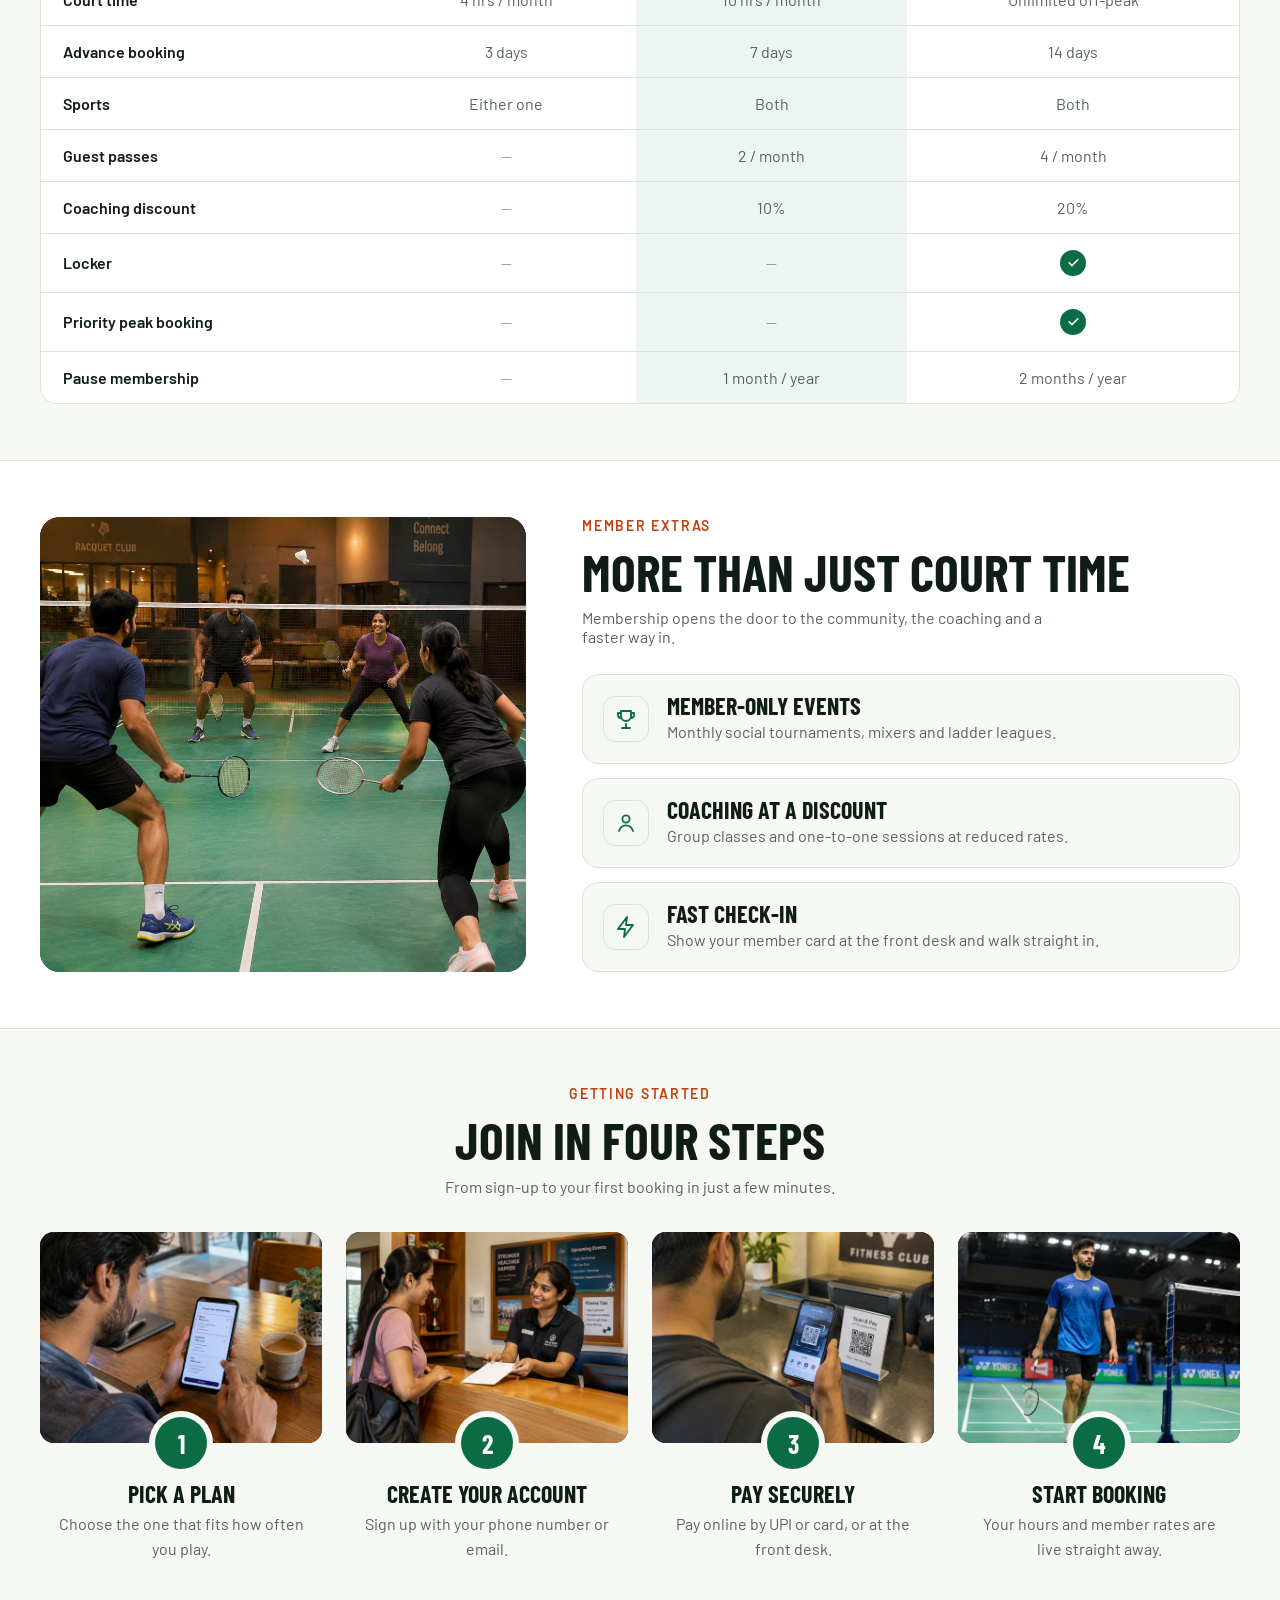
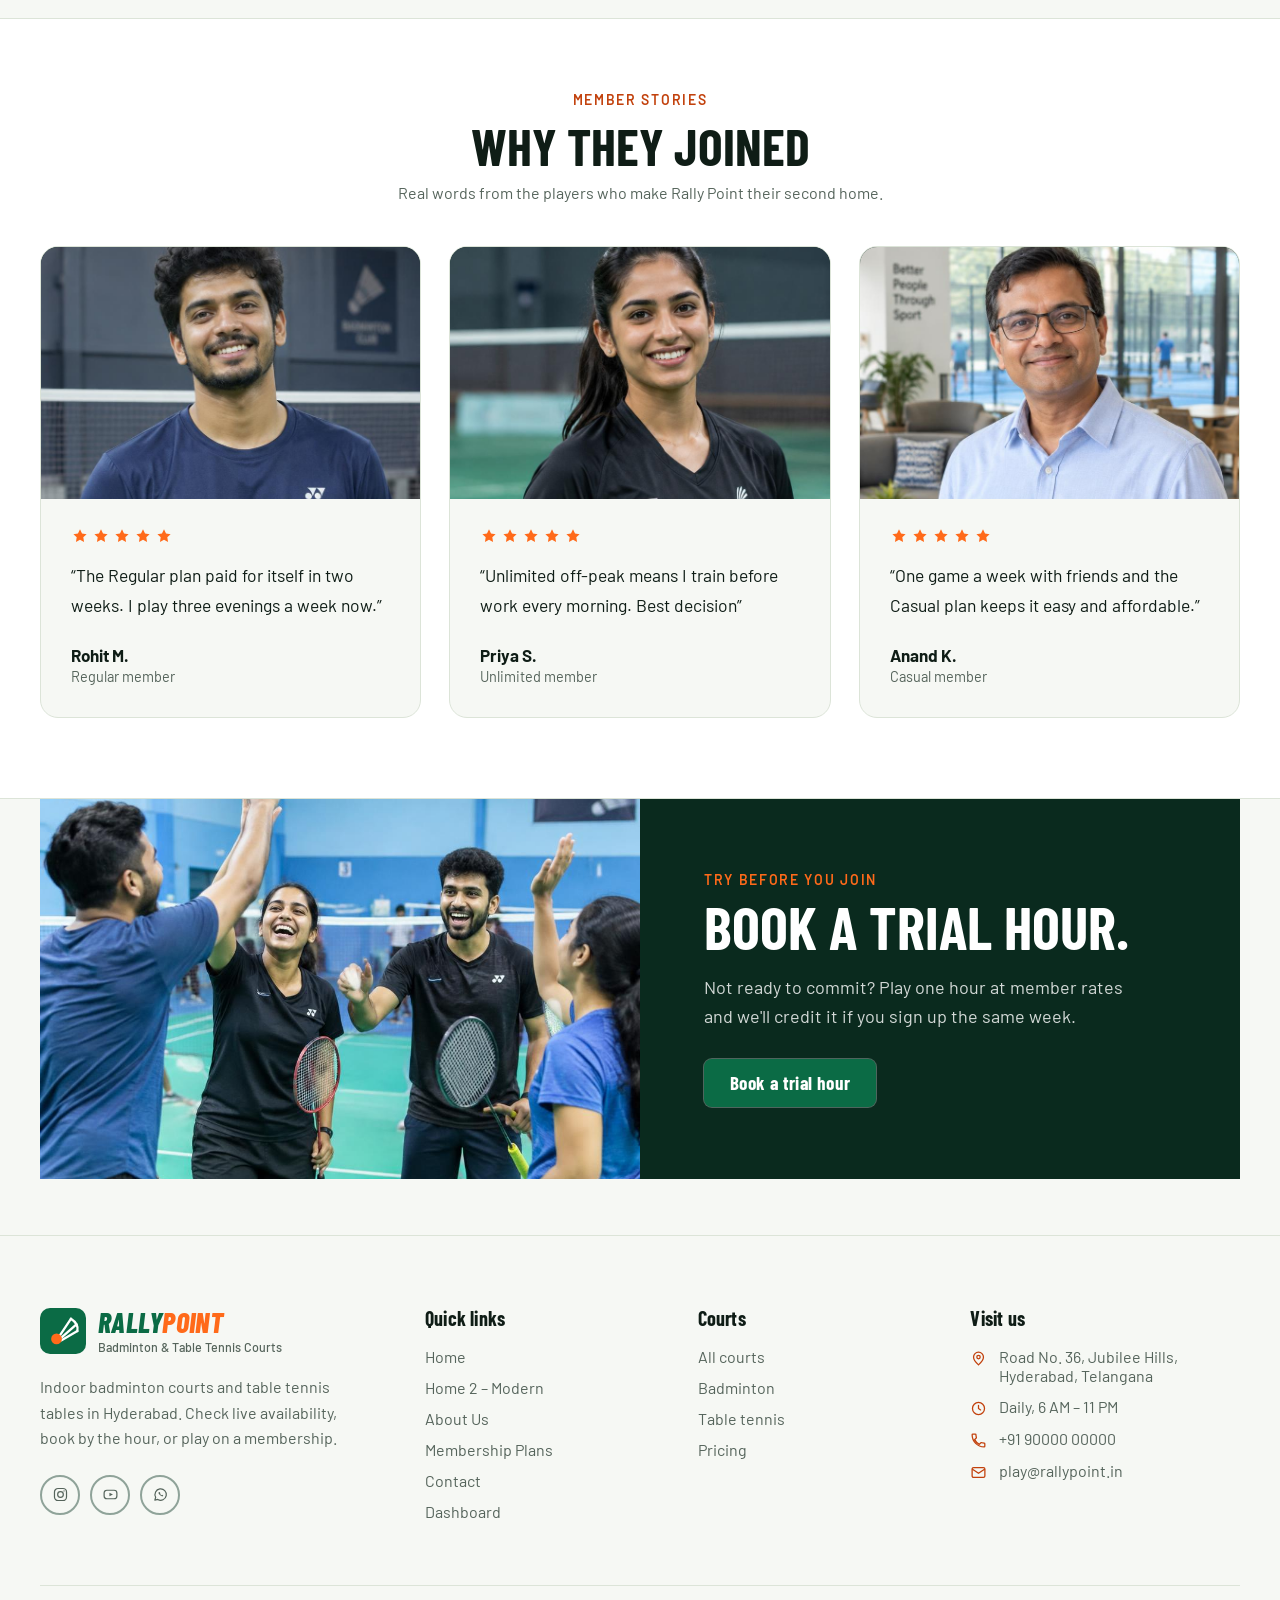
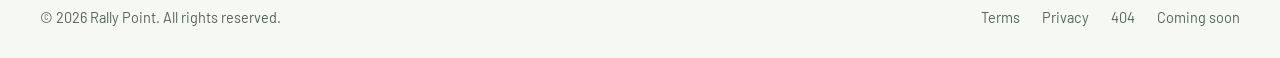
<file: membership/membership.html>
<!DOCTYPE html>
<html lang="en" dir="ltr" data-theme="light">
<head>
<meta charset="UTF-8">
<meta name="viewport" content="width=device-width, initial-scale=1.0">
<title>Membership Plans — Rally Point Badminton &amp; Table Tennis, Hyderabad</title>
<meta name="description" content="Compare Rally Point membership plans: Casual, Regular and Unlimited. Play more badminton and table tennis for less, with flexible billing.">
<link rel="preconnect" href="https://fonts.googleapis.com">
<link rel="preconnect" href="https://fonts.gstatic.com" crossorigin>
<link href="https://fonts.googleapis.com/css2?family=Barlow+Condensed:ital,wght@0,600;0,700;0,800;1,800&family=Barlow:wght@400;500;600&display=swap" rel="stylesheet">
<link rel="stylesheet" href="../home/style.css">
<link rel="stylesheet" href="membership.css">
<link rel="icon" href="data:image/svg+xml,%3Csvg xmlns='http://www.w3.org/2000/svg' viewBox='0 0 64 64' fill='none'%3E%3Crect width='64' height='64' rx='14' fill='%230B6B45'/%3E%3Cg stroke='%23fff' stroke-width='3.2' stroke-linecap='round'%3E%3Cpath d='M27 39L43 15M29 42L50.7 22.7M30 45L52 32M43 15Q54 22 52 32'/%3E%3C/g%3E%3Ccircle cx='23' cy='43' r='7.5' fill='%23FF6A1A'/%3E%3C/svg%3E">
</head>
<body>

<header class="site">
  <div class="wrap nav-row">
    <a href="../home/index.html" class="brand" aria-label="Rally Point home">
        <span class="brand-mark" aria-hidden="true">
        <svg viewBox="0 0 64 64" fill="none">
          <rect width="64" height="64" rx="14" fill="var(--logo-bg)"/>
          <g stroke="#fff" stroke-width="3.2" stroke-linecap="round" fill="none">
            <path d="M27 39L43 15"/><path d="M29 42L50.7 22.7"/><path d="M30 45L52 32"/><path d="M43 15Q54 22 52 32"/>
          </g>
          <circle cx="23" cy="43" r="7.5" fill="var(--logo-ball)"/>
        </svg>
        </span>
        <span class="brand-text">
          <span class="logo-word">Rally<em>Point</em></span>
          <span class="brand-sub">Badminton &amp; Table Tennis Courts</span>
        </span>
      </a>

    <nav class="primary" aria-label="Main">
      <div class="nav-item">
        <a href="../home/index.html">Home
          <svg class="caret" viewBox="0 0 24 24" fill="none" stroke="currentColor" stroke-width="2.4"><path d="M6 9l6 6 6-6" stroke-linecap="round" stroke-linejoin="round"/></svg>
        </a>
        <div class="dropdown">
          <a href="../home/index.html">Home 1 – Classic</a>
          <a href="../home2/home-2.html">Home 2 – Modern</a>
        </div>
      </div>
      <a href="../about/about.html">About Us</a>
      <a href="../courts/courts.html">Courts</a>
      <a href="../membership/membership.html" class="active" aria-current="page">Membership Plans</a>
      <a href="../contact/contact.html">Contact</a>
      <a href="../dashboard/dashboard.html">Dashboard</a>
    </nav>

    <div class="nav-actions">
      <button class="btn btn-outline btn-sm" id="dir-toggle" aria-label="Toggle text direction">RTL</button>
      <button class="icon-btn" id="theme-toggle" aria-label="Toggle dark mode">
        <svg class="sun" viewBox="0 0 24 24" fill="none" stroke="currentColor" stroke-width="1.8"><circle cx="12" cy="12" r="4.2"/><path d="M12 3v2.2M12 18.8V21M21 12h-2.2M5.2 12H3M18.4 5.6l-1.5 1.5M7.1 16.9l-1.5 1.5M18.4 18.4l-1.5-1.5M7.1 7.1L5.6 5.6" stroke-linecap="round"/></svg>
        <svg class="moon" viewBox="0 0 24 24" fill="none" stroke="currentColor" stroke-width="1.8"><path d="M20 14.5A8.5 8.5 0 1 1 9.5 4a7 7 0 0 0 10.5 10.5z" stroke-linejoin="round"/></svg>
      </button>
      <a href="../login/login.html" class="btn btn-primary btn-sm desktop-only"><svg viewBox="0 0 24 24" fill="none" stroke="currentColor" stroke-width="2" stroke-linecap="round"><circle cx="12" cy="8" r="3.6"/><path d="M5 20c1.4-3.8 4.2-5.6 7-5.6s5.6 1.8 7 5.6"/></svg><span>Login</span></a>
      <button class="menu-toggle" id="menu-toggle" aria-label="Open menu" aria-expanded="false" aria-controls="mobile-panel">
        <svg viewBox="0 0 24 24" fill="none" stroke="currentColor" stroke-width="2"><path d="M3 6h18M3 12h18M3 18h18" stroke-linecap="round"/></svg>
      </button>
    </div>
  </div>

  <div class="mobile-panel" id="mobile-panel">
    <details class="mobile-dropdown">
      <summary>Home</summary>
      <a href="../home/index.html">Home 1 – Classic</a>
      <a href="../home2/home-2.html">Home 2 – Modern</a>
    </details>
    <a href="../about/about.html">About Us</a>
    <a href="../courts/courts.html">Courts</a>
    <a href="../membership/membership.html">Membership Plans</a>
    <a href="../contact/contact.html">Contact</a>
    <a href="../dashboard/dashboard.html">Dashboard</a>
    <div class="mobile-actions">
      <a href="../login/login.html" class="btn btn-primary"><svg viewBox="0 0 24 24" fill="none" stroke="currentColor" stroke-width="2" stroke-linecap="round"><circle cx="12" cy="8" r="3.6"/><path d="M5 20c1.4-3.8 4.2-5.6 7-5.6s5.6 1.8 7 5.6"/></svg><span>Login</span></a>
    </div>
  </div>
</header>

<main>

  <section class="m-hero">
    <div class="wrap m-hero-grid">
      <div class="m-hero-copy">
        <span class="kicker">Membership plans</span>
        <h1>Play more.<br><em>Pay less.</em></h1>
        <p class="lead">Pick a plan, book ahead and get lower rates on every hour you play. Pause or cancel whenever life gets busy.</p>
        <div class="hero-actions">
          <a href="#plans" class="btn btn-secondary">Compare plans</a>
          <a href="../contact/contact.html" class="btn btn-outline">Talk to us</a>
        </div>
        <ul class="hero-stats">
          <li><strong>₹0</strong><span>Joining fee</span></li>
          <li><strong>20%</strong><span>Yearly saving</span></li>
          <li><strong>2</strong><span>Sports, one plan</span></li>
        </ul>
      </div>
      <div class="card-stage">
        <figure class="media m-hero-img" data-label="membership-hero.jpg · 4:5"><img src="images/membership-hero.jpg" alt="Members laughing together between games" onerror="this.remove()"></figure>
        <div class="mcard front" aria-hidden="true">
          <div class="mcard-top">
            <svg viewBox="0 0 64 64" fill="none" class="mcard-mark"><rect width="64" height="64" rx="14" fill="#fff"/><g stroke="#0B6B45" stroke-width="3.2" stroke-linecap="round" fill="none"><path d="M27 39L43 15"/><path d="M29 42L50.7 22.7"/><path d="M30 45L52 32"/><path d="M43 15Q54 22 52 32"/></g><circle cx="23" cy="43" r="7.5" fill="#FF6A1A"/></svg>
            <span class="mcard-tier">Regular</span>
          </div>
          <div class="mcard-bottom">
            <span class="mcard-no">RP · 0042 · 1187</span>
            <strong>Your Name</strong>
            <span class="mcard-since">Member since 2026</span>
          </div>
        </div>
      </div>
    </div>
  </section>

  <section class="section why-sec">
    <div class="wrap">
      <div class="section-head">
        <span class="kicker">Why join</span>
        <h2>Better value every time you play</h2>
        <p>Lower rates, earlier booking and the flexibility to pause, all in one plan.</p>
      </div>
      <div class="why">
        <article class="why-card"><figure class="media why-img" data-label="why-rates.jpg · 3:2"><img src="images/why-rates.jpg" alt="Scoreboard and shuttlecocks on a court" loading="lazy" onerror="this.remove()"></figure><div class="why-body"><div class="why-top"><span class="ico" aria-hidden="true"><svg viewBox="0 0 24 24" fill="none" stroke="currentColor" stroke-width="1.8" stroke-linecap="round" stroke-linejoin="round"><path d="M12 3l2.6 5.5 6 .8-4.4 4.2 1.1 6L12 16.6 6.7 19.5l1.1-6L3.4 9.3l6-.8z"/></svg></span><span class="why-num" aria-hidden="true">01</span></div><h3>Lower hourly rates</h3><p>Members pay less than walk-in prices, every single visit.</p></div></article>
        <article class="why-card"><figure class="media why-img" data-label="why-booking.jpg · 3:2"><img src="images/why-booking.jpg" alt="Player checking the booking app courtside" loading="lazy" onerror="this.remove()"></figure><div class="why-body"><div class="why-top"><span class="ico" aria-hidden="true"><svg viewBox="0 0 24 24" fill="none" stroke="currentColor" stroke-width="1.8" stroke-linecap="round" stroke-linejoin="round"><rect x="3.5" y="5" width="17" height="15" rx="2"/><path d="M3.5 10h17M8 3v4M16 3v4"/></svg></span><span class="why-num" aria-hidden="true">02</span></div><h3>Book further ahead</h3><p>Reserve prime evening slots up to 14 days before anyone else.</p></div></article>
        <article class="why-card"><figure class="media why-img" data-label="why-friend.jpg · 3:2"><img src="images/why-friend.jpg" alt="Two friends playing doubles" loading="lazy" onerror="this.remove()"></figure><div class="why-body"><div class="why-top"><span class="ico" aria-hidden="true"><svg viewBox="0 0 24 24" fill="none" stroke="currentColor" stroke-width="1.8" stroke-linecap="round" stroke-linejoin="round"><circle cx="9" cy="8" r="3.2"/><circle cx="17" cy="9" r="2.5"/><path d="M3 20c.6-3.5 3-5.4 6-5.4s5.4 1.9 6 5.4M16 14.6c2.6 0 4.4 1.6 5 4.4"/></svg></span><span class="why-num" aria-hidden="true">03</span></div><h3>Bring a friend</h3><p>Guest passes on Regular and Unlimited so you never play alone.</p></div></article>
        <article class="why-card"><figure class="media why-img" data-label="why-pause.jpg · 3:2"><img src="images/why-pause.jpg" alt="Player resting with a water bottle" loading="lazy" onerror="this.remove()"></figure><div class="why-body"><div class="why-top"><span class="ico" aria-hidden="true"><svg viewBox="0 0 24 24" fill="none" stroke="currentColor" stroke-width="1.8" stroke-linecap="round" stroke-linejoin="round"><rect x="6" y="4" width="4" height="16" rx="1"/><rect x="14" y="4" width="4" height="16" rx="1"/></svg></span><span class="why-num" aria-hidden="true">04</span></div><h3>Pause when needed</h3><p>Travelling or injured? Freeze your plan and pick up later.</p></div></article>
      </div>
    </div>
  </section>

  <section class="section alt" id="plans">
    <div class="wrap">
      <div class="plans-head">
        <div class="section-head">
          <span class="kicker">Choose a plan</span>
          <h2>Simple, flexible pricing</h2>
          <p>Pick the plan that fits how often you play. Pause or cancel anytime.</p>
        </div>
        <div class="period" role="group" aria-label="Billing period">
          <button class="p-btn is-active" data-months="1" aria-pressed="true">Monthly</button>
          <button class="p-btn" data-months="3" aria-pressed="false">3 months <em>Save 10%</em></button>
          <button class="p-btn" data-months="12" aria-pressed="false">Yearly <em>Save 20%</em></button>
        </div>
      </div>
      <div class="plan-grid">
        <article class="plan">

          <figure class="media plan-img" data-label="plan-casual.jpg · 16:9"><img src="images/plan-casual.jpg" alt="A casual weekend badminton game" loading="lazy" onerror="this.remove()"></figure>
          <h3>Casual</h3>
          <p class="plan-desc">For a weekly game</p>
          <p class="price"><span class="amt" data-monthly="1500">₹1,500</span><small>/month</small></p>
          <p class="bill" data-bill>Billed monthly</p>
          <ul><li>4 hours of court time</li><li>Book 3 days ahead</li><li>Either sport</li><li>Member rates on extra hours</li></ul>
          <a href="../login/login.html" class="btn btn-outline">Choose Casual</a>
        </article>
        <article class="plan featured">
          <span class="badge">Most popular</span>
          <figure class="media plan-img" data-label="plan-regular.jpg · 16:9"><img src="images/plan-regular.jpg" alt="Regulars rallying on the main courts" loading="lazy" onerror="this.remove()"></figure>
          <h3>Regular</h3>
          <p class="plan-desc">For players who show up often</p>
          <p class="price"><span class="amt" data-monthly="3000">₹3,000</span><small>/month</small></p>
          <p class="bill" data-bill>Billed monthly</p>
          <ul><li>10 hours of court time</li><li>Book 7 days ahead</li><li>Both sports</li><li>Bring a guest free, twice a month</li><li>10% off coaching</li></ul>
          <a href="../login/login.html" class="btn btn-secondary">Choose Regular</a>
        </article>
        <article class="plan">

          <figure class="media plan-img" data-label="plan-unlimited.jpg · 16:9"><img src="images/plan-unlimited.jpg" alt="Players training hard in the evening" loading="lazy" onerror="this.remove()"></figure>
          <h3>Unlimited</h3>
          <p class="plan-desc">For the all-in regulars</p>
          <p class="price"><span class="amt" data-monthly="5500">₹5,500</span><small>/month</small></p>
          <p class="bill" data-bill>Billed monthly</p>
          <ul><li>Unlimited off-peak play</li><li>Book 14 days ahead</li><li>Both sports</li><li>Free locker</li><li>20% off coaching</li><li>Priority peak booking</li></ul>
          <a href="../login/login.html" class="btn btn-outline">Choose Unlimited</a>
        </article>
      </div>
      <p class="fine">Off-peak is weekdays before 5 PM. Peak hours use your included hours first, then member rates.</p>
    </div>
  </section>

  <section class="section">
    <div class="wrap">
      <div class="section-head">
        <span class="kicker">Compare</span>
        <h2>What's in each plan</h2>
        <p>Every plan side by side, so you know exactly what you get.</p>
      </div>
      <div class="table-wrap">
        <table class="compare">
          <thead><tr><th scope="col"><span class="vh">Feature</span></th><th scope="col">Casual</th><th scope="col" class="hl">Regular</th><th scope="col">Unlimited</th></tr></thead>
          <tbody>
            <tr><th scope="row">Court time</th><td>4 hrs / month</td><td class="hl">10 hrs / month</td><td>Unlimited off-peak</td></tr>
            <tr><th scope="row">Advance booking</th><td>3 days</td><td class="hl">7 days</td><td>14 days</td></tr>
            <tr><th scope="row">Sports</th><td>Either one</td><td class="hl">Both</td><td>Both</td></tr>
            <tr><th scope="row">Guest passes</th><td><span class="no" role="img" aria-label="Not included">—</span></td><td class="hl">2 / month</td><td>4 / month</td></tr>
            <tr><th scope="row">Coaching discount</th><td><span class="no" role="img" aria-label="Not included">—</span></td><td class="hl">10%</td><td>20%</td></tr>
            <tr><th scope="row">Locker</th><td><span class="no" role="img" aria-label="Not included">—</span></td><td class="hl"><span class="no" role="img" aria-label="Not included">—</span></td><td><span class="yes" role="img" aria-label="Included"><svg viewBox="0 0 24 24" fill="none" stroke="currentColor" stroke-width="2.4" stroke-linecap="round" stroke-linejoin="round"><path d="M5 12.5l4.5 4.5L19 7.5"/></svg></span></td></tr>
            <tr><th scope="row">Priority peak booking</th><td><span class="no" role="img" aria-label="Not included">—</span></td><td class="hl"><span class="no" role="img" aria-label="Not included">—</span></td><td><span class="yes" role="img" aria-label="Included"><svg viewBox="0 0 24 24" fill="none" stroke="currentColor" stroke-width="2.4" stroke-linecap="round" stroke-linejoin="round"><path d="M5 12.5l4.5 4.5L19 7.5"/></svg></span></td></tr>
            <tr><th scope="row">Pause membership</th><td><span class="no" role="img" aria-label="Not included">—</span></td><td class="hl">1 month / year</td><td>2 months / year</td></tr>
          </tbody>
        </table>
      </div>
    </div>
  </section>

  <section class="section alt">
    <div class="wrap perks">
      <figure class="media perks-img" data-label="member-perks.jpg · 4:5"><img src="images/member-perks.jpg" alt="Members enjoying a doubles game after hours" loading="lazy" onerror="this.remove()"></figure>
      <div>
        <div class="section-head">
          <span class="kicker">Member extras</span>
          <h2>More than just court time</h2>
          <p>Membership opens the door to the community, the coaching and a faster way in.</p>
        </div>
        <ul class="perk-list">
          <li><span class="ico" aria-hidden="true"><svg viewBox="0 0 24 24" fill="none" stroke="currentColor" stroke-width="1.8" stroke-linecap="round" stroke-linejoin="round"><path d="M8 21h8M12 17v4M7 4h10v5a5 5 0 01-10 0zM17 6h3v2a3 3 0 01-3 3M7 6H4v2a3 3 0 003 3"/></svg></span><div><h3>Member-only events</h3><p>Monthly social tournaments, mixers and ladder leagues.</p></div></li>
          <li><span class="ico" aria-hidden="true"><svg viewBox="0 0 24 24" fill="none" stroke="currentColor" stroke-width="1.8" stroke-linecap="round" stroke-linejoin="round"><circle cx="12" cy="8" r="3.6"/><path d="M5 20c1.4-3.8 4.2-5.6 7-5.6s5.6 1.8 7 5.6"/></svg></span><div><h3>Coaching at a discount</h3><p>Group classes and one-to-one sessions at reduced rates.</p></div></li>
          <li><span class="ico" aria-hidden="true"><svg viewBox="0 0 24 24" fill="none" stroke="currentColor" stroke-width="1.8" stroke-linecap="round" stroke-linejoin="round"><path d="M13 2L4 14h7l-1 8 9-12h-7z"/></svg></span><div><h3>Fast check-in</h3><p>Show your member card at the front desk and walk straight in.</p></div></li>
        </ul>
      </div>
    </div>
  </section>

  <section class="section">
    <div class="wrap">
      <div class="section-head">
        <span class="kicker">Getting started</span>
        <h2>Join in four steps</h2>
        <p>From sign-up to your first booking in just a few minutes.</p>
      </div>
      <ol class="join-steps">
        <li><div class="step-photo"><figure class="media step-img" data-label="step-1.jpg · 4:3"><img src="images/step-1.jpg" alt="Browsing plans on a phone" loading="lazy" onerror="this.remove()"></figure><span class="n">1</span></div><h3>Pick a plan</h3><p>Choose the one that fits how often you play.</p></li>
        <li><div class="step-photo"><figure class="media step-img" data-label="step-2.jpg · 4:3"><img src="images/step-2.jpg" alt="Signing up at the front desk" loading="lazy" onerror="this.remove()"></figure><span class="n">2</span></div><h3>Create your account</h3><p>Sign up with your phone number or email.</p></li>
        <li><div class="step-photo"><figure class="media step-img" data-label="step-3.jpg · 4:3"><img src="images/step-3.jpg" alt="Paying with a UPI app" loading="lazy" onerror="this.remove()"></figure><span class="n">3</span></div><h3>Pay securely</h3><p>Pay online by UPI or card, or at the front desk.</p></li>
        <li><div class="step-photo"><figure class="media step-img" data-label="step-4.jpg · 4:3"><img src="images/step-4.jpg" alt="Stepping onto the court" loading="lazy" onerror="this.remove()"></figure><span class="n">4</span></div><h3>Start booking</h3><p>Your hours and member rates are live straight away.</p></li>
      </ol>
    </div>
  </section>

  <section class="section alt stories-sec">
    <div class="wrap">
      <div class="section-head">
        <span class="kicker">Member stories</span>
        <h2>Why they joined</h2>
        <p>Real words from the players who make Rally Point their second home.</p>
      </div>
      <div class="stories">
        <figure class="story">
          <figure class="media story-img" data-label="member-1.jpg · 4:5"><img src="images/member-1.jpg" alt="Rohit M." loading="lazy" onerror="this.remove()"></figure>
          <figcaption>
            <div class="stars" role="img" aria-label="5 out of 5 stars"><svg viewBox="0 0 24 24" fill="currentColor"><path d="M12 3l2.7 5.6 6.1.9-4.4 4.3 1 6.1L12 17l-5.4 2.9 1-6.1L3.2 9.5l6.1-.9z"/></svg><svg viewBox="0 0 24 24" fill="currentColor"><path d="M12 3l2.7 5.6 6.1.9-4.4 4.3 1 6.1L12 17l-5.4 2.9 1-6.1L3.2 9.5l6.1-.9z"/></svg><svg viewBox="0 0 24 24" fill="currentColor"><path d="M12 3l2.7 5.6 6.1.9-4.4 4.3 1 6.1L12 17l-5.4 2.9 1-6.1L3.2 9.5l6.1-.9z"/></svg><svg viewBox="0 0 24 24" fill="currentColor"><path d="M12 3l2.7 5.6 6.1.9-4.4 4.3 1 6.1L12 17l-5.4 2.9 1-6.1L3.2 9.5l6.1-.9z"/></svg><svg viewBox="0 0 24 24" fill="currentColor"><path d="M12 3l2.7 5.6 6.1.9-4.4 4.3 1 6.1L12 17l-5.4 2.9 1-6.1L3.2 9.5l6.1-.9z"/></svg></div>
            <blockquote>“The Regular plan paid for itself in two weeks. I play three evenings a week now.”</blockquote>
            <strong>Rohit M.</strong><span>Regular member</span>
          </figcaption>
        </figure>
        <figure class="story">
          <figure class="media story-img" data-label="member-2.jpg · 4:5"><img src="images/member-2.jpg" alt="Priya S." loading="lazy" onerror="this.remove()"></figure>
          <figcaption>
            <div class="stars" role="img" aria-label="5 out of 5 stars"><svg viewBox="0 0 24 24" fill="currentColor"><path d="M12 3l2.7 5.6 6.1.9-4.4 4.3 1 6.1L12 17l-5.4 2.9 1-6.1L3.2 9.5l6.1-.9z"/></svg><svg viewBox="0 0 24 24" fill="currentColor"><path d="M12 3l2.7 5.6 6.1.9-4.4 4.3 1 6.1L12 17l-5.4 2.9 1-6.1L3.2 9.5l6.1-.9z"/></svg><svg viewBox="0 0 24 24" fill="currentColor"><path d="M12 3l2.7 5.6 6.1.9-4.4 4.3 1 6.1L12 17l-5.4 2.9 1-6.1L3.2 9.5l6.1-.9z"/></svg><svg viewBox="0 0 24 24" fill="currentColor"><path d="M12 3l2.7 5.6 6.1.9-4.4 4.3 1 6.1L12 17l-5.4 2.9 1-6.1L3.2 9.5l6.1-.9z"/></svg><svg viewBox="0 0 24 24" fill="currentColor"><path d="M12 3l2.7 5.6 6.1.9-4.4 4.3 1 6.1L12 17l-5.4 2.9 1-6.1L3.2 9.5l6.1-.9z"/></svg></div>
            <blockquote>“Unlimited off-peak means I train before work every morning. Best decision”</blockquote>
            <strong>Priya S.</strong><span>Unlimited member</span>
          </figcaption>
        </figure>
        <figure class="story">
          <figure class="media story-img" data-label="member-3.jpg · 4:5"><img src="images/member-3.jpg" alt="Anand K." loading="lazy" onerror="this.remove()"></figure>
          <figcaption>
            <div class="stars" role="img" aria-label="5 out of 5 stars"><svg viewBox="0 0 24 24" fill="currentColor"><path d="M12 3l2.7 5.6 6.1.9-4.4 4.3 1 6.1L12 17l-5.4 2.9 1-6.1L3.2 9.5l6.1-.9z"/></svg><svg viewBox="0 0 24 24" fill="currentColor"><path d="M12 3l2.7 5.6 6.1.9-4.4 4.3 1 6.1L12 17l-5.4 2.9 1-6.1L3.2 9.5l6.1-.9z"/></svg><svg viewBox="0 0 24 24" fill="currentColor"><path d="M12 3l2.7 5.6 6.1.9-4.4 4.3 1 6.1L12 17l-5.4 2.9 1-6.1L3.2 9.5l6.1-.9z"/></svg><svg viewBox="0 0 24 24" fill="currentColor"><path d="M12 3l2.7 5.6 6.1.9-4.4 4.3 1 6.1L12 17l-5.4 2.9 1-6.1L3.2 9.5l6.1-.9z"/></svg><svg viewBox="0 0 24 24" fill="currentColor"><path d="M12 3l2.7 5.6 6.1.9-4.4 4.3 1 6.1L12 17l-5.4 2.9 1-6.1L3.2 9.5l6.1-.9z"/></svg></div>
            <blockquote>“One game a week with friends and the Casual plan keeps it easy and affordable.”</blockquote>
            <strong>Anand K.</strong><span>Casual member</span>
          </figcaption>
        </figure>
      </div>
    </div>
  </section>

  <section class="section cta-sec">
    <div class="wrap join-cta">
    <figure class="media join-img" data-label="join-cta.jpg · 1:1"><img src="images/join-cta.jpg" alt="Friends celebrating a match win" loading="lazy" onerror="this.remove()"></figure>
    <div class="join-text">
      <div>
        <span class="kicker light">Try before you join</span>
        <h2>Book a trial hour.</h2>
        <p>Not ready to commit? Play one hour at member rates and we'll credit it if you sign up the same week.</p>
        <div class="cta-actions">
          <a href="../courts/courts.html" class="btn btn-secondary">Book a trial hour</a>
        </div>
      </div>
    </div>
    </div>
  </section>

</main>

<footer class="site">
  <div class="wrap">
    <div class="footer-grid">
      <div class="footer-brand">
        <a href="../home/index.html" class="brand" aria-label="Rally Point home">
        <span class="brand-mark" aria-hidden="true">
        <svg viewBox="0 0 64 64" fill="none">
          <rect width="64" height="64" rx="14" fill="var(--logo-bg)"/>
          <g stroke="#fff" stroke-width="3.2" stroke-linecap="round" fill="none">
            <path d="M27 39L43 15"/><path d="M29 42L50.7 22.7"/><path d="M30 45L52 32"/><path d="M43 15Q54 22 52 32"/>
          </g>
          <circle cx="23" cy="43" r="7.5" fill="var(--logo-ball)"/>
        </svg>
        </span>
        <span class="brand-text">
          <span class="logo-word">Rally<em>Point</em></span>
          <span class="brand-sub">Badminton &amp; Table Tennis Courts</span>
        </span>
      </a>
        <p class="footer-desc">Indoor badminton courts and table tennis tables in Hyderabad. Check live availability, book by the hour, or play on a membership.</p>
        <div class="socials">
          <a href="#" aria-label="Instagram"><svg viewBox="0 0 24 24" fill="none" stroke="currentColor" stroke-width="1.7"><rect x="3.5" y="3.5" width="17" height="17" rx="5"/><circle cx="12" cy="12" r="4"/><circle cx="17" cy="7" r="0.9" fill="currentColor" stroke="none"/></svg></a>
          <a href="#" aria-label="YouTube"><svg viewBox="0 0 24 24" fill="none" stroke="currentColor" stroke-width="1.7"><rect x="3" y="6" width="18" height="12" rx="4"/><path d="M10.5 9.5l5 2.5-5 2.5z" fill="currentColor" stroke="none"/></svg></a>
          <a href="#" aria-label="WhatsApp"><svg viewBox="0 0 24 24" fill="none" stroke="currentColor" stroke-width="1.7" stroke-linecap="round" stroke-linejoin="round"><path d="M4 20l1.2-4.1A8 8 0 1 1 8.2 19z"/><path d="M9 9.2c.2 2.2 2.6 4.6 5.8 5.6l1.2-1.4-1.8-1-.9.6c-.8-.4-1.6-1.2-2-2l.6-.9-1-1.8z" fill="currentColor" stroke="none"/></svg></a>
        </div>
      </div>

      <div class="footer-col">
        <h4>Quick links</h4>
        <ul>
          <li><a href="../home/index.html">Home</a></li>
          <li><a href="../home2/home-2.html">Home 2 – Modern</a></li>
          <li><a href="../about/about.html">About Us</a></li>
          <li><a href="../membership/membership.html">Membership Plans</a></li>
          <li><a href="../contact/contact.html">Contact</a></li>
          <li><a href="../dashboard/dashboard.html">Dashboard</a></li>
        </ul>
      </div>

      <div class="footer-col">
        <h4>Courts</h4>
        <ul>
          <li><a href="../courts/courts.html">All courts</a></li>
          <li><a href="../courts/courts.html#badminton">Badminton</a></li>
          <li><a href="../courts/courts.html#table-tennis">Table tennis</a></li>
          <li><a href="../membership/membership.html#plans">Pricing</a></li>
        </ul>
      </div>

      <div class="footer-col">
        <h4>Visit us</h4>
        <ul>
          <li class="contact-line">
            <svg viewBox="0 0 24 24" fill="none" stroke="currentColor" stroke-width="1.8"><path d="M12 21s-7-6.1-7-11a7 7 0 0114 0c0 4.9-7 11-7 11z"/><circle cx="12" cy="10" r="2.4"/></svg>
            <span>Road No. 36, Jubilee Hills,<br>Hyderabad, Telangana</span>
          </li>
          <li class="contact-line">
            <svg viewBox="0 0 24 24" fill="none" stroke="currentColor" stroke-width="1.8"><circle cx="12" cy="12" r="8.5"/><path d="M12 7.5V12l3 2" stroke-linecap="round" stroke-linejoin="round"/></svg>
            <span>Daily, 6 AM – 11 PM</span>
          </li>
          <li class="contact-line">
            <svg viewBox="0 0 24 24" fill="none" stroke="currentColor" stroke-width="1.8"><path d="M6.6 10.8c1.4 2.8 3.8 5.2 6.6 6.6l2.2-2.2c.3-.3.7-.4 1-.2 1.1.4 2.3.6 3.5.6.6 0 1 .4 1 1V20c0 .6-.4 1-1 1C10.6 21 3 13.4 3 4c0-.6.4-1 1-1h3.4c.6 0 1 .4 1 1 0 1.2.2 2.4.6 3.5.1.4 0 .8-.2 1z"/></svg>
            <a href="tel:+919000000000">+91 90000 00000</a>
          </li>
          <li class="contact-line">
            <svg viewBox="0 0 24 24" fill="none" stroke="currentColor" stroke-width="1.8"><rect x="3" y="5" width="18" height="14" rx="2"/><path d="M3 7l9 6 9-6"/></svg>
            <a href="mailto:play@rallypoint.in">play@rallypoint.in</a>
          </li>
        </ul>
      </div>
    </div>

    <div class="footer-bottom">
      <span>© 2026 Rally Point. All rights reserved.</span>
      <div class="footer-bottom-links">
        <a href="../legal/terms.html">Terms</a>
        <a href="../legal/privacy.html">Privacy</a>
        <a href="../legal/404.html">404</a>
        <a href="../legal/coming-soon.html">Coming soon</a>
      </div>
    </div>
  </div>
</footer>

<script src="../home/script.js"></script>

<script>
(function(){
  var btns = document.querySelectorAll('.p-btn');
  var disc = {1:0, 3:.10, 12:.20};
  function fmt(n){ return '\u20B9' + Math.round(n).toLocaleString('en-IN'); }
  function setPeriod(m){
    btns.forEach(function(b){ var on = +b.dataset.months === m; b.classList.toggle('is-active', on); b.setAttribute('aria-pressed', on); });
    document.querySelectorAll('.plan').forEach(function(p){
      var base = +p.querySelector('[data-monthly]').dataset.monthly;
      var per = base * (1 - disc[m]);
      p.querySelector('[data-monthly]').textContent = fmt(per);
      var bill = p.querySelector('[data-bill]');
      bill.textContent = m === 1 ? 'Billed monthly' : fmt(per * m) + ' billed ' + (m === 3 ? 'every 3 months' : 'yearly');
    });
  }
  btns.forEach(function(b){ b.addEventListener('click', function(){ setPeriod(+b.dataset.months); }); });
})();
</script>
</body>
</html>
</file>
<file: home/style.css>
:root{

  --primary: #0B6B45;
  --primary-hover: #095538;
  --primary-contrast: #FFFFFF;

  --secondary: #FF6A1A;
  --secondary-hover: #FF7F38;
  --secondary-contrast: #1B0F05;
  --secondary-text: #C2410C;

  --bg: #F6F8F4;
  --surface: #FFFFFF;
  --border: #DCE4D8;
  --text: #0F1D16;
  --text-soft: #55645B;

  --court: #0A2A1D;
  --court-text: #EAF3EC;
  --court-soft: #9FB5A8;
  --court-line: rgba(255,255,255,.14);

  --logo-bg: #0B6B45;
  --logo-ball: #FF6A1A;
  --logo-text: #0F1D16;

  --btn-bg: #0B6B45;
  --btn-bg-hover: #095538;
  --btn-fg: #FFFFFF;

  --radius: 8px;
  --shadow: 0 18px 44px rgba(10,42,29,.14);
}

html[data-theme="dark"]{
  --primary: #2FCB8A;
  --primary-hover: #52DBA2;
  --primary-contrast: #04130B;

  --secondary: #FF7A33;
  --secondary-hover: #FF9459;
  --secondary-text: #FF9A5C;

  --bg: #08110D;
  --surface: #101D17;
  --border: #223329;
  --text: #EAF3EC;
  --text-soft: #A3B5AA;

  --court: #050C09;
  --btn-bg: #FF7A33;
  --btn-bg-hover: #FF9459;
  --btn-fg: #1B0F05;

  --logo-bg: #0F8A5A;
  --logo-text: #EAF3EC;
  --shadow: 0 18px 44px rgba(0,0,0,.55);
}

*{ box-sizing: border-box; }
html{ scroll-behavior: smooth; }
body{
  margin: 0; background: var(--bg); color: var(--text);
  font-family: 'Barlow', system-ui, sans-serif; font-size: 16px;
  -webkit-font-smoothing: antialiased;
  min-height: 100vh; display: flex; flex-direction: column;
  transition: background .25s ease, color .25s ease;
}
h1, h2, h3, h4, .logo-word{
  font-family: 'Barlow Condensed', 'Barlow', sans-serif;
  font-weight: 700; margin: 0; line-height: 1.05;
}
a{ color: inherit; text-decoration: none; }
ul{ list-style: none; margin: 0; padding: 0; }
button{ font-family: inherit; cursor: pointer; }
svg{ display: block; }
main{ flex: 1 0 auto; }
header.site, footer.site{ flex: none; }
.wrap{ max-width: 1320px; margin: 0 auto; padding: 0 40px; }

a:focus-visible, button:focus-visible, summary:focus-visible{
  outline: 3px solid var(--secondary); outline-offset: 3px;
}
@media (prefers-reduced-motion: reduce){
  *{ animation: none !important; transition: none !important; }
}

.btn{
  display: inline-flex; align-items: center; justify-content: center; gap: 8px;
  border: 2px solid transparent; border-radius: var(--radius);
  padding: 0 24px; height: 48px;
  font-family: 'Barlow Condensed', sans-serif; font-size: 19px; font-weight: 700;
  letter-spacing: .02em; white-space: nowrap;
  transition: background .18s ease, color .18s ease, border-color .18s ease;
}
.btn svg{ width: 17px; height: 17px; flex: none; }
.btn-sm{ height: 40px; padding: 0 18px; font-size: 17px; }

/* One shared style for every filled button (primary, secondary, login):
   dark green in light mode, orange in dark mode. */
.btn-primary, .btn-secondary{
  background: var(--btn-bg); color: var(--btn-fg);
  box-shadow: 0 0 0 1px rgba(255,255,255,.28); /* keeps it visible on dark green bands */
}
.btn-primary:hover, .btn-secondary:hover{ background: var(--btn-bg-hover); }
.btn-primary:disabled, .btn-secondary:disabled{ opacity: .55; cursor: not-allowed; }

/* ONE secondary-button style used everywhere (.btn-outline and .btn-outline-light
   are identical), on light pages, photo heroes and dark bands alike. */
.btn-outline, .btn-outline-light{
  background: var(--surface); color: var(--text); border-color: #8FA399;
}
.btn-outline:hover, .btn-outline-light:hover{
  background: var(--surface); border-color: var(--btn-bg); color: var(--btn-bg);
}

.tab.is-active, .p-btn.is-active{ background: var(--primary); color: var(--primary-contrast); }

.icon-btn{
  width: 40px; height: 40px; border-radius: var(--radius); flex: none;
  background: var(--surface); border: 1px solid var(--border); color: var(--text-soft);
  display: flex; align-items: center; justify-content: center;
  transition: border-color .18s ease, color .18s ease;
}
.icon-btn:hover{ border-color: var(--primary); color: var(--primary); }
.icon-btn svg{ width: 17px; height: 17px; }
.icon-btn .moon{ display: none; }
html[data-theme="dark"] .icon-btn .sun{ display: none; }
html[data-theme="dark"] .icon-btn .moon{ display: block; }

#dir-toggle{
  width: 46px; height: 40px; padding: 0; flex: none;
  font-size: 15px; border-width: 1px;
}

header.site{ position: sticky; top: 0; z-index: 50; background: var(--bg); border-bottom: 1px solid var(--border); }

.nav-row{ display: flex; align-items: center; justify-content: space-between; gap: 20px; height: 72px; }

.brand{ display: flex; align-items: center; gap: 12px; flex: none; }
.brand-mark{ width: 44px; height: 44px; flex: none; }
.brand-mark svg{ width: 100%; height: 100%; }
.brand-text{ display: flex; flex-direction: column; line-height: 1.05; }
.logo-word{ font-size: 28px; font-weight: 800; font-style: italic; letter-spacing: .01em; color: var(--logo-text); text-transform: uppercase; white-space: nowrap; }
.logo-word{ color: var(--primary); }
.logo-word em{ font-style: italic; color: var(--secondary); }
.brand-sub{ font-size: 12.5px; font-weight: 500; color: var(--text-soft); white-space: nowrap; margin-top: 3px; }

nav.primary{ display: flex; align-items: center; justify-content: center; gap: 24px; flex: 1 1 auto; min-width: 0; }
nav.primary > a, .nav-item > a{
  position: relative; display: inline-flex; align-items: center; gap: 6px;
  font-family: 'Barlow Condensed', sans-serif; font-size: 20px; font-weight: 600; letter-spacing: .01em;
  color: var(--text-soft); padding: 6px 0; white-space: nowrap;
  transition: color .18s ease;
}
nav.primary > a::after, .nav-item > a::after{
  content: ""; position: absolute; inset-inline: 0; bottom: -4px; height: 3px; border-radius: 2px;
  background: var(--text); transform: scaleX(0); transition: transform .2s ease;
}
nav.primary > a:hover, .nav-item:hover > a, .nav-item:focus-within > a{ color: var(--text); }
nav.primary > a:hover::after, nav.primary > a.active::after,
.nav-item:hover > a::after, .nav-item:focus-within > a::after, .nav-item > a.active::after{ transform: scaleX(1); }
nav.primary a.active{ color: var(--text); }

.nav-item{ position: relative; padding-bottom: 16px; margin-bottom: -16px; flex: none; }
.caret{ width: 11px; height: 11px; transition: transform .2s ease; flex: none; }
.nav-item:hover .caret, .nav-item:focus-within .caret, .nav-item.open .caret{ transform: rotate(180deg); }

.dropdown{
  position: absolute; top: 100%; left: 50%; transform: translateX(-50%) translateY(6px);
  min-width: 170px; padding: 6px;
  background: var(--surface); border: 1px solid var(--border); border-radius: var(--radius); box-shadow: var(--shadow);
  opacity: 0; visibility: hidden; pointer-events: none;
  transition: opacity .16s ease, transform .16s ease; z-index: 60;
}
.nav-item:hover .dropdown, .nav-item:focus-within .dropdown, .nav-item.open .dropdown{
  opacity: 1; visibility: visible; pointer-events: auto; transform: translateX(-50%) translateY(0);
}
.dropdown a{
  display: block; padding: 9px 14px; border-radius: 6px;
  font-family: 'Barlow Condensed', sans-serif; font-size: 19px; font-weight: 600; color: var(--text-soft);
}
.dropdown a:hover{ background: var(--bg); color: var(--text); }

.nav-actions{ display: flex; align-items: center; gap: 8px; flex: none; }
.nav-actions .btn-sm{ padding: 0 14px; }
.nav-actions .btn-sm svg{ display: none; }
.desktop-only{ display: inline-flex; }

.menu-toggle{
  display: none; width: 40px; height: 40px; border-radius: var(--radius);
  border: 1px solid var(--border); background: var(--surface); color: var(--text);
  align-items: center; justify-content: center;
}
.menu-toggle svg{ width: 19px; height: 19px; }

.mobile-panel{
  display: none; flex-direction: column; gap: 2px; padding: 8px 40px 22px;
  position: absolute; top: 100%; left: 0; right: 0; z-index: 49;
  background: var(--bg); border-bottom: 1px solid var(--border); box-shadow: var(--shadow);
  max-height: calc(100vh - 74px); max-height: calc(100dvh - 74px); overflow-y: auto;
}
.mobile-panel > a, .mobile-dropdown summary{
  font-family: 'Barlow Condensed', sans-serif; font-size: 23px; font-weight: 600; color: var(--text);
  padding: 13px 4px; border-bottom: 1px solid var(--border);
}
.mobile-dropdown summary{ list-style: none; display: flex; align-items: center; justify-content: space-between; cursor: pointer; }
.mobile-dropdown summary::-webkit-details-marker{ display: none; }
.mobile-dropdown summary::marker{ content: ""; }
.mobile-dropdown summary::after{
  content: ""; width: 11px; height: 11px; flex: none; transition: transform .18s ease;
  background: currentColor; color: var(--text-soft);
  -webkit-mask: url("data:image/svg+xml,%3Csvg xmlns='http://www.w3.org/2000/svg' viewBox='0 0 24 24' fill='none' stroke='black' stroke-width='3' stroke-linecap='round' stroke-linejoin='round'%3E%3Cpath d='M6 9l6 6 6-6'/%3E%3C/svg%3E") center / contain no-repeat;
          mask: url("data:image/svg+xml,%3Csvg xmlns='http://www.w3.org/2000/svg' viewBox='0 0 24 24' fill='none' stroke='black' stroke-width='3' stroke-linecap='round' stroke-linejoin='round'%3E%3Cpath d='M6 9l6 6 6-6'/%3E%3C/svg%3E") center / contain no-repeat;
}
.mobile-dropdown[open] summary::after{ transform: rotate(180deg); }
.mobile-dropdown a{ display: block; padding: 11px 4px 11px 18px; font-size: 17px; color: var(--text-soft); }
.mobile-dropdown a:hover, .mobile-panel > a:hover{ color: var(--primary); }
.mobile-actions{ display: flex; flex-direction: column; gap: 10px; margin-top: 18px; }
.mobile-actions .btn{ width: 100%; }

footer.site{
  background: var(--bg); color: var(--text);
  border-top: 1px solid var(--border);
}
footer.site .brand-mark{ width: 46px; height: 46px; }

.footer-grid{ display: grid; grid-template-columns: 1.5fr 1fr 1fr 1.2fr; gap: 48px; padding: 72px 0 64px; }
.footer-desc{ margin: 20px 0 0; max-width: 36ch; font-size: 16px; line-height: 1.6; color: var(--text-soft); }
.socials{ display: flex; gap: 10px; margin-top: 24px; }
.socials a{
  width: 40px; height: 40px; border-radius: 50%; border: 1px solid var(--border); color: var(--text-soft);
  display: flex; align-items: center; justify-content: center; transition: border-color .18s ease, color .18s ease;
}
.socials a:hover{ border-color: var(--text); color: var(--text); }
.socials svg{ width: 17px; height: 17px; }

.footer-col h4{ font-size: 20px; font-weight: 700; letter-spacing: .01em; margin-bottom: 18px; color: var(--text); }
.footer-col ul{ display: flex; flex-direction: column; gap: 12px; }
.footer-col a{ font-size: 16px; color: var(--text-soft); transition: color .18s ease; }
.footer-col a:hover{ color: var(--text); }
.footer-col li.contact-line{ display: flex; align-items: flex-start; gap: 12px; font-size: 16px; color: var(--text-soft); }
.footer-col li.contact-line svg{ width: 17px; height: 17px; color: var(--secondary-text); flex: none; margin-top: 3px; }
.footer-col li.contact-line a{ color: inherit; }

.footer-bottom{
  display: flex; flex-wrap: wrap; align-items: center; justify-content: space-between; gap: 12px;
  padding-top: 22px; padding-bottom: 32px; border-top: 1px solid var(--border);
  font-size: 14.5px; color: var(--text-soft);
}
.footer-bottom-links{ display: flex; gap: 22px; flex-wrap: wrap; }
.footer-bottom a:hover{ color: var(--text); }

html[data-theme="dark"] nav.primary > a:hover,
html[data-theme="dark"] .nav-item:hover > a,
html[data-theme="dark"] .nav-item:focus-within > a,
html[data-theme="dark"] nav.primary a.active{ color: var(--secondary); }
html[data-theme="dark"] nav.primary > a::after,
html[data-theme="dark"] .nav-item > a::after{ background: var(--secondary); }
html[data-theme="dark"] .dropdown a:hover,
html[data-theme="dark"] .footer-col a:hover,
html[data-theme="dark"] .footer-bottom a:hover,
html[data-theme="dark"] .mobile-dropdown a:hover,
html[data-theme="dark"] .mobile-panel > a:hover{ color: var(--secondary); }
html[data-theme="dark"] .socials a:hover{ border-color: var(--secondary); color: var(--secondary); }

html[data-theme="dark"] .icon-btn,
html[data-theme="dark"] #dir-toggle,
html[data-theme="dark"] .menu-toggle,
html[data-theme="dark"] .socials a{ border: 2px solid rgba(234,243,236,.55); }
html[data-theme="dark"] .icon-btn:hover,
html[data-theme="dark"] #dir-toggle:hover,
html[data-theme="dark"] .menu-toggle:hover,
html[data-theme="dark"] .socials a:hover{ border-color: var(--secondary); color: var(--secondary); }

.icon-btn, #dir-toggle, .menu-toggle{ background: transparent; }
.icon-btn, .menu-toggle, .socials a{ border: 2px solid #8FA399; }
#dir-toggle{ border-width: 2px; border-color: #8FA399; }
#dir-toggle:hover{ border-color: var(--primary); }

@media (max-width: 1320px){
  nav.primary{ gap: 18px; }
  nav.primary > a, .nav-item > a{ font-size: 19px; }
}
@media (max-width: 1280px){
  nav.primary, .desktop-only{ display: none !important; }
  .menu-toggle{ display: flex; order: 99; }
  .mobile-panel.open{ display: flex; }
  .nav-row{ justify-content: space-between; }
}
@media (max-width: 980px){
  .footer-grid{ grid-template-columns: 1fr 1fr; row-gap: 40px; }
  .footer-brand{ grid-column: 1 / -1; }
}
@media (max-width: 640px){
  .wrap{ padding: 0 20px; }
  .mobile-panel{ padding-inline: 20px; }
  .nav-row{ height: 64px; gap: 12px; }
  .logo-word{ font-size: 24px; }
  .mobile-panel{ text-align: center; }
  .mobile-panel > a{ text-align: center; }
  .mobile-dropdown summary{ justify-content: center; gap: 10px; }
  .mobile-dropdown a{ text-align: center; padding-left: 4px; }

  .footer-grid{ grid-template-columns: 1fr; text-align: center; }
  .footer-brand{ display: flex; flex-direction: column; align-items: center; }
  .footer-brand .brand{ flex-direction: column; text-align: center; }
  .footer-brand .brand-text{ align-items: center; }
  .footer-desc{ max-width: none; }
  .socials{ justify-content: center; }
  .footer-col ul{ align-items: center; }
  .footer-col li.contact-line{ justify-content: center; text-align: start; }
  .footer-bottom{ flex-direction: column; align-items: center; justify-content: center; text-align: center; }
  .footer-bottom-links{ justify-content: center; }
}
</file>
<file: home/home.css>
.media{
  position: relative; margin: 0; overflow: hidden; border-radius: 14px;
  background:
    repeating-linear-gradient(45deg, rgba(255,255,255,.07) 0 12px, transparent 12px 24px),
    var(--court);
  display: flex; align-items: center; justify-content: center;
}
.media::after{ content: none; }
.media img{ position: absolute; inset: 0; z-index: 1; width: 100%; height: 100%; object-fit: cover; display: block; }

.hero{ padding: 28px 0 32px; }
.hero-grid{ display: grid; grid-template-columns: 1fr 1fr; gap: 48px; align-items: center; }
.eyebrow{
  display: inline-flex; align-items: center; gap: 10px; padding: 8px 14px; margin-bottom: 22px;
  border: 1px solid var(--border); border-radius: 999px; background: var(--surface);
  font-size: 14.5px; font-weight: 500; color: var(--text-soft);
}
.eyebrow strong{ color: var(--text); }
.live-dot{ flex: none; width: 9px; height: 9px; border-radius: 50%; background: var(--secondary); box-shadow: 0 0 0 4px rgba(255,106,26,.2); }
.hero .kicker{ margin-bottom: 16px; }
.hero h1{ font-size: clamp(46px, 6vw, 80px); font-weight: 800; text-transform: uppercase; letter-spacing: .005em; color: var(--primary); }
.hero h1 em{ font-style: italic; color: var(--secondary); }
.lead{ margin: 22px 0 0; max-width: 52ch; font-size: 18px; line-height: 1.6; color: var(--text-soft); }
.hero-actions{ display: flex; flex-wrap: wrap; gap: 12px; margin-top: 32px; }

.hero-collage{
  position: relative; display: grid; gap: 16px;
  grid-template-columns: 1.3fr 1fr; grid-template-rows: 1fr 1fr;
  aspect-ratio: 6 / 5;
}
.hero-main{ grid-row: 1 / 3; border-radius: 20px; }
.hero-sub-a, .hero-sub-b{ border-radius: 16px; }
.float-card{
  position: absolute; inset-inline-start: -20px; bottom: 28px; z-index: 2;
  display: flex; align-items: center; gap: 12px; padding: 12px 18px;
  background: var(--surface); border: 1px solid var(--border); border-radius: 12px; box-shadow: var(--shadow);
}
.float-card strong{ display: block; font-size: 15px; color: var(--text); }
.float-card span:not(.live-dot){ font-size: 13.5px; color: var(--text-soft); }

.stats{ display: grid; grid-template-columns: repeat(4, 1fr); gap: 16px; }
.stats li{ display: flex; flex-direction: column; gap: 4px; padding: 22px 24px; background: var(--surface); border: 1px solid var(--border); border-radius: 14px; }
.stats strong{ font-family: 'Barlow Condensed', sans-serif; font-size: 34px; font-weight: 700; color: var(--primary); line-height: 1; }
.stats span{ font-size: 15px; color: var(--text-soft); }

.section{ padding: 64px 0; }
.section.alt{ background: var(--surface); border-block: 1px solid var(--border); }
.section-head{ margin-bottom: 32px; }
.kicker{ display: block; margin-bottom: 10px; font-size: 14px; font-weight: 600; letter-spacing: .12em; text-transform: uppercase; color: var(--secondary-text); }
.section-head h2{ font-size: clamp(34px, 4.4vw, 52px); text-transform: uppercase; }
.section-head p{ margin: 10px 0 0; color: var(--text-soft); }

.cards{ display: grid; gap: 24px; }
.cards.two{ grid-template-columns: repeat(2, 1fr); }
.cards.three{ grid-template-columns: repeat(3, 1fr); }
.card{ position: relative; padding: 32px; background: var(--surface); border: 1px solid var(--border); border-radius: 14px; }
.card h3{ font-size: 28px; margin-bottom: 10px; }
.card p{ margin: 0; line-height: 1.6; color: var(--text-soft); }
.text-link{ display: inline-block; margin-top: 20px; font-weight: 600; color: var(--primary); }
.text-link:hover{ color: var(--secondary-text); }

.photo-card{ padding: 0; overflow: hidden; }
.photo-card .card-img{ aspect-ratio: 3 / 2; border-radius: 0; }
.photo-card .card-body{ padding: 28px 32px 32px; }
.photo-card .card-img img{ transition: transform .5s ease; }
.photo-card:hover .card-img img{ transform: scale(1.04); }

.gallery{
  display: grid; gap: 16px;
  grid-template-columns: repeat(4, 1fr); grid-template-rows: repeat(2, 230px);
}
.g1{ grid-column: 1 / 3; grid-row: 1; }
.g2{ grid-column: 3; grid-row: 1 / 3; }
.g3{ grid-column: 4; grid-row: 1 / 3; }
.g4{ grid-column: 1; grid-row: 2; }
.g5{ grid-column: 2; grid-row: 2; }
.gallery .media{ border-radius: 14px; }

.how-grid{ display: grid; grid-template-columns: .85fr 1.15fr; gap: 64px; align-items: center; }
.how-img{ aspect-ratio: 4 / 4; border-radius: 20px; }
.steps{ display: flex; flex-direction: column; gap: 28px; list-style: none; margin: 0; padding: 0; }
.steps li{ display: flex; gap: 22px; align-items: flex-start; padding-bottom: 28px; border-bottom: 1px solid var(--border); }
.steps li:last-child{ border-bottom: 0; padding-bottom: 0; }
.step-no{ flex: none; min-width: 72px; font-family: 'Barlow Condensed', sans-serif; font-size: 56px; font-weight: 800; font-style: italic; line-height: 1; color: var(--secondary-text); }
.steps h3{ font-size: 26px; margin-bottom: 6px; }
.steps p{ margin: 0; line-height: 1.6; color: var(--text-soft); }

.plan{ display: flex; flex-direction: column; }
.section.alt .card{ background: var(--bg); }
.plan.featured{ border: 2px solid var(--primary); }
.badge{ position: absolute; top: -13px; inset-inline-start: 28px; padding: 4px 12px; border-radius: 999px; background: var(--secondary); color: var(--secondary-contrast); font-size: 13px; font-weight: 600; }
.price{ margin: 4px 0 18px !important; font-family: 'Barlow Condensed', sans-serif; font-size: 48px; font-weight: 700; line-height: 1; color: var(--text) !important; }
.price small{ font-family: 'Barlow', sans-serif; font-size: 15px; font-weight: 500; color: var(--text-soft); margin-inline-start: 4px; }
.plan ul{ display: flex; flex-direction: column; gap: 10px; margin-bottom: 28px; flex: 1; }
.plan li{ position: relative; padding-inline-start: 24px; color: var(--text-soft); }
.plan li::before{ content: ""; position: absolute; inset-inline-start: 2px; top: 6px; width: 10px; height: 6px; border-inline-start: 2px solid var(--primary); border-bottom: 2px solid var(--primary); transform: rotate(-45deg); }
.plan .btn{ width: 100%; }

.cta-wrap{ padding-block: 64px; }
.cta{ position: relative; overflow: hidden; border-radius: 20px; text-align: center; background: var(--court); color: var(--court-text); }
.cta-bg{ position: absolute; inset: 0; border-radius: 0; }
.cta-bg::after{ display: none; }
.cta::before{ content: ""; position: absolute; inset: 0; z-index: 1; background: linear-gradient(rgba(6,40,27,.72), rgba(6,40,27,.82)); }
.cta-inner{ position: relative; z-index: 2; padding: 64px 40px; }
.cta h2{ font-size: clamp(32px, 4.4vw, 52px); text-transform: uppercase; color: #fff; }
.cta p{ margin: 12px 0 28px; color: rgba(255,255,255,.85); font-size: 18px; }

html[data-theme="dark"] .text-link:hover{ color: var(--secondary); }

.section-head.center{ text-align: center; }
.section-head.center p{ max-width: 56ch; margin-inline: auto; }
.quote{ display: flex; flex-direction: column; margin: 0; }
.stars{ display: flex; gap: 3px; margin-bottom: 14px; color: var(--secondary); }
.stars svg{ width: 19px; height: 19px; }
.quote blockquote{ margin: 0 0 24px; flex: 1; font-size: 17.5px; line-height: 1.65; color: var(--text); }
.quote figcaption{ display: flex; align-items: center; gap: 14px; padding-top: 20px; border-top: 1px solid var(--border); }
.quote figcaption span:last-child{ display: flex; flex-direction: column; line-height: 1.3; }
.quote figcaption strong{ color: var(--text); }
.quote figcaption small{ font-size: 14px; color: var(--text-soft); }
.avatar{ display: flex; align-items: center; justify-content: center; flex: none; width: 46px; height: 46px; border-radius: 50%; background: var(--primary); color: var(--primary-contrast); font-family: 'Barlow Condensed', sans-serif; font-size: 19px; font-weight: 700; letter-spacing: .04em; transition: background .25s ease, color .25s ease, transform .25s ease; }
.quote:hover .avatar{ background: var(--secondary); color: var(--secondary-contrast); transform: scale(1.08); }

.faq-grid{ display: grid; grid-template-columns: .8fr 1.2fr; gap: 64px; align-items: start; }
.faq-grid .section-head{ margin-bottom: 0; }
.faq-btn{ margin-top: 24px; }
.faq{ display: flex; flex-direction: column; gap: 12px; }
.faq-item{ background: var(--bg); border: 1px solid var(--border); border-radius: 14px; transition: border-color .2s ease, box-shadow .2s ease, transform .2s ease; }
.faq-item:hover{ border-color: var(--primary); transform: translateY(-2px); box-shadow: var(--shadow); }
.faq-item[open]{ border-color: var(--primary); }
.faq-item summary{ display: flex; align-items: center; justify-content: space-between; gap: 16px; padding: 20px 24px; cursor: pointer; list-style: none; font-family: 'Barlow Condensed', sans-serif; font-size: 22px; font-weight: 600; color: var(--text); transition: color .2s ease; }
.faq-item summary::-webkit-details-marker{ display: none; }
.faq-item summary::marker{ content: ""; }
.faq-item summary::after{ content: "+"; flex: none; display: flex; align-items: center; justify-content: center; width: 32px; height: 32px; border-radius: 50%; border: 1.5px solid var(--border); font-family: 'Barlow', sans-serif; font-size: 20px; line-height: 1; color: var(--primary); transition: background .2s ease, color .2s ease, border-color .2s ease, transform .25s ease; }
.faq-item:hover summary::after{ background: var(--primary); border-color: var(--primary); color: var(--primary-contrast); }
.faq-item[open] summary::after{ content: "\2212"; background: var(--primary); border-color: var(--primary); color: var(--primary-contrast); }
.faq-item p{ margin: 0; padding: 0 24px 22px; line-height: 1.6; color: var(--text-soft); }

.section-head{ text-align: center; }
.section-head p{ max-width: 56ch; margin-inline: auto; }
.how-grid .section-head, .faq-grid .section-head{ text-align: start; }
.how-grid .section-head p, .faq-grid .section-head p{ margin-inline: 0; }
.plan{ text-align: center; align-items: center; }
.plan ul{ width: fit-content; max-width: 100%; margin-inline: auto; text-align: start; }
.plan .badge{ inset-inline-start: 50%; transform: translateX(-50%); }
html[dir="rtl"] .plan .badge{ transform: translateX(50%); }

.eyebrow, .stats li, .card, .float-card, .steps li, .hero-collage .media, .gallery .media{ transition: transform .25s ease, box-shadow .25s ease, border-color .25s ease, background .25s ease; }
.media img{ transition: transform .5s ease; }
.eyebrow:hover{ border-color: var(--primary); transform: translateY(-2px); }
.stats li:hover{ transform: translateY(-5px); border-color: var(--primary); box-shadow: var(--shadow); }
.stats li:hover strong{ color: var(--secondary-text); }
.stats strong{ transition: color .25s ease; }
.card:hover{ transform: translateY(-6px); border-color: var(--primary); box-shadow: var(--shadow); }
.plan.featured:hover{ border-color: var(--secondary); }
.hero-collage .media:hover, .gallery .media:hover, .how-img:hover{ box-shadow: var(--shadow); }
.hero-collage .media:hover img, .gallery .media:hover img, .how-img:hover img{ transform: scale(1.05); }
.float-card:hover{ transform: translateY(-4px); border-color: var(--primary); }
.steps li:hover .step-no{ color: var(--primary); transform: translateX(4px); }
.step-no{ transition: color .25s ease, transform .25s ease; }
.steps li:hover h3{ color: var(--primary); }
.steps h3{ transition: color .25s ease; }
.text-link{ transition: color .18s ease, transform .18s ease; }
.text-link:hover{ transform: translateX(4px); }

@media (max-width: 980px){
  .hero-grid, .how-grid{ grid-template-columns: 1fr; gap: 40px; }
  .float-card{ inset-inline-start: 12px; }
  .stats{ grid-template-columns: 1fr 1fr; }
  .cards.three{ grid-template-columns: 1fr; }
  .gallery{ grid-template-columns: repeat(2, 1fr); grid-template-rows: none; grid-auto-rows: 170px; }
  .gallery .media{ grid-column: auto; grid-row: auto; }
  .gallery .g1{ grid-column: 1 / -1; }
  .gallery .g5{ grid-column: 1 / -1; }
  .how-img{ aspect-ratio: 16 / 10; }
  .faq-grid{ grid-template-columns: 1fr; gap: 32px; }
  .faq-grid .section-head{ margin-bottom: 8px; }
}
@media (max-width: 640px){
  .hero{ padding: 20px 0 24px; }
  .section{ padding: 56px 0; }
  .cards.two{ grid-template-columns: 1fr; }
  .card{ padding: 24px; }
  .photo-card .card-body{ padding: 22px 24px 26px; }
  .cta-inner{ padding: 56px 22px; }
  .step-no{ min-width: 56px; font-size: 44px; }
  .gallery{ grid-auto-rows: 140px; }
  .faq-item summary{ padding: 16px 18px; font-size: 20px; }
  .faq-item p{ padding: 0 18px 18px; }
}

.game-grid{ display: grid; grid-template-columns: repeat(2, 1fr); gap: 24px; }
.game{ position: relative; isolation: isolate; display: flex; align-items: flex-end; min-height: 520px; overflow: hidden; border-radius: 20px; color: #fff; background: var(--court); transition: transform .28s ease, box-shadow .28s ease; }
.game-img{ position: absolute; inset: 0; z-index: -2; border-radius: 0; }
.game::before{ content: ""; position: absolute; inset: 0; z-index: -1; background: linear-gradient(180deg, rgba(6,40,27,0) 30%, rgba(6,40,27,.9) 100%); }
.game:hover{ transform: translateY(-6px); box-shadow: var(--shadow); }
.game:hover .game-img img{ transform: scale(1.05); }
.game-body{ width: 100%; padding: 32px; }
.game-tags{ display: flex; flex-wrap: wrap; gap: 8px; margin: 0 0 16px; padding: 0; list-style: none; }
.game-tags li{ padding: 5px 12px; border: 1px solid rgba(255,255,255,.4); border-radius: 999px; background: rgba(255,255,255,.14); backdrop-filter: blur(4px); font-size: 13.5px; font-weight: 500; color: #fff; }
.game h3{ margin: 0 0 8px; font-size: clamp(34px, 3.6vw, 44px); text-transform: uppercase; color: #fff; }
.game p{ margin: 0 0 22px; max-width: 46ch; line-height: 1.6; color: rgba(255,255,255,.9); }
@media (max-width: 980px){ .game{ min-height: 440px; } }
@media (max-width: 640px){ .game-grid{ grid-template-columns: 1fr; } .game{ min-height: 400px; } .game-body{ padding: 24px; } }

.avatar{ position: relative; overflow: hidden; width: 54px; height: 54px; }
.avatar img{ position: absolute; inset: 0; z-index: 1; width: 100%; height: 100%; object-fit: cover; }

.cta{ min-height: 420px; display: flex; align-items: center; justify-content: center; }
.cta::before{ background: linear-gradient(rgba(6,40,27,.28), rgba(6,40,27,.55)); }
.cta-bg{ z-index: 0; }
.cta-bg img{ object-fit: cover; object-position: center; }
.cta-inner{ width: 100%; padding: 88px 40px; }
.cta h2, .cta p{ text-shadow: 0 2px 18px rgba(0,0,0,.45); }
.cta p{ margin-inline: auto; max-width: 48ch; color: #fff; }
@media (max-width: 640px){ .cta{ min-height: 360px; } .cta-inner{ padding: 64px 22px; } }

.cta .kicker.light{ margin-bottom: 14px; color: var(--secondary); text-shadow: 0 2px 12px rgba(0,0,0,.5); }
.cta-perks{ display: flex; flex-wrap: wrap; justify-content: center; gap: 10px; margin: 0 0 28px; padding: 0; list-style: none; }
.cta-perks li{ padding: 7px 16px; border: 1px solid rgba(255,255,255,.4); border-radius: 999px; background: rgba(255,255,255,.14); backdrop-filter: blur(4px); font-size: 14.5px; font-weight: 500; color: #fff; }
.cta-actions{ display: flex; flex-wrap: wrap; justify-content: center; gap: 12px; }
.cta p.cta-note{ margin: 22px auto 0; max-width: none; font-size: 15.5px; color: rgba(255,255,255,.9); }
.cta-note a{ font-weight: 600; color: #fff; text-decoration: underline; text-underline-offset: 3px; }
.cta-note a:hover{ color: var(--secondary); }
@media (max-width: 640px){ .cta-actions .btn{ width: 100%; } }

/* FAQ left column: quick contact list */
.faq-help{ display: flex; flex-direction: column; gap: 12px; margin: 26px 0 0; padding: 0; list-style: none; }
.faq-help li{ display: flex; align-items: center; gap: 14px; padding: 14px 16px; background: var(--bg); border: 1px solid var(--border); border-radius: 14px; transition: border-color .2s ease, transform .2s ease, box-shadow .2s ease; }
.faq-help li:hover{ border-color: var(--primary); transform: translateY(-2px); box-shadow: var(--shadow); }
.fh-ic{ display: grid; place-items: center; flex: none; width: 42px; height: 42px; border-radius: 12px; background: color-mix(in srgb, var(--primary) 12%, transparent); color: var(--primary); transition: background .2s ease, color .2s ease; }
.fh-ic svg{ width: 21px; height: 21px; }
.faq-help li:hover .fh-ic{ background: var(--primary); color: var(--primary-contrast); }
.faq-help li > span:last-child{ display: flex; flex-direction: column; min-width: 0; }
.faq-help small{ font-size: 13px; color: var(--text-soft); }
.faq-help a, .faq-help b{ font-weight: 600; color: var(--text); overflow-wrap: anywhere; }
.faq-help a:hover{ color: var(--primary); }
.faq-grid .faq-btn{ margin-top: 22px; }
</file>
<file: about/about.css>
.media{
  position: relative; margin: 0; overflow: hidden; border-radius: 14px;
  background:
    repeating-linear-gradient(45deg, rgba(255,255,255,.07) 0 12px, transparent 12px 24px),
    var(--court);
  display: flex; align-items: center; justify-content: center;
}
.media::after{ content: none; }
.media img{ position: absolute; inset: 0; z-index: 1; width: 100%; height: 100%; object-fit: cover; display: block; }
.avatar{ flex: none; width: 52px; height: 52px; border-radius: 50%; }
.avatar::after{ display: none; }

.kicker{ display: block; margin-bottom: 10px; font-size: 14px; font-weight: 600; letter-spacing: .12em; text-transform: uppercase; color: var(--secondary-text); }
.section{ padding: 64px 0; }
.section.alt{ background: var(--surface); border-block: 1px solid var(--border); }
.section-head{ margin-bottom: 32px; }
.section-head.center{ text-align: center; max-width: 640px; margin-inline: auto; margin-bottom: 48px; }
.section-head h2{ font-size: clamp(34px, 4.4vw, 52px); text-transform: uppercase; }
.section-head p{ margin: 10px 0 0; color: var(--text-soft); }
.card{ padding: 32px; background: var(--surface); border: 1px solid var(--border); border-radius: 14px; }
.section.alt .card{ background: var(--bg); }
.card h3{ font-size: 26px; margin-bottom: 8px; }
.card p{ margin: 0; line-height: 1.6; color: var(--text-soft); }
.card-icon{ display: flex; align-items: center; justify-content: center; width: 56px; height: 56px; margin-bottom: 20px; border-radius: 12px; background: var(--bg); color: var(--primary); }
.section:not(.alt) .card-icon{ background: var(--bg); }
.card-icon svg{ width: 28px; height: 28px; }
.lead{ margin: 22px 0 0; max-width: 54ch; font-size: 18px; line-height: 1.6; color: var(--text-soft); }

.page-hero{ padding: 28px 0 36px; }
.page-hero-grid{ display: grid; grid-template-columns: 1.05fr .95fr; gap: 48px; align-items: center; }
.crumbs{ display: flex; gap: 10px; margin-bottom: 26px; font-size: 14.5px; color: var(--text-soft); }
.crumbs a:hover{ color: var(--primary); }
.crumbs span:last-child{ color: var(--text); font-weight: 500; }
.page-hero h1{ font-size: clamp(46px, 6vw, 80px); font-weight: 800; text-transform: uppercase; letter-spacing: .005em; color: var(--primary); }
.page-hero h1 em{ font-style: italic; color: var(--secondary); }
.hero-actions{ display: flex; flex-wrap: wrap; gap: 12px; margin-top: 32px; }
.hero-img{ aspect-ratio: 4 / 3; border-radius: 20px; box-shadow: var(--shadow); }

.stats{ display: grid; grid-template-columns: repeat(4, 1fr); gap: 16px; }
.stats li{ display: flex; flex-direction: column; gap: 4px; padding: 22px 24px; background: var(--surface); border: 1px solid var(--border); border-radius: 14px; }
.stats strong{ font-family: 'Barlow Condensed', sans-serif; font-size: 34px; font-weight: 700; color: var(--primary); line-height: 1; }
.stats span{ font-size: 15px; color: var(--text-soft); }

.split{ display: grid; grid-template-columns: .9fr 1.1fr; gap: 48px; align-items: center; }
.media-stack{ position: relative; padding-bottom: 60px; padding-inline-end: 60px; }
.story-a{ aspect-ratio: 4 / 4; border-radius: 20px; }
.story-b{ position: absolute; inset-inline-end: 0; bottom: 0; width: 46%; aspect-ratio: 1; border-radius: 16px; border: 6px solid var(--bg); box-shadow: var(--shadow); }
.prose p{ margin: 0 0 16px; line-height: 1.7; font-size: 17px; color: var(--text-soft); }
.prose p:last-child{ margin-bottom: 0; }

.mv{ display: grid; grid-template-columns: repeat(2, 1fr); gap: 24px; }
.mv-card{ overflow: hidden; background: var(--bg); border: 1px solid var(--border); border-radius: 16px; }
.mv-img{ aspect-ratio: 3 / 2; border-radius: 0; }
.mv-body{ padding: 32px; }
.mv-body .card-icon{ background: var(--surface); margin-top: -58px; position: relative; z-index: 2; border: 4px solid var(--bg); width: 64px; height: 64px; }
.mv-body h3{ font-size: 30px; margin-bottom: 10px; }
.mv-body p{ margin: 0; line-height: 1.7; color: var(--text-soft); }

.values{ display: grid; grid-template-columns: repeat(4, 1fr); gap: 24px; }

.timeline{ display: grid; grid-template-columns: repeat(4, 1fr); gap: 28px; list-style: none; margin: 0; padding: 0; position: relative; }
.timeline::before{ content: ""; position: absolute; top: 9px; inset-inline: 0; height: 2px; background: var(--border); }
.timeline li{ position: relative; padding-top: 38px; }
.timeline li::before{ content: ""; position: absolute; top: 0; inset-inline-start: 0; width: 20px; height: 20px; border-radius: 50%; background: var(--secondary); border: 4px solid var(--surface); box-shadow: 0 0 0 2px var(--secondary); }
.when{ display: block; margin-bottom: 6px; font-family: 'Barlow Condensed', sans-serif; font-size: 22px; font-weight: 700; letter-spacing: .04em; color: var(--secondary-text); }
.timeline h3{ font-size: 24px; margin-bottom: 6px; }
.timeline p{ margin: 0; line-height: 1.6; color: var(--text-soft); }

.team{ display: grid; grid-template-columns: repeat(4, 1fr); gap: 24px; }
.person-img{ aspect-ratio: 4 / 5; margin-bottom: 16px; border-radius: 16px; }
.person h3{ font-size: 24px; margin-bottom: 2px; }
.person p{ margin: 0; color: var(--text-soft); font-size: 15.5px; }

.quotes{ display: grid; grid-template-columns: repeat(3, 1fr); gap: 24px; }
.quote{ display: flex; flex-direction: column; margin: 0; padding: 32px; background: var(--bg); border: 1px solid var(--border); border-radius: 16px; }
.stars{ display: flex; gap: 3px; margin-bottom: 16px; color: var(--secondary); }
.stars svg{ width: 20px; height: 20px; }
.quote blockquote{ margin: 0 0 24px; flex: 1; font-size: 17px; line-height: 1.65; color: var(--text); }
.quote figcaption{ display: flex; align-items: center; gap: 14px; padding-top: 20px; border-top: 1px solid var(--border); }
.quote figcaption strong{ display: block; color: var(--text); }
.quote figcaption span{ font-size: 14.5px; color: var(--text-soft); }

.cta-band{ margin-top: 64px; }
.cta{ position: relative; overflow: hidden; border-radius: 0; text-align: center; background: var(--court); color: var(--court-text); }
.cta-bg{ position: absolute; inset: 0; border-radius: 0; }
.cta-bg::after{ display: none; }
.cta::before{ content: ""; position: absolute; inset: 0; z-index: 1; background: linear-gradient(rgba(6,40,27,.35), rgba(6,40,27,.6)); }
.cta-inner{ position: relative; z-index: 2; padding: 64px 40px; }
.cta h2{ font-size: clamp(32px, 4.4vw, 52px); text-transform: uppercase; color: #fff; text-shadow: 0 2px 18px rgba(0,0,0,.5); }
.cta p{ margin: 12px auto 28px; max-width: 48ch; color: #fff; font-size: 18px; text-shadow: 0 2px 14px rgba(0,0,0,.5); }
.cta-actions{ display: flex; flex-wrap: wrap; justify-content: center; gap: 12px; }

@media (max-width: 980px){
  .page-hero-grid, .split{ grid-template-columns: 1fr; gap: 40px; }
  .stats{ grid-template-columns: 1fr 1fr; }
  .mv, .quotes{ grid-template-columns: 1fr; }
  .values, .team{ grid-template-columns: repeat(2, 1fr); }
  .timeline{ grid-template-columns: repeat(2, 1fr); row-gap: 40px; }
  .timeline::before{ display: none; }
  .media-stack{ max-width: 480px; }
}
@media (max-width: 640px){
  .page-hero{ padding: 20px 0 28px; }
  .section{ padding: 56px 0; }
  .values, .team, .timeline{ grid-template-columns: 1fr; }
  .card, .quote, .mv-body{ padding: 24px; }
  .cta-inner{ padding: 56px 22px; }
  .person-img{ aspect-ratio: 1; }
}

.timeline-next{ margin: 36px 0 0; padding: 16px 20px; border-radius: 14px; background: var(--surface); border: 1px solid var(--border); color: var(--text-soft); line-height: 1.6; }
.timeline-next strong{ color: var(--secondary-text); }

.stats li, .card, .mv-card, .quote, .person, .timeline-next, .hero-img, .story-a, .story-b{
  transition: transform .28s ease, box-shadow .28s ease, border-color .28s ease, background .28s ease;
}

.stats li:hover, .card:hover, .quote:hover{
  transform: translateY(-6px); border-color: var(--primary); box-shadow: var(--shadow);
}
.stats li:hover strong{ color: var(--secondary-text); }
html[data-theme="dark"] .stats li:hover strong{ color: var(--secondary); }
.stats strong{ transition: color .25s ease; }

.card-icon{ transition: background .25s ease, color .25s ease, transform .25s ease; }
.card:hover .card-icon{ background: var(--primary); color: var(--primary-contrast); transform: scale(1.06); }

.mv-card:hover{ transform: translateY(-6px); border-color: var(--primary); box-shadow: var(--shadow); }
.mv-img img, .person-img img, .hero-img img, .story-a img, .story-b img{ transition: transform .6s ease; }
.mv-card:hover .mv-img img{ transform: scale(1.06); }
.mv-card:hover .card-icon{ background: var(--secondary); color: var(--secondary-contrast); transform: scale(1.06); }

.person:hover{ transform: translateY(-6px); }
.person:hover .person-img{ box-shadow: var(--shadow); }
.person:hover .person-img img{ transform: scale(1.07); }
.person h3{ transition: color .25s ease; }
.person:hover h3{ color: var(--primary); }

.timeline li::before{ transition: transform .25s ease, box-shadow .25s ease; }
.timeline li:hover::before{ transform: scale(1.35); box-shadow: 0 0 0 5px rgba(255,106,26,.25); }
.timeline h3{ transition: color .25s ease; }
.timeline li:hover h3{ color: var(--primary); }
.timeline-next:hover{ border-color: var(--secondary); transform: translateY(-3px); }

.hero-img:hover, .story-a:hover, .story-b:hover{ transform: translateY(-4px); }
.hero-img:hover img, .story-a:hover img, .story-b:hover img{ transform: scale(1.05); }

.quote .avatar{ transition: transform .25s ease; }
.quote:hover .avatar{ transform: scale(1.1); }
</file>
<file: contact/contact.css>
.media{
  position: relative; margin: 0; overflow: hidden; border-radius: 14px;
  background: var(--court);
  display: flex; align-items: center; justify-content: center;
}
.media img{ position: absolute; inset: 0; z-index: 1; width: 100%; height: 100%; object-fit: cover; display: block; }

.kicker{ display: block; margin-bottom: 10px; font-size: 14px; font-weight: 600; letter-spacing: .12em; text-transform: uppercase; color: var(--secondary-text); }
.kicker.light{ color: var(--secondary); }
.section{ padding: 72px 0; }
.section.alt{ background: var(--surface); border-block: 1px solid var(--border); }
.section-head{ margin-bottom: 36px; }
.section-head h2{ font-size: clamp(34px, 4.4vw, 52px); text-transform: uppercase; }
.section-head p{ margin: 10px 0 0; max-width: 52ch; color: var(--text-soft); line-height: 1.6; }
.ico{ display: flex; align-items: center; justify-content: center; flex: none; width: 46px; height: 46px; border-radius: 12px; background: var(--bg); border: 1px solid var(--border); color: var(--primary); transition: background .25s ease, color .25s ease, border-color .25s ease; }
.ico svg{ width: 22px; height: 22px; }

.c-hero{
  position: relative; isolation: isolate; overflow: hidden;
  display: flex; align-items: center; justify-content: center; text-align: center;
  min-height: clamp(520px, 82vh, 780px); padding: 110px 0;
  background: var(--court); color: #fff;
}
.c-hero-bg{ position: absolute; inset: 0; z-index: -2; border-radius: 0; }
.c-hero::before{
  content: ""; position: absolute; inset: 0; z-index: -1;
  background: linear-gradient(rgba(6,40,27,.74), rgba(6,40,27,.86));
}
.c-hero-inner{ max-width: 760px; margin-inline: auto; }
.c-hero h1{ font-size: clamp(48px, 7vw, 92px); font-weight: 800; text-transform: uppercase; line-height: .98; color: #fff; }
.c-hero h1 em{ font-style: italic; color: var(--secondary); }
.c-hero .lead{ margin: 20px auto 0; max-width: 54ch; font-size: 18px; line-height: 1.6; color: rgba(255,255,255,.86); }
.c-hero-inner{ max-width: 920px; }
.c-hero .hero-actions{ display: flex; flex-wrap: wrap; justify-content: center; gap: 12px; margin-top: 32px; }
.hero-chips{ display: flex; flex-wrap: wrap; justify-content: center; gap: 14px; margin: 44px 0 0; padding: 0; list-style: none; }
.hero-chips li{ display: flex; align-items: center; gap: 12px; padding: 12px 20px; text-align: start; border: 1px solid rgba(255,255,255,.28); border-radius: 14px; background: rgba(255,255,255,.1); backdrop-filter: blur(6px); -webkit-backdrop-filter: blur(6px); }
.hero-chips svg{ width: 24px; height: 24px; flex: none; color: var(--secondary); }
.hero-chips span{ display: flex; flex-direction: column; font-size: 14px; line-height: 1.35; color: rgba(255,255,255,.82); }
.hero-chips strong{ font-family: 'Barlow Condensed', sans-serif; font-size: 19px; font-weight: 700; letter-spacing: .02em; text-transform: uppercase; color: #fff; }
#message-form{ scroll-margin-top: 96px; }

.contact-grid{ display: grid; grid-template-columns: 1.15fr .85fr; gap: 56px; align-items: start; }

.form-card{ padding: 40px; background: var(--surface); border: 1px solid var(--border); border-radius: 18px; box-shadow: var(--shadow); }
.section.alt .form-card{ background: var(--bg); }
.form-card .section-head{ margin-bottom: 28px; }
.form-card .section-head h2{ font-size: clamp(30px, 3.6vw, 42px); }

.form{ display: grid; grid-template-columns: 1fr 1fr; gap: 18px; }
.field{ display: flex; flex-direction: column; gap: 7px; }
.field.full{ grid-column: 1 / -1; }
.field label{ font-size: 14.5px; font-weight: 600; color: var(--text); }
.field label .req{ color: var(--secondary-text); margin-inline-start: 2px; }
.field input, .field select, .field textarea{
  width: 100%; padding: 13px 15px; font: inherit; font-size: 16px; color: var(--text);
  background: var(--bg); border: 1.5px solid var(--border); border-radius: var(--radius);
  transition: border-color .18s ease, box-shadow .18s ease;
}
.section.alt .field input, .section.alt .field select, .section.alt .field textarea{ background: var(--surface); }
.field textarea{ min-height: 140px; resize: vertical; line-height: 1.5; }
.field select{ appearance: none; padding-inline-end: 42px; cursor: pointer;
  background-image: url("data:image/svg+xml,%3Csvg xmlns='http://www.w3.org/2000/svg' viewBox='0 0 24 24' fill='none' stroke='%2355645B' stroke-width='2.6' stroke-linecap='round' stroke-linejoin='round'%3E%3Cpath d='M6 9l6 6 6-6'/%3E%3C/svg%3E");
  background-repeat: no-repeat; background-size: 14px; background-position: right 15px center;
}
html[dir="rtl"] .field select{ background-position: left 15px center; }
.field input::placeholder, .field textarea::placeholder{ color: var(--text-soft); opacity: .7; }
.field input:hover, .field select:hover, .field textarea:hover{ border-color: #8FA399; }
.field input:focus, .field select:focus, .field textarea:focus{ outline: none; border-color: var(--primary); box-shadow: 0 0 0 4px rgba(11,107,69,.16); }
html[data-theme="dark"] .field input:focus, html[data-theme="dark"] .field select:focus, html[data-theme="dark"] .field textarea:focus{ box-shadow: 0 0 0 4px rgba(47,203,138,.2); }
.field.invalid input, .field.invalid select, .field.invalid textarea{ border-color: #D93025; }
.err{ display: none; font-size: 13.5px; color: #D93025; }
html[data-theme="dark"] .err{ color: #FF8A80; }
.field.invalid .err{ display: block; }

.form-foot{ grid-column: 1 / -1; display: flex; flex-wrap: wrap; align-items: center; justify-content: space-between; gap: 14px 20px; margin-top: 4px; }
.form-foot small{ color: var(--text-soft); font-size: 14px; }
.form-ok{ display: none; grid-column: 1 / -1; align-items: flex-start; gap: 12px; padding: 16px 18px; border-radius: 12px; background: rgba(11,107,69,.1); border: 1px solid var(--primary); color: var(--text); line-height: 1.5; }
.form-ok.show{ display: flex; }
.form-ok svg{ width: 22px; height: 22px; flex: none; margin-top: 1px; color: var(--primary); }

.info .section-head{ margin-bottom: 26px; }
.info-list{ display: flex; flex-direction: column; gap: 14px; margin: 0; padding: 0; list-style: none; }
.info-list li{ display: flex; gap: 18px; align-items: center; padding: 18px 20px; background: var(--surface); border: 1px solid var(--border); border-radius: 16px; transition: transform .25s ease, box-shadow .25s ease, border-color .25s ease; }
.section.alt .info-list li{ background: var(--bg); }
.info-list li:hover{ transform: translateY(-4px); border-color: var(--primary); box-shadow: var(--shadow); }
.info-list li:hover .ico{ background: var(--primary); border-color: var(--primary); color: var(--primary-contrast); }
.info-list h3{ margin: 0 0 3px; font-size: 22px; text-transform: uppercase; }
.info-list p, .info-list a{ margin: 0; line-height: 1.5; color: var(--text-soft); }
.info-list a:hover{ color: var(--primary); }
.info-social{ display: flex; align-items: center; gap: 14px; margin-top: 24px; flex-wrap: wrap; }
.info-social strong{ font-family: 'Barlow Condensed', sans-serif; font-size: 20px; }
.info-social .socials{ margin-top: 0; }

.map-sec{ padding: 72px 0; }
.map-head{ text-align: center; }
.map-head p{ margin-inline: auto; }
.map-box{ position: relative; border-radius: 20px; overflow: hidden; border: 1px solid var(--border); box-shadow: var(--shadow); background: var(--court); }
.map-box iframe{ display: block; width: 100%; height: 480px; border: 0; }
html[data-theme="dark"] .map-box iframe{ filter: invert(.92) hue-rotate(180deg) saturate(.7) brightness(.95); }
.map-card{
  position: absolute; inset-block-end: 24px; inset-inline-start: 24px; z-index: 2; max-width: 320px;
  padding: 20px 22px; background: var(--surface); border: 1px solid var(--border); border-radius: 16px; box-shadow: var(--shadow);
}
.map-card h3{ font-size: 24px; text-transform: uppercase; margin-bottom: 6px; }
.map-card p{ margin: 0 0 14px; line-height: 1.5; color: var(--text-soft); font-size: 15.5px; }
.map-card .btn{ width: 100%; }

.cta-wrap{ padding-block: 72px; }
.cta{ position: relative; overflow: hidden; border-radius: 20px; text-align: center; background: var(--court); color: var(--court-text); }
.cta-bg{ position: absolute; inset: 0; border-radius: 0; }
.cta::before{ content: ""; position: absolute; inset: 0; z-index: 1; background: linear-gradient(rgba(6,40,27,.72), rgba(6,40,27,.84)); }
.cta-inner{ position: relative; z-index: 2; padding: 64px 40px; }
.cta h2{ font-size: clamp(32px, 4.4vw, 52px); text-transform: uppercase; color: #fff; }
.cta p{ margin: 12px auto 28px; max-width: 50ch; color: rgba(255,255,255,.86); font-size: 18px; line-height: 1.6; }
.cta-actions{ display: flex; flex-wrap: wrap; justify-content: center; gap: 12px; }

@media (max-width: 980px){
  .section, .map-sec{ padding: 56px 0; }
  .contact-grid{ grid-template-columns: 1fr; gap: 44px; }
  .map-box iframe{ height: 400px; }
}
@media (max-width: 640px){
  .c-hero{ padding: 80px 0; min-height: 480px; }
  .c-hero .hero-actions .btn{ width: 100%; }
  .hero-chips{ flex-direction: column; margin-top: 32px; }
  .section, .map-sec{ padding: 48px 0; }
  .form-card{ padding: 26px 20px; }
  .form{ grid-template-columns: 1fr; }
  .form-foot{ flex-direction: column; align-items: stretch; }
  .form-foot .btn{ width: 100%; }
  .info-list li{ padding: 16px; gap: 14px; }
  .map-box iframe{ height: 320px; }
  .map-card{ position: static; max-width: none; border-radius: 0; border-width: 1px 0 0; box-shadow: none; }
  .cta-wrap{ padding-block: 48px; }
  .cta-inner{ padding: 52px 22px; }
}

/* CTA v3: image panel with slanted edge */
.cta.cta3{ position: relative; display: block; min-height: 380px; overflow: hidden; text-align: start; color: #fff; background: linear-gradient(135deg, #0B6B45 0%, #07452d 100%); }
.cta.cta3::before{ content: none; }
.cta3 .cta-copy{ position: relative; z-index: 2; width: 52%; padding: 56px; }
.cta3 h2{ margin: 0; font-size: clamp(32px, 3.8vw, 50px); line-height: 1; }
.cta3 h2::after{ content: ""; display: block; width: 64px; height: 5px; margin-top: 16px; border-radius: 3px; background: var(--secondary); }
.cta3 p{ margin: 16px 0 26px; max-width: 42ch; }
.cta3 .cta-actions{ justify-content: flex-start; }
.cta3 .cta-photo{ position: absolute; inset-block: 0; inset-inline-end: 0; z-index: 1; width: 56%; border-radius: 0; clip-path: polygon(16% 0, 100% 0, 100% 100%, 0 100%); }
[dir="rtl"] .cta3 .cta-photo{ clip-path: polygon(0 0, 84% 0, 100% 100%, 0 100%); }
@media (max-width: 980px){
  .cta.cta3{ display: flex; flex-direction: column; min-height: 0; }
  .cta3 .cta-photo, [dir="rtl"] .cta3 .cta-photo{ position: relative; inset: auto; order: -1; width: 100%; height: 220px; clip-path: none; }
  .cta3 .cta-copy{ width: 100%; padding: 36px 28px 40px; }
}
@media (max-width: 640px){ .cta3 .cta-actions .btn{ width: 100%; } }
</file>
<file: courts/courts.css>
.media{
  position: relative; margin: 0; overflow: hidden; border-radius: 14px;
  background: repeating-linear-gradient(45deg, rgba(255,255,255,.07) 0 12px, transparent 12px 24px), var(--court);
  display: flex; align-items: center; justify-content: center;
}
.media::after{
  content: attr(data-label); position: relative; z-index: 0;
  padding: 6px 12px; border-radius: 999px; background: rgba(0,0,0,.28);
  color: #fff; font-size: 13px; font-weight: 500; text-align: center;
}
.media img{ position: absolute; inset: 0; z-index: 1; width: 100%; height: 100%; object-fit: cover; display: block; }

.kicker{ display: block; margin-bottom: 10px; font-size: 14px; font-weight: 600; letter-spacing: .12em; text-transform: uppercase; color: var(--secondary-text); }
.kicker.light{ color: var(--secondary); }
.section{ padding: 64px 0; }
.section.alt{ background: var(--surface); border-block: 1px solid var(--border); }
.section-head{ margin-bottom: 32px; }
.section-head h2{ font-size: clamp(34px, 4.4vw, 52px); text-transform: uppercase; }
.section-head p{ margin: 10px 0 0; color: var(--text-soft); }
.text-link{ display: inline-block; font-weight: 600; color: var(--primary); }
.text-link:hover{ color: var(--secondary-text); }
.text-link.inline{ display: inline; }
html[data-theme="dark"] .text-link:hover{ color: var(--secondary); }

.c-hero{ position: relative; isolation: isolate; display: flex; align-items: center; justify-content: center; width: 100%; min-height: clamp(560px, 80vh, 780px); margin: 0; padding: 88px 0 96px; border-radius: 0; overflow: hidden; color: #fff; text-align: center; background: var(--court); }
.c-hero-bg{ position: absolute; inset: 0; z-index: -2; border-radius: 0; }
.c-hero-bg::after{ display: none; }
.c-hero::before{ content: ""; position: absolute; inset: 0; z-index: -1; background: linear-gradient(180deg, rgba(6,40,27,.55), rgba(6,40,27,.82)); }
.c-hero-inner{ padding-inline: 24px; display: flex; flex-direction: column; align-items: center; }
.pill{ padding: 7px 16px; margin-bottom: 22px; border: 1px solid rgba(255,255,255,.4); border-radius: 999px; font-size: 13.5px; font-weight: 600; letter-spacing: .12em; text-transform: uppercase; background: rgba(255,255,255,.1); backdrop-filter: blur(4px); }
.c-hero .kicker{ margin-bottom: 16px; }
.c-hero h1{ font-size: clamp(46px, 7vw, 92px); font-weight: 800; text-transform: uppercase; line-height: .98; color: #fff; }
.c-hero h1 em{ font-style: italic; color: var(--secondary); }
.c-hero p{ margin: 22px 0 0; max-width: 46ch; font-size: 19px; line-height: 1.55; color: rgba(255,255,255,.88); }

.finder{
  display: grid; grid-template-columns: 1fr 1fr 1fr auto; gap: 12px; align-items: end;
  width: 100%; max-width: 860px; margin-top: 40px; padding: 16px;
  text-align: start; background: var(--surface); border: 1px solid var(--border); border-radius: 16px; box-shadow: 0 18px 50px rgba(0,0,0,.28);
}
.finder label{ display: flex; flex-direction: column; gap: 6px; font-size: 13px; font-weight: 600; letter-spacing: .06em; text-transform: uppercase; color: var(--text-soft); }
.finder select, .finder input{ width: 100%; height: 48px; padding: 0 12px; font: inherit; font-size: 16px; font-weight: 500; text-transform: none; letter-spacing: 0; color: var(--text); background: var(--bg); border: 1px solid var(--border); border-radius: 10px; }
.finder .btn{ height: 48px; }

.listing-head{ display: flex; flex-wrap: wrap; align-items: flex-end; justify-content: space-between; gap: 20px; margin-bottom: 40px; }
.listing-head .section-head{ margin-bottom: 0; }
.tabs{ display: inline-flex; padding: 5px; gap: 4px; background: var(--surface); border: 1px solid var(--border); border-radius: 999px; }
.tab{ padding: 9px 20px; font: inherit; font-size: 15px; font-weight: 600; color: var(--text-soft); background: transparent; border: 0; border-radius: 999px; cursor: pointer; }

.group{ scroll-margin-top: 100px; }
.group + .group{ margin-top: 56px; }
.group[hidden]{ display: none; }
.group-title{ display: flex; align-items: baseline; gap: 14px; margin-bottom: 22px; padding-bottom: 14px; border-bottom: 2px solid var(--border); font-size: 34px; text-transform: uppercase; }
.group-title em{ font-family: 'Barlow', sans-serif; font-size: 15px; font-style: normal; font-weight: 500; color: var(--text-soft); text-transform: none; }
.court-grid{ display: grid; grid-template-columns: repeat(3, 1fr); gap: 24px; }

.court{ display: flex; flex-direction: column; overflow: hidden; background: var(--surface); border: 1px solid var(--border); border-radius: 16px; transition: transform .25s ease, box-shadow .25s ease; }
.court:hover{ transform: translateY(-4px); box-shadow: var(--shadow); }
.court-media{ position: relative; }
.court-img{ aspect-ratio: 3 / 2; border-radius: 0; }
.status{ position: absolute; top: 14px; inset-inline-start: 14px; z-index: 2; display: inline-flex; align-items: center; gap: 7px; padding: 5px 12px; border-radius: 999px; font-size: 13px; font-weight: 600; color: #fff; }
.status i{ width: 8px; height: 8px; border-radius: 50%; background: #fff; }
.status.free{ background: #0B6B45; }
.status.free i{ box-shadow: 0 0 0 3px rgba(255,255,255,.3); }
.status.busy{ background: rgba(20,20,20,.78); }
.court-body{ display: flex; flex-direction: column; flex: 1; padding: 22px 24px 24px; }
.court-top{ display: flex; justify-content: space-between; gap: 12px; }
.court-top h3{ font-size: 26px; }
.court-sub{ margin: 2px 0 0; font-size: 14.5px; color: var(--text-soft); }
.court-price{ margin: 0; font-family: 'Barlow Condensed', sans-serif; font-size: 34px; font-weight: 700; line-height: 1; color: var(--primary); white-space: nowrap; }
.court-price small{ font-family: 'Barlow', sans-serif; font-size: 14px; font-weight: 500; color: var(--text-soft); }
.chips{ display: flex; flex-wrap: wrap; gap: 8px; margin: 18px 0 22px; padding: 0; list-style: none; flex: 1; align-content: flex-start; }
.chips li{ padding: 5px 12px; font-size: 13.5px; color: var(--text-soft); background: var(--bg); border: 1px solid var(--border); border-radius: 999px; }
.court-actions{ display: flex; align-items: center; justify-content: space-between; gap: 12px; }

.price-split{ display: grid; grid-template-columns: .9fr 1.1fr; gap: 64px; align-items: center; }
.ticks{ display: flex; flex-direction: column; gap: 12px; margin: 0 0 28px; padding: 0; list-style: none; }
.ticks li{ display: flex; gap: 12px; align-items: flex-start; color: var(--text-soft); line-height: 1.5; }
.ticks svg{ flex: none; width: 22px; height: 22px; margin-top: 1px; color: var(--primary); }
.table-wrap{ overflow-x: auto; background: var(--bg); border: 1px solid var(--border); border-radius: 16px; }
.rates{ width: 100%; border-collapse: collapse; min-width: 420px; }
.rates th, .rates td{ padding: 16px 22px; text-align: start; border-bottom: 1px solid var(--border); }
.rates thead th{ font-size: 13px; letter-spacing: .1em; text-transform: uppercase; color: var(--text-soft); background: var(--surface); }
.rates tbody th{ font-weight: 500; color: var(--text); }
.rates td{ font-family: 'Barlow Condensed', sans-serif; font-size: 24px; font-weight: 700; color: var(--primary); }
.rates tbody tr:last-child th, .rates tbody tr:last-child td{ border-bottom: 0; }

.fac-grid{ display: grid; grid-template-columns: repeat(4, 1fr); gap: 20px; margin: 0; padding: 0; list-style: none; }
.fac{ display: flex; flex-direction: column; gap: 10px; padding: 26px 24px 28px; background: var(--surface); border: 1px solid var(--border); border-radius: 18px; transition: transform .25s ease, box-shadow .25s ease, border-color .25s ease; }
.fac:hover{ transform: translateY(-6px); border-color: var(--primary); box-shadow: var(--shadow); }
.fac-icon{ transition: background .25s ease, color .25s ease, border-color .25s ease; }
.fac:hover .fac-icon{ background: var(--primary); border-color: var(--primary); color: #fff; }
.fac-num{ transition: color .25s ease; }
.fac:hover .fac-num{ color: var(--secondary); }
.fac-top{ display: flex; align-items: center; justify-content: space-between; margin-bottom: 0; padding-bottom: 22px; }
.fac-icon{ display: flex; align-items: center; justify-content: center; flex: none; width: 44px; height: 44px; border-radius: 12px; background: var(--bg); border: 1px solid var(--border); color: var(--primary); }
.fac-icon svg{ width: 24px; height: 24px; }
.fac-num{ font-family: 'Barlow Condensed', sans-serif; font-size: 36px; font-weight: 800; line-height: 1; color: var(--border); }
.fac h3{ margin: 0; min-height: 2.2em; font-size: 26px; text-transform: uppercase; line-height: 1.1; }
.fac p{ margin: 0; font-size: 16px; line-height: 1.5; color: var(--text-soft); }

@supports (grid-template-rows: subgrid){
  .fac{ display: grid; grid-row: span 3; grid-template-rows: subgrid; row-gap: 10px; }
  .fac-top{ padding-bottom: 12px; }
  .fac h3{ min-height: 0; align-self: end; }
  .fac p{ align-self: start; }
}

.fac-sec > .wrap{ width: 100%; }
.section.fac-sec{ display: flex; flex-direction: column; justify-content: center; min-height: 100vh; min-height: 100svh; padding: 64px 0; }
.fac-sec .section-head p{ max-width: 56ch; margin-inline: auto; }
.fac-sec .section-head{ margin-bottom: 40px; }
.section.faq-sec{ padding: 48px 0; }
.fac-sec .section-head, .faq-wrap .section-head{ text-align: center; }
.faq-wrap .section-head{ margin-bottom: 24px; }
.faq-wrap{ max-width: 860px; }
.faq-wrap .section-head{ text-align: center; }
.faqs{ counter-reset: q; border-top: 2px solid var(--text); }
.faq{ counter-increment: q; border-bottom: 1px solid var(--border); }
.faq summary{ display: flex; align-items: center; gap: 18px; padding: 14px 0; font-size: 18px; font-weight: 600; color: var(--text); cursor: pointer; list-style: none; }
.faq summary::-webkit-details-marker{ display: none; }
.faq summary::before{ content: counter(q, decimal-leading-zero); flex: none; font-family: 'Barlow Condensed', sans-serif; font-size: 22px; font-weight: 700; color: var(--secondary-text); }
.faq summary::after{ content: "+"; margin-inline-start: auto; font-size: 24px; font-weight: 400; line-height: 1; color: var(--secondary-text); }
.faq[open] summary::after{ content: "–"; }
.faq p{ margin: 0 0 14px; padding-inline-start: 46px; max-width: 60ch; line-height: 1.6; color: var(--text-soft); }
.faq p a{ color: var(--primary); text-decoration: underline; }

.help-band{ position: relative; overflow: hidden; margin: 0; padding: 88px 0 80px; text-align: center; color: #fff; background: var(--court); }
.help-band::before{ content: ""; position: absolute; inset: 0; background: radial-gradient(60% 80% at 50% 0%, rgba(255,255,255,.12), transparent 70%), repeating-linear-gradient(90deg, rgba(255,255,255,.04) 0 2px, transparent 2px 120px); pointer-events: none; }
.help-inner{ position: relative; display: flex; flex-direction: column; align-items: center; }
.help-band .kicker{ color: var(--secondary); }
.help-band h2{ font-size: clamp(38px, 5.4vw, 72px); font-weight: 800; text-transform: uppercase; color: #fff; line-height: 1; }
.help-band h2 em{ font-style: italic; color: var(--secondary); }
.help-band p{ margin: 18px 0 0; max-width: 50ch; font-size: 19px; line-height: 1.55; color: rgba(255,255,255,.86); }
.help-tiles{ display: grid; grid-template-columns: repeat(3, 1fr); gap: 16px; width: 100%; max-width: 960px; margin-top: 44px; }
.help-tile{ display: flex; flex-direction: column; align-items: center; gap: 4px; padding: 26px 20px; text-align: center; color: #fff; background: rgba(255,255,255,.08); border: 1px solid rgba(255,255,255,.22); border-radius: 16px; backdrop-filter: blur(4px); transition: transform .2s ease, background .2s ease; }
.help-tile:hover{ transform: translateY(-3px); background: rgba(255,255,255,.14); }
.help-tile svg{ width: 28px; height: 28px; margin-bottom: 8px; color: var(--secondary); }
.help-tile span{ font-size: 13px; font-weight: 600; letter-spacing: .1em; text-transform: uppercase; color: rgba(255,255,255,.7); }
.help-tile strong{ font-size: 19px; }
.help-band .btn{ margin-top: 32px; }

@media (max-width: 1100px){
  .fac-grid{ grid-template-columns: repeat(2, 1fr); }
  .fac h3{ min-height: 0; }
}
@media (max-width: 980px){
  .c-hero{ padding: 44px 0 48px; }
  .finder{ grid-template-columns: 1fr 1fr; }
  .finder .btn{ grid-column: 1 / -1; }
  .court-grid, .fac-grid{ grid-template-columns: repeat(2, 1fr); }
  .price-split{ grid-template-columns: 1fr; gap: 36px; }
  .help-tiles{ grid-template-columns: 1fr; max-width: 460px; }
}
@media (max-width: 640px){
  .section{ padding: 56px 0; }
  .c-hero{ min-height: 0; padding: 64px 0 56px; }
  .faq p{ padding-inline-start: 0; }
  .finder{ grid-template-columns: 1fr; padding: 14px; }
  .court-grid, .fac-grid{ grid-template-columns: 1fr; }
  .section.fac-sec{ min-height: 0; padding: 48px 0; }
  .section.faq-sec{ padding: 40px 0; }
  .fac h3{ min-height: 0; }
  .fac-top{ padding-bottom: 12px; }
  .group-title{ font-size: 28px; }
  .help-band{ padding: 64px 0 56px; }
}

.help-bg{ position: absolute; inset: 0; z-index: 0; border-radius: 0; }
.help-bg::after{ display: none; }
.help-band{ padding: 56px 0 52px; }
.help-band::before{ z-index: 1; background: linear-gradient(rgba(6,40,27,.45), rgba(6,40,27,.72)); }
.help-inner{ z-index: 2; }
.help-band h2{ font-size: clamp(32px, 4.4vw, 56px); text-shadow: 0 2px 18px rgba(0,0,0,.45); }
.help-band p{ margin-top: 12px; font-size: 18px; color: #fff; text-shadow: 0 2px 14px rgba(0,0,0,.45); }
.help-tiles{ margin-top: 28px; gap: 12px; }
.help-tile{ padding: 16px 16px; }
.help-tile svg{ width: 24px; height: 24px; margin-bottom: 4px; }
.help-tile strong{ font-size: 18px; }
.help-band .btn{ margin-top: 24px; }
@media (max-width: 640px){ .help-band{ padding: 44px 0 40px; } }

/* ---------- Hover colours ---------- */
.court, .fac, .help-tile, .rates tbody tr, .chips li, .tab, .faq summary{ transition: transform .25s ease, box-shadow .25s ease, border-color .25s ease, background-color .25s ease, color .25s ease; }

/* court cards */
.court:hover{ border-color: var(--primary); background: color-mix(in srgb, var(--primary) 6%, var(--surface)); }
.court:hover .court-top h3{ color: var(--primary); }
.court:hover .court-price{ color: var(--secondary-text); }
.court:hover .chips li{ background: color-mix(in srgb, var(--primary) 10%, var(--bg)); border-color: color-mix(in srgb, var(--primary) 35%, var(--border)); color: var(--text); }
html[data-theme="dark"] .court:hover .court-price{ color: var(--secondary); }

/* filter tabs */
.tab:not(.is-active):hover{ background: color-mix(in srgb, var(--primary) 14%, transparent); color: var(--primary); }

/* facility cards: tinted background as well as the existing colour swap */
.fac:hover{ background: color-mix(in srgb, var(--primary) 6%, var(--surface)); }
.fac:hover h3{ color: var(--primary); }

/* rates table rows */
.rates tbody tr:hover th, .rates tbody tr:hover td{ background: color-mix(in srgb, var(--primary) 9%, transparent); }
.rates tbody tr:hover td{ color: var(--secondary-text); }
html[data-theme="dark"] .rates tbody tr:hover td{ color: var(--secondary); }

/* FAQ rows */
.faq summary:hover{ color: var(--primary); }
.faq summary:hover::after{ color: var(--primary); }

/* help band tiles: orange glow */
.help-tile:hover{ background: color-mix(in srgb, var(--secondary) 28%, rgba(255,255,255,.08)); border-color: var(--secondary); }
.help-tile:hover svg{ color: #fff; }

/* finder fields */
.finder select:hover, .finder input:hover{ border-color: var(--primary); }

/* ---------- Chips: always one line, scaled to the card width ---------- */
.court{ container-type: inline-size; }
.court-body{ padding-inline: clamp(16px, 5.5cqi, 24px); }
.chips{ flex-wrap: nowrap; gap: clamp(4px, 1.6cqi, 8px); }
.chips li{ flex: 0 1 auto; min-width: 0; white-space: nowrap; font-size: clamp(11px, 3.1cqi, 13.5px); padding: 5px clamp(7px, 2.4cqi, 12px); }
/* very narrow cards: let chips wrap rather than overflow */
@container (max-width: 320px){ .chips{ flex-wrap: wrap; } .chips li{ font-size: 12.5px; } }
</file>
<file: dashboard/dashboard.css>
html, body.dash{ height: 100%; }
body.dash{ margin: 0; overflow: hidden; background: var(--bg); color: var(--text); }
.app{ display: grid; grid-template-columns: 252px minmax(0,1fr); height: 100vh; height: 100dvh; }

.side{ display: flex; flex-direction: column; gap: 22px; padding: 20px 14px; background: var(--surface); border-inline-end: 1px solid var(--border); overflow-y: auto; }
.side .brand{ padding-inline: 6px; }
.snav{ display: flex; flex-direction: column; gap: 4px; flex: 1; }
.snav button{ display: flex; align-items: center; gap: 12px; width: 100%; padding: 11px 14px; font: inherit; font-size: 15.5px; font-weight: 600; text-align: start; color: var(--text-soft); background: transparent; border: 0; border-radius: 12px; cursor: pointer; transition: background .2s, color .2s; }
.snav button:hover{ background: color-mix(in srgb, var(--primary) 10%, transparent); color: var(--text); }
.snav button.on{ background: var(--primary); color: #fff; }
.snav svg, .logout svg{ width: 22px; height: 22px; flex: none; }
.snav .n{ margin-inline-start: auto; min-width: 22px; padding: 1px 7px; border-radius: 999px; background: var(--secondary); color: var(--secondary-contrast); font-size: 12px; font-weight: 700; text-align: center; }
.side-foot{ display: flex; flex-direction: column; gap: 10px; padding-top: 16px; border-top: 1px solid var(--border); }
.logout{ display: flex; align-items: center; gap: 12px; padding: 10px 14px; font-weight: 600; color: var(--text-soft); border-radius: 12px; }
.logout:hover{ background: color-mix(in srgb, var(--secondary) 16%, transparent); color: var(--secondary-text); }
.scrim{ display: none; }

.main{ display: flex; flex-direction: column; min-width: 0; min-height: 0; }
.top{ display: flex; align-items: center; gap: 14px; padding: 12px 28px; background: var(--surface); border-bottom: 1px solid var(--border); }
.top-title{ flex: 1; min-width: 0; }
.top-title h1{ margin: 0; font-size: 28px; text-transform: uppercase; line-height: 1.1; }
.top-title p{ margin: 2px 0 0; font-size: 14px; color: var(--text-soft); }
.top-actions{ display: flex; align-items: center; gap: 10px; }
.menu-btn{ display: none; }
.bell{ position: relative; }
.dot{ position: absolute; top: -5px; inset-inline-end: -5px; min-width: 20px; padding: 1px 5px; border-radius: 999px; background: var(--secondary); color: var(--secondary-contrast); font-size: 11.5px; font-weight: 700; line-height: 17px; text-align: center; }
.dot:empty{ display: none; }
.me{ display: flex; align-items: center; gap: 10px; padding: 4px 14px 4px 4px; font: inherit; font-weight: 600; color: var(--text); background: var(--bg); border: 1px solid var(--border); border-radius: 999px; cursor: pointer; }
[dir="rtl"] .me{ padding: 4px 4px 4px 14px; }
.me:hover{ border-color: var(--primary); }
.av{ display: grid; place-items: center; width: 34px; height: 34px; border-radius: 50%; background: var(--primary); color: #fff; font-weight: 700; }

.view{ flex: 1; min-height: 0; overflow-y: auto; padding: 22px 28px 26px; outline: 0; }
.page-head{ display: flex; align-items: flex-end; justify-content: space-between; flex-wrap: wrap; gap: 12px; margin-bottom: 18px; }
.page-head h2{ margin: 0; font-size: clamp(28px, 3vw, 38px); text-transform: uppercase; line-height: 1.05; }
.page-head p{ margin: 4px 0 0; color: var(--text-soft); }
.card{ padding: 20px; background: var(--surface); border: 1px solid var(--border); border-radius: 16px; }
.card h3{ margin: 0 0 14px; font-size: 22px; text-transform: uppercase; }
.card h3 small{ font: 500 14px 'Barlow', sans-serif; text-transform: none; color: var(--text-soft); margin-inline-start: 6px; }
.g2{ display: grid; grid-template-columns: 1.35fr 1fr; gap: 18px; }
.g3{ display: grid; grid-template-columns: repeat(3, 1fr); gap: 18px; }
.stats{ display: grid; grid-template-columns: repeat(4, 1fr); gap: 16px; margin-bottom: 18px; }
.stat{ display: flex; align-items: center; gap: 14px; padding: 16px 18px; background: var(--surface); border: 1px solid var(--border); border-radius: 16px; }
.stat .ic{ display: grid; place-items: center; flex: none; width: 46px; height: 46px; border-radius: 12px; background: color-mix(in srgb, var(--primary) 12%, transparent); color: var(--primary); }
.stat .ic svg{ width: 24px; height: 24px; }
.stat strong{ display: block; font: 700 34px/1 'Barlow Condensed', sans-serif; color: var(--text); }
.stat span{ font-size: 14px; color: var(--text-soft); }
.welcome{ display: flex; align-items: center; justify-content: space-between; flex-wrap: wrap; gap: 16px; margin-bottom: 18px; padding: 22px 26px; color: #fff; border-radius: 18px; background: linear-gradient(135deg, #0F8A5A 0%, #0B6B45 55%, #07452d 100%); }
.welcome h2{ margin: 0; font-size: clamp(28px, 3.2vw, 40px); text-transform: uppercase; color: #fff; }
.welcome p{ margin: 6px 0 0; max-width: 52ch; color: rgba(255,255,255,.85); }
.welcome .btns{ display: flex; flex-wrap: wrap; gap: 10px; }

.chip{ display: inline-block; padding: 3px 12px; border-radius: 999px; font-size: 13px; font-weight: 700; background: color-mix(in srgb, var(--primary) 14%, transparent); color: var(--primary); }
.chip.done{ background: var(--bg); color: var(--text-soft); border: 1px solid var(--border); }
.chip.warn{ background: color-mix(in srgb, var(--secondary) 18%, transparent); color: var(--secondary-text); }
.rows{ display: flex; flex-direction: column; gap: 10px; margin: 0; padding: 0; list-style: none; }
.rows li{ display: flex; align-items: center; gap: 14px; padding: 12px 14px; background: var(--bg); border: 1px solid var(--border); border-radius: 12px; }
.rows .ic{ display: grid; place-items: center; flex: none; width: 40px; height: 40px; border-radius: 10px; background: color-mix(in srgb, var(--primary) 12%, transparent); color: var(--primary); }
.rows .ic svg{ width: 22px; height: 22px; }
.rows .tx{ flex: 1; min-width: 0; }
.rows b{ display: block; }
.rows small{ color: var(--text-soft); font-size: 14px; }
.rows li.unread{ border-color: var(--primary); background: color-mix(in srgb, var(--primary) 7%, var(--bg)); cursor: pointer; }
.rows li.read{ cursor: default; }
.tbl-wrap{ overflow-x: auto; }
table.tbl{ width: 100%; min-width: 620px; border-collapse: collapse; }
.tbl th, .tbl td{ padding: 12px 14px; text-align: start; border-bottom: 1px solid var(--border); font-size: 15px; }
.tbl th{ font: 700 15px 'Barlow Condensed', sans-serif; letter-spacing: .06em; text-transform: uppercase; color: var(--text-soft); }
.tbl tr:last-child td{ border-bottom: 0; }
.tabs{ display: inline-flex; gap: 4px; padding: 4px; background: var(--bg); border: 1px solid var(--border); border-radius: 999px; }
.tabs button{ padding: 8px 18px; font: inherit; font-weight: 600; color: var(--text-soft); background: transparent; border: 0; border-radius: 999px; cursor: pointer; }
.tabs button.on{ background: var(--primary); color: #fff; }
.empty{ padding: 28px; text-align: center; color: var(--text-soft); }

.bars{ display: flex; align-items: flex-end; gap: 12px; height: 170px; padding-top: 8px; }
.bars div{ flex: 1; display: flex; flex-direction: column; justify-content: flex-end; align-items: center; gap: 6px; height: 100%; font-size: 13px; color: var(--text-soft); }
.bars i{ display: block; width: 100%; max-width: 44px; border-radius: 8px 8px 0 0; background: var(--primary); opacity: .85; }
.bars div:last-child i{ background: var(--secondary); opacity: 1; }
.bars b{ color: var(--text); }

.book{ display: grid; grid-template-columns: 1.6fr 1fr; gap: 18px; align-items: start; }
.pick{ display: flex; flex-wrap: wrap; align-items: center; gap: 12px; margin-bottom: 14px; }
.sel, .inp{ width: 100%; padding: 11px 14px; font: inherit; color: var(--text); background: var(--bg); border: 1px solid var(--border); border-radius: 12px; }
.pick .sel{ width: auto; }
.days{ display: grid; grid-template-columns: repeat(7, 1fr); gap: 8px; margin-bottom: 16px; }
.days button{ display: flex; flex-direction: column; align-items: center; padding: 8px 4px; font: inherit; color: var(--text-soft); background: var(--bg); border: 1px solid var(--border); border-radius: 12px; cursor: pointer; }
.days b{ font: 700 22px/1.1 'Barlow Condensed', sans-serif; color: var(--text); }
.days button.on{ background: var(--primary); border-color: var(--primary); color: #fff; }
.days button.on b{ color: #fff; }
.slots{ display: grid; grid-template-columns: repeat(auto-fill, minmax(104px, 1fr)); gap: 8px; }
.slot{ padding: 9px 6px; font: inherit; font-size: 14.5px; font-weight: 600; color: var(--text); background: var(--bg); border: 1px solid var(--border); border-radius: 10px; cursor: pointer; }
.slot:hover:not(:disabled){ border-color: var(--primary); }
.slot.on{ background: var(--primary); border-color: var(--primary); color: #fff; }
.slot:disabled{ opacity: .4; text-decoration: line-through; cursor: not-allowed; }
.legend{ display: flex; gap: 16px; margin-top: 12px; font-size: 13.5px; color: var(--text-soft); }
.sum{ display: flex; flex-direction: column; gap: 10px; margin: 0 0 16px; }
.sum div{ display: flex; justify-content: space-between; gap: 12px; padding-bottom: 10px; border-bottom: 1px dashed var(--border); }
.sum dt{ color: var(--text-soft); } .sum dd{ margin: 0; font-weight: 600; text-align: end; }
.total{ font: 700 38px/1 'Barlow Condensed', sans-serif; color: var(--primary); }
.chk{ display: flex; align-items: center; gap: 10px; margin-bottom: 16px; font-weight: 500; }
.chk input{ width: 18px; height: 18px; accent-color: var(--primary); }

.meter{ height: 12px; margin: 10px 0 6px; overflow: hidden; background: var(--bg); border: 1px solid var(--border); border-radius: 999px; }
.meter i{ display: block; height: 100%; background: var(--primary); border-radius: 999px; }
.plan-hero{ display: flex; flex-direction: column; gap: 6px; color: #fff; border: 0; background: linear-gradient(135deg, #0F8A5A 0%, #0B6B45 55%, #07452d 100%); }
.plan-hero h3{ color: #fff; font-size: 34px; margin: 0; }
.plan-hero .meter{ background: rgba(255,255,255,.2); border-color: transparent; }
.plan-hero .meter i{ background: var(--secondary); }
.perks-l{ display: flex; flex-direction: column; gap: 8px; margin: 0; padding: 0; list-style: none; }
.perks-l li{ position: relative; padding-inline-start: 26px; color: var(--text-soft); }
.perks-l li::before{ content: ""; position: absolute; inset-inline-start: 2px; top: 6px; width: 10px; height: 6px; border-inline-start: 2px solid var(--primary); border-bottom: 2px solid var(--primary); transform: rotate(-45deg); }
.t-card{ display: flex; flex-direction: column; gap: 8px; }
.t-card h4{ margin: 0; font-size: 24px; text-transform: uppercase; }
.t-card p{ margin: 0; color: var(--text-soft); }
.t-card .meta{ display: flex; flex-wrap: wrap; gap: 6px 14px; font-size: 14px; color: var(--text-soft); }
.t-card .btn{ margin-top: auto; }
.form{ display: grid; grid-template-columns: repeat(2, 1fr); gap: 16px; }
.form label{ display: flex; flex-direction: column; gap: 6px; font-weight: 600; font-size: 14.5px; }
.form .full{ grid-column: 1 / -1; }
.prof{ display: grid; grid-template-columns: 280px 1fr; gap: 18px; align-items: start; }
.prof-card{ text-align: center; }
.prof-card .av{ width: 84px; height: 84px; margin: 0 auto 12px; font-size: 34px; }
.toast{ position: fixed; inset-inline-end: 24px; bottom: 24px; z-index: 50; max-width: 340px; padding: 13px 20px; font-weight: 600; color: #fff; background: var(--primary); border-radius: 12px; box-shadow: var(--shadow); opacity: 0; transform: translateY(14px); pointer-events: none; transition: opacity .25s, transform .25s; }
.toast.show{ opacity: 1; transform: none; }

@media (max-width: 1180px){
  .stats{ grid-template-columns: repeat(2, 1fr); }
  .g3{ grid-template-columns: repeat(2, 1fr); }
}
@media (max-width: 980px){
  .app{ grid-template-columns: 1fr; }
  .side{ position: fixed; inset-block: 0; inset-inline-start: 0; z-index: 40; width: 270px; transform: translateX(-100%); transition: transform .25s ease; box-shadow: var(--shadow); }
  [dir="rtl"] .side{ transform: translateX(100%); }
  .side.open{ transform: none; }
  .scrim.open{ display: block; position: fixed; inset: 0; z-index: 30; background: rgba(0,0,0,.45); }
  .menu-btn{ display: inline-flex; }
  .top{ padding: 12px 16px; }
  .view{ padding: 18px 16px 24px; }
  .g2, .book, .prof{ grid-template-columns: 1fr; }
}
@media (max-width: 640px){
  .stats, .g3, .form{ grid-template-columns: 1fr; }
  .me-name, .top-title p{ display: none; }
  .top-title h1{ font-size: 22px; }
  .days{ gap: 4px; }
}

/* Account dropdown */
.me-wrap{ position: relative; }
.me .chev{ width: 18px; height: 18px; flex: none; color: var(--text-soft); transition: transform .2s; }
.me-wrap.open .chev{ transform: rotate(180deg); }
.me-wrap.open .me{ border-color: var(--primary); }
.me-menu{ position: absolute; top: calc(100% + 10px); inset-inline-end: 0; z-index: 60; min-width: 250px; padding: 8px; background: var(--surface); border: 1px solid var(--border); border-radius: 16px; box-shadow: var(--shadow); }
.me-menu[hidden]{ display: none; }
.mm-head{ display: flex; align-items: center; gap: 12px; padding: 10px 12px 14px; margin-bottom: 6px; border-bottom: 1px solid var(--border); }
.mm-head b{ display: block; color: var(--primary); }
.mm-head small{ color: var(--text-soft); font-size: 13.5px; }
.me-menu > button, .me-menu > a{ display: flex; align-items: center; gap: 12px; width: 100%; padding: 11px 12px; font: inherit; font-weight: 600; text-align: start; color: var(--text); background: transparent; border: 0; border-radius: 10px; cursor: pointer; text-decoration: none; }
.me-menu > button:hover, .me-menu > a:hover{ background: color-mix(in srgb, var(--primary) 10%, transparent); }
.me-menu svg{ width: 20px; height: 20px; flex: none; }
.me-menu > .mm-out{ margin-top: 6px; color: #D93025; }
.mn{ margin-inline-start: auto; min-width: 22px; padding: 1px 7px; border-radius: 999px; background: var(--secondary); color: var(--secondary-contrast); font-size: 12px; font-weight: 700; text-align: center; }
.mn:empty{ display: none; }

/* Mobile: everything fits in one header row; the title wraps to two lines if needed */
@media (max-width: 640px){
  .top{ flex-wrap: nowrap; gap: 6px; padding: 10px 10px; }
  .top-title{ flex: 1 1 0; min-width: 0; }
  .top-title h1{ font-size: 16px; line-height: 1.05; white-space: normal; overflow-wrap: anywhere; }
  .top-actions{ flex: none; gap: 5px; }
  .top .icon-btn{ width: 34px; height: 34px; }
  .top .icon-btn svg{ width: 18px; height: 18px; }
  .top #dir-toggle{ padding: 6px 8px; min-height: 34px; font-size: 13px; }
  .me, [dir="rtl"] .me{ padding: 2px; }
  .me .av{ width: 30px; height: 30px; font-size: 14px; }
  .me .chev{ display: none; }
  .me-menu{ min-width: 230px; max-width: calc(100vw - 24px); }
}
@media (max-width: 360px){
  .top-title h1{ font-size: 14px; }
  .top-actions{ gap: 4px; }
  .top .icon-btn{ width: 32px; height: 32px; }
}
</file>
<file: home2/home-2.css>
.media{
  position: relative; margin: 0; overflow: hidden; border-radius: 14px;
  background:
    repeating-linear-gradient(45deg, rgba(255,255,255,.07) 0 12px, transparent 12px 24px),
    var(--court);
  display: flex; align-items: center; justify-content: center;
}
.media img{ position: absolute; inset: 0; z-index: 1; width: 100%; height: 100%; object-fit: cover; display: block; }

.live-dot{ flex: none; width: 9px; height: 9px; border-radius: 50%; background: var(--secondary); box-shadow: 0 0 0 4px rgba(255,106,26,.2); }
.kicker{ display: block; margin-bottom: 10px; font-size: 14px; font-weight: 600; letter-spacing: .12em; text-transform: uppercase; color: var(--secondary-text); }
.section{ padding: 64px 0; }
.section.alt{ background: var(--surface); border-block: 1px solid var(--border); }
.section-head{ margin-bottom: 32px; }
.section-head.center{ text-align: center; max-width: 640px; margin-inline: auto; margin-bottom: 48px; }
.section-head h2{ font-size: clamp(34px, 4.4vw, 52px); text-transform: uppercase; }
.section-head p{ margin: 10px 0 0; color: var(--text-soft); }
.lead{ margin: 22px 0 0; max-width: 54ch; font-size: 18px; line-height: 1.6; color: var(--text-soft); }
.hero-actions{ display: flex; flex-wrap: wrap; gap: 12px; margin-top: 32px; }
.text-link{ display: inline-block; margin-top: 20px; font-weight: 600; color: var(--primary); }
.text-link:hover{ color: var(--secondary-text); }
html[data-theme="dark"] .text-link:hover{ color: var(--secondary); }

.cards{ display: grid; gap: 24px; }
.cards.three{ grid-template-columns: repeat(3, 1fr); }
.card{ position: relative; padding: 32px; background: var(--surface); border: 1px solid var(--border); border-radius: 14px; }
.card h3{ font-size: 26px; margin-bottom: 8px; }
.card p{ margin: 0; line-height: 1.6; color: var(--text-soft); }
.card-icon{ display: flex; align-items: center; justify-content: center; width: 56px; height: 56px; margin-bottom: 20px; border-radius: 12px; background: var(--bg); color: var(--primary); }
.card-icon svg{ width: 28px; height: 28px; }

.page-hero{ padding: 28px 0 36px; }
.page-hero h1{ font-size: clamp(46px, 6vw, 80px); font-weight: 800; text-transform: uppercase; letter-spacing: .005em; color: var(--primary); }
.page-hero h1 em{ font-style: italic; color: var(--secondary); }
.float-card{
  position: absolute; z-index: 2; display: flex; align-items: center; gap: 12px; padding: 12px 18px;
  background: var(--surface); border: 1px solid var(--border); border-radius: 12px; box-shadow: var(--shadow);
}
.float-card strong{ display: block; font-size: 15px; color: var(--text); }
.float-card span:not(.live-dot){ font-size: 13.5px; color: var(--text-soft); }

.quote{ display: flex; flex-direction: column; margin: 0; padding: 32px; background: var(--bg); border: 1px solid var(--border); border-radius: 16px; }
.quote blockquote{ margin: 0 0 24px; flex: 1; font-size: 17px; line-height: 1.65; color: var(--text); }

.cta-wrap{ padding-block: 64px; }
.cta{ position: relative; overflow: hidden; border-radius: 20px; text-align: center; background: var(--court); color: var(--court-text); }
.cta-bg{ position: absolute; inset: 0; border-radius: 0; }
.cta::before{ content: ""; position: absolute; inset: 0; z-index: 1; background: linear-gradient(rgba(6,40,27,.72), rgba(6,40,27,.82)); }
.cta-inner{ position: relative; z-index: 2; padding: 64px 40px; }
.cta h2{ font-size: clamp(32px, 4.4vw, 52px); text-transform: uppercase; color: #fff; }
.cta p{ margin: 12px auto 28px; max-width: 48ch; color: rgba(255,255,255,.85); font-size: 18px; }
.cta-actions{ display: flex; flex-wrap: wrap; justify-content: center; gap: 12px; }

@media (max-width: 980px){
  .cards.three{ grid-template-columns: 1fr; }
}
@media (max-width: 640px){
  .page-hero{ padding: 20px 0 28px; }
  .section{ padding: 56px 0; }
  .card, .quote{ padding: 24px; }
  .cta-inner{ padding: 56px 22px; }
}

.hero2{ position: relative; overflow: hidden; background: var(--court); color: #fff; text-align: center; }
.hero2-bg{ position: absolute; inset: 0; border-radius: 0; }
.hero2::before{ content: ""; position: absolute; inset: 0; z-index: 1; background: linear-gradient(rgba(6,40,27,.68), rgba(6,40,27,.88)); }
.hero2-inner{ position: relative; z-index: 2; display: flex; flex-direction: column; align-items: center; padding-block: 120px 190px; }
.hero2 .kicker{ color: var(--secondary); }
.hero2 h1{ font-size: clamp(46px, 7vw, 92px); font-weight: 800; text-transform: uppercase; letter-spacing: .005em; color: #fff; }
.hero2 h1 em{ font-style: italic; color: var(--secondary); }
.hero2 .lead{ color: rgba(255,255,255,.85); max-width: 60ch; }
.hero2 .hero-actions{ justify-content: center; }

.specs-wrap{ position: relative; z-index: 3; margin-top: -84px; }
.specs{ display: grid; grid-template-columns: repeat(4, 1fr); background: var(--surface); border: 1px solid var(--border); border-radius: 18px; box-shadow: var(--shadow); overflow: hidden; }
.specs li{ display: flex; flex-direction: column; gap: 6px; padding: 28px 30px; border-inline-start: 1px solid var(--border); border-top: 4px solid transparent; transition: background .25s ease, border-color .25s ease; }
.specs li:first-child{ border-inline-start: 0; }
.specs li:hover{ background: var(--bg); border-top-color: var(--secondary); }
.specs strong{ font-family: 'Barlow Condensed', sans-serif; font-size: 28px; font-weight: 700; line-height: 1; color: var(--primary); }
.specs span{ font-size: 15px; color: var(--text-soft); }

.intro{ display: grid; grid-template-columns: 1fr 1fr; gap: 72px; align-items: start; }
.intro h2{ font-size: clamp(34px, 4.4vw, 54px); text-transform: uppercase; }
.intro p{ margin: 0 0 16px; font-size: 18px; line-height: 1.7; color: var(--text-soft); }
.intro .text-link{ margin-top: 8px; }

.bento{ display: grid; grid-template-columns: 1.4fr 1fr; grid-template-rows: repeat(2, 300px); gap: 20px; }
.tile{ align-items: flex-end; justify-content: flex-start; border-radius: 20px; cursor: default; }
.t1{ grid-row: 1 / 3; }
.tile img{ transition: transform .6s ease; }
.tile:hover img{ transform: scale(1.07); }
.tile::after{ content: ""; position: absolute; inset: 0; z-index: 2; background: linear-gradient(transparent 35%, rgba(6,40,27,.92)); }
.tile-body{ position: relative; z-index: 3; padding: 32px; color: #fff; transition: transform .3s ease; }
.tile:hover .tile-body{ transform: translateY(-6px); }
.tile-no{ display: block; margin-bottom: 4px; font-family: 'Barlow Condensed', sans-serif; font-size: 20px; font-weight: 700; font-style: italic; letter-spacing: .08em; color: var(--secondary); }
.tile-body h3{ font-size: 32px; text-transform: uppercase; margin-bottom: 8px; }
.tile-body p{ margin: 0; max-width: 46ch; line-height: 1.55; color: rgba(255,255,255,.85); }
.t1 h3{ font-size: 42px; }

.section.dark{ background: var(--court); color: var(--court-text); }
.section.dark .kicker{ color: var(--secondary); }
.section.dark .section-head h2{ color: #fff; }
.section.dark .section-head p{ color: var(--court-soft); }
.section.dark .card{ background: rgba(255,255,255,.05); border-color: var(--court-line); }
.section.dark .card h3{ color: #fff; }
.section.dark .card p{ color: var(--court-soft); }
.section.dark .card-icon{ background: rgba(255,106,26,.14); color: var(--secondary); }
.section.dark .text-link{ color: var(--secondary); }
.section.dark .text-link:hover{ color: #fff; }
.prog{ padding: 36px; }
.prog-no{ position: absolute; top: 24px; inset-inline-end: 28px; font-family: 'Barlow Condensed', sans-serif; font-size: 56px; font-weight: 800; font-style: italic; line-height: 1; color: rgba(255,255,255,.1); }

.day{ display: grid; grid-template-columns: repeat(4, 1fr); gap: 28px; list-style: none; margin: 0; padding: 0; position: relative; }
.day::before{ content: ""; position: absolute; top: 9px; inset-inline: 0; height: 2px; background: var(--border); }
.day li{ position: relative; padding-top: 40px; }
.day li::before{ content: ""; position: absolute; top: 0; inset-inline-start: 0; width: 20px; height: 20px; border-radius: 50%; background: var(--secondary); border: 4px solid var(--bg); box-shadow: 0 0 0 2px var(--secondary); transition: transform .25s ease; }
.day li:hover::before{ transform: scale(1.35); }
.day .when{ display: block; margin-bottom: 8px; font-family: 'Barlow Condensed', sans-serif; font-size: 22px; font-weight: 700; letter-spacing: .04em; color: var(--secondary-text); }
.day h3{ font-size: 28px; margin-bottom: 8px; }
.day p{ margin: 0; line-height: 1.6; color: var(--text-soft); }

.stars{ margin-bottom: 14px; font-size: 20px; letter-spacing: 3px; color: var(--secondary); }
.quote figcaption{ display: flex; align-items: center; gap: 14px; padding-top: 20px; border-top: 1px solid var(--border); }
.quote figcaption strong{ display: block; color: var(--text); }
.quote figcaption div span{ font-size: 14.5px; color: var(--text-soft); }
.avatar{ display: flex; align-items: center; justify-content: center; flex: none; width: 46px; height: 46px; border-radius: 50%; background: var(--primary); color: var(--primary-contrast); font-family: 'Barlow Condensed', sans-serif; font-size: 18px; font-weight: 700; letter-spacing: .04em; }

.card, .quote{ transition: transform .25s ease, border-color .25s ease, box-shadow .25s ease, background .25s ease; }
.card:hover, .quote:hover{ transform: translateY(-6px); border-color: var(--primary); box-shadow: var(--shadow); }
.section.dark .card:hover{ border-color: var(--secondary); background: rgba(255,255,255,.09); box-shadow: none; }

@media (max-width: 980px){
  .hero2-inner{ padding-block: 100px 160px; }
  .specs{ grid-template-columns: 1fr 1fr; }
  .specs li:nth-child(3){ border-inline-start: 0; }
  .specs li:nth-child(n+3){ border-top: 1px solid var(--border); }
  .intro{ grid-template-columns: 1fr; gap: 32px; }
  .bento{ grid-template-columns: 1fr 1fr; grid-template-rows: 340px 260px; }
  .t1{ grid-column: 1 / -1; grid-row: 1; }
  .day{ grid-template-columns: 1fr 1fr; row-gap: 40px; }
  .day::before{ display: none; }
}
@media (max-width: 640px){
  .hero2-inner{ padding-block: 80px 130px; }
  .specs-wrap{ margin-top: -64px; }
  .specs{ grid-template-columns: 1fr; }
  .specs li{ border-inline-start: 0; border-top: 1px solid var(--border); padding: 20px 24px; }
  .specs li:first-child{ border-top: 0; }
  .bento{ grid-template-columns: 1fr; grid-template-rows: 320px 260px 260px; }
  .t1{ grid-column: auto; }
  .tile-body{ padding: 24px; }
  .t1 h3{ font-size: 34px; }
  .day{ grid-template-columns: 1fr; }
  .prog{ padding: 28px; }
}

.team{ display: grid; grid-template-columns: repeat(4, 1fr); gap: 24px; }
.person{ padding: 16px 16px 26px; text-align: start; }
.person-img{ aspect-ratio: 4 / 5; margin-bottom: 18px; border-radius: 12px; }
.person-img img{ transition: transform .5s ease; }
@supports (grid-template-rows: subgrid){
  .team{ grid-template-rows: auto; }
  .person{ display: grid; grid-row: span 4; grid-template-rows: subgrid; row-gap: 0; align-content: start; }
  .person p{ margin: 0; }
}
.person:hover .person-img img{ transform: scale(1.06); }
.person h3{ padding-inline: 0; font-size: 26px; margin-bottom: 2px; }
.person .role{ display: block; padding-inline: 0; margin-bottom: 10px; font-size: 14px; font-weight: 600; letter-spacing: .08em; text-transform: uppercase; color: var(--secondary-text); }
.person p{ padding-inline: 0; font-size: 15.5px; }

.cta2{ display: grid; grid-template-columns: 1.1fr .9fr; overflow: hidden; border-radius: 24px; background: var(--court); color: var(--court-text); box-shadow: var(--shadow); }
.cta2-copy{ padding: 64px 56px; }
.cta2 .kicker{ color: var(--secondary); }
.cta2 h2{ font-size: clamp(36px, 4.6vw, 58px); text-transform: uppercase; color: #fff; }
.cta2 p{ margin: 16px 0 0; max-width: 46ch; font-size: 18px; line-height: 1.6; color: var(--court-soft); }
.cta2-actions{ display: flex; flex-wrap: wrap; gap: 12px; margin-top: 30px; }
.cta2-info{ display: flex; flex-direction: column; gap: 12px; margin-top: 36px; padding-top: 28px; border-top: 1px solid var(--court-line); }
.cta2-info li{ display: flex; align-items: center; gap: 12px; color: var(--court-text); }
.cta2-info svg{ width: 18px; height: 18px; flex: none; color: var(--secondary); }
.cta2-info a:hover{ color: var(--secondary); }
.cta2-img{ min-height: 440px; border-radius: 0; align-items: flex-end; justify-content: flex-start; }
.cta2-img .float-card{ inset-inline-start: 24px; bottom: 24px; }

@media (max-width: 980px){
  .team{ grid-template-columns: 1fr 1fr; }
  .cta2{ grid-template-columns: 1fr; }
  .cta2-img{ min-height: 320px; order: -1; }
}
@media (max-width: 640px){
  .team{ grid-template-columns: 1fr; }
  .cta2-copy{ padding: 40px 24px; }
}

.info-grid{ display: grid; grid-template-columns: repeat(4, 1fr); gap: 20px; }
.info{ padding: 28px 24px; }
.info-icon{ display: flex; align-items: center; justify-content: center; width: 52px; height: 52px; margin-bottom: 18px; border-radius: 50%; background: var(--primary); color: var(--primary-contrast); transition: background .25s ease, color .25s ease; }
.info:hover .info-icon{ background: var(--secondary); color: var(--secondary-contrast); }
.info-icon svg{ width: 24px; height: 24px; }
.info h3{ font-size: 24px; }
.info p{ font-size: 15.5px; }
.text-link.inline{ margin: 0; text-decoration: underline; text-underline-offset: 3px; }
.help-bar{ display: flex; flex-wrap: wrap; align-items: center; justify-content: space-between; gap: 20px; margin-top: 28px; padding: 28px 36px; border-radius: 16px; background: var(--surface); border: 1px solid var(--border); }
.help-bar h3{ font-size: 28px; }
.help-bar p{ margin: 4px 0 0; color: var(--text-soft); }

@media (max-width: 980px){ .info-grid{ grid-template-columns: 1fr 1fr; } }
@media (max-width: 640px){ .info-grid{ grid-template-columns: 1fr; } .help-bar{ padding: 24px; } }

.voices{ display: grid; grid-template-columns: repeat(4, 1fr); gap: 20px; }
.voice{ aspect-ratio: 3 / 4; align-items: flex-end; justify-content: flex-start; border-radius: 20px; outline-offset: 4px; transition: transform .3s ease, box-shadow .3s ease; }
.voice:hover, .voice:focus-visible{ transform: translateY(-6px); box-shadow: var(--shadow); }
.voice img{ transition: transform .6s ease; }
.voice:hover img, .voice:focus-visible img{ transform: scale(1.07); }
.voice::before, .voice::after{ content: ""; position: absolute; inset: 0; z-index: 2; transition: opacity .35s ease; }
.voice::after{ background: linear-gradient(transparent 45%, rgba(6,40,27,.92)); }
.voice::before{ background: rgba(6,40,27,.88); opacity: 0; }
.voice:hover::before, .voice:focus-visible::before{ opacity: 1; }
.voice-body{ position: relative; z-index: 3; width: 100%; padding: 26px; color: #fff; }
.voice-quote{ max-height: 0; overflow: hidden; opacity: 0; transition: max-height .45s ease, opacity .35s ease, margin .35s ease; }
.voice:hover .voice-quote, .voice:focus-visible .voice-quote{ max-height: 320px; opacity: 1; margin-bottom: 18px; }
.voice .stars{ margin-bottom: 10px; font-size: 18px; }
.voice blockquote{ margin: 0; font-size: 17px; line-height: 1.55; color: #fff; }
.voice-who{ padding-top: 14px; border-top: 2px solid var(--secondary); }
.voice-who strong{ display: block; font-family: 'Barlow Condensed', sans-serif; font-size: 26px; font-weight: 700; text-transform: uppercase; }
.voice-who span{ font-size: 14.5px; color: rgba(255,255,255,.8); }
@media (hover: none){
  .voice::before{ opacity: .6; }
  .voice-quote{ max-height: 320px; opacity: 1; margin-bottom: 18px; }
}
@media (max-width: 980px){ .voices{ grid-template-columns: 1fr 1fr; } }
@media (max-width: 640px){ .voices{ grid-template-columns: 1fr; } .voice{ aspect-ratio: 4 / 5; } }

/* Good to know: image left, content right */
.know-split{ display: grid; grid-template-columns: .9fr 1.1fr; gap: 40px; align-items: stretch; }
.know-media{ min-height: 340px; border-radius: 18px; }
.know-body{ display: flex; flex-direction: column; justify-content: center; }
.know-body .section-head{ margin-bottom: 18px; }
.know-body .section-head h2{ font-size: clamp(30px, 3.6vw, 42px); }
.know-grid{ grid-template-columns: 1fr 1fr; gap: 12px; }
.know-grid .info{ padding: 18px 18px 20px; }
.know-grid .info-icon{ width: 42px; height: 42px; margin-bottom: 10px; }
.know-grid .info-icon svg{ width: 20px; height: 20px; }
.know-grid .info h3{ font-size: 21px; }
.know-grid .info p{ font-size: 14.5px; line-height: 1.45; }
.section.alt .know-grid .card{ background: var(--bg); }
@media (max-width: 980px){
  .know-split{ grid-template-columns: 1fr; gap: 32px; }
  .know-media{ min-height: 0; aspect-ratio: 16 / 9; }
}
@media (max-width: 640px){ .know-grid{ grid-template-columns: 1fr; } .know-media{ aspect-ratio: 4 / 3; } }

.section.alt:has(.know-split){ padding: 48px 0; }
</file>
<file: legal/legal.css>
.top{ position: static; padding: 24px 0 24px; }
.top-inner{ position: relative; display: flex; align-items: center; justify-content: center; }
.top .nav-actions{ position: absolute; inset-inline-end: 40px; top: 50%; transform: translateY(-50%); }
.kicker{ display: block; margin-bottom: 14px; font-size: 14px; font-weight: 600; letter-spacing: .12em; text-transform: uppercase; color: var(--secondary); }

.l-hero{
  position: relative; isolation: isolate; overflow: hidden; text-align: center;
  padding: 88px 0 80px; background: var(--court); color: #fff;
}
.l-hero::before{
  content: ""; position: absolute; inset: 0; z-index: -1;
  background:
    radial-gradient(60% 90% at 50% 0%, rgba(15,138,90,.45), transparent 70%),
    radial-gradient(40% 70% at 100% 100%, rgba(255,106,26,.18), transparent 70%);
}
.l-hero h1{ font-size: clamp(48px, 7vw, 92px); font-weight: 800; text-transform: uppercase; line-height: .98; color: #fff; }
.l-hero h1 em{ font-style: italic; color: var(--secondary); }
.l-hero .lead{ margin: 20px auto 0; max-width: 56ch; font-size: 18px; line-height: 1.6; color: rgba(255,255,255,.84); }
.l-meta{ display: flex; flex-wrap: wrap; justify-content: center; gap: 10px; margin: 30px 0 0; padding: 0; list-style: none; }
.l-meta li{ display: inline-flex; align-items: center; gap: 8px; padding: 7px 16px; border: 1px solid rgba(255,255,255,.28); border-radius: 999px; background: rgba(255,255,255,.08); font-size: 14px; color: rgba(255,255,255,.88); transition: background .2s ease, border-color .2s ease; }
.l-meta li:hover{ background: rgba(255,255,255,.16); border-color: rgba(255,255,255,.6); }
.l-meta svg{ width: 16px; height: 16px; color: var(--secondary); flex: none; }

.l-switch{ display: flex; flex-wrap: wrap; justify-content: center; gap: 8px; padding: 18px 0; background: var(--surface); border-bottom: 1px solid var(--border); }
.l-switch a{ padding: 8px 20px; border-radius: 999px; border: 1.5px solid var(--border); font-family: 'Barlow Condensed', sans-serif; font-size: 19px; font-weight: 600; color: var(--text-soft); transition: color .18s ease, border-color .18s ease, background .18s ease, transform .18s ease; }
.l-switch a:hover{ color: var(--primary); border-color: var(--primary); transform: translateY(-2px); }
.l-switch a.is-active{ background: var(--primary); border-color: var(--primary); color: var(--primary-contrast); }
html[data-theme="dark"] .l-switch a:hover{ color: var(--secondary); border-color: var(--secondary); }
html[data-theme="dark"] .l-switch a.is-active:hover{ color: var(--primary-contrast); border-color: var(--primary); }

.l-body{ padding: 64px 0 80px; }
.l-grid{ display: grid; grid-template-columns: 290px 1fr; gap: 56px; align-items: start; }

.toc{ position: sticky; top: 96px; padding: 24px; background: var(--surface); border: 1px solid var(--border); border-radius: 16px; }
.toc h2{ margin-bottom: 14px; font-size: 22px; text-transform: uppercase; }
.toc ol{ display: flex; flex-direction: column; gap: 2px; margin: 0; padding: 0; list-style: none; counter-reset: toc; max-height: calc(100vh - 230px); overflow-y: auto; }
.toc li{ counter-increment: toc; }
.toc a{ display: flex; gap: 12px; padding: 8px 12px; border-inline-start: 3px solid transparent; border-radius: 0 8px 8px 0; font-size: 15.5px; line-height: 1.35; color: var(--text-soft); transition: color .18s ease, background .18s ease, border-color .18s ease, transform .18s ease; }
html[dir="rtl"] .toc a{ border-radius: 8px 0 0 8px; }
.toc a::before{ content: counter(toc, decimal-leading-zero); flex: none; font-family: 'Barlow Condensed', sans-serif; font-size: 16px; font-weight: 700; color: var(--secondary-text); }
.toc a:hover{ color: var(--text); background: var(--bg); transform: translateX(3px); }
html[dir="rtl"] .toc a:hover{ transform: translateX(-3px); }
.toc a.active{ color: var(--primary); background: var(--bg); border-inline-start-color: var(--secondary); font-weight: 600; }
html[data-theme="dark"] .toc a:hover{ color: var(--secondary); }

.l-content{ min-width: 0; }
.l-intro{ margin: 0 0 36px; padding: 22px 26px; background: var(--surface); border: 1px solid var(--border); border-inline-start: 4px solid var(--secondary); border-radius: 14px; line-height: 1.7; color: var(--text-soft); }
.l-intro strong{ color: var(--text); }
.l-section{ padding: 34px 0; border-top: 1px solid var(--border); scroll-margin-top: 96px; }
.l-section:first-of-type{ border-top: 0; padding-top: 0; }
.l-section h2{ display: flex; align-items: baseline; gap: 14px; margin-bottom: 14px; font-size: clamp(28px, 3.2vw, 38px); text-transform: uppercase; }
.l-section h2 .n{ font-style: italic; font-weight: 800; color: var(--secondary-text); }
html[data-theme="dark"] .l-section h2 .n{ color: var(--secondary); }
.l-section p{ margin: 0 0 14px; line-height: 1.75; color: var(--text-soft); }
.l-section p:last-child{ margin-bottom: 0; }
.l-section strong{ color: var(--text); }
.l-section a:not(.btn){ color: var(--primary); font-weight: 600; text-decoration: underline; text-underline-offset: 3px; transition: color .18s ease; }
.l-section a:not(.btn):hover{ color: var(--secondary-text); }
html[data-theme="dark"] .l-section a:not(.btn):hover{ color: var(--secondary); }
.l-list{ display: flex; flex-direction: column; gap: 10px; margin: 0 0 14px; padding: 0; list-style: none; }
.l-list li{ position: relative; padding-inline-start: 28px; line-height: 1.65; color: var(--text-soft); }
.l-list li::before{ content: ""; position: absolute; inset-inline-start: 3px; top: 8px; width: 10px; height: 6px; border-inline-start: 2px solid var(--primary); border-bottom: 2px solid var(--primary); transform: rotate(-45deg); }
.l-note{ margin: 18px 0 0; padding: 16px 20px; background: var(--surface); border: 1px solid var(--border); border-inline-start: 4px solid var(--primary); border-radius: 12px; line-height: 1.65; color: var(--text-soft); }

.l-contact{ margin-top: 20px; padding: 32px; background: var(--court); border-radius: 18px; color: #fff; display: grid; grid-template-columns: 1fr auto; gap: 24px; align-items: center; }
.l-contact h3{ font-size: clamp(28px, 3.4vw, 38px); text-transform: uppercase; color: #fff; }
.l-contact p{ margin: 8px 0 0; color: rgba(255,255,255,.82); line-height: 1.6; }
.l-contact-actions{ display: flex; flex-wrap: wrap; gap: 12px; }

.l-foot{ border-top: 1px solid var(--border); background: var(--bg); }
.l-foot .wrap{ display: flex; flex-wrap: wrap; align-items: center; justify-content: space-between; gap: 12px 24px; padding-block: 22px; font-size: 14.5px; color: var(--text-soft); }
.l-foot nav{ display: flex; flex-wrap: wrap; gap: 8px 22px; }
.l-foot a{ transition: color .18s ease; }
.l-foot a:hover{ color: var(--text); }
html[data-theme="dark"] .l-foot a:hover{ color: var(--secondary); }

@media (max-width: 980px){
  .l-hero{ padding: 64px 0 56px; }
  .l-body{ padding: 44px 0 64px; }
  .l-grid{ grid-template-columns: 1fr; gap: 36px; }
  .toc{ position: static; }
  .toc ol{ max-height: none; display: grid; grid-template-columns: 1fr 1fr; column-gap: 12px; }
  .l-contact{ grid-template-columns: 1fr; }
}
@media (max-width: 640px){
  .top-inner{ flex-direction: column; gap: 14px; }
  .top .nav-actions{ position: static; transform: none; }
  .toc ol{ grid-template-columns: 1fr; }
  .l-contact{ padding: 26px 22px; }
  .l-contact-actions .btn{ width: 100%; }
  .l-foot .wrap{ flex-direction: column; text-align: center; }
  .l-foot nav{ justify-content: center; }
}
</file>
<file: legal/coming-soon.css>
.top{ position: static; padding: 24px 0 0; }
.top-inner{ position: relative; display: flex; align-items: center; justify-content: center; }
.top .nav-actions{ position: absolute; inset-inline-end: 40px; top: 50%; transform: translateY(-50%); }

.sr-only{ position: absolute; width: 1px; height: 1px; overflow: hidden; clip: rect(0 0 0 0); white-space: nowrap; }

.kicker{ display: block; margin-bottom: 14px; font-size: 14px; font-weight: 600; letter-spacing: .12em; text-transform: uppercase; color: var(--secondary-text); }
.lead{ margin: 18px 0 0; max-width: 52ch; font-size: 18px; line-height: 1.6; color: var(--text-soft); }

.special{ display: flex; align-items: center; padding: 32px 0 40px; }
@media (min-width: 981px){

  html, body{ height: 100vh; height: 100svh; overflow: hidden; }
  main{ flex: 1 1 0; min-height: 0; display: flex; }
  .special{ flex: 1; padding: 0 0 20px; }
  .art svg{ max-height: calc(100svh - 210px); }
}
@media (min-width: 981px) and (max-height: 820px){ .special-links{ display: none; } }
.special-grid{ display: grid; grid-template-columns: 1.05fr .95fr; gap: 56px; align-items: center; width: 100%; }
.special-copy h1{ font-size: clamp(40px, min(5.4vw, 9vh), 80px); font-weight: 800; text-transform: uppercase; line-height: .98; color: var(--primary); }
.special-copy h1 em{ font-style: italic; color: var(--secondary); }

.countdown{ display: flex; gap: 14px; margin-top: 26px; }
.countdown-unit{
  min-width: 86px; padding: 12px 10px 10px; text-align: center;
  background: var(--surface); border: 1px solid var(--border); border-radius: 16px;
  transition: transform .25s ease, border-color .25s ease, box-shadow .25s ease;
}
.countdown-unit:hover{ transform: translateY(-5px); border-color: var(--primary); box-shadow: var(--shadow); }
.countdown-unit b{ display: block; font-family: 'Barlow Condensed', sans-serif; font-size: 38px; font-weight: 700; line-height: 1; color: var(--primary); font-variant-numeric: tabular-nums; transition: color .25s ease; }
.countdown-unit:hover b{ color: var(--secondary-text); }
html[data-theme="dark"] .countdown-unit:hover b{ color: var(--secondary); }
.countdown-unit span{ display: block; margin-top: 6px; font-size: 12.5px; font-weight: 600; letter-spacing: .1em; text-transform: uppercase; color: var(--text-soft); }

.notify-form{ display: flex; gap: 10px; max-width: 480px; margin-top: 22px; }
.notify-form input{
  flex: 1; min-width: 0; height: 48px; padding: 0 20px; font: inherit; font-size: 16px; color: var(--text);
  background: var(--surface); border: 1.5px solid var(--border); border-radius: var(--radius);
  transition: border-color .18s ease, box-shadow .18s ease;
}
.notify-form input::placeholder{ color: var(--text-soft); opacity: .7; }
.notify-form input:hover{ border-color: #8FA399; }
.notify-form input:focus{ outline: none; border-color: var(--primary); box-shadow: 0 0 0 4px rgba(11,107,69,.16); }
html[data-theme="dark"] .notify-form input:focus{ box-shadow: 0 0 0 4px rgba(47,203,138,.2); }
.notify-form.invalid input{ border-color: #D93025; }
.notify-note{ margin: 12px 0 0; font-size: 14px; color: var(--text-soft); }
.notify-msg{ display: none; align-items: center; gap: 10px; margin-top: 30px; max-width: 480px; padding: 14px 18px; border-radius: 12px; font-weight: 600; line-height: 1.4; }
.notify-msg svg{ width: 22px; height: 22px; flex: none; }
.notify-msg.ok{ background: rgba(11,107,69,.1); border: 1px solid var(--primary); color: var(--text); }
.notify-msg.ok svg{ color: var(--primary); }
.notify-msg.show{ display: flex; }
.notify-err{ display: none; margin-top: 8px; font-size: 13.5px; color: #D93025; }
html[data-theme="dark"] .notify-err{ color: #FF8A80; }
.notify-form.invalid + .notify-err{ display: block; }

.special-links{ display: flex; flex-wrap: wrap; gap: 10px 26px; margin-top: 38px; padding-top: 26px; border-top: 1px solid var(--border); }
.special-links > span{ width: 100%; font-size: 13.5px; font-weight: 700; letter-spacing: .1em; text-transform: uppercase; color: var(--text-soft); }
.special-links a{ display: inline-flex; align-items: center; gap: 8px; font-family: 'Barlow Condensed', sans-serif; font-size: 21px; font-weight: 600; color: var(--text-soft); transition: color .18s ease, transform .18s ease; }
.special-links a::after{ content: "\2192"; color: var(--secondary-text); transition: transform .18s ease; }
html[dir="rtl"] .special-links a::after{ content: "\2190"; }
.special-links a:hover{ color: var(--primary); transform: translateX(3px); }
.special-links a:hover::after{ transform: translateX(4px); }
html[dir="rtl"] .special-links a:hover{ transform: translateX(-3px); }
html[dir="rtl"] .special-links a:hover::after{ transform: translateX(-4px); }
html[data-theme="dark"] .special-links a:hover{ color: var(--secondary); }

.art{
  position: relative; width: 100%; max-width: 500px; margin-inline: auto; padding: 22px;
  background: var(--surface); border: 1px solid var(--border); border-radius: 24px; box-shadow: var(--shadow);
  transition: transform .3s ease, border-color .3s ease;
}
.art:hover{ transform: translateY(-6px); border-color: var(--primary); }
.art svg{ width: 100%; height: auto; }
.art-caption{ display: block; margin-top: 8px; text-align: center; font-size: 13px; font-weight: 600; letter-spacing: .12em; text-transform: uppercase; color: var(--text-soft); }
.art-chip{
  position: absolute; z-index: 2; display: flex; flex-direction: column; padding: 10px 16px;
  background: var(--surface); border: 1px solid var(--border); border-radius: 12px; box-shadow: var(--shadow);
  transition: transform .25s ease, border-color .25s ease;
}
.art-chip:hover{ transform: translateY(-3px); border-color: var(--secondary); }
.art-chip strong{ font-family: 'Barlow Condensed', sans-serif; font-size: 26px; font-weight: 700; line-height: 1; color: var(--primary); }
.art-chip span{ font-size: 13px; color: var(--text-soft); }
.art-chip.c1{ inset-block-start: -14px; inset-inline-end: -14px; }
.art-chip.c2{ inset-block-end: 44px; inset-inline-start: -18px; }

.c-floor{ fill: #0F8A5A; }
.c-edge{ fill: none; stroke: var(--text); stroke-width: 3; opacity: .85; }
.c-shadow{ fill: var(--text); opacity: .07; }
.c-line{ fill: none; stroke: #fff; stroke-width: 3.2; stroke-linecap: round; stroke-linejoin: round; stroke-dasharray: 1; stroke-dashoffset: 0; animation: draw 1.1s cubic-bezier(.65,0,.35,1) backwards; }
.c-line.d1{ animation-delay: .1s; } .c-line.d2{ animation-delay: .5s; } .c-line.d3{ animation-delay: .8s; }
.c-line.d4{ animation-delay: 1.1s; } .c-line.d5{ animation-delay: 1.4s; } .c-line.d6{ animation-delay: 1.7s; }
@keyframes draw{ from{ stroke-dashoffset: 1; } to{ stroke-dashoffset: 0; } }
.c-net{ stroke: #fff; stroke-width: 5; stroke-linecap: round; stroke-dasharray: 1 0; opacity: .95; }
.c-post{ fill: var(--secondary); stroke: var(--text); stroke-width: 2; }
.c-shuttle-skirt{ fill: #fff; stroke: var(--text); stroke-width: 2.2; stroke-linejoin: round; }
.c-shuttle-cork{ fill: var(--secondary); stroke: var(--text); stroke-width: 2; }
.c-float{ animation: float 3.2s ease-in-out infinite; transform-box: fill-box; transform-origin: center; }
@keyframes float{ 0%,100%{ transform: translateY(0); } 50%{ transform: translateY(-7px); } }

.reveal{ opacity: 0; transform: translateY(24px); transition: opacity .6s ease, transform .6s ease; }
.reveal.in-view{ opacity: 1; transform: translateY(0); }

@media (max-width: 980px){
  .special{ min-height: calc(100svh - 70px); }
  .special-grid{ grid-template-columns: 1fr; gap: 28px; }
  .special-copy{ text-align: center; }
  .art, .special-links{ display: none; }
  .lead{ margin-inline: auto; }
  .countdown{ justify-content: center; }
  .notify-form, .notify-msg{ margin-inline: auto; }
  .notify-msg{ text-align: start; }
}
@media (max-width: 640px){
  .top-inner{ flex-direction: column; gap: 14px; }
  .top .nav-actions{ position: static; transform: none; }
  .special{ min-height: calc(100svh - 120px); padding: 16px 0 28px; }
  .special-copy h1{ font-size: clamp(36px, 10.5vw, 50px); }
  .lead{ font-size: 16px; margin-top: 14px; }
  .countdown{ gap: 8px; margin-top: 20px; }
  .countdown-unit{ flex: 1; min-width: 0; padding: 10px 4px 8px; }
  .countdown-unit b{ font-size: 30px; }
  .notify-form{ flex-direction: column; margin-top: 18px; }
  .notify-form .btn{ width: 100%; }
  .notify-note{ margin-top: 10px; }
}
@media (prefers-reduced-motion: reduce){
  .reveal{ opacity: 1; transform: none; }
}
</file>
<file: login/auth.css>
.top-actions{ position: fixed; top: 20px; right: 20px; z-index: 100; display: flex; align-items: center; gap: 8px; }

body.auth-page{
  background:
    radial-gradient(60% 50% at 15% 0%, rgba(11,107,69,.12), transparent 70%),
    radial-gradient(50% 45% at 100% 100%, rgba(255,106,26,.12), transparent 70%),
    var(--bg);
  background-attachment: fixed;
}
html[data-theme="dark"] body.auth-page{
  background:
    radial-gradient(60% 50% at 15% 0%, rgba(47,203,138,.12), transparent 70%),
    radial-gradient(50% 45% at 100% 100%, rgba(255,122,51,.1), transparent 70%),
    var(--bg);
  background-attachment: fixed;
}
html, body.auth-page{ height: 100%; }
body.auth-page{ height: 100dvh; overflow: hidden; display: flex; flex-direction: column; }
.auth-main{ flex: 1 1 auto; min-height: 0; display: flex; align-items: center; justify-content: center; padding: 12px 20px; }

.auth-card{
  width: 100%; max-width: 460px; padding: 14px 32px 16px;
  background: var(--surface); border: 1px solid var(--border); border-top: 4px solid var(--primary);
  border-radius: 20px; box-shadow: var(--shadow);
}
.auth-card--wide{ max-width: 640px; }
.auth-card{ padding-top: 20px; }
.auth-card .brand{ margin-bottom: 12px; }
.auth-head{ margin-bottom: 20px; }
.auth-grid{ gap: 14px 18px; }
.divider{ margin: 20px 0 14px; }
.switch{ margin-top: 18px; }
.auth-card .brand{ justify-content: center; margin-bottom: 6px; transition: transform .2s ease; }
.auth-card .brand:hover{ transform: translateY(-2px); }
.auth-head{ text-align: center; margin-bottom: 10px; }
.auth-head h1{ font-size: clamp(30px, 4vw, 38px); font-weight: 800; text-transform: uppercase; color: var(--primary); }
.auth-head p{ margin: 8px 0 0; color: var(--text-soft); line-height: 1.5; }

.auth-form{ display: flex; flex-direction: column; gap: 14px; }
.auth-grid{ display: grid; grid-template-columns: 1fr 1fr; gap: 12px 16px; align-items: start; }
.auth-grid .span-2{ grid-column: 1 / -1; }
.field{ display: flex; flex-direction: column; gap: 5px; }
.field label{ font-size: 14.5px; font-weight: 600; color: var(--text); }
.field label .opt{ font-weight: 500; color: var(--text-soft); }
.control{ position: relative; }
.control input{
  width: 100%; height: 44px; padding: 0 14px; font: inherit; font-size: 15.5px; color: var(--text);
  background: var(--bg); border: 1.5px solid var(--border); border-radius: var(--radius);
  transition: border-color .18s ease, box-shadow .18s ease, background .18s ease;
}
.control input::placeholder{ color: var(--text-soft); opacity: .7; }
.control input:hover{ border-color: #8FA399; }
.control input:focus{ outline: none; border-color: var(--primary); box-shadow: 0 0 0 4px rgba(11,107,69,.16); }
html[data-theme="dark"] .control input:focus{ box-shadow: 0 0 0 4px rgba(47,203,138,.2); }
.control.has-eye input{ padding-inline-end: 50px; }
.eye{
  position: absolute; top: 50%; inset-inline-end: 6px; transform: translateY(-50%);
  width: 38px; height: 38px; border: 0; border-radius: 8px; background: transparent; color: var(--text-soft);
  display: flex; align-items: center; justify-content: center; cursor: pointer;
  transition: color .18s ease, background .18s ease;
}
.eye:hover{ color: var(--primary); background: rgba(11,107,69,.08); }
html[data-theme="dark"] .eye:hover{ color: var(--secondary); background: rgba(255,122,51,.1); }
.eye svg{ width: 20px; height: 20px; }
.eye .off{ display: none; }
.eye.is-shown .on{ display: none; }
.eye.is-shown .off{ display: block; }

.err{ display: none; font-size: 12.5px; line-height: 1.3; color: #D93025; }
html[data-theme="dark"] .err{ color: #FF8A80; }
.field.invalid .control input{ border-color: #D93025; }
.field.invalid .err{ display: block; }
.hint{ font-size: 13px; color: var(--text-soft); }

.strength{ display: grid; grid-template-columns: repeat(4, 1fr); gap: 5px; margin-top: 2px; }
.strength i{ height: 4px; border-radius: 2px; background: var(--border); transition: background .25s ease; }
.strength[data-level="1"] i:nth-child(-n+1){ background: #D93025; }
.strength[data-level="2"] i:nth-child(-n+2){ background: #F29900; }
.strength[data-level="3"] i:nth-child(-n+3){ background: #7CB342; }
.strength[data-level="4"] i:nth-child(-n+4){ background: var(--primary); }
.strength-label{ font-size: 12px; margin-top: -2px; color: var(--text-soft); }

.row-between{ display: flex; align-items: center; justify-content: space-between; gap: 12px; flex-wrap: nowrap; }
.check{ display: inline-flex; align-items: center; gap: 10px; cursor: pointer; font-size: 14.5px; color: var(--text-soft); user-select: none; }
.check input{ appearance: none; flex: none; width: 20px; height: 20px; margin: 0; border: 1.5px solid #8FA399; border-radius: 6px; background: var(--bg); cursor: pointer; display: grid; place-content: center; transition: background .18s ease, border-color .18s ease; }
.check input::after{ content: ""; width: 10px; height: 6px; border-inline-start: 2.5px solid #fff; border-bottom: 2.5px solid #fff; transform: rotate(-45deg) scale(0); margin-top: -2px; transition: transform .15s ease; }
.check input:checked{ background: var(--primary); border-color: var(--primary); }
.check input:checked::after{ transform: rotate(-45deg) scale(1); border-color: var(--primary-contrast); }
.check input:hover{ border-color: var(--primary); }
.check:hover{ color: var(--text); }
.check a, .link{ font-weight: 600; color: var(--primary); transition: color .18s ease; }
.check a{ text-decoration: underline; text-underline-offset: 3px; }
.link{ font-size: 14.5px; white-space: nowrap; }
.check a:hover, .link:hover{ color: var(--secondary-text); }
html[data-theme="dark"] .check a:hover, html[data-theme="dark"] .link:hover{ color: var(--secondary); }
.check-field .err{ margin-top: 6px; }
.check-field.invalid .check input{ border-color: #D93025; }

.auth-form .btn-submit{ width: 100%; height: 46px; margin-top: 2px; font-size: 20px; }
.auth-form .btn-submit svg{ width: 18px; height: 18px; transition: transform .18s ease; }
.auth-form .btn-submit:hover svg{ transform: translateX(4px); }
html[dir="rtl"] .auth-form .btn-submit svg{ transform: scaleX(-1); }
html[dir="rtl"] .auth-form .btn-submit:hover svg{ transform: scaleX(-1) translateX(4px); }

.divider{ display: flex; align-items: center; gap: 14px; margin: 14px 0 10px; font-size: 13px; font-weight: 600; letter-spacing: .1em; text-transform: uppercase; color: var(--text-soft); }
.divider::before, .divider::after{ content: ""; flex: 1; height: 1px; background: var(--border); }
.social{ display: grid; grid-template-columns: repeat(2, 1fr); gap: 10px; }
.social-btn{
  display: inline-flex; align-items: center; justify-content: center; gap: 9px; height: 44px; padding: 0 10px;
  font: inherit; font-size: 15px; font-weight: 600; color: var(--text);
  background: var(--bg); border: 1.5px solid var(--border); border-radius: var(--radius);
  transition: border-color .18s ease, transform .18s ease, box-shadow .18s ease, background .18s ease;
}
.social-btn svg{ width: 20px; height: 20px; flex: none; }
.social-btn .apple{ color: var(--text); }
.social-btn:hover{ border-color: var(--primary); transform: translateY(-2px); box-shadow: var(--shadow); }
html[data-theme="dark"] .social-btn:hover{ border-color: var(--secondary); }

.switch{ margin: 14px 0 0; text-align: center; color: var(--text-soft); }
.switch a{ font-weight: 700; color: var(--primary); text-decoration: underline; text-underline-offset: 3px; transition: color .18s ease; }
.switch a:hover{ color: var(--secondary-text); }
html[data-theme="dark"] .switch a:hover{ color: var(--secondary); }

@media (max-height: 760px){
  .auth-card{ padding-top: 12px; padding-bottom: 10px; }
  .auth-head{ margin-bottom: 10px; }
  .auth-card .brand{ margin-bottom: 4px; }
  .auth-form, .auth-grid{ gap: 8px 16px; }
  .field{ gap: 4px; }
  .control input, .social-btn{ height: 38px; }
  .auth-form .btn-submit{ height: 40px; font-size: 18px; margin-top: 0; }
  .divider{ margin: 10px 0 8px; }
  .switch{ margin-top: 8px; }
}
@media (max-width: 640px){
  .top-actions{ top: 10px; right: 10px; }
  .auth-main{ padding: 56px 12px 16px; align-items: flex-start; }
  .auth-card{ padding: 14px 18px 16px; }
  .auth-grid{ grid-template-columns: 1fr; }
  body.auth-page{ height: auto; min-height: 100dvh; overflow: auto; }
}
@media (max-width: 360px){ .row-between{ flex-wrap: wrap; } }

/* ---------- Animated background: pick one with <body data-bg="paddles | bubbles | dots | court"> ---------- */
.bgv{ display: none; position: absolute; inset: 0; }
body[data-bg="paddles"] .bgv-paddles, body[data-bg="bubbles"] .bgv-bubbles, body[data-bg="dots"] .bgv-dots, body[data-bg="court"] .bgv-court{ display: block; }
.auth-main{ position: relative; z-index: 1; overflow-y: auto; align-items: safe center; }
.auth-bg{ position: fixed; inset: 0; z-index: 0; overflow: hidden; pointer-events: none; opacity: .55; }
.blob{ position: absolute; border-radius: 50%; filter: blur(80px); opacity: .35; }
.blob.b1{ width: 340px; height: 340px; top: -90px; inset-inline-start: 4%; background: color-mix(in srgb, var(--primary) 22%, transparent); animation: drift 18s ease-in-out infinite alternate; }
.blob.b2{ width: 400px; height: 400px; bottom: -120px; inset-inline-end: 6%; background: color-mix(in srgb, var(--secondary) 24%, transparent); animation: drift 22s ease-in-out infinite alternate-reverse; }

.court{ position: absolute; inset: 0; width: 100%; height: 100%; }
.court rect, .court path{ stroke: var(--primary); stroke-width: 2; stroke-linecap: round; opacity: .22; stroke-dasharray: 1; stroke-dashoffset: 1; animation: draw 16s ease-in-out infinite; }
.court path:nth-of-type(2){ animation-delay: .6s; }
.court path:nth-of-type(3){ animation-delay: 1.2s; }
.court path:nth-of-type(4){ animation-delay: 1.8s; }

.sh{ position: absolute; width: 34px; height: 34px; color: var(--primary); opacity: .3; animation: floatup 20s linear infinite; }
.sh svg{ width: 100%; height: 100%; display: block; }
.sh.s1{ left: 12%; bottom: -50px; }
.sh.s2{ left: 48%; bottom: -50px; width: 26px; height: 26px; animation-duration: 26s; animation-delay: -9s; color: var(--secondary); }
.sh.s3{ left: 82%; bottom: -50px; animation-duration: 23s; animation-delay: -15s; }

.rally{ position: absolute; inset-inline: 0; bottom: 7%; height: 150px; }
.rally .travel{ position: absolute; bottom: 0; left: 0; width: 18px; height: 18px; animation: cross 5s linear infinite alternate; }
.rally .bounce{ display: block; width: 100%; height: 100%; border-radius: 50%; background: var(--secondary); animation: hop 1.25s cubic-bezier(.3,.6,.4,1) infinite; }
.rally .shadow{ position: absolute; bottom: -6px; left: 0; width: 18px; height: 5px; border-radius: 50%; background: var(--text); opacity: .12; animation: cross 5s linear infinite alternate; }

@keyframes draw{ 0%{ stroke-dashoffset: 1; } 35%,70%{ stroke-dashoffset: 0; } 100%{ stroke-dashoffset: -1; } }
@keyframes floatup{ from{ transform: translate(0,0) rotate(0); } to{ transform: translate(80px,-115vh) rotate(200deg); } }
@keyframes cross{ from{ transform: translateX(6vw); } to{ transform: translateX(calc(94vw - 18px)); } }
@keyframes hop{ 0%{ transform: translateY(0); animation-timing-function: cubic-bezier(.2,.7,.4,1); } 50%{ transform: translateY(-120px); animation-timing-function: cubic-bezier(.6,0,.8,.4); } 100%{ transform: translateY(0); } }
@keyframes drift{ from{ transform: translate(0,0) scale(1); } to{ transform: translate(40px,30px) scale(1.1); } }

@media (max-width: 640px){ .auth-main{ align-items: flex-start; } .rally{ height: 110px; } @keyframes hop{ 0%,100%{ transform: translateY(0); } 50%{ transform: translateY(-80px); } } }
@media (prefers-reduced-motion: reduce){
  .blob, .court *, .sh, .rally *{ animation: none !important; }
  .court rect, .court path{ stroke-dashoffset: 0; }
}

/* --- paddles: table-tennis rally --- */
.pad{ position: absolute; bottom: 8%; width: 58px; transform-origin: 50% 92%; animation: swing 6s ease-in-out infinite; }
.pad svg{ display: block; width: 100%; height: auto; }
.pad .ph{ fill: color-mix(in srgb, var(--primary) 55%, transparent); stroke: var(--primary); stroke-width: 2.5; }
.pad .pg{ fill: color-mix(in srgb, var(--secondary) 60%, transparent); }
.pad.l{ inset-inline-start: 4%; }
.pad.r{ inset-inline-end: 4%; scale: -1 1; animation-delay: -3s; }
.pball{ position: absolute; inset-inline: 0; bottom: calc(8% + 60px); height: 0; }
.ptravel{ position: absolute; bottom: 0; left: 0; width: 16px; height: 16px; animation: pcross 3s linear infinite alternate; }
.parc{ display: block; width: 100%; height: 100%; border-radius: 50%; background: var(--secondary); animation: parc 3s infinite; }
@keyframes pcross{ from{ transform: translateX(calc(4vw + 70px)); } to{ transform: translateX(calc(96vw - 86px)); } }
@keyframes parc{ 0%,100%{ transform: translateY(0); animation-timing-function: cubic-bezier(.2,.7,.4,1); } 50%{ transform: translateY(-190px); animation-timing-function: cubic-bezier(.6,0,.8,.3); } }
@keyframes swing{ 0%{ rotate: -35deg; } 6%{ rotate: 18deg; } 20%{ rotate: 0deg; } 85%{ rotate: 0deg; } 100%{ rotate: -35deg; } }

/* --- bubbles: rising balls --- */
.bgv-bubbles i{ position: absolute; bottom: -60px; left: var(--l); width: var(--s); height: var(--s); border-radius: 50%; border: 2px solid color-mix(in srgb, var(--primary) 45%, transparent); background: color-mix(in srgb, var(--primary) 8%, transparent); animation: rise var(--d) linear infinite; animation-delay: var(--t); }
.bgv-bubbles i:nth-child(3n){ border-color: color-mix(in srgb, var(--secondary) 50%, transparent); background: color-mix(in srgb, var(--secondary) 10%, transparent); }
@keyframes rise{ 0%{ transform: translate(0,0) scale(.8); } 50%{ transform: translate(28px,-55vh) scale(1); } 100%{ transform: translate(-18px,-115vh) scale(1.1); } }

/* --- dots: glowing grid --- */
.dg{ position: absolute; inset: 0; -webkit-mask-repeat: no-repeat; mask-repeat: no-repeat; -webkit-mask-size: 640px 640px; mask-size: 640px 640px; -webkit-mask-image: radial-gradient(circle closest-side, #000, transparent); mask-image: radial-gradient(circle closest-side, #000, transparent); }
.dg.d1{ background-image: radial-gradient(color-mix(in srgb, var(--primary) 70%, transparent) 1.8px, transparent 2px); background-size: 30px 30px; animation: roam1 16s ease-in-out infinite alternate; }
.dg.d2{ background-image: radial-gradient(color-mix(in srgb, var(--secondary) 75%, transparent) 1.8px, transparent 2px); background-size: 30px 30px; background-position: 15px 15px; animation: roam2 19s ease-in-out infinite alternate; }
@keyframes roam1{ from{ -webkit-mask-position: 0% 10%; mask-position: 0% 10%; } to{ -webkit-mask-position: 100% 90%; mask-position: 100% 90%; } }
@keyframes roam2{ from{ -webkit-mask-position: 100% 15%; mask-position: 100% 15%; } to{ -webkit-mask-position: 0% 95%; mask-position: 0% 95%; } }

@media (max-width: 640px){ .pad{ width: 44px; } .pball{ bottom: calc(8% + 46px); } @keyframes parc{ 0%,100%{ transform: translateY(0); } 50%{ transform: translateY(-120px); } } @keyframes pcross{ from{ transform: translateX(60px); } to{ transform: translateX(calc(100vw - 76px)); } } }
@media (prefers-reduced-motion: reduce){ .pad, .ptravel, .parc, .bgv-bubbles i, .dg{ animation: none !important; } }
</file>
<file: membership/membership.css>
.media{
  position: relative; margin: 0; overflow: hidden; border-radius: 14px;
  background: var(--court);
  display: flex; align-items: center; justify-content: center;
}
.media::after{
  content: attr(data-label); position: relative; z-index: 0;
  padding: 6px 12px; border-radius: 999px; background: rgba(0,0,0,.28);
  color: #fff; font-size: 13px; font-weight: 500; text-align: center;
}
.media img{ position: absolute; inset: 0; z-index: 1; width: 100%; height: 100%; object-fit: cover; display: block; }

.kicker{ display: block; margin-bottom: 10px; font-size: 14px; font-weight: 600; letter-spacing: .12em; text-transform: uppercase; color: var(--secondary-text); }
.kicker.light{ color: var(--secondary); }
.section{ padding: 56px 0; }
.section.alt{ background: var(--surface); border-block: 1px solid var(--border); }
.section-head{ margin-bottom: 36px; text-align: center; }
.section-head h2{ font-size: clamp(34px, 4.4vw, 52px); text-transform: uppercase; }
.section-head p{ max-width: 56ch; margin: 10px auto 0; color: var(--text-soft); }
.inline-link{ font-weight: 600; color: var(--primary); text-decoration: underline; }
.vh{ position: absolute; width: 1px; height: 1px; overflow: hidden; clip-path: inset(50%); white-space: nowrap; }
.ico{ display: flex; align-items: center; justify-content: center; flex: none; width: 46px; height: 46px; border-radius: 12px; background: var(--bg); border: 1px solid var(--border); color: var(--primary); transition: background .25s ease, color .25s ease, border-color .25s ease; }
.ico svg{ width: 24px; height: 24px; }

.m-hero{ padding: 56px 0 64px; }
.m-hero-grid{ display: grid; grid-template-columns: 1.1fr .9fr; gap: 56px; align-items: center; }
.tag{ display: inline-block; padding: 7px 16px; margin-bottom: 22px; border-radius: 999px; background: var(--secondary); color: var(--secondary-contrast); font-size: 13.5px; font-weight: 700; letter-spacing: .1em; text-transform: uppercase; }
.m-hero h1{ font-size: clamp(50px, 7vw, 96px); font-weight: 800; text-transform: uppercase; line-height: .96; }
.m-hero h1 em{ font-style: italic; color: var(--primary); }
.m-hero .lead{ margin: 22px 0 0; max-width: 46ch; font-size: 18px; line-height: 1.6; color: var(--text-soft); }
.hero-actions{ display: flex; flex-wrap: wrap; gap: 12px; margin-top: 32px; }
.hero-stats{ display: flex; flex-wrap: wrap; gap: 16px 40px; margin: 36px 0 0; padding: 24px 0 0; border-top: 1px solid var(--border); list-style: none; }
.hero-stats li{ display: flex; flex-direction: column; gap: 2px; }
.hero-stats strong{ font-family: 'Barlow Condensed', sans-serif; font-size: 40px; font-weight: 700; line-height: 1; color: var(--primary); }
.hero-stats span{ font-size: 14px; color: var(--text-soft); }

.card-stage{ position: relative; width: 100%; max-width: 460px; margin-inline: auto; padding-bottom: 48px; padding-inline-end: 24px; }
.m-hero-img{ aspect-ratio: 4 / 5; border-radius: 22px; box-shadow: var(--shadow); }
.mcard{ position: absolute; inset-inline-start: -28px; bottom: 0; z-index: 2; width: 70%; aspect-ratio: 1.586; display: flex; flex-direction: column; justify-content: space-between; padding: 20px 22px; border-radius: 18px; color: #fff; transform: rotate(-4deg); background: linear-gradient(135deg, #0F8A5A 0%, #0B6B45 55%, #07452d 100%); box-shadow: 0 20px 40px rgba(0,0,0,.28); }
.mcard-top{ display: flex; justify-content: space-between; align-items: center; }
.mcard-mark{ width: 40px; height: 40px; }
.mcard-tier{ padding: 4px 12px; border-radius: 999px; border: 1px solid rgba(255,255,255,.5); font-size: 12px; font-weight: 700; letter-spacing: .12em; text-transform: uppercase; }
.mcard-bottom{ display: flex; flex-direction: column; gap: 4px; }
.mcard-no{ font-size: 13px; letter-spacing: .2em; opacity: .8; }
.mcard-bottom strong{ font-family: 'Barlow Condensed', sans-serif; font-size: 26px; font-weight: 700; letter-spacing: .04em; text-transform: uppercase; }
.mcard-since{ font-size: 12px; opacity: .75; }

.section.why-sec{ display: flex; flex-direction: column; justify-content: center; min-height: 100vh; min-height: 100svh; padding: 64px 0; }
.why{ display: grid; grid-template-columns: repeat(4, 1fr); gap: 20px; }
.why-card{ display: flex; flex-direction: column; overflow: hidden; background: var(--surface); border: 1px solid var(--border); border-radius: 18px; transition: transform .25s ease, box-shadow .25s ease, border-color .25s ease; }
.why-card:hover{ transform: translateY(-6px); border-color: var(--primary); box-shadow: var(--shadow); }
.why-img{ aspect-ratio: 3 / 2; border-radius: 0; }
.why-body{ display: flex; flex-direction: column; gap: 8px; flex: 1; padding: 22px 24px 26px; }
.why-top{ display: flex; align-items: center; justify-content: space-between; margin-bottom: 6px; }
.why-num{ font-family: 'Barlow Condensed', sans-serif; font-size: 36px; font-weight: 800; line-height: 1; color: var(--border); transition: color .25s ease; }
.why h3{ margin: 0; font-size: 26px; text-transform: uppercase; line-height: 1.1; }
.why p{ margin: 0; font-size: 16px; line-height: 1.5; color: var(--text-soft); }
.why-card:hover .ico{ background: var(--primary); border-color: var(--primary); color: #fff; }
.why-card:hover .why-num{ color: var(--secondary); }

.plans-head{ display: flex; flex-direction: column; align-items: center; gap: 24px; margin-bottom: 44px; }
.plans-head .section-head{ margin-bottom: 0; }
.period{ display: inline-flex; padding: 5px; gap: 4px; background: var(--bg); border: 1px solid var(--border); border-radius: 999px; }
.p-btn{ display: inline-flex; align-items: center; gap: 8px; padding: 10px 18px; font: inherit; font-size: 15px; font-weight: 600; color: var(--text-soft); background: transparent; border: 0; border-radius: 999px; cursor: pointer; transition: background .2s ease, color .2s ease; }
.p-btn:hover{ color: var(--text); }
.p-btn.is-active{ background: var(--primary); color: #fff; }
.p-btn em{ font-size: 12px; font-style: normal; font-weight: 700; padding: 2px 8px; border-radius: 999px; background: rgba(255,106,26,.16); color: var(--secondary-text); }
.p-btn.is-active em{ background: var(--secondary); color: var(--secondary-contrast); }

.plan-grid{ display: grid; grid-template-columns: repeat(3, 1fr); gap: 24px; align-items: stretch; }
.plan{ position: relative; display: flex; flex-direction: column; overflow: hidden; padding: 0 32px 32px; background: var(--bg); border: 1px solid var(--border); border-radius: 18px; transition: transform .25s ease, box-shadow .25s ease, border-color .25s ease; }
.plan:hover{ transform: translateY(-6px); border-color: var(--primary); box-shadow: var(--shadow); }
.plan.featured{ border: 2px solid var(--primary); box-shadow: var(--shadow); }
.plan-img{ aspect-ratio: 16 / 9; margin: 0 -32px 26px; border-radius: 0; }
.plan.featured .plan-img{ margin-inline: -30px; }
.badge{ position: absolute; top: 14px; inset-inline-start: 14px; z-index: 2; padding: 4px 12px; border-radius: 999px; background: var(--secondary); color: var(--secondary-contrast); font-size: 13px; font-weight: 600; }
.plan h3{ font-size: 30px; text-transform: uppercase; }
.plan-desc{ margin: 4px 0 0; color: var(--text-soft); font-size: 15.5px; }
.price{ margin: 22px 0 2px; font-family: 'Barlow Condensed', sans-serif; font-size: 56px; font-weight: 700; line-height: 1; color: var(--text); }
.price small{ font-family: 'Barlow', sans-serif; font-size: 15px; font-weight: 500; color: var(--text-soft); margin-inline-start: 4px; }
.bill{ margin: 0 0 22px; min-height: 22px; font-size: 14px; color: var(--text-soft); }
.plan ul{ display: flex; flex-direction: column; gap: 11px; margin: 0 0 30px; padding: 22px 0 0; border-top: 1px solid var(--border); list-style: none; flex: 1; }
.plan li{ position: relative; padding-inline-start: 26px; color: var(--text-soft); }
.plan li::before{ content: ""; position: absolute; inset-inline-start: 2px; top: 6px; width: 10px; height: 6px; border-inline-start: 2px solid var(--primary); border-bottom: 2px solid var(--primary); transform: rotate(-45deg); }
.plan .btn{ width: 100%; }
.fine{ margin: 24px 0 0; font-size: 14px; color: var(--text-soft); text-align: center; }

.table-wrap{ overflow-x: auto; background: var(--surface); border: 1px solid var(--border); border-radius: 16px; }
.compare{ width: 100%; min-width: 640px; border-collapse: collapse; }
.compare th, .compare td{ padding: 16px 22px; text-align: center; border-bottom: 1px solid var(--border); color: var(--text-soft); }
.compare thead th{ font-family: 'Barlow Condensed', sans-serif; font-size: 24px; font-weight: 700; letter-spacing: .03em; text-transform: uppercase; color: var(--text); background: var(--bg); }
.compare tbody th{ text-align: start; font-weight: 600; color: var(--text); }
.compare th:first-child{ width: 28%; }
.compare .hl{ background: rgba(11,107,69,.07); }
.compare thead .hl{ color: var(--primary); }
.compare tbody tr:last-child th, .compare tbody tr:last-child td{ border-bottom: 0; }
.yes{ display: inline-flex; width: 26px; height: 26px; align-items: center; justify-content: center; border-radius: 50%; background: var(--primary); color: #fff; }
.yes svg{ width: 15px; height: 15px; }
.no{ color: var(--text-soft); opacity: .6; }

.perks{ display: grid; grid-template-columns: .85fr 1.15fr; gap: 56px; align-items: center; }
.perks-img{ aspect-ratio: 4 / 5; max-height: 560px; width: 100%; border-radius: 20px; }
.perks .section-head{ text-align: start; margin-bottom: 28px; }
.perk-list{ display: flex; flex-direction: column; gap: 14px; margin: 0; padding: 0; list-style: none; }
.perk-list li{ display: flex; gap: 18px; align-items: center; padding: 18px 20px; background: var(--bg); border: 1px solid var(--border); border-radius: 16px; transition: transform .25s ease, box-shadow .25s ease, border-color .25s ease; }
.perk-list li:hover{ transform: translateY(-4px); border-color: var(--primary); box-shadow: var(--shadow); }
.perk-list li:hover .ico{ background: var(--primary); border-color: var(--primary); color: #fff; }
.perk-list h3{ margin: 0 0 2px; font-size: 24px; text-transform: uppercase; }
.perk-list p{ margin: 0; line-height: 1.55; color: var(--text-soft); }

.join-steps{ display: grid; grid-template-columns: repeat(4, 1fr); gap: 24px; margin: 0; padding: 0; list-style: none; }
.join-steps li{ text-align: center; }
.step-photo{ position: relative; margin-bottom: 38px; }
.step-img{ aspect-ratio: 4 / 3; border-radius: 14px; }
.join-steps .n{ position: absolute; inset-inline: 0; bottom: -26px; margin-inline: auto; display: flex; align-items: center; justify-content: center; width: 52px; height: 52px; border-radius: 50%; background: var(--primary); color: #fff; font-family: 'Barlow Condensed', sans-serif; font-size: 26px; font-weight: 700; box-shadow: 0 0 0 6px var(--bg); }
.join-steps h3{ font-size: 24px; text-transform: uppercase; margin-bottom: 6px; }
.join-steps p{ margin: 0 auto; max-width: 28ch; line-height: 1.55; color: var(--text-soft); }

.stories{ display: grid; grid-template-columns: repeat(3, 1fr); gap: 24px; }
.story{ display: flex; flex-direction: column; margin: 0; overflow: hidden; background: var(--bg); border: 1px solid var(--border); border-radius: 18px; transition: transform .25s ease, box-shadow .25s ease, border-color .25s ease; }
.story:hover{ transform: translateY(-6px); border-color: var(--primary); box-shadow: var(--shadow); }
.story-img{ aspect-ratio: 4 / 3; border-radius: 0; }
.story figcaption{ display: flex; flex-direction: column; flex: 1; padding: 24px 26px 28px; }
.stars{ display: flex; gap: 3px; margin-bottom: 12px; color: var(--secondary); }
.stars svg{ width: 18px; height: 18px; }
.story blockquote{ margin: 0 0 18px; flex: 1; font-size: 17px; line-height: 1.6; color: var(--text); }
.story strong{ color: var(--text); }
.story span{ font-size: 14.5px; color: var(--text-soft); }

.section.cta-sec{ padding: 0 0 56px; }
.join-cta{ display: grid; grid-template-columns: 1fr 1fr; min-height: 380px; border-radius: 20px; overflow: hidden; }
.join-img{ border-radius: 0; min-height: 320px; }
.join-text{ display: flex; align-items: center; padding: 48px clamp(28px, 5vw, 72px); color: #fff; background: #0a2a1e; }
.join-text h2{ font-size: clamp(36px, 4.6vw, 60px); text-transform: uppercase; line-height: 1; color: #fff; }
.join-text p{ margin: 16px 0 28px; max-width: 42ch; font-size: 18px; line-height: 1.6; color: rgba(255,255,255,.82); }
.cta-actions{ display: flex; flex-wrap: wrap; gap: 12px; }

.perks .section-head p{ margin-inline: 0; }
@media (min-width: 981px){
  .m-hero{ --hdr: 72px; display: flex; align-items: center; box-sizing: border-box; padding: 24px 0; min-height: calc(100vh - var(--hdr)); min-height: calc(100svh - var(--hdr)); }
  .m-hero > .m-hero-grid{ width: 100%; grid-template-columns: 1fr 1fr; gap: 40px; }
  .m-hero h1{ font-size: clamp(44px, min(7vw, 11svh), 96px); }
  .tag{ margin-bottom: 18px; }
  .m-hero .lead{ margin-top: 18px; }
  .hero-actions{ margin-top: 26px; }
  .hero-stats{ margin-top: 28px; padding-top: 20px; }

  .card-stage{ max-width: 600px; margin-inline-end: 0; padding-bottom: 36px; padding-inline-end: 0; }
  .m-hero-img{ aspect-ratio: auto; width: 100%; height: clamp(340px, calc(100vh - var(--hdr) - 132px), 680px); height: clamp(340px, calc(100svh - var(--hdr) - 132px), 680px); }
  .mcard{ inset-inline-start: -24px; width: 52%; }
}

.m-hero .kicker{ margin-bottom: 16px; }

@media (min-width: 981px){
  .perks{ align-items: stretch; }
  .perks-img{ aspect-ratio: auto; max-height: none; height: 100%; min-height: 360px; }
  .perks > div{ display: flex; flex-direction: column; justify-content: center; }
}

@media (max-width: 980px){
  .m-hero{ padding: 40px 0 48px; }
  .m-hero-grid{ grid-template-columns: 1fr; gap: 48px; }
  .m-hero-copy{ text-align: center; }
  .m-hero .lead{ margin-inline: auto; }
  .hero-actions, .hero-stats{ justify-content: center; }
  .why{ grid-template-columns: repeat(2, 1fr); }
  .plan-grid{ grid-template-columns: 1fr; max-width: 520px; margin-inline: auto; }
  .perks{ grid-template-columns: 1fr; gap: 36px; }
  .perks-img{ aspect-ratio: 16 / 10; max-height: none; }
  .perks .section-head{ text-align: center; }
  .join-steps{ grid-template-columns: repeat(2, 1fr); row-gap: 36px; }
  .stories{ grid-template-columns: 1fr; max-width: 460px; margin-inline: auto; }
  .join-cta{ grid-template-columns: 1fr; }
  .join-img{ min-height: 260px; }
}
@media (max-width: 640px){
  .section{ padding: 48px 0; }
  .section.why-sec{ min-height: 0; padding: 48px 0; }
  .section.cta-sec{ padding: 0 0 48px; }
  .why, .join-steps{ grid-template-columns: 1fr; }
  .plan{ padding: 0 24px 24px; }
  .plan-img{ margin-inline: -24px; }
  .plan.featured .plan-img{ margin-inline: -22px; }
  .period{ max-width: 100%; overflow-x: auto; }
  .p-btn{ white-space: nowrap; padding: 9px 14px; }
  .join-text{ padding: 40px 24px; }
}

.join-steps .n{ z-index: 3; }

.story-img{ aspect-ratio: 4 / 5; }
.story-img img{ object-position: center 20%; }

.m-hero-img img, .why-img img, .plan-img img, .perks-img img, .step-img img, .story-img img, .join-img img{ transition: transform .6s ease; }
.why-card:hover .why-img img, .plan:hover .plan-img img, .story:hover .story-img img{ transform: scale(1.07); }
.m-hero-img:hover img, .perks-img:hover img, .join-cta:hover .join-img img{ transform: scale(1.05); }

.hero-stats li{ padding: 6px 4px; transition: transform .25s ease; }
.hero-stats li:hover{ transform: translateY(-4px); }
.hero-stats strong{ transition: color .25s ease; }
.hero-stats li:hover strong{ color: var(--secondary-text); }
html[data-theme="dark"] .hero-stats li:hover strong{ color: var(--secondary); }
.mcard{ transition: transform .35s ease, box-shadow .35s ease; }
.card-stage:hover .mcard{ transform: rotate(0deg) translateY(-8px); box-shadow: 0 28px 52px rgba(0,0,0,.34); }

.why h3{ transition: color .25s ease; }
.why-card:hover h3{ color: var(--primary); }

.plan h3, .price{ transition: color .25s ease; }
.plan:hover h3{ color: var(--primary); }
.plan:hover .price{ color: var(--primary); }
.plan li{ transition: color .2s ease, transform .2s ease; }
.plan li:hover{ color: var(--text); transform: translateX(4px); }
.plan.featured:hover{ border-color: var(--secondary); }

.compare tbody tr{ transition: background .2s ease; }
.compare tbody tr:hover th, .compare tbody tr:hover td{ background: var(--bg); }
.compare tbody tr:hover td.hl{ background: rgba(11,107,69,.14); }
.compare tbody tr:hover th{ color: var(--primary); }

.perk-list h3{ transition: color .25s ease; }
.perk-list li:hover h3{ color: var(--primary); }

.join-steps li{ transition: transform .28s ease; }
.join-steps li:hover{ transform: translateY(-6px); }
.step-img{ transition: box-shadow .28s ease; }
.join-steps li:hover .step-img{ box-shadow: var(--shadow); }
.join-steps li:hover .step-img img{ transform: scale(1.07); }
.join-steps .n{ transition: background .25s ease, color .25s ease, transform .25s ease; }
.join-steps li:hover .n{ background: var(--secondary); color: var(--secondary-contrast); transform: scale(1.12); }
.join-steps h3{ transition: color .25s ease; }
.join-steps li:hover h3{ color: var(--primary); }

.stars{ transition: transform .25s ease; transform-origin: left center; }
.story:hover .stars{ transform: scale(1.12); }
.story strong{ transition: color .25s ease; }
.story:hover strong{ color: var(--primary); }

.join-cta{ transition: transform .3s ease, box-shadow .3s ease; }
.join-cta:hover{ transform: translateY(-6px); box-shadow: var(--shadow); }

.section.stories-sec{ padding: 72px 0 80px; }
.stories-sec .section-head{ margin-bottom: 44px; }
.stories{ gap: 28px; }
.story-img{ aspect-ratio: 3 / 2; height: auto; }
.story-img img{ object-position: center 15%; }
.story figcaption{ padding: 28px 30px 32px; }
.stars{ margin-bottom: 16px; }
.story blockquote{ margin: 0 0 24px; font-size: 17.5px; line-height: 1.7; }
.story strong{ display: block; margin-bottom: 2px; font-size: 17px; }
</file>
